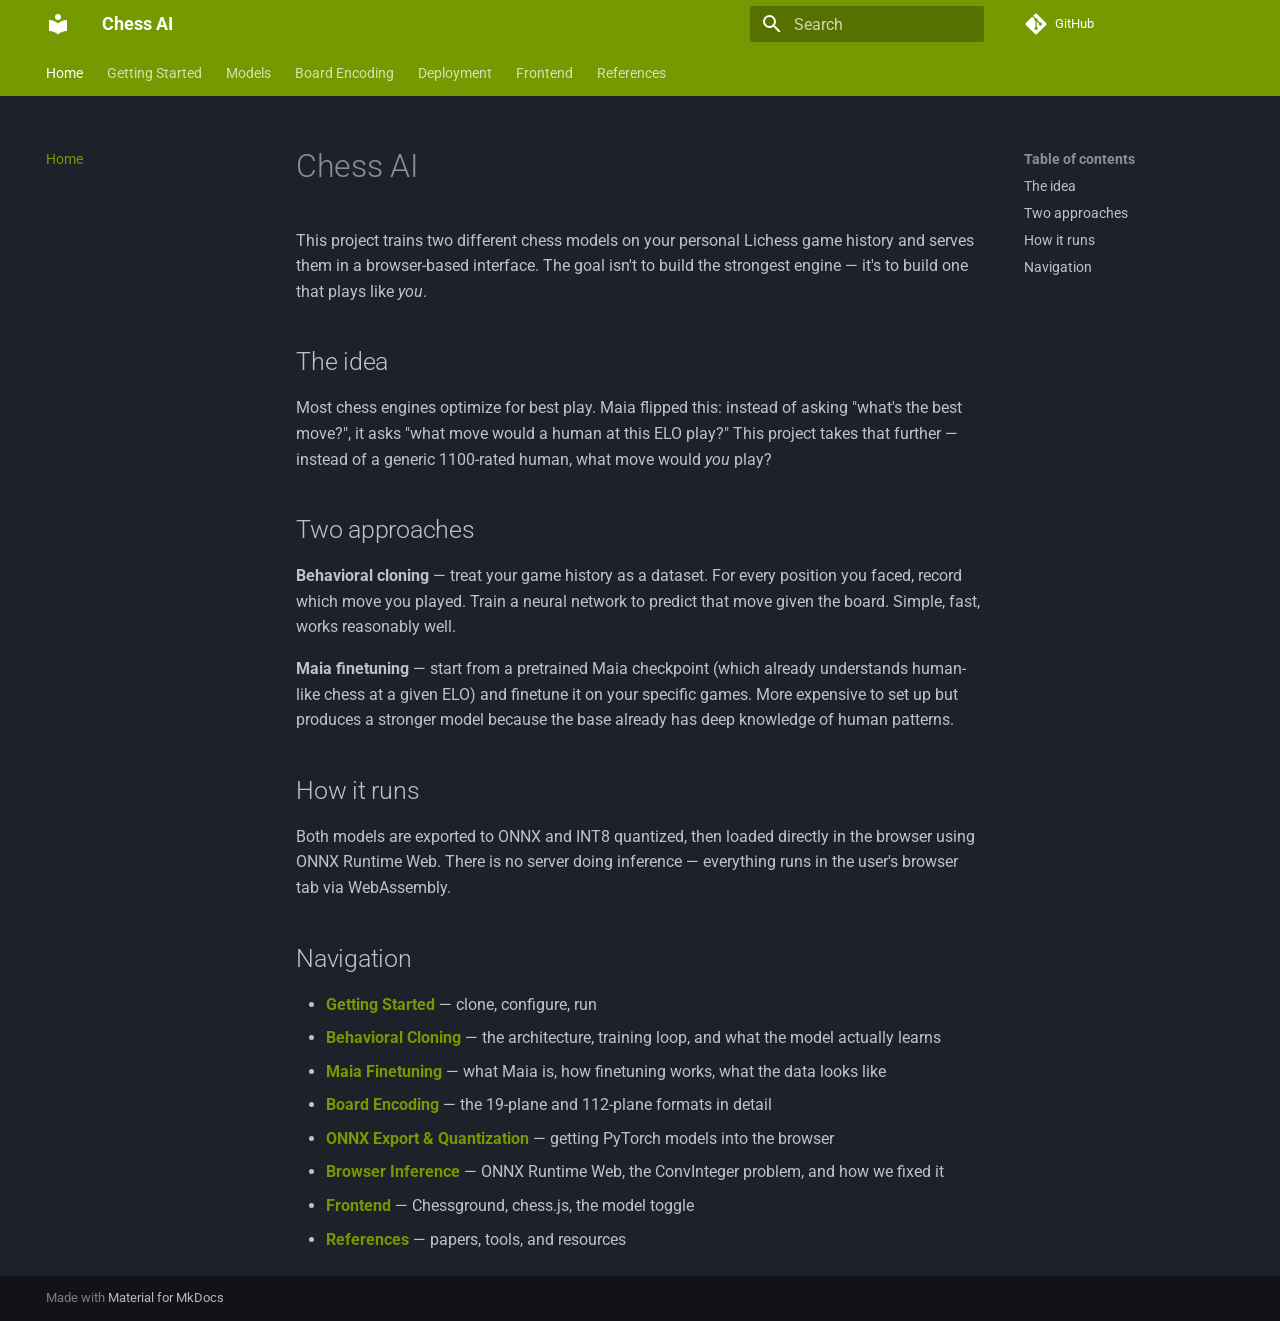
<file: index.html>
<!doctype html>
<html lang="en" class="no-js">
  <head>
    
      <meta charset="utf-8">
      <meta name="viewport" content="width=device-width,initial-scale=1">
      
        <meta name="description" content="A personal chess AI trained on your own Lichess games">
      
      
      
      
      
        <link rel="next" href="setup/">
      
      
        
      
      
      <link rel="icon" href="assets/images/favicon.png">
      <meta name="generator" content="mkdocs-1.6.1, mkdocs-material-9.7.6">
    
    
      
        <title>Chess AI</title>
      
    
    
      <link rel="stylesheet" href="assets/stylesheets/main.484c7ddc.min.css">
      
        
        <link rel="stylesheet" href="assets/stylesheets/palette.ab4e12ef.min.css">
      
      


    
    
      
    
    
      
        
        
        <link rel="preconnect" href="https://fonts.gstatic.com" crossorigin>
        <link rel="stylesheet" href="https://fonts.googleapis.com/css?family=Roboto:300,300i,400,400i,700,700i%7CRoboto+Mono:400,400i,700,700i&display=fallback">
        <style>:root{--md-text-font:"Roboto";--md-code-font:"Roboto Mono"}</style>
      
    
    
      <link rel="stylesheet" href="stylesheets/extra.css">
    
    <script>__md_scope=new URL(".",location),__md_hash=e=>[...e].reduce(((e,_)=>(e<<5)-e+_.charCodeAt(0)),0),__md_get=(e,_=localStorage,t=__md_scope)=>JSON.parse(_.getItem(t.pathname+"."+e)),__md_set=(e,_,t=localStorage,a=__md_scope)=>{try{t.setItem(a.pathname+"."+e,JSON.stringify(_))}catch(e){}}</script>
    
      

    
    
  </head>
  
  
    
    
      
    
    
    
    
    <body dir="ltr" data-md-color-scheme="slate" data-md-color-primary="custom" data-md-color-accent="custom">
  
    
    <input class="md-toggle" data-md-toggle="drawer" type="checkbox" id="__drawer" autocomplete="off">
    <input class="md-toggle" data-md-toggle="search" type="checkbox" id="__search" autocomplete="off">
    <label class="md-overlay" for="__drawer"></label>
    <div data-md-component="skip">
      
        
        <a href="#chess-ai" class="md-skip">
          Skip to content
        </a>
      
    </div>
    <div data-md-component="announce">
      
    </div>
    
    
      

<header class="md-header" data-md-component="header">
  <nav class="md-header__inner md-grid" aria-label="Header">
    <a href="." title="Chess AI" class="md-header__button md-logo" aria-label="Chess AI" data-md-component="logo">
      
  
  <svg xmlns="http://www.w3.org/2000/svg" viewBox="0 0 24 24"><path d="M12 8a3 3 0 0 0 3-3 3 3 0 0 0-3-3 3 3 0 0 0-3 3 3 3 0 0 0 3 3m0 3.54C9.64 9.35 6.5 8 3 8v11c3.5 0 6.64 1.35 9 3.54 2.36-2.19 5.5-3.54 9-3.54V8c-3.5 0-6.64 1.35-9 3.54"/></svg>

    </a>
    <label class="md-header__button md-icon" for="__drawer">
      
      <svg xmlns="http://www.w3.org/2000/svg" viewBox="0 0 24 24"><path d="M3 6h18v2H3zm0 5h18v2H3zm0 5h18v2H3z"/></svg>
    </label>
    <div class="md-header__title" data-md-component="header-title">
      <div class="md-header__ellipsis">
        <div class="md-header__topic">
          <span class="md-ellipsis">
            Chess AI
          </span>
        </div>
        <div class="md-header__topic" data-md-component="header-topic">
          <span class="md-ellipsis">
            
              Home
            
          </span>
        </div>
      </div>
    </div>
    
      
        <form class="md-header__option" data-md-component="palette">
  
    
    
    
    <input class="md-option" data-md-color-media="" data-md-color-scheme="slate" data-md-color-primary="custom" data-md-color-accent="custom"  aria-hidden="true"  type="radio" name="__palette" id="__palette_0">
    
  
</form>
      
    
    
      <script>var palette=__md_get("__palette");if(palette&&palette.color){if("(prefers-color-scheme)"===palette.color.media){var media=matchMedia("(prefers-color-scheme: light)"),input=document.querySelector(media.matches?"[data-md-color-media='(prefers-color-scheme: light)']":"[data-md-color-media='(prefers-color-scheme: dark)']");palette.color.media=input.getAttribute("data-md-color-media"),palette.color.scheme=input.getAttribute("data-md-color-scheme"),palette.color.primary=input.getAttribute("data-md-color-primary"),palette.color.accent=input.getAttribute("data-md-color-accent")}for(var[key,value]of Object.entries(palette.color))document.body.setAttribute("data-md-color-"+key,value)}</script>
    
    
    
      
      
        <label class="md-header__button md-icon" for="__search">
          
          <svg xmlns="http://www.w3.org/2000/svg" viewBox="0 0 24 24"><path d="M9.5 3A6.5 6.5 0 0 1 16 9.5c0 1.61-.59 3.09-1.56 4.23l.27.27h.79l5 5-1.5 1.5-5-5v-.79l-.27-.27A6.52 6.52 0 0 1 9.5 16 6.5 6.5 0 0 1 3 9.5 6.5 6.5 0 0 1 9.5 3m0 2C7 5 5 7 5 9.5S7 14 9.5 14 14 12 14 9.5 12 5 9.5 5"/></svg>
        </label>
        <div class="md-search" data-md-component="search" role="dialog">
  <label class="md-search__overlay" for="__search"></label>
  <div class="md-search__inner" role="search">
    <form class="md-search__form" name="search">
      <input type="text" class="md-search__input" name="query" aria-label="Search" placeholder="Search" autocapitalize="off" autocorrect="off" autocomplete="off" spellcheck="false" data-md-component="search-query" required>
      <label class="md-search__icon md-icon" for="__search">
        
        <svg xmlns="http://www.w3.org/2000/svg" viewBox="0 0 24 24"><path d="M9.5 3A6.5 6.5 0 0 1 16 9.5c0 1.61-.59 3.09-1.56 4.23l.27.27h.79l5 5-1.5 1.5-5-5v-.79l-.27-.27A6.52 6.52 0 0 1 9.5 16 6.5 6.5 0 0 1 3 9.5 6.5 6.5 0 0 1 9.5 3m0 2C7 5 5 7 5 9.5S7 14 9.5 14 14 12 14 9.5 12 5 9.5 5"/></svg>
        
        <svg xmlns="http://www.w3.org/2000/svg" viewBox="0 0 24 24"><path d="M20 11v2H8l5.5 5.5-1.42 1.42L4.16 12l7.92-7.92L13.5 5.5 8 11z"/></svg>
      </label>
      <nav class="md-search__options" aria-label="Search">
        
        <button type="reset" class="md-search__icon md-icon" title="Clear" aria-label="Clear" tabindex="-1">
          
          <svg xmlns="http://www.w3.org/2000/svg" viewBox="0 0 24 24"><path d="M19 6.41 17.59 5 12 10.59 6.41 5 5 6.41 10.59 12 5 17.59 6.41 19 12 13.41 17.59 19 19 17.59 13.41 12z"/></svg>
        </button>
      </nav>
      
    </form>
    <div class="md-search__output">
      <div class="md-search__scrollwrap" tabindex="0" data-md-scrollfix>
        <div class="md-search-result" data-md-component="search-result">
          <div class="md-search-result__meta">
            Initializing search
          </div>
          <ol class="md-search-result__list" role="presentation"></ol>
        </div>
      </div>
    </div>
  </div>
</div>
      
    
    
      <div class="md-header__source">
        <a href="https://github.com/your-username/chess-ai" title="Go to repository" class="md-source" data-md-component="source">
  <div class="md-source__icon md-icon">
    
    <svg xmlns="http://www.w3.org/2000/svg" viewBox="0 0 448 512"><!--! Font Awesome Free 7.1.0 by @fontawesome - https://fontawesome.com License - https://fontawesome.com/license/free (Icons: CC BY 4.0, Fonts: SIL OFL 1.1, Code: MIT License) Copyright 2025 Fonticons, Inc.--><path d="M439.6 236.1 244 40.5c-5.4-5.5-12.8-8.5-20.4-8.5s-15 3-20.4 8.4L162.5 81l51.5 51.5c27.1-9.1 52.7 16.8 43.4 43.7l49.7 49.7c34.2-11.8 61.2 31 35.5 56.7-26.5 26.5-70.2-2.9-56-37.3L240.3 199v121.9c25.3 12.5 22.3 41.8 9.1 55-6.4 6.4-15.2 10.1-24.3 10.1s-17.8-3.6-24.3-10.1c-17.6-17.6-11.1-46.9 11.2-56v-123c-20.8-8.5-24.6-30.7-18.6-45L142.6 101 8.5 235.1C3 240.6 0 247.9 0 255.5s3 15 8.5 20.4l195.6 195.7c5.4 5.4 12.7 8.4 20.4 8.4s15-3 20.4-8.4l194.7-194.7c5.4-5.4 8.4-12.8 8.4-20.4s-3-15-8.4-20.4"/></svg>
  </div>
  <div class="md-source__repository">
    GitHub
  </div>
</a>
      </div>
    
  </nav>
  
</header>
    
    <div class="md-container" data-md-component="container">
      
      
        
          
            
<nav class="md-tabs" aria-label="Tabs" data-md-component="tabs">
  <div class="md-grid">
    <ul class="md-tabs__list">
      
        
  
  
  
    
  
  
    <li class="md-tabs__item md-tabs__item--active">
      <a href="." class="md-tabs__link">
        
  
  
    
  
  Home

      </a>
    </li>
  

      
        
  
  
  
  
    <li class="md-tabs__item">
      <a href="setup/" class="md-tabs__link">
        
  
  
    
  
  Getting Started

      </a>
    </li>
  

      
        
  
  
  
  
    
    
      <li class="md-tabs__item">
        <a href="behavioral/" class="md-tabs__link">
          
  
  
  Models

        </a>
      </li>
    
  

      
        
  
  
  
  
    <li class="md-tabs__item">
      <a href="encoding/" class="md-tabs__link">
        
  
  
    
  
  Board Encoding

      </a>
    </li>
  

      
        
  
  
  
  
    
    
      <li class="md-tabs__item">
        <a href="deployment/" class="md-tabs__link">
          
  
  
  Deployment

        </a>
      </li>
    
  

      
        
  
  
  
  
    <li class="md-tabs__item">
      <a href="frontend/" class="md-tabs__link">
        
  
  
    
  
  Frontend

      </a>
    </li>
  

      
        
  
  
  
  
    <li class="md-tabs__item">
      <a href="references/" class="md-tabs__link">
        
  
  
    
  
  References

      </a>
    </li>
  

      
    </ul>
  </div>
</nav>
          
        
      
      <main class="md-main" data-md-component="main">
        <div class="md-main__inner md-grid">
          
            
              
              <div class="md-sidebar md-sidebar--primary" data-md-component="sidebar" data-md-type="navigation" >
                <div class="md-sidebar__scrollwrap">
                  <div class="md-sidebar__inner">
                    


  


<nav class="md-nav md-nav--primary md-nav--lifted" aria-label="Navigation" data-md-level="0">
  <label class="md-nav__title" for="__drawer">
    <a href="." title="Chess AI" class="md-nav__button md-logo" aria-label="Chess AI" data-md-component="logo">
      
  
  <svg xmlns="http://www.w3.org/2000/svg" viewBox="0 0 24 24"><path d="M12 8a3 3 0 0 0 3-3 3 3 0 0 0-3-3 3 3 0 0 0-3 3 3 3 0 0 0 3 3m0 3.54C9.64 9.35 6.5 8 3 8v11c3.5 0 6.64 1.35 9 3.54 2.36-2.19 5.5-3.54 9-3.54V8c-3.5 0-6.64 1.35-9 3.54"/></svg>

    </a>
    Chess AI
  </label>
  
    <div class="md-nav__source">
      <a href="https://github.com/your-username/chess-ai" title="Go to repository" class="md-source" data-md-component="source">
  <div class="md-source__icon md-icon">
    
    <svg xmlns="http://www.w3.org/2000/svg" viewBox="0 0 448 512"><!--! Font Awesome Free 7.1.0 by @fontawesome - https://fontawesome.com License - https://fontawesome.com/license/free (Icons: CC BY 4.0, Fonts: SIL OFL 1.1, Code: MIT License) Copyright 2025 Fonticons, Inc.--><path d="M439.6 236.1 244 40.5c-5.4-5.5-12.8-8.5-20.4-8.5s-15 3-20.4 8.4L162.5 81l51.5 51.5c27.1-9.1 52.7 16.8 43.4 43.7l49.7 49.7c34.2-11.8 61.2 31 35.5 56.7-26.5 26.5-70.2-2.9-56-37.3L240.3 199v121.9c25.3 12.5 22.3 41.8 9.1 55-6.4 6.4-15.2 10.1-24.3 10.1s-17.8-3.6-24.3-10.1c-17.6-17.6-11.1-46.9 11.2-56v-123c-20.8-8.5-24.6-30.7-18.6-45L142.6 101 8.5 235.1C3 240.6 0 247.9 0 255.5s3 15 8.5 20.4l195.6 195.7c5.4 5.4 12.7 8.4 20.4 8.4s15-3 20.4-8.4l194.7-194.7c5.4-5.4 8.4-12.8 8.4-20.4s-3-15-8.4-20.4"/></svg>
  </div>
  <div class="md-source__repository">
    GitHub
  </div>
</a>
    </div>
  
  <ul class="md-nav__list" data-md-scrollfix>
    
      
      
  
  
    
  
  
  
    <li class="md-nav__item md-nav__item--active">
      
      <input class="md-nav__toggle md-toggle" type="checkbox" id="__toc">
      
      
        
      
      
        <label class="md-nav__link md-nav__link--active" for="__toc">
          
  
  
  <span class="md-ellipsis">
    
  
    Home
  

    
  </span>
  
  

          <span class="md-nav__icon md-icon"></span>
        </label>
      
      <a href="." class="md-nav__link md-nav__link--active">
        
  
  
  <span class="md-ellipsis">
    
  
    Home
  

    
  </span>
  
  

      </a>
      
        

<nav class="md-nav md-nav--secondary" aria-label="Table of contents">
  
  
  
    
  
  
    <label class="md-nav__title" for="__toc">
      <span class="md-nav__icon md-icon"></span>
      Table of contents
    </label>
    <ul class="md-nav__list" data-md-component="toc" data-md-scrollfix>
      
        <li class="md-nav__item">
  <a href="#the-idea" class="md-nav__link">
    <span class="md-ellipsis">
      
        The idea
      
    </span>
  </a>
  
</li>
      
        <li class="md-nav__item">
  <a href="#two-approaches" class="md-nav__link">
    <span class="md-ellipsis">
      
        Two approaches
      
    </span>
  </a>
  
</li>
      
        <li class="md-nav__item">
  <a href="#how-it-runs" class="md-nav__link">
    <span class="md-ellipsis">
      
        How it runs
      
    </span>
  </a>
  
</li>
      
        <li class="md-nav__item">
  <a href="#navigation" class="md-nav__link">
    <span class="md-ellipsis">
      
        Navigation
      
    </span>
  </a>
  
</li>
      
    </ul>
  
</nav>
      
    </li>
  

    
      
      
  
  
  
  
    <li class="md-nav__item">
      <a href="setup/" class="md-nav__link">
        
  
  
  <span class="md-ellipsis">
    
  
    Getting Started
  

    
  </span>
  
  

      </a>
    </li>
  

    
      
      
  
  
  
  
    
    
    
    
      
      
        
      
    
    
    <li class="md-nav__item md-nav__item--nested">
      
        
        
        <input class="md-nav__toggle md-toggle " type="checkbox" id="__nav_3" >
        
          
          <label class="md-nav__link" for="__nav_3" id="__nav_3_label" tabindex="0">
            
  
  
  <span class="md-ellipsis">
    
  
    Models
  

    
  </span>
  
  

            <span class="md-nav__icon md-icon"></span>
          </label>
        
        <nav class="md-nav" data-md-level="1" aria-labelledby="__nav_3_label" aria-expanded="false">
          <label class="md-nav__title" for="__nav_3">
            <span class="md-nav__icon md-icon"></span>
            
  
    Models
  

          </label>
          <ul class="md-nav__list" data-md-scrollfix>
            
              
                
  
  
  
  
    <li class="md-nav__item">
      <a href="behavioral/" class="md-nav__link">
        
  
  
  <span class="md-ellipsis">
    
  
    Behavioral Cloning
  

    
  </span>
  
  

      </a>
    </li>
  

              
            
              
                
  
  
  
  
    <li class="md-nav__item">
      <a href="maia/" class="md-nav__link">
        
  
  
  <span class="md-ellipsis">
    
  
    Maia Finetuning
  

    
  </span>
  
  

      </a>
    </li>
  

              
            
          </ul>
        </nav>
      
    </li>
  

    
      
      
  
  
  
  
    <li class="md-nav__item">
      <a href="encoding/" class="md-nav__link">
        
  
  
  <span class="md-ellipsis">
    
  
    Board Encoding
  

    
  </span>
  
  

      </a>
    </li>
  

    
      
      
  
  
  
  
    
    
    
    
      
      
        
      
    
    
    <li class="md-nav__item md-nav__item--nested">
      
        
        
        <input class="md-nav__toggle md-toggle " type="checkbox" id="__nav_5" >
        
          
          <label class="md-nav__link" for="__nav_5" id="__nav_5_label" tabindex="0">
            
  
  
  <span class="md-ellipsis">
    
  
    Deployment
  

    
  </span>
  
  

            <span class="md-nav__icon md-icon"></span>
          </label>
        
        <nav class="md-nav" data-md-level="1" aria-labelledby="__nav_5_label" aria-expanded="false">
          <label class="md-nav__title" for="__nav_5">
            <span class="md-nav__icon md-icon"></span>
            
  
    Deployment
  

          </label>
          <ul class="md-nav__list" data-md-scrollfix>
            
              
                
  
  
  
  
    <li class="md-nav__item">
      <a href="deployment/" class="md-nav__link">
        
  
  
  <span class="md-ellipsis">
    
  
    ONNX Export & Quantization
  

    
  </span>
  
  

      </a>
    </li>
  

              
            
              
                
  
  
  
  
    <li class="md-nav__item">
      <a href="browser/" class="md-nav__link">
        
  
  
  <span class="md-ellipsis">
    
  
    Browser Inference
  

    
  </span>
  
  

      </a>
    </li>
  

              
            
          </ul>
        </nav>
      
    </li>
  

    
      
      
  
  
  
  
    <li class="md-nav__item">
      <a href="frontend/" class="md-nav__link">
        
  
  
  <span class="md-ellipsis">
    
  
    Frontend
  

    
  </span>
  
  

      </a>
    </li>
  

    
      
      
  
  
  
  
    <li class="md-nav__item">
      <a href="references/" class="md-nav__link">
        
  
  
  <span class="md-ellipsis">
    
  
    References
  

    
  </span>
  
  

      </a>
    </li>
  

    
  </ul>
</nav>
                  </div>
                </div>
              </div>
            
            
              
              <div class="md-sidebar md-sidebar--secondary" data-md-component="sidebar" data-md-type="toc" >
                <div class="md-sidebar__scrollwrap">
                  <div class="md-sidebar__inner">
                    

<nav class="md-nav md-nav--secondary" aria-label="Table of contents">
  
  
  
    
  
  
    <label class="md-nav__title" for="__toc">
      <span class="md-nav__icon md-icon"></span>
      Table of contents
    </label>
    <ul class="md-nav__list" data-md-component="toc" data-md-scrollfix>
      
        <li class="md-nav__item">
  <a href="#the-idea" class="md-nav__link">
    <span class="md-ellipsis">
      
        The idea
      
    </span>
  </a>
  
</li>
      
        <li class="md-nav__item">
  <a href="#two-approaches" class="md-nav__link">
    <span class="md-ellipsis">
      
        Two approaches
      
    </span>
  </a>
  
</li>
      
        <li class="md-nav__item">
  <a href="#how-it-runs" class="md-nav__link">
    <span class="md-ellipsis">
      
        How it runs
      
    </span>
  </a>
  
</li>
      
        <li class="md-nav__item">
  <a href="#navigation" class="md-nav__link">
    <span class="md-ellipsis">
      
        Navigation
      
    </span>
  </a>
  
</li>
      
    </ul>
  
</nav>
                  </div>
                </div>
              </div>
            
          
          
            <div class="md-content" data-md-component="content">
              
              <article class="md-content__inner md-typeset">
                
                  


  
  


<h1 id="chess-ai">Chess AI</h1>
<p>This project trains two different chess models on your personal Lichess game history and serves them in a browser-based interface. The goal isn't to build the strongest engine — it's to build one that plays like <em>you</em>.</p>
<h2 id="the-idea">The idea</h2>
<p>Most chess engines optimize for best play. Maia flipped this: instead of asking "what's the best move?", it asks "what move would a human at this ELO play?" This project takes that further — instead of a generic 1100-rated human, what move would <em>you</em> play?</p>
<h2 id="two-approaches">Two approaches</h2>
<p><strong>Behavioral cloning</strong> — treat your game history as a dataset. For every position you faced, record which move you played. Train a neural network to predict that move given the board. Simple, fast, works reasonably well.</p>
<p><strong>Maia finetuning</strong> — start from a pretrained Maia checkpoint (which already understands human-like chess at a given ELO) and finetune it on your specific games. More expensive to set up but produces a stronger model because the base already has deep knowledge of human patterns.</p>
<h2 id="how-it-runs">How it runs</h2>
<p>Both models are exported to ONNX and INT8 quantized, then loaded directly in the browser using ONNX Runtime Web. There is no server doing inference — everything runs in the user's browser tab via WebAssembly.</p>
<h2 id="navigation">Navigation</h2>
<ul>
<li><strong><a href="setup/">Getting Started</a></strong> — clone, configure, run</li>
<li><strong><a href="behavioral/">Behavioral Cloning</a></strong> — the architecture, training loop, and what the model actually learns</li>
<li><strong><a href="maia/">Maia Finetuning</a></strong> — what Maia is, how finetuning works, what the data looks like</li>
<li><strong><a href="encoding/">Board Encoding</a></strong> — the 19-plane and 112-plane formats in detail</li>
<li><strong><a href="deployment/">ONNX Export &amp; Quantization</a></strong> — getting PyTorch models into the browser</li>
<li><strong><a href="browser/">Browser Inference</a></strong> — ONNX Runtime Web, the ConvInteger problem, and how we fixed it</li>
<li><strong><a href="frontend/">Frontend</a></strong> — Chessground, chess.js, the model toggle</li>
<li><strong><a href="references/">References</a></strong> — papers, tools, and resources</li>
</ul>












                
              </article>
            </div>
          
          
<script>var target=document.getElementById(location.hash.slice(1));target&&target.name&&(target.checked=target.name.startsWith("__tabbed_"))</script>
        </div>
        
          <button type="button" class="md-top md-icon" data-md-component="top" hidden>
  
  <svg xmlns="http://www.w3.org/2000/svg" viewBox="0 0 24 24"><path d="M13 20h-2V8l-5.5 5.5-1.42-1.42L12 4.16l7.92 7.92-1.42 1.42L13 8z"/></svg>
  Back to top
</button>
        
      </main>
      
        <footer class="md-footer">
  
  <div class="md-footer-meta md-typeset">
    <div class="md-footer-meta__inner md-grid">
      <div class="md-copyright">
  
  
    Made with
    <a href="https://squidfunk.github.io/mkdocs-material/" target="_blank" rel="noopener">
      Material for MkDocs
    </a>
  
</div>
      
    </div>
  </div>
</footer>
      
    </div>
    <div class="md-dialog" data-md-component="dialog">
      <div class="md-dialog__inner md-typeset"></div>
    </div>
    
    
    
      
      
      <script id="__config" type="application/json">{"annotate": null, "base": ".", "features": ["navigation.tabs", "navigation.sections", "navigation.top", "content.code.copy"], "search": "assets/javascripts/workers/search.2c215733.min.js", "tags": null, "translations": {"clipboard.copied": "Copied to clipboard", "clipboard.copy": "Copy to clipboard", "search.result.more.one": "1 more on this page", "search.result.more.other": "# more on this page", "search.result.none": "No matching documents", "search.result.one": "1 matching document", "search.result.other": "# matching documents", "search.result.placeholder": "Type to start searching", "search.result.term.missing": "Missing", "select.version": "Select version"}, "version": null}</script>
    
    
      <script src="assets/javascripts/bundle.79ae519e.min.js"></script>
      
    
  </body>
</html>
</file>
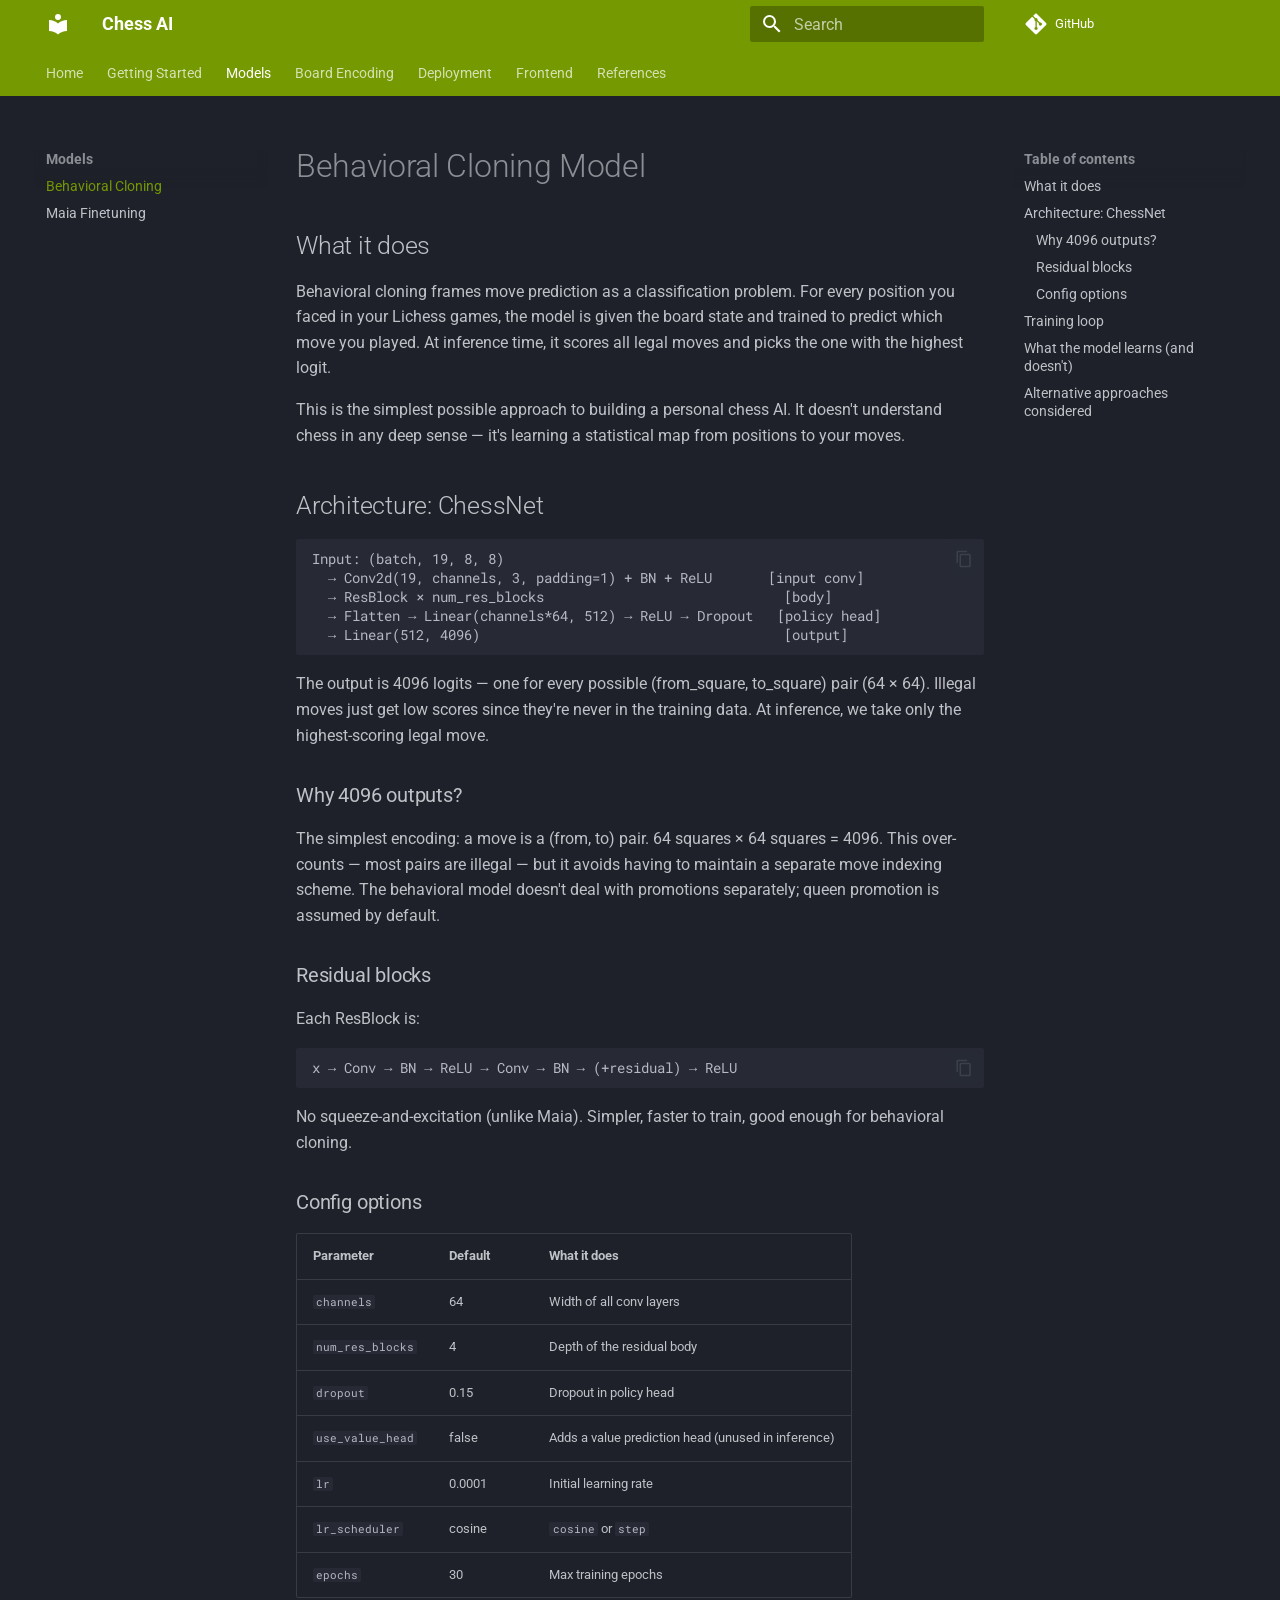
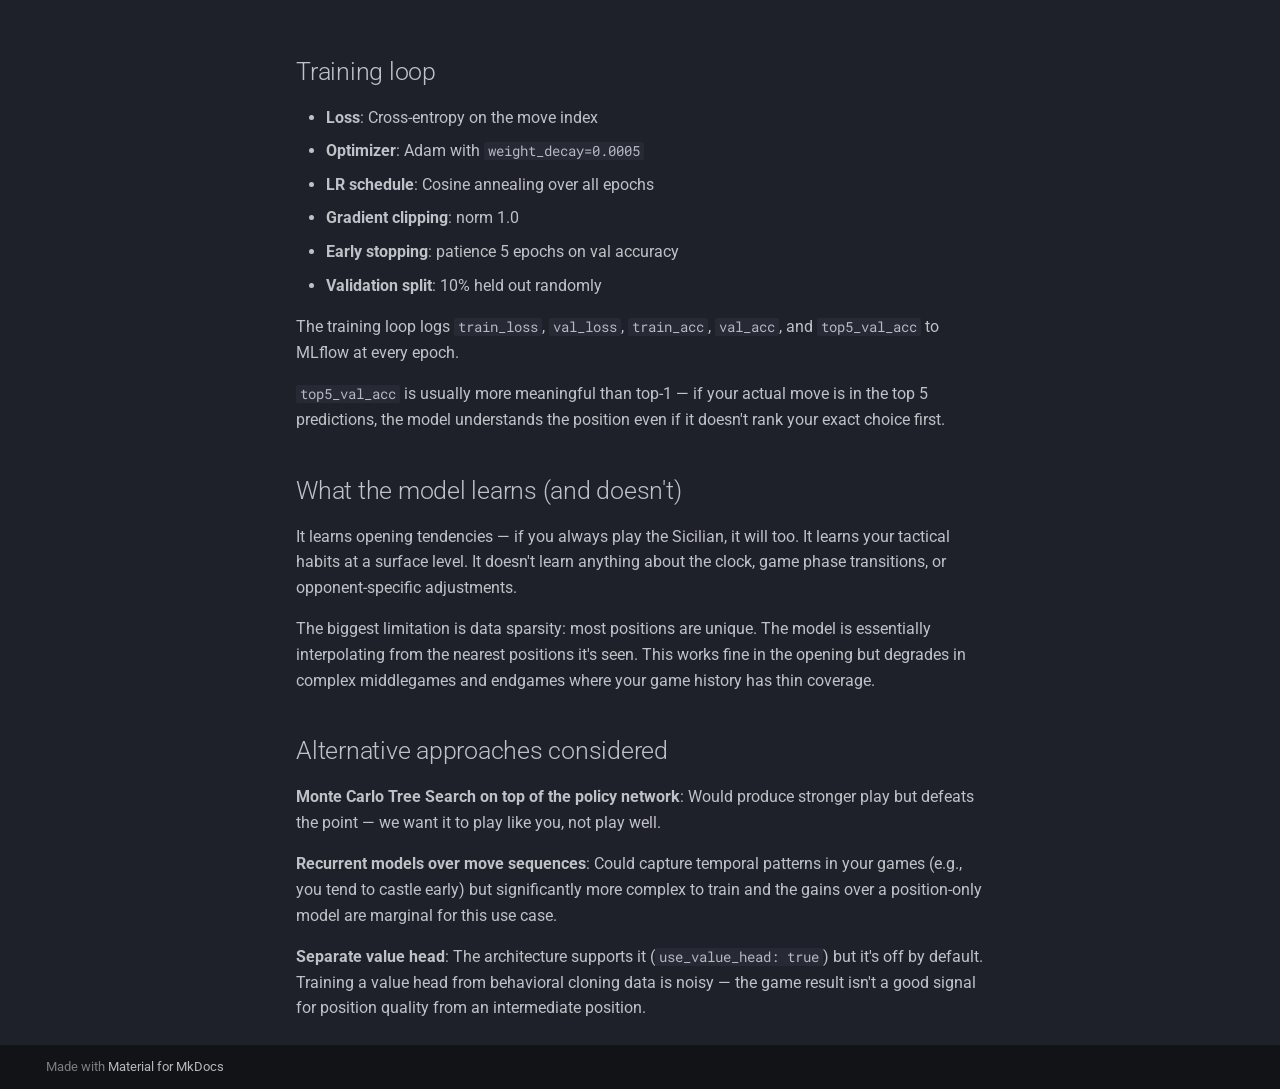
<file: behavioral/index.html>
<!doctype html>
<html lang="en" class="no-js">
  <head>
    
      <meta charset="utf-8">
      <meta name="viewport" content="width=device-width,initial-scale=1">
      
        <meta name="description" content="A personal chess AI trained on your own Lichess games">
      
      
      
      
        <link rel="prev" href="../setup/">
      
      
        <link rel="next" href="../maia/">
      
      
        
      
      
      <link rel="icon" href="../assets/images/favicon.png">
      <meta name="generator" content="mkdocs-1.6.1, mkdocs-material-9.7.6">
    
    
      
        <title>Behavioral Cloning - Chess AI</title>
      
    
    
      <link rel="stylesheet" href="../assets/stylesheets/main.484c7ddc.min.css">
      
        
        <link rel="stylesheet" href="../assets/stylesheets/palette.ab4e12ef.min.css">
      
      


    
    
      
    
    
      
        
        
        <link rel="preconnect" href="https://fonts.gstatic.com" crossorigin>
        <link rel="stylesheet" href="https://fonts.googleapis.com/css?family=Roboto:300,300i,400,400i,700,700i%7CRoboto+Mono:400,400i,700,700i&display=fallback">
        <style>:root{--md-text-font:"Roboto";--md-code-font:"Roboto Mono"}</style>
      
    
    
      <link rel="stylesheet" href="../stylesheets/extra.css">
    
    <script>__md_scope=new URL("..",location),__md_hash=e=>[...e].reduce(((e,_)=>(e<<5)-e+_.charCodeAt(0)),0),__md_get=(e,_=localStorage,t=__md_scope)=>JSON.parse(_.getItem(t.pathname+"."+e)),__md_set=(e,_,t=localStorage,a=__md_scope)=>{try{t.setItem(a.pathname+"."+e,JSON.stringify(_))}catch(e){}}</script>
    
      

    
    
  </head>
  
  
    
    
      
    
    
    
    
    <body dir="ltr" data-md-color-scheme="slate" data-md-color-primary="custom" data-md-color-accent="custom">
  
    
    <input class="md-toggle" data-md-toggle="drawer" type="checkbox" id="__drawer" autocomplete="off">
    <input class="md-toggle" data-md-toggle="search" type="checkbox" id="__search" autocomplete="off">
    <label class="md-overlay" for="__drawer"></label>
    <div data-md-component="skip">
      
        
        <a href="#behavioral-cloning-model" class="md-skip">
          Skip to content
        </a>
      
    </div>
    <div data-md-component="announce">
      
    </div>
    
    
      

<header class="md-header" data-md-component="header">
  <nav class="md-header__inner md-grid" aria-label="Header">
    <a href=".." title="Chess AI" class="md-header__button md-logo" aria-label="Chess AI" data-md-component="logo">
      
  
  <svg xmlns="http://www.w3.org/2000/svg" viewBox="0 0 24 24"><path d="M12 8a3 3 0 0 0 3-3 3 3 0 0 0-3-3 3 3 0 0 0-3 3 3 3 0 0 0 3 3m0 3.54C9.64 9.35 6.5 8 3 8v11c3.5 0 6.64 1.35 9 3.54 2.36-2.19 5.5-3.54 9-3.54V8c-3.5 0-6.64 1.35-9 3.54"/></svg>

    </a>
    <label class="md-header__button md-icon" for="__drawer">
      
      <svg xmlns="http://www.w3.org/2000/svg" viewBox="0 0 24 24"><path d="M3 6h18v2H3zm0 5h18v2H3zm0 5h18v2H3z"/></svg>
    </label>
    <div class="md-header__title" data-md-component="header-title">
      <div class="md-header__ellipsis">
        <div class="md-header__topic">
          <span class="md-ellipsis">
            Chess AI
          </span>
        </div>
        <div class="md-header__topic" data-md-component="header-topic">
          <span class="md-ellipsis">
            
              Behavioral Cloning
            
          </span>
        </div>
      </div>
    </div>
    
      
        <form class="md-header__option" data-md-component="palette">
  
    
    
    
    <input class="md-option" data-md-color-media="" data-md-color-scheme="slate" data-md-color-primary="custom" data-md-color-accent="custom"  aria-hidden="true"  type="radio" name="__palette" id="__palette_0">
    
  
</form>
      
    
    
      <script>var palette=__md_get("__palette");if(palette&&palette.color){if("(prefers-color-scheme)"===palette.color.media){var media=matchMedia("(prefers-color-scheme: light)"),input=document.querySelector(media.matches?"[data-md-color-media='(prefers-color-scheme: light)']":"[data-md-color-media='(prefers-color-scheme: dark)']");palette.color.media=input.getAttribute("data-md-color-media"),palette.color.scheme=input.getAttribute("data-md-color-scheme"),palette.color.primary=input.getAttribute("data-md-color-primary"),palette.color.accent=input.getAttribute("data-md-color-accent")}for(var[key,value]of Object.entries(palette.color))document.body.setAttribute("data-md-color-"+key,value)}</script>
    
    
    
      
      
        <label class="md-header__button md-icon" for="__search">
          
          <svg xmlns="http://www.w3.org/2000/svg" viewBox="0 0 24 24"><path d="M9.5 3A6.5 6.5 0 0 1 16 9.5c0 1.61-.59 3.09-1.56 4.23l.27.27h.79l5 5-1.5 1.5-5-5v-.79l-.27-.27A6.52 6.52 0 0 1 9.5 16 6.5 6.5 0 0 1 3 9.5 6.5 6.5 0 0 1 9.5 3m0 2C7 5 5 7 5 9.5S7 14 9.5 14 14 12 14 9.5 12 5 9.5 5"/></svg>
        </label>
        <div class="md-search" data-md-component="search" role="dialog">
  <label class="md-search__overlay" for="__search"></label>
  <div class="md-search__inner" role="search">
    <form class="md-search__form" name="search">
      <input type="text" class="md-search__input" name="query" aria-label="Search" placeholder="Search" autocapitalize="off" autocorrect="off" autocomplete="off" spellcheck="false" data-md-component="search-query" required>
      <label class="md-search__icon md-icon" for="__search">
        
        <svg xmlns="http://www.w3.org/2000/svg" viewBox="0 0 24 24"><path d="M9.5 3A6.5 6.5 0 0 1 16 9.5c0 1.61-.59 3.09-1.56 4.23l.27.27h.79l5 5-1.5 1.5-5-5v-.79l-.27-.27A6.52 6.52 0 0 1 9.5 16 6.5 6.5 0 0 1 3 9.5 6.5 6.5 0 0 1 9.5 3m0 2C7 5 5 7 5 9.5S7 14 9.5 14 14 12 14 9.5 12 5 9.5 5"/></svg>
        
        <svg xmlns="http://www.w3.org/2000/svg" viewBox="0 0 24 24"><path d="M20 11v2H8l5.5 5.5-1.42 1.42L4.16 12l7.92-7.92L13.5 5.5 8 11z"/></svg>
      </label>
      <nav class="md-search__options" aria-label="Search">
        
        <button type="reset" class="md-search__icon md-icon" title="Clear" aria-label="Clear" tabindex="-1">
          
          <svg xmlns="http://www.w3.org/2000/svg" viewBox="0 0 24 24"><path d="M19 6.41 17.59 5 12 10.59 6.41 5 5 6.41 10.59 12 5 17.59 6.41 19 12 13.41 17.59 19 19 17.59 13.41 12z"/></svg>
        </button>
      </nav>
      
    </form>
    <div class="md-search__output">
      <div class="md-search__scrollwrap" tabindex="0" data-md-scrollfix>
        <div class="md-search-result" data-md-component="search-result">
          <div class="md-search-result__meta">
            Initializing search
          </div>
          <ol class="md-search-result__list" role="presentation"></ol>
        </div>
      </div>
    </div>
  </div>
</div>
      
    
    
      <div class="md-header__source">
        <a href="https://github.com/your-username/chess-ai" title="Go to repository" class="md-source" data-md-component="source">
  <div class="md-source__icon md-icon">
    
    <svg xmlns="http://www.w3.org/2000/svg" viewBox="0 0 448 512"><!--! Font Awesome Free 7.1.0 by @fontawesome - https://fontawesome.com License - https://fontawesome.com/license/free (Icons: CC BY 4.0, Fonts: SIL OFL 1.1, Code: MIT License) Copyright 2025 Fonticons, Inc.--><path d="M439.6 236.1 244 40.5c-5.4-5.5-12.8-8.5-20.4-8.5s-15 3-20.4 8.4L162.5 81l51.5 51.5c27.1-9.1 52.7 16.8 43.4 43.7l49.7 49.7c34.2-11.8 61.2 31 35.5 56.7-26.5 26.5-70.2-2.9-56-37.3L240.3 199v121.9c25.3 12.5 22.3 41.8 9.1 55-6.4 6.4-15.2 10.1-24.3 10.1s-17.8-3.6-24.3-10.1c-17.6-17.6-11.1-46.9 11.2-56v-123c-20.8-8.5-24.6-30.7-18.6-45L142.6 101 8.5 235.1C3 240.6 0 247.9 0 255.5s3 15 8.5 20.4l195.6 195.7c5.4 5.4 12.7 8.4 20.4 8.4s15-3 20.4-8.4l194.7-194.7c5.4-5.4 8.4-12.8 8.4-20.4s-3-15-8.4-20.4"/></svg>
  </div>
  <div class="md-source__repository">
    GitHub
  </div>
</a>
      </div>
    
  </nav>
  
</header>
    
    <div class="md-container" data-md-component="container">
      
      
        
          
            
<nav class="md-tabs" aria-label="Tabs" data-md-component="tabs">
  <div class="md-grid">
    <ul class="md-tabs__list">
      
        
  
  
  
  
    <li class="md-tabs__item">
      <a href=".." class="md-tabs__link">
        
  
  
    
  
  Home

      </a>
    </li>
  

      
        
  
  
  
  
    <li class="md-tabs__item">
      <a href="../setup/" class="md-tabs__link">
        
  
  
    
  
  Getting Started

      </a>
    </li>
  

      
        
  
  
  
    
  
  
    
    
      <li class="md-tabs__item md-tabs__item--active">
        <a href="./" class="md-tabs__link">
          
  
  
  Models

        </a>
      </li>
    
  

      
        
  
  
  
  
    <li class="md-tabs__item">
      <a href="../encoding/" class="md-tabs__link">
        
  
  
    
  
  Board Encoding

      </a>
    </li>
  

      
        
  
  
  
  
    
    
      <li class="md-tabs__item">
        <a href="../deployment/" class="md-tabs__link">
          
  
  
  Deployment

        </a>
      </li>
    
  

      
        
  
  
  
  
    <li class="md-tabs__item">
      <a href="../frontend/" class="md-tabs__link">
        
  
  
    
  
  Frontend

      </a>
    </li>
  

      
        
  
  
  
  
    <li class="md-tabs__item">
      <a href="../references/" class="md-tabs__link">
        
  
  
    
  
  References

      </a>
    </li>
  

      
    </ul>
  </div>
</nav>
          
        
      
      <main class="md-main" data-md-component="main">
        <div class="md-main__inner md-grid">
          
            
              
              <div class="md-sidebar md-sidebar--primary" data-md-component="sidebar" data-md-type="navigation" >
                <div class="md-sidebar__scrollwrap">
                  <div class="md-sidebar__inner">
                    


  


<nav class="md-nav md-nav--primary md-nav--lifted" aria-label="Navigation" data-md-level="0">
  <label class="md-nav__title" for="__drawer">
    <a href=".." title="Chess AI" class="md-nav__button md-logo" aria-label="Chess AI" data-md-component="logo">
      
  
  <svg xmlns="http://www.w3.org/2000/svg" viewBox="0 0 24 24"><path d="M12 8a3 3 0 0 0 3-3 3 3 0 0 0-3-3 3 3 0 0 0-3 3 3 3 0 0 0 3 3m0 3.54C9.64 9.35 6.5 8 3 8v11c3.5 0 6.64 1.35 9 3.54 2.36-2.19 5.5-3.54 9-3.54V8c-3.5 0-6.64 1.35-9 3.54"/></svg>

    </a>
    Chess AI
  </label>
  
    <div class="md-nav__source">
      <a href="https://github.com/your-username/chess-ai" title="Go to repository" class="md-source" data-md-component="source">
  <div class="md-source__icon md-icon">
    
    <svg xmlns="http://www.w3.org/2000/svg" viewBox="0 0 448 512"><!--! Font Awesome Free 7.1.0 by @fontawesome - https://fontawesome.com License - https://fontawesome.com/license/free (Icons: CC BY 4.0, Fonts: SIL OFL 1.1, Code: MIT License) Copyright 2025 Fonticons, Inc.--><path d="M439.6 236.1 244 40.5c-5.4-5.5-12.8-8.5-20.4-8.5s-15 3-20.4 8.4L162.5 81l51.5 51.5c27.1-9.1 52.7 16.8 43.4 43.7l49.7 49.7c34.2-11.8 61.2 31 35.5 56.7-26.5 26.5-70.2-2.9-56-37.3L240.3 199v121.9c25.3 12.5 22.3 41.8 9.1 55-6.4 6.4-15.2 10.1-24.3 10.1s-17.8-3.6-24.3-10.1c-17.6-17.6-11.1-46.9 11.2-56v-123c-20.8-8.5-24.6-30.7-18.6-45L142.6 101 8.5 235.1C3 240.6 0 247.9 0 255.5s3 15 8.5 20.4l195.6 195.7c5.4 5.4 12.7 8.4 20.4 8.4s15-3 20.4-8.4l194.7-194.7c5.4-5.4 8.4-12.8 8.4-20.4s-3-15-8.4-20.4"/></svg>
  </div>
  <div class="md-source__repository">
    GitHub
  </div>
</a>
    </div>
  
  <ul class="md-nav__list" data-md-scrollfix>
    
      
      
  
  
  
  
    <li class="md-nav__item">
      <a href=".." class="md-nav__link">
        
  
  
  <span class="md-ellipsis">
    
  
    Home
  

    
  </span>
  
  

      </a>
    </li>
  

    
      
      
  
  
  
  
    <li class="md-nav__item">
      <a href="../setup/" class="md-nav__link">
        
  
  
  <span class="md-ellipsis">
    
  
    Getting Started
  

    
  </span>
  
  

      </a>
    </li>
  

    
      
      
  
  
    
  
  
  
    
    
    
    
      
        
        
      
      
        
      
    
    
    <li class="md-nav__item md-nav__item--active md-nav__item--section md-nav__item--nested">
      
        
        
        <input class="md-nav__toggle md-toggle " type="checkbox" id="__nav_3" checked>
        
          
          <label class="md-nav__link" for="__nav_3" id="__nav_3_label" tabindex="">
            
  
  
  <span class="md-ellipsis">
    
  
    Models
  

    
  </span>
  
  

            <span class="md-nav__icon md-icon"></span>
          </label>
        
        <nav class="md-nav" data-md-level="1" aria-labelledby="__nav_3_label" aria-expanded="true">
          <label class="md-nav__title" for="__nav_3">
            <span class="md-nav__icon md-icon"></span>
            
  
    Models
  

          </label>
          <ul class="md-nav__list" data-md-scrollfix>
            
              
                
  
  
    
  
  
  
    <li class="md-nav__item md-nav__item--active">
      
      <input class="md-nav__toggle md-toggle" type="checkbox" id="__toc">
      
      
        
      
      
        <label class="md-nav__link md-nav__link--active" for="__toc">
          
  
  
  <span class="md-ellipsis">
    
  
    Behavioral Cloning
  

    
  </span>
  
  

          <span class="md-nav__icon md-icon"></span>
        </label>
      
      <a href="./" class="md-nav__link md-nav__link--active">
        
  
  
  <span class="md-ellipsis">
    
  
    Behavioral Cloning
  

    
  </span>
  
  

      </a>
      
        

<nav class="md-nav md-nav--secondary" aria-label="Table of contents">
  
  
  
    
  
  
    <label class="md-nav__title" for="__toc">
      <span class="md-nav__icon md-icon"></span>
      Table of contents
    </label>
    <ul class="md-nav__list" data-md-component="toc" data-md-scrollfix>
      
        <li class="md-nav__item">
  <a href="#what-it-does" class="md-nav__link">
    <span class="md-ellipsis">
      
        What it does
      
    </span>
  </a>
  
</li>
      
        <li class="md-nav__item">
  <a href="#architecture-chessnet" class="md-nav__link">
    <span class="md-ellipsis">
      
        Architecture: ChessNet
      
    </span>
  </a>
  
    <nav class="md-nav" aria-label="Architecture: ChessNet">
      <ul class="md-nav__list">
        
          <li class="md-nav__item">
  <a href="#why-4096-outputs" class="md-nav__link">
    <span class="md-ellipsis">
      
        Why 4096 outputs?
      
    </span>
  </a>
  
</li>
        
          <li class="md-nav__item">
  <a href="#residual-blocks" class="md-nav__link">
    <span class="md-ellipsis">
      
        Residual blocks
      
    </span>
  </a>
  
</li>
        
          <li class="md-nav__item">
  <a href="#config-options" class="md-nav__link">
    <span class="md-ellipsis">
      
        Config options
      
    </span>
  </a>
  
</li>
        
      </ul>
    </nav>
  
</li>
      
        <li class="md-nav__item">
  <a href="#training-loop" class="md-nav__link">
    <span class="md-ellipsis">
      
        Training loop
      
    </span>
  </a>
  
</li>
      
        <li class="md-nav__item">
  <a href="#what-the-model-learns-and-doesnt" class="md-nav__link">
    <span class="md-ellipsis">
      
        What the model learns (and doesn't)
      
    </span>
  </a>
  
</li>
      
        <li class="md-nav__item">
  <a href="#alternative-approaches-considered" class="md-nav__link">
    <span class="md-ellipsis">
      
        Alternative approaches considered
      
    </span>
  </a>
  
</li>
      
    </ul>
  
</nav>
      
    </li>
  

              
            
              
                
  
  
  
  
    <li class="md-nav__item">
      <a href="../maia/" class="md-nav__link">
        
  
  
  <span class="md-ellipsis">
    
  
    Maia Finetuning
  

    
  </span>
  
  

      </a>
    </li>
  

              
            
          </ul>
        </nav>
      
    </li>
  

    
      
      
  
  
  
  
    <li class="md-nav__item">
      <a href="../encoding/" class="md-nav__link">
        
  
  
  <span class="md-ellipsis">
    
  
    Board Encoding
  

    
  </span>
  
  

      </a>
    </li>
  

    
      
      
  
  
  
  
    
    
    
    
      
      
        
      
    
    
    <li class="md-nav__item md-nav__item--nested">
      
        
        
        <input class="md-nav__toggle md-toggle " type="checkbox" id="__nav_5" >
        
          
          <label class="md-nav__link" for="__nav_5" id="__nav_5_label" tabindex="0">
            
  
  
  <span class="md-ellipsis">
    
  
    Deployment
  

    
  </span>
  
  

            <span class="md-nav__icon md-icon"></span>
          </label>
        
        <nav class="md-nav" data-md-level="1" aria-labelledby="__nav_5_label" aria-expanded="false">
          <label class="md-nav__title" for="__nav_5">
            <span class="md-nav__icon md-icon"></span>
            
  
    Deployment
  

          </label>
          <ul class="md-nav__list" data-md-scrollfix>
            
              
                
  
  
  
  
    <li class="md-nav__item">
      <a href="../deployment/" class="md-nav__link">
        
  
  
  <span class="md-ellipsis">
    
  
    ONNX Export & Quantization
  

    
  </span>
  
  

      </a>
    </li>
  

              
            
              
                
  
  
  
  
    <li class="md-nav__item">
      <a href="../browser/" class="md-nav__link">
        
  
  
  <span class="md-ellipsis">
    
  
    Browser Inference
  

    
  </span>
  
  

      </a>
    </li>
  

              
            
          </ul>
        </nav>
      
    </li>
  

    
      
      
  
  
  
  
    <li class="md-nav__item">
      <a href="../frontend/" class="md-nav__link">
        
  
  
  <span class="md-ellipsis">
    
  
    Frontend
  

    
  </span>
  
  

      </a>
    </li>
  

    
      
      
  
  
  
  
    <li class="md-nav__item">
      <a href="../references/" class="md-nav__link">
        
  
  
  <span class="md-ellipsis">
    
  
    References
  

    
  </span>
  
  

      </a>
    </li>
  

    
  </ul>
</nav>
                  </div>
                </div>
              </div>
            
            
              
              <div class="md-sidebar md-sidebar--secondary" data-md-component="sidebar" data-md-type="toc" >
                <div class="md-sidebar__scrollwrap">
                  <div class="md-sidebar__inner">
                    

<nav class="md-nav md-nav--secondary" aria-label="Table of contents">
  
  
  
    
  
  
    <label class="md-nav__title" for="__toc">
      <span class="md-nav__icon md-icon"></span>
      Table of contents
    </label>
    <ul class="md-nav__list" data-md-component="toc" data-md-scrollfix>
      
        <li class="md-nav__item">
  <a href="#what-it-does" class="md-nav__link">
    <span class="md-ellipsis">
      
        What it does
      
    </span>
  </a>
  
</li>
      
        <li class="md-nav__item">
  <a href="#architecture-chessnet" class="md-nav__link">
    <span class="md-ellipsis">
      
        Architecture: ChessNet
      
    </span>
  </a>
  
    <nav class="md-nav" aria-label="Architecture: ChessNet">
      <ul class="md-nav__list">
        
          <li class="md-nav__item">
  <a href="#why-4096-outputs" class="md-nav__link">
    <span class="md-ellipsis">
      
        Why 4096 outputs?
      
    </span>
  </a>
  
</li>
        
          <li class="md-nav__item">
  <a href="#residual-blocks" class="md-nav__link">
    <span class="md-ellipsis">
      
        Residual blocks
      
    </span>
  </a>
  
</li>
        
          <li class="md-nav__item">
  <a href="#config-options" class="md-nav__link">
    <span class="md-ellipsis">
      
        Config options
      
    </span>
  </a>
  
</li>
        
      </ul>
    </nav>
  
</li>
      
        <li class="md-nav__item">
  <a href="#training-loop" class="md-nav__link">
    <span class="md-ellipsis">
      
        Training loop
      
    </span>
  </a>
  
</li>
      
        <li class="md-nav__item">
  <a href="#what-the-model-learns-and-doesnt" class="md-nav__link">
    <span class="md-ellipsis">
      
        What the model learns (and doesn't)
      
    </span>
  </a>
  
</li>
      
        <li class="md-nav__item">
  <a href="#alternative-approaches-considered" class="md-nav__link">
    <span class="md-ellipsis">
      
        Alternative approaches considered
      
    </span>
  </a>
  
</li>
      
    </ul>
  
</nav>
                  </div>
                </div>
              </div>
            
          
          
            <div class="md-content" data-md-component="content">
              
              <article class="md-content__inner md-typeset">
                
                  


  
  


<h1 id="behavioral-cloning-model">Behavioral Cloning Model</h1>
<h2 id="what-it-does">What it does</h2>
<p>Behavioral cloning frames move prediction as a classification problem. For every position you faced in your Lichess games, the model is given the board state and trained to predict which move you played. At inference time, it scores all legal moves and picks the one with the highest logit.</p>
<p>This is the simplest possible approach to building a personal chess AI. It doesn't understand chess in any deep sense — it's learning a statistical map from positions to your moves.</p>
<h2 id="architecture-chessnet">Architecture: ChessNet</h2>
<div class="highlight"><pre><span></span><code><a id="__codelineno-0-1" name="__codelineno-0-1" href="#__codelineno-0-1"></a>Input: (batch, 19, 8, 8)
<a id="__codelineno-0-2" name="__codelineno-0-2" href="#__codelineno-0-2"></a>  → Conv2d(19, channels, 3, padding=1) + BN + ReLU       [input conv]
<a id="__codelineno-0-3" name="__codelineno-0-3" href="#__codelineno-0-3"></a>  → ResBlock × num_res_blocks                              [body]
<a id="__codelineno-0-4" name="__codelineno-0-4" href="#__codelineno-0-4"></a>  → Flatten → Linear(channels*64, 512) → ReLU → Dropout   [policy head]
<a id="__codelineno-0-5" name="__codelineno-0-5" href="#__codelineno-0-5"></a>  → Linear(512, 4096)                                      [output]
</code></pre></div>
<p>The output is 4096 logits — one for every possible (from_square, to_square) pair (64 × 64). Illegal moves just get low scores since they're never in the training data. At inference, we take only the highest-scoring legal move.</p>
<h3 id="why-4096-outputs">Why 4096 outputs?</h3>
<p>The simplest encoding: a move is a (from, to) pair. 64 squares × 64 squares = 4096. This over-counts — most pairs are illegal — but it avoids having to maintain a separate move indexing scheme. The behavioral model doesn't deal with promotions separately; queen promotion is assumed by default.</p>
<h3 id="residual-blocks">Residual blocks</h3>
<p>Each ResBlock is:
<div class="highlight"><pre><span></span><code><a id="__codelineno-1-1" name="__codelineno-1-1" href="#__codelineno-1-1"></a>x → Conv → BN → ReLU → Conv → BN → (+residual) → ReLU
</code></pre></div></p>
<p>No squeeze-and-excitation (unlike Maia). Simpler, faster to train, good enough for behavioral cloning.</p>
<h3 id="config-options">Config options</h3>
<table>
<thead>
<tr>
<th>Parameter</th>
<th>Default</th>
<th>What it does</th>
</tr>
</thead>
<tbody>
<tr>
<td><code>channels</code></td>
<td>64</td>
<td>Width of all conv layers</td>
</tr>
<tr>
<td><code>num_res_blocks</code></td>
<td>4</td>
<td>Depth of the residual body</td>
</tr>
<tr>
<td><code>dropout</code></td>
<td>0.15</td>
<td>Dropout in policy head</td>
</tr>
<tr>
<td><code>use_value_head</code></td>
<td>false</td>
<td>Adds a value prediction head (unused in inference)</td>
</tr>
<tr>
<td><code>lr</code></td>
<td>0.0001</td>
<td>Initial learning rate</td>
</tr>
<tr>
<td><code>lr_scheduler</code></td>
<td>cosine</td>
<td><code>cosine</code> or <code>step</code></td>
</tr>
<tr>
<td><code>epochs</code></td>
<td>30</td>
<td>Max training epochs</td>
</tr>
</tbody>
</table>
<h2 id="training-loop">Training loop</h2>
<ul>
<li><strong>Loss</strong>: Cross-entropy on the move index</li>
<li><strong>Optimizer</strong>: Adam with <code>weight_decay=0.0005</code></li>
<li><strong>LR schedule</strong>: Cosine annealing over all epochs</li>
<li><strong>Gradient clipping</strong>: norm 1.0</li>
<li><strong>Early stopping</strong>: patience 5 epochs on val accuracy</li>
<li><strong>Validation split</strong>: 10% held out randomly</li>
</ul>
<p>The training loop logs <code>train_loss</code>, <code>val_loss</code>, <code>train_acc</code>, <code>val_acc</code>, and <code>top5_val_acc</code> to MLflow at every epoch.</p>
<p><code>top5_val_acc</code> is usually more meaningful than top-1 — if your actual move is in the top 5 predictions, the model understands the position even if it doesn't rank your exact choice first.</p>
<h2 id="what-the-model-learns-and-doesnt">What the model learns (and doesn't)</h2>
<p>It learns opening tendencies — if you always play the Sicilian, it will too. It learns your tactical habits at a surface level. It doesn't learn anything about the clock, game phase transitions, or opponent-specific adjustments.</p>
<p>The biggest limitation is data sparsity: most positions are unique. The model is essentially interpolating from the nearest positions it's seen. This works fine in the opening but degrades in complex middlegames and endgames where your game history has thin coverage.</p>
<h2 id="alternative-approaches-considered">Alternative approaches considered</h2>
<p><strong>Monte Carlo Tree Search on top of the policy network</strong>: Would produce stronger play but defeats the point — we want it to play like you, not play well.</p>
<p><strong>Recurrent models over move sequences</strong>: Could capture temporal patterns in your games (e.g., you tend to castle early) but significantly more complex to train and the gains over a position-only model are marginal for this use case.</p>
<p><strong>Separate value head</strong>: The architecture supports it (<code>use_value_head: true</code>) but it's off by default. Training a value head from behavioral cloning data is noisy — the game result isn't a good signal for position quality from an intermediate position.</p>












                
              </article>
            </div>
          
          
<script>var target=document.getElementById(location.hash.slice(1));target&&target.name&&(target.checked=target.name.startsWith("__tabbed_"))</script>
        </div>
        
          <button type="button" class="md-top md-icon" data-md-component="top" hidden>
  
  <svg xmlns="http://www.w3.org/2000/svg" viewBox="0 0 24 24"><path d="M13 20h-2V8l-5.5 5.5-1.42-1.42L12 4.16l7.92 7.92-1.42 1.42L13 8z"/></svg>
  Back to top
</button>
        
      </main>
      
        <footer class="md-footer">
  
  <div class="md-footer-meta md-typeset">
    <div class="md-footer-meta__inner md-grid">
      <div class="md-copyright">
  
  
    Made with
    <a href="https://squidfunk.github.io/mkdocs-material/" target="_blank" rel="noopener">
      Material for MkDocs
    </a>
  
</div>
      
    </div>
  </div>
</footer>
      
    </div>
    <div class="md-dialog" data-md-component="dialog">
      <div class="md-dialog__inner md-typeset"></div>
    </div>
    
    
    
      
      
      <script id="__config" type="application/json">{"annotate": null, "base": "..", "features": ["navigation.tabs", "navigation.sections", "navigation.top", "content.code.copy"], "search": "../assets/javascripts/workers/search.2c215733.min.js", "tags": null, "translations": {"clipboard.copied": "Copied to clipboard", "clipboard.copy": "Copy to clipboard", "search.result.more.one": "1 more on this page", "search.result.more.other": "# more on this page", "search.result.none": "No matching documents", "search.result.one": "1 matching document", "search.result.other": "# matching documents", "search.result.placeholder": "Type to start searching", "search.result.term.missing": "Missing", "select.version": "Select version"}, "version": null}</script>
    
    
      <script src="../assets/javascripts/bundle.79ae519e.min.js"></script>
      
    
  </body>
</html>
</file>
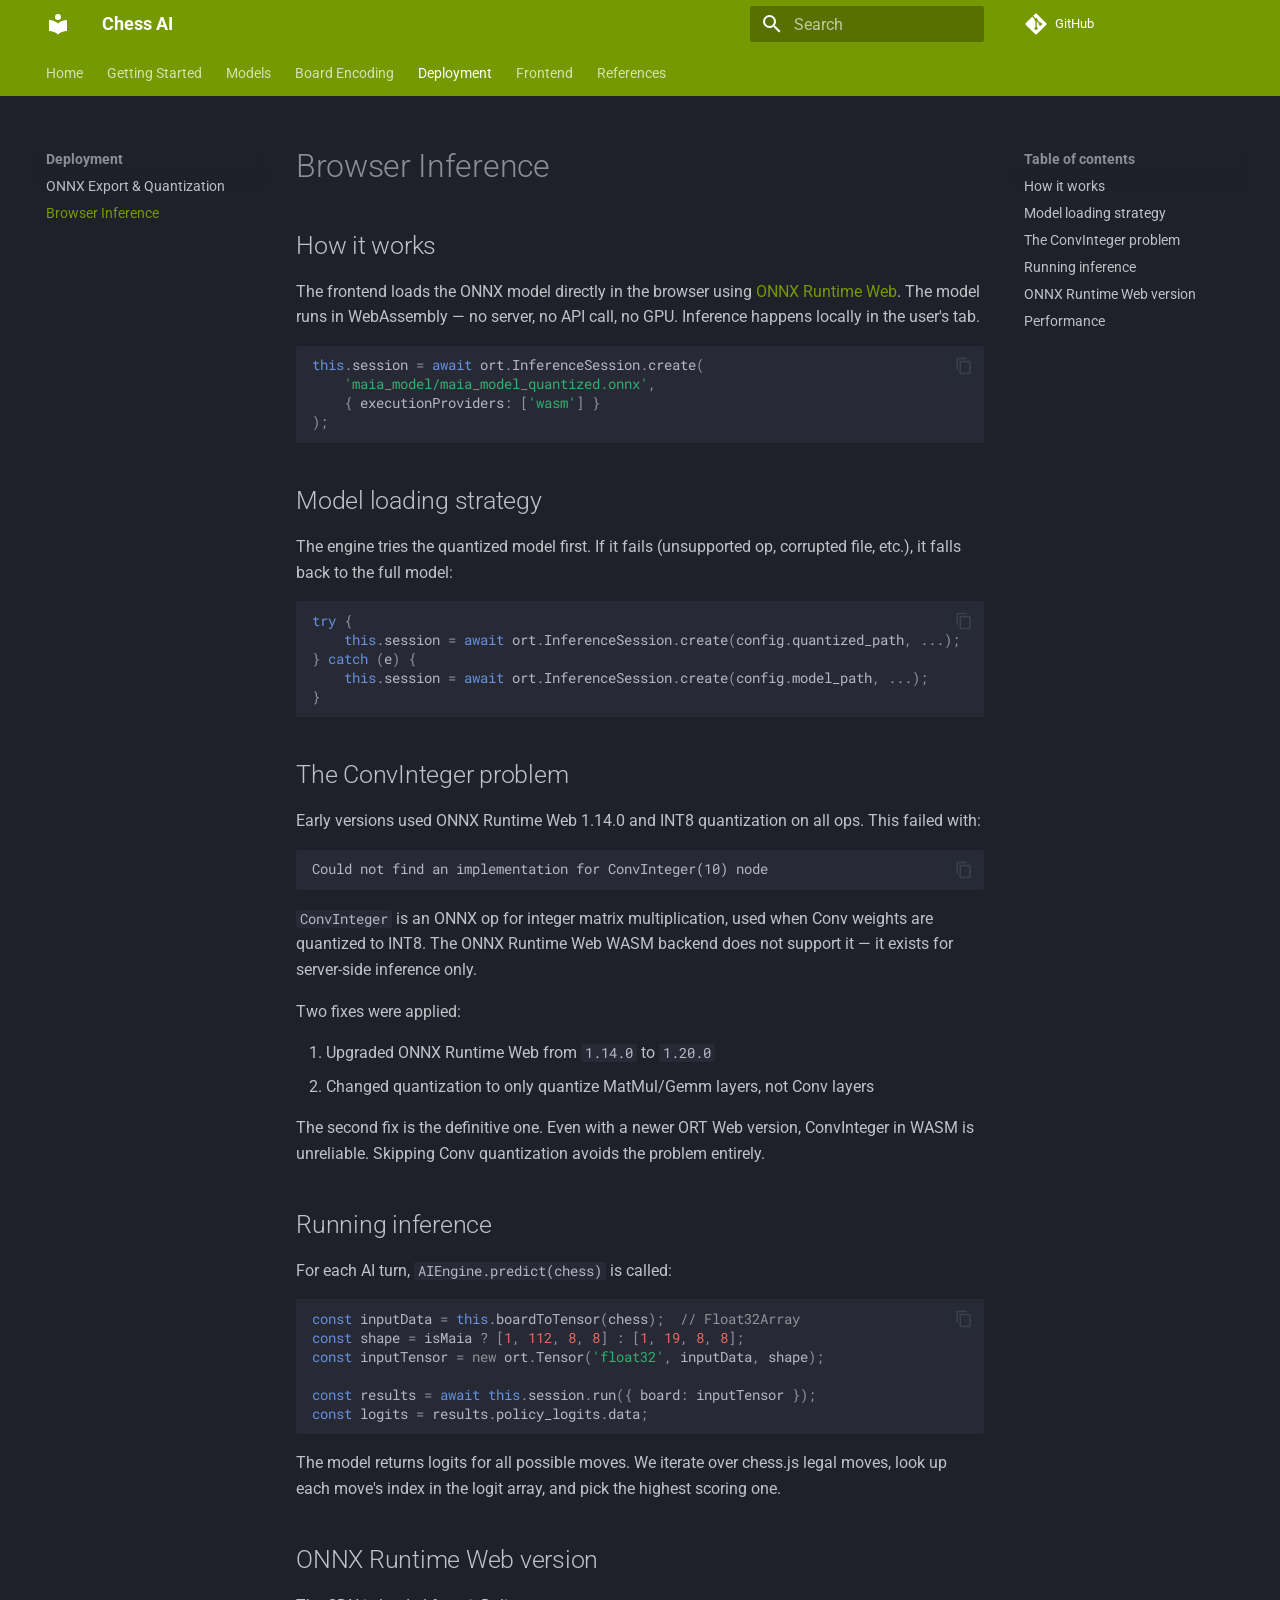
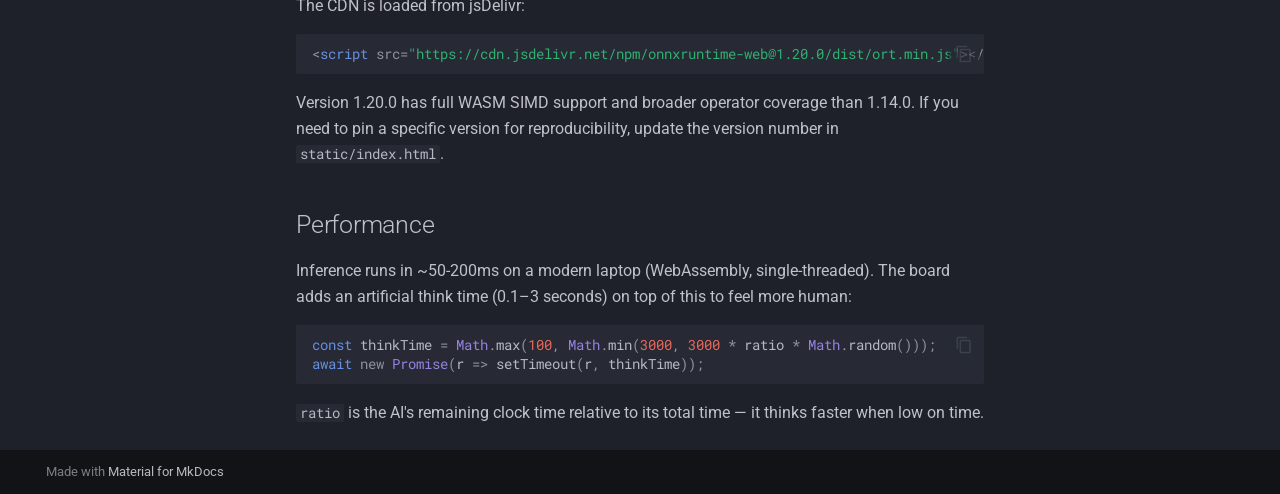
<file: browser/index.html>
<!doctype html>
<html lang="en" class="no-js">
  <head>
    
      <meta charset="utf-8">
      <meta name="viewport" content="width=device-width,initial-scale=1">
      
        <meta name="description" content="A personal chess AI trained on your own Lichess games">
      
      
      
      
        <link rel="prev" href="../deployment/">
      
      
        <link rel="next" href="../frontend/">
      
      
        
      
      
      <link rel="icon" href="../assets/images/favicon.png">
      <meta name="generator" content="mkdocs-1.6.1, mkdocs-material-9.7.6">
    
    
      
        <title>Browser Inference - Chess AI</title>
      
    
    
      <link rel="stylesheet" href="../assets/stylesheets/main.484c7ddc.min.css">
      
        
        <link rel="stylesheet" href="../assets/stylesheets/palette.ab4e12ef.min.css">
      
      


    
    
      
    
    
      
        
        
        <link rel="preconnect" href="https://fonts.gstatic.com" crossorigin>
        <link rel="stylesheet" href="https://fonts.googleapis.com/css?family=Roboto:300,300i,400,400i,700,700i%7CRoboto+Mono:400,400i,700,700i&display=fallback">
        <style>:root{--md-text-font:"Roboto";--md-code-font:"Roboto Mono"}</style>
      
    
    
      <link rel="stylesheet" href="../stylesheets/extra.css">
    
    <script>__md_scope=new URL("..",location),__md_hash=e=>[...e].reduce(((e,_)=>(e<<5)-e+_.charCodeAt(0)),0),__md_get=(e,_=localStorage,t=__md_scope)=>JSON.parse(_.getItem(t.pathname+"."+e)),__md_set=(e,_,t=localStorage,a=__md_scope)=>{try{t.setItem(a.pathname+"."+e,JSON.stringify(_))}catch(e){}}</script>
    
      

    
    
  </head>
  
  
    
    
      
    
    
    
    
    <body dir="ltr" data-md-color-scheme="slate" data-md-color-primary="custom" data-md-color-accent="custom">
  
    
    <input class="md-toggle" data-md-toggle="drawer" type="checkbox" id="__drawer" autocomplete="off">
    <input class="md-toggle" data-md-toggle="search" type="checkbox" id="__search" autocomplete="off">
    <label class="md-overlay" for="__drawer"></label>
    <div data-md-component="skip">
      
        
        <a href="#browser-inference" class="md-skip">
          Skip to content
        </a>
      
    </div>
    <div data-md-component="announce">
      
    </div>
    
    
      

<header class="md-header" data-md-component="header">
  <nav class="md-header__inner md-grid" aria-label="Header">
    <a href=".." title="Chess AI" class="md-header__button md-logo" aria-label="Chess AI" data-md-component="logo">
      
  
  <svg xmlns="http://www.w3.org/2000/svg" viewBox="0 0 24 24"><path d="M12 8a3 3 0 0 0 3-3 3 3 0 0 0-3-3 3 3 0 0 0-3 3 3 3 0 0 0 3 3m0 3.54C9.64 9.35 6.5 8 3 8v11c3.5 0 6.64 1.35 9 3.54 2.36-2.19 5.5-3.54 9-3.54V8c-3.5 0-6.64 1.35-9 3.54"/></svg>

    </a>
    <label class="md-header__button md-icon" for="__drawer">
      
      <svg xmlns="http://www.w3.org/2000/svg" viewBox="0 0 24 24"><path d="M3 6h18v2H3zm0 5h18v2H3zm0 5h18v2H3z"/></svg>
    </label>
    <div class="md-header__title" data-md-component="header-title">
      <div class="md-header__ellipsis">
        <div class="md-header__topic">
          <span class="md-ellipsis">
            Chess AI
          </span>
        </div>
        <div class="md-header__topic" data-md-component="header-topic">
          <span class="md-ellipsis">
            
              Browser Inference
            
          </span>
        </div>
      </div>
    </div>
    
      
        <form class="md-header__option" data-md-component="palette">
  
    
    
    
    <input class="md-option" data-md-color-media="" data-md-color-scheme="slate" data-md-color-primary="custom" data-md-color-accent="custom"  aria-hidden="true"  type="radio" name="__palette" id="__palette_0">
    
  
</form>
      
    
    
      <script>var palette=__md_get("__palette");if(palette&&palette.color){if("(prefers-color-scheme)"===palette.color.media){var media=matchMedia("(prefers-color-scheme: light)"),input=document.querySelector(media.matches?"[data-md-color-media='(prefers-color-scheme: light)']":"[data-md-color-media='(prefers-color-scheme: dark)']");palette.color.media=input.getAttribute("data-md-color-media"),palette.color.scheme=input.getAttribute("data-md-color-scheme"),palette.color.primary=input.getAttribute("data-md-color-primary"),palette.color.accent=input.getAttribute("data-md-color-accent")}for(var[key,value]of Object.entries(palette.color))document.body.setAttribute("data-md-color-"+key,value)}</script>
    
    
    
      
      
        <label class="md-header__button md-icon" for="__search">
          
          <svg xmlns="http://www.w3.org/2000/svg" viewBox="0 0 24 24"><path d="M9.5 3A6.5 6.5 0 0 1 16 9.5c0 1.61-.59 3.09-1.56 4.23l.27.27h.79l5 5-1.5 1.5-5-5v-.79l-.27-.27A6.52 6.52 0 0 1 9.5 16 6.5 6.5 0 0 1 3 9.5 6.5 6.5 0 0 1 9.5 3m0 2C7 5 5 7 5 9.5S7 14 9.5 14 14 12 14 9.5 12 5 9.5 5"/></svg>
        </label>
        <div class="md-search" data-md-component="search" role="dialog">
  <label class="md-search__overlay" for="__search"></label>
  <div class="md-search__inner" role="search">
    <form class="md-search__form" name="search">
      <input type="text" class="md-search__input" name="query" aria-label="Search" placeholder="Search" autocapitalize="off" autocorrect="off" autocomplete="off" spellcheck="false" data-md-component="search-query" required>
      <label class="md-search__icon md-icon" for="__search">
        
        <svg xmlns="http://www.w3.org/2000/svg" viewBox="0 0 24 24"><path d="M9.5 3A6.5 6.5 0 0 1 16 9.5c0 1.61-.59 3.09-1.56 4.23l.27.27h.79l5 5-1.5 1.5-5-5v-.79l-.27-.27A6.52 6.52 0 0 1 9.5 16 6.5 6.5 0 0 1 3 9.5 6.5 6.5 0 0 1 9.5 3m0 2C7 5 5 7 5 9.5S7 14 9.5 14 14 12 14 9.5 12 5 9.5 5"/></svg>
        
        <svg xmlns="http://www.w3.org/2000/svg" viewBox="0 0 24 24"><path d="M20 11v2H8l5.5 5.5-1.42 1.42L4.16 12l7.92-7.92L13.5 5.5 8 11z"/></svg>
      </label>
      <nav class="md-search__options" aria-label="Search">
        
        <button type="reset" class="md-search__icon md-icon" title="Clear" aria-label="Clear" tabindex="-1">
          
          <svg xmlns="http://www.w3.org/2000/svg" viewBox="0 0 24 24"><path d="M19 6.41 17.59 5 12 10.59 6.41 5 5 6.41 10.59 12 5 17.59 6.41 19 12 13.41 17.59 19 19 17.59 13.41 12z"/></svg>
        </button>
      </nav>
      
    </form>
    <div class="md-search__output">
      <div class="md-search__scrollwrap" tabindex="0" data-md-scrollfix>
        <div class="md-search-result" data-md-component="search-result">
          <div class="md-search-result__meta">
            Initializing search
          </div>
          <ol class="md-search-result__list" role="presentation"></ol>
        </div>
      </div>
    </div>
  </div>
</div>
      
    
    
      <div class="md-header__source">
        <a href="https://github.com/your-username/chess-ai" title="Go to repository" class="md-source" data-md-component="source">
  <div class="md-source__icon md-icon">
    
    <svg xmlns="http://www.w3.org/2000/svg" viewBox="0 0 448 512"><!--! Font Awesome Free 7.1.0 by @fontawesome - https://fontawesome.com License - https://fontawesome.com/license/free (Icons: CC BY 4.0, Fonts: SIL OFL 1.1, Code: MIT License) Copyright 2025 Fonticons, Inc.--><path d="M439.6 236.1 244 40.5c-5.4-5.5-12.8-8.5-20.4-8.5s-15 3-20.4 8.4L162.5 81l51.5 51.5c27.1-9.1 52.7 16.8 43.4 43.7l49.7 49.7c34.2-11.8 61.2 31 35.5 56.7-26.5 26.5-70.2-2.9-56-37.3L240.3 199v121.9c25.3 12.5 22.3 41.8 9.1 55-6.4 6.4-15.2 10.1-24.3 10.1s-17.8-3.6-24.3-10.1c-17.6-17.6-11.1-46.9 11.2-56v-123c-20.8-8.5-24.6-30.7-18.6-45L142.6 101 8.5 235.1C3 240.6 0 247.9 0 255.5s3 15 8.5 20.4l195.6 195.7c5.4 5.4 12.7 8.4 20.4 8.4s15-3 20.4-8.4l194.7-194.7c5.4-5.4 8.4-12.8 8.4-20.4s-3-15-8.4-20.4"/></svg>
  </div>
  <div class="md-source__repository">
    GitHub
  </div>
</a>
      </div>
    
  </nav>
  
</header>
    
    <div class="md-container" data-md-component="container">
      
      
        
          
            
<nav class="md-tabs" aria-label="Tabs" data-md-component="tabs">
  <div class="md-grid">
    <ul class="md-tabs__list">
      
        
  
  
  
  
    <li class="md-tabs__item">
      <a href=".." class="md-tabs__link">
        
  
  
    
  
  Home

      </a>
    </li>
  

      
        
  
  
  
  
    <li class="md-tabs__item">
      <a href="../setup/" class="md-tabs__link">
        
  
  
    
  
  Getting Started

      </a>
    </li>
  

      
        
  
  
  
  
    
    
      <li class="md-tabs__item">
        <a href="../behavioral/" class="md-tabs__link">
          
  
  
  Models

        </a>
      </li>
    
  

      
        
  
  
  
  
    <li class="md-tabs__item">
      <a href="../encoding/" class="md-tabs__link">
        
  
  
    
  
  Board Encoding

      </a>
    </li>
  

      
        
  
  
  
    
  
  
    
    
      <li class="md-tabs__item md-tabs__item--active">
        <a href="../deployment/" class="md-tabs__link">
          
  
  
  Deployment

        </a>
      </li>
    
  

      
        
  
  
  
  
    <li class="md-tabs__item">
      <a href="../frontend/" class="md-tabs__link">
        
  
  
    
  
  Frontend

      </a>
    </li>
  

      
        
  
  
  
  
    <li class="md-tabs__item">
      <a href="../references/" class="md-tabs__link">
        
  
  
    
  
  References

      </a>
    </li>
  

      
    </ul>
  </div>
</nav>
          
        
      
      <main class="md-main" data-md-component="main">
        <div class="md-main__inner md-grid">
          
            
              
              <div class="md-sidebar md-sidebar--primary" data-md-component="sidebar" data-md-type="navigation" >
                <div class="md-sidebar__scrollwrap">
                  <div class="md-sidebar__inner">
                    


  


<nav class="md-nav md-nav--primary md-nav--lifted" aria-label="Navigation" data-md-level="0">
  <label class="md-nav__title" for="__drawer">
    <a href=".." title="Chess AI" class="md-nav__button md-logo" aria-label="Chess AI" data-md-component="logo">
      
  
  <svg xmlns="http://www.w3.org/2000/svg" viewBox="0 0 24 24"><path d="M12 8a3 3 0 0 0 3-3 3 3 0 0 0-3-3 3 3 0 0 0-3 3 3 3 0 0 0 3 3m0 3.54C9.64 9.35 6.5 8 3 8v11c3.5 0 6.64 1.35 9 3.54 2.36-2.19 5.5-3.54 9-3.54V8c-3.5 0-6.64 1.35-9 3.54"/></svg>

    </a>
    Chess AI
  </label>
  
    <div class="md-nav__source">
      <a href="https://github.com/your-username/chess-ai" title="Go to repository" class="md-source" data-md-component="source">
  <div class="md-source__icon md-icon">
    
    <svg xmlns="http://www.w3.org/2000/svg" viewBox="0 0 448 512"><!--! Font Awesome Free 7.1.0 by @fontawesome - https://fontawesome.com License - https://fontawesome.com/license/free (Icons: CC BY 4.0, Fonts: SIL OFL 1.1, Code: MIT License) Copyright 2025 Fonticons, Inc.--><path d="M439.6 236.1 244 40.5c-5.4-5.5-12.8-8.5-20.4-8.5s-15 3-20.4 8.4L162.5 81l51.5 51.5c27.1-9.1 52.7 16.8 43.4 43.7l49.7 49.7c34.2-11.8 61.2 31 35.5 56.7-26.5 26.5-70.2-2.9-56-37.3L240.3 199v121.9c25.3 12.5 22.3 41.8 9.1 55-6.4 6.4-15.2 10.1-24.3 10.1s-17.8-3.6-24.3-10.1c-17.6-17.6-11.1-46.9 11.2-56v-123c-20.8-8.5-24.6-30.7-18.6-45L142.6 101 8.5 235.1C3 240.6 0 247.9 0 255.5s3 15 8.5 20.4l195.6 195.7c5.4 5.4 12.7 8.4 20.4 8.4s15-3 20.4-8.4l194.7-194.7c5.4-5.4 8.4-12.8 8.4-20.4s-3-15-8.4-20.4"/></svg>
  </div>
  <div class="md-source__repository">
    GitHub
  </div>
</a>
    </div>
  
  <ul class="md-nav__list" data-md-scrollfix>
    
      
      
  
  
  
  
    <li class="md-nav__item">
      <a href=".." class="md-nav__link">
        
  
  
  <span class="md-ellipsis">
    
  
    Home
  

    
  </span>
  
  

      </a>
    </li>
  

    
      
      
  
  
  
  
    <li class="md-nav__item">
      <a href="../setup/" class="md-nav__link">
        
  
  
  <span class="md-ellipsis">
    
  
    Getting Started
  

    
  </span>
  
  

      </a>
    </li>
  

    
      
      
  
  
  
  
    
    
    
    
      
      
        
      
    
    
    <li class="md-nav__item md-nav__item--nested">
      
        
        
        <input class="md-nav__toggle md-toggle " type="checkbox" id="__nav_3" >
        
          
          <label class="md-nav__link" for="__nav_3" id="__nav_3_label" tabindex="0">
            
  
  
  <span class="md-ellipsis">
    
  
    Models
  

    
  </span>
  
  

            <span class="md-nav__icon md-icon"></span>
          </label>
        
        <nav class="md-nav" data-md-level="1" aria-labelledby="__nav_3_label" aria-expanded="false">
          <label class="md-nav__title" for="__nav_3">
            <span class="md-nav__icon md-icon"></span>
            
  
    Models
  

          </label>
          <ul class="md-nav__list" data-md-scrollfix>
            
              
                
  
  
  
  
    <li class="md-nav__item">
      <a href="../behavioral/" class="md-nav__link">
        
  
  
  <span class="md-ellipsis">
    
  
    Behavioral Cloning
  

    
  </span>
  
  

      </a>
    </li>
  

              
            
              
                
  
  
  
  
    <li class="md-nav__item">
      <a href="../maia/" class="md-nav__link">
        
  
  
  <span class="md-ellipsis">
    
  
    Maia Finetuning
  

    
  </span>
  
  

      </a>
    </li>
  

              
            
          </ul>
        </nav>
      
    </li>
  

    
      
      
  
  
  
  
    <li class="md-nav__item">
      <a href="../encoding/" class="md-nav__link">
        
  
  
  <span class="md-ellipsis">
    
  
    Board Encoding
  

    
  </span>
  
  

      </a>
    </li>
  

    
      
      
  
  
    
  
  
  
    
    
    
    
      
        
        
      
      
        
      
    
    
    <li class="md-nav__item md-nav__item--active md-nav__item--section md-nav__item--nested">
      
        
        
        <input class="md-nav__toggle md-toggle " type="checkbox" id="__nav_5" checked>
        
          
          <label class="md-nav__link" for="__nav_5" id="__nav_5_label" tabindex="">
            
  
  
  <span class="md-ellipsis">
    
  
    Deployment
  

    
  </span>
  
  

            <span class="md-nav__icon md-icon"></span>
          </label>
        
        <nav class="md-nav" data-md-level="1" aria-labelledby="__nav_5_label" aria-expanded="true">
          <label class="md-nav__title" for="__nav_5">
            <span class="md-nav__icon md-icon"></span>
            
  
    Deployment
  

          </label>
          <ul class="md-nav__list" data-md-scrollfix>
            
              
                
  
  
  
  
    <li class="md-nav__item">
      <a href="../deployment/" class="md-nav__link">
        
  
  
  <span class="md-ellipsis">
    
  
    ONNX Export & Quantization
  

    
  </span>
  
  

      </a>
    </li>
  

              
            
              
                
  
  
    
  
  
  
    <li class="md-nav__item md-nav__item--active">
      
      <input class="md-nav__toggle md-toggle" type="checkbox" id="__toc">
      
      
        
      
      
        <label class="md-nav__link md-nav__link--active" for="__toc">
          
  
  
  <span class="md-ellipsis">
    
  
    Browser Inference
  

    
  </span>
  
  

          <span class="md-nav__icon md-icon"></span>
        </label>
      
      <a href="./" class="md-nav__link md-nav__link--active">
        
  
  
  <span class="md-ellipsis">
    
  
    Browser Inference
  

    
  </span>
  
  

      </a>
      
        

<nav class="md-nav md-nav--secondary" aria-label="Table of contents">
  
  
  
    
  
  
    <label class="md-nav__title" for="__toc">
      <span class="md-nav__icon md-icon"></span>
      Table of contents
    </label>
    <ul class="md-nav__list" data-md-component="toc" data-md-scrollfix>
      
        <li class="md-nav__item">
  <a href="#how-it-works" class="md-nav__link">
    <span class="md-ellipsis">
      
        How it works
      
    </span>
  </a>
  
</li>
      
        <li class="md-nav__item">
  <a href="#model-loading-strategy" class="md-nav__link">
    <span class="md-ellipsis">
      
        Model loading strategy
      
    </span>
  </a>
  
</li>
      
        <li class="md-nav__item">
  <a href="#the-convinteger-problem" class="md-nav__link">
    <span class="md-ellipsis">
      
        The ConvInteger problem
      
    </span>
  </a>
  
</li>
      
        <li class="md-nav__item">
  <a href="#running-inference" class="md-nav__link">
    <span class="md-ellipsis">
      
        Running inference
      
    </span>
  </a>
  
</li>
      
        <li class="md-nav__item">
  <a href="#onnx-runtime-web-version" class="md-nav__link">
    <span class="md-ellipsis">
      
        ONNX Runtime Web version
      
    </span>
  </a>
  
</li>
      
        <li class="md-nav__item">
  <a href="#performance" class="md-nav__link">
    <span class="md-ellipsis">
      
        Performance
      
    </span>
  </a>
  
</li>
      
    </ul>
  
</nav>
      
    </li>
  

              
            
          </ul>
        </nav>
      
    </li>
  

    
      
      
  
  
  
  
    <li class="md-nav__item">
      <a href="../frontend/" class="md-nav__link">
        
  
  
  <span class="md-ellipsis">
    
  
    Frontend
  

    
  </span>
  
  

      </a>
    </li>
  

    
      
      
  
  
  
  
    <li class="md-nav__item">
      <a href="../references/" class="md-nav__link">
        
  
  
  <span class="md-ellipsis">
    
  
    References
  

    
  </span>
  
  

      </a>
    </li>
  

    
  </ul>
</nav>
                  </div>
                </div>
              </div>
            
            
              
              <div class="md-sidebar md-sidebar--secondary" data-md-component="sidebar" data-md-type="toc" >
                <div class="md-sidebar__scrollwrap">
                  <div class="md-sidebar__inner">
                    

<nav class="md-nav md-nav--secondary" aria-label="Table of contents">
  
  
  
    
  
  
    <label class="md-nav__title" for="__toc">
      <span class="md-nav__icon md-icon"></span>
      Table of contents
    </label>
    <ul class="md-nav__list" data-md-component="toc" data-md-scrollfix>
      
        <li class="md-nav__item">
  <a href="#how-it-works" class="md-nav__link">
    <span class="md-ellipsis">
      
        How it works
      
    </span>
  </a>
  
</li>
      
        <li class="md-nav__item">
  <a href="#model-loading-strategy" class="md-nav__link">
    <span class="md-ellipsis">
      
        Model loading strategy
      
    </span>
  </a>
  
</li>
      
        <li class="md-nav__item">
  <a href="#the-convinteger-problem" class="md-nav__link">
    <span class="md-ellipsis">
      
        The ConvInteger problem
      
    </span>
  </a>
  
</li>
      
        <li class="md-nav__item">
  <a href="#running-inference" class="md-nav__link">
    <span class="md-ellipsis">
      
        Running inference
      
    </span>
  </a>
  
</li>
      
        <li class="md-nav__item">
  <a href="#onnx-runtime-web-version" class="md-nav__link">
    <span class="md-ellipsis">
      
        ONNX Runtime Web version
      
    </span>
  </a>
  
</li>
      
        <li class="md-nav__item">
  <a href="#performance" class="md-nav__link">
    <span class="md-ellipsis">
      
        Performance
      
    </span>
  </a>
  
</li>
      
    </ul>
  
</nav>
                  </div>
                </div>
              </div>
            
          
          
            <div class="md-content" data-md-component="content">
              
              <article class="md-content__inner md-typeset">
                
                  


  
  


<h1 id="browser-inference">Browser Inference</h1>
<h2 id="how-it-works">How it works</h2>
<p>The frontend loads the ONNX model directly in the browser using <a href="https://onnxruntime.ai/docs/tutorials/web/">ONNX Runtime Web</a>. The model runs in WebAssembly — no server, no API call, no GPU. Inference happens locally in the user's tab.</p>
<div class="highlight"><pre><span></span><code><a id="__codelineno-0-1" name="__codelineno-0-1" href="#__codelineno-0-1"></a><span class="k">this</span><span class="p">.</span><span class="nx">session</span><span class="w"> </span><span class="o">=</span><span class="w"> </span><span class="k">await</span><span class="w"> </span><span class="nx">ort</span><span class="p">.</span><span class="nx">InferenceSession</span><span class="p">.</span><span class="nx">create</span><span class="p">(</span>
<a id="__codelineno-0-2" name="__codelineno-0-2" href="#__codelineno-0-2"></a><span class="w">    </span><span class="s1">&#39;maia_model/maia_model_quantized.onnx&#39;</span><span class="p">,</span>
<a id="__codelineno-0-3" name="__codelineno-0-3" href="#__codelineno-0-3"></a><span class="w">    </span><span class="p">{</span><span class="w"> </span><span class="nx">executionProviders</span><span class="o">:</span><span class="w"> </span><span class="p">[</span><span class="s1">&#39;wasm&#39;</span><span class="p">]</span><span class="w"> </span><span class="p">}</span>
<a id="__codelineno-0-4" name="__codelineno-0-4" href="#__codelineno-0-4"></a><span class="p">);</span>
</code></pre></div>
<h2 id="model-loading-strategy">Model loading strategy</h2>
<p>The engine tries the quantized model first. If it fails (unsupported op, corrupted file, etc.), it falls back to the full model:</p>
<div class="highlight"><pre><span></span><code><a id="__codelineno-1-1" name="__codelineno-1-1" href="#__codelineno-1-1"></a><span class="k">try</span><span class="w"> </span><span class="p">{</span>
<a id="__codelineno-1-2" name="__codelineno-1-2" href="#__codelineno-1-2"></a><span class="w">    </span><span class="k">this</span><span class="p">.</span><span class="nx">session</span><span class="w"> </span><span class="o">=</span><span class="w"> </span><span class="k">await</span><span class="w"> </span><span class="nx">ort</span><span class="p">.</span><span class="nx">InferenceSession</span><span class="p">.</span><span class="nx">create</span><span class="p">(</span><span class="nx">config</span><span class="p">.</span><span class="nx">quantized_path</span><span class="p">,</span><span class="w"> </span><span class="p">...);</span>
<a id="__codelineno-1-3" name="__codelineno-1-3" href="#__codelineno-1-3"></a><span class="p">}</span><span class="w"> </span><span class="k">catch</span><span class="w"> </span><span class="p">(</span><span class="nx">e</span><span class="p">)</span><span class="w"> </span><span class="p">{</span>
<a id="__codelineno-1-4" name="__codelineno-1-4" href="#__codelineno-1-4"></a><span class="w">    </span><span class="k">this</span><span class="p">.</span><span class="nx">session</span><span class="w"> </span><span class="o">=</span><span class="w"> </span><span class="k">await</span><span class="w"> </span><span class="nx">ort</span><span class="p">.</span><span class="nx">InferenceSession</span><span class="p">.</span><span class="nx">create</span><span class="p">(</span><span class="nx">config</span><span class="p">.</span><span class="nx">model_path</span><span class="p">,</span><span class="w"> </span><span class="p">...);</span>
<a id="__codelineno-1-5" name="__codelineno-1-5" href="#__codelineno-1-5"></a><span class="p">}</span>
</code></pre></div>
<h2 id="the-convinteger-problem">The ConvInteger problem</h2>
<p>Early versions used ONNX Runtime Web 1.14.0 and INT8 quantization on all ops. This failed with:</p>
<div class="highlight"><pre><span></span><code><a id="__codelineno-2-1" name="__codelineno-2-1" href="#__codelineno-2-1"></a>Could not find an implementation for ConvInteger(10) node
</code></pre></div>
<p><code>ConvInteger</code> is an ONNX op for integer matrix multiplication, used when Conv weights are quantized to INT8. The ONNX Runtime Web WASM backend does not support it — it exists for server-side inference only.</p>
<p>Two fixes were applied:</p>
<ol>
<li>Upgraded ONNX Runtime Web from <code>1.14.0</code> to <code>1.20.0</code></li>
<li>Changed quantization to only quantize MatMul/Gemm layers, not Conv layers</li>
</ol>
<p>The second fix is the definitive one. Even with a newer ORT Web version, ConvInteger in WASM is unreliable. Skipping Conv quantization avoids the problem entirely.</p>
<h2 id="running-inference">Running inference</h2>
<p>For each AI turn, <code>AIEngine.predict(chess)</code> is called:</p>
<div class="highlight"><pre><span></span><code><a id="__codelineno-3-1" name="__codelineno-3-1" href="#__codelineno-3-1"></a><span class="kd">const</span><span class="w"> </span><span class="nx">inputData</span><span class="w"> </span><span class="o">=</span><span class="w"> </span><span class="k">this</span><span class="p">.</span><span class="nx">boardToTensor</span><span class="p">(</span><span class="nx">chess</span><span class="p">);</span><span class="w">  </span><span class="c1">// Float32Array</span>
<a id="__codelineno-3-2" name="__codelineno-3-2" href="#__codelineno-3-2"></a><span class="kd">const</span><span class="w"> </span><span class="nx">shape</span><span class="w"> </span><span class="o">=</span><span class="w"> </span><span class="nx">isMaia</span><span class="w"> </span><span class="o">?</span><span class="w"> </span><span class="p">[</span><span class="mf">1</span><span class="p">,</span><span class="w"> </span><span class="mf">112</span><span class="p">,</span><span class="w"> </span><span class="mf">8</span><span class="p">,</span><span class="w"> </span><span class="mf">8</span><span class="p">]</span><span class="w"> </span><span class="o">:</span><span class="w"> </span><span class="p">[</span><span class="mf">1</span><span class="p">,</span><span class="w"> </span><span class="mf">19</span><span class="p">,</span><span class="w"> </span><span class="mf">8</span><span class="p">,</span><span class="w"> </span><span class="mf">8</span><span class="p">];</span>
<a id="__codelineno-3-3" name="__codelineno-3-3" href="#__codelineno-3-3"></a><span class="kd">const</span><span class="w"> </span><span class="nx">inputTensor</span><span class="w"> </span><span class="o">=</span><span class="w"> </span><span class="ow">new</span><span class="w"> </span><span class="nx">ort</span><span class="p">.</span><span class="nx">Tensor</span><span class="p">(</span><span class="s1">&#39;float32&#39;</span><span class="p">,</span><span class="w"> </span><span class="nx">inputData</span><span class="p">,</span><span class="w"> </span><span class="nx">shape</span><span class="p">);</span>
<a id="__codelineno-3-4" name="__codelineno-3-4" href="#__codelineno-3-4"></a>
<a id="__codelineno-3-5" name="__codelineno-3-5" href="#__codelineno-3-5"></a><span class="kd">const</span><span class="w"> </span><span class="nx">results</span><span class="w"> </span><span class="o">=</span><span class="w"> </span><span class="k">await</span><span class="w"> </span><span class="k">this</span><span class="p">.</span><span class="nx">session</span><span class="p">.</span><span class="nx">run</span><span class="p">({</span><span class="w"> </span><span class="nx">board</span><span class="o">:</span><span class="w"> </span><span class="nx">inputTensor</span><span class="w"> </span><span class="p">});</span>
<a id="__codelineno-3-6" name="__codelineno-3-6" href="#__codelineno-3-6"></a><span class="kd">const</span><span class="w"> </span><span class="nx">logits</span><span class="w"> </span><span class="o">=</span><span class="w"> </span><span class="nx">results</span><span class="p">.</span><span class="nx">policy_logits</span><span class="p">.</span><span class="nx">data</span><span class="p">;</span>
</code></pre></div>
<p>The model returns logits for all possible moves. We iterate over chess.js legal moves, look up each move's index in the logit array, and pick the highest scoring one.</p>
<h2 id="onnx-runtime-web-version">ONNX Runtime Web version</h2>
<p>The CDN is loaded from jsDelivr:</p>
<div class="highlight"><pre><span></span><code><a id="__codelineno-4-1" name="__codelineno-4-1" href="#__codelineno-4-1"></a><span class="p">&lt;</span><span class="nt">script</span> <span class="na">src</span><span class="o">=</span><span class="s">&quot;https://cdn.jsdelivr.net/npm/onnxruntime-web@1.20.0/dist/ort.min.js&quot;</span><span class="p">&gt;&lt;/</span><span class="nt">script</span><span class="p">&gt;</span>
</code></pre></div>
<p>Version 1.20.0 has full WASM SIMD support and broader operator coverage than 1.14.0. If you need to pin a specific version for reproducibility, update the version number in <code>static/index.html</code>.</p>
<h2 id="performance">Performance</h2>
<p>Inference runs in ~50-200ms on a modern laptop (WebAssembly, single-threaded). The board adds an artificial think time (0.1–3 seconds) on top of this to feel more human:</p>
<div class="highlight"><pre><span></span><code><a id="__codelineno-5-1" name="__codelineno-5-1" href="#__codelineno-5-1"></a><span class="kd">const</span><span class="w"> </span><span class="nx">thinkTime</span><span class="w"> </span><span class="o">=</span><span class="w"> </span><span class="nb">Math</span><span class="p">.</span><span class="nx">max</span><span class="p">(</span><span class="mf">100</span><span class="p">,</span><span class="w"> </span><span class="nb">Math</span><span class="p">.</span><span class="nx">min</span><span class="p">(</span><span class="mf">3000</span><span class="p">,</span><span class="w"> </span><span class="mf">3000</span><span class="w"> </span><span class="o">*</span><span class="w"> </span><span class="nx">ratio</span><span class="w"> </span><span class="o">*</span><span class="w"> </span><span class="nb">Math</span><span class="p">.</span><span class="nx">random</span><span class="p">()));</span>
<a id="__codelineno-5-2" name="__codelineno-5-2" href="#__codelineno-5-2"></a><span class="k">await</span><span class="w"> </span><span class="ow">new</span><span class="w"> </span><span class="nb">Promise</span><span class="p">(</span><span class="nx">r</span><span class="w"> </span><span class="p">=&gt;</span><span class="w"> </span><span class="nx">setTimeout</span><span class="p">(</span><span class="nx">r</span><span class="p">,</span><span class="w"> </span><span class="nx">thinkTime</span><span class="p">));</span>
</code></pre></div>
<p><code>ratio</code> is the AI's remaining clock time relative to its total time — it thinks faster when low on time.</p>












                
              </article>
            </div>
          
          
<script>var target=document.getElementById(location.hash.slice(1));target&&target.name&&(target.checked=target.name.startsWith("__tabbed_"))</script>
        </div>
        
          <button type="button" class="md-top md-icon" data-md-component="top" hidden>
  
  <svg xmlns="http://www.w3.org/2000/svg" viewBox="0 0 24 24"><path d="M13 20h-2V8l-5.5 5.5-1.42-1.42L12 4.16l7.92 7.92-1.42 1.42L13 8z"/></svg>
  Back to top
</button>
        
      </main>
      
        <footer class="md-footer">
  
  <div class="md-footer-meta md-typeset">
    <div class="md-footer-meta__inner md-grid">
      <div class="md-copyright">
  
  
    Made with
    <a href="https://squidfunk.github.io/mkdocs-material/" target="_blank" rel="noopener">
      Material for MkDocs
    </a>
  
</div>
      
    </div>
  </div>
</footer>
      
    </div>
    <div class="md-dialog" data-md-component="dialog">
      <div class="md-dialog__inner md-typeset"></div>
    </div>
    
    
    
      
      
      <script id="__config" type="application/json">{"annotate": null, "base": "..", "features": ["navigation.tabs", "navigation.sections", "navigation.top", "content.code.copy"], "search": "../assets/javascripts/workers/search.2c215733.min.js", "tags": null, "translations": {"clipboard.copied": "Copied to clipboard", "clipboard.copy": "Copy to clipboard", "search.result.more.one": "1 more on this page", "search.result.more.other": "# more on this page", "search.result.none": "No matching documents", "search.result.one": "1 matching document", "search.result.other": "# matching documents", "search.result.placeholder": "Type to start searching", "search.result.term.missing": "Missing", "select.version": "Select version"}, "version": null}</script>
    
    
      <script src="../assets/javascripts/bundle.79ae519e.min.js"></script>
      
    
  </body>
</html>
</file>
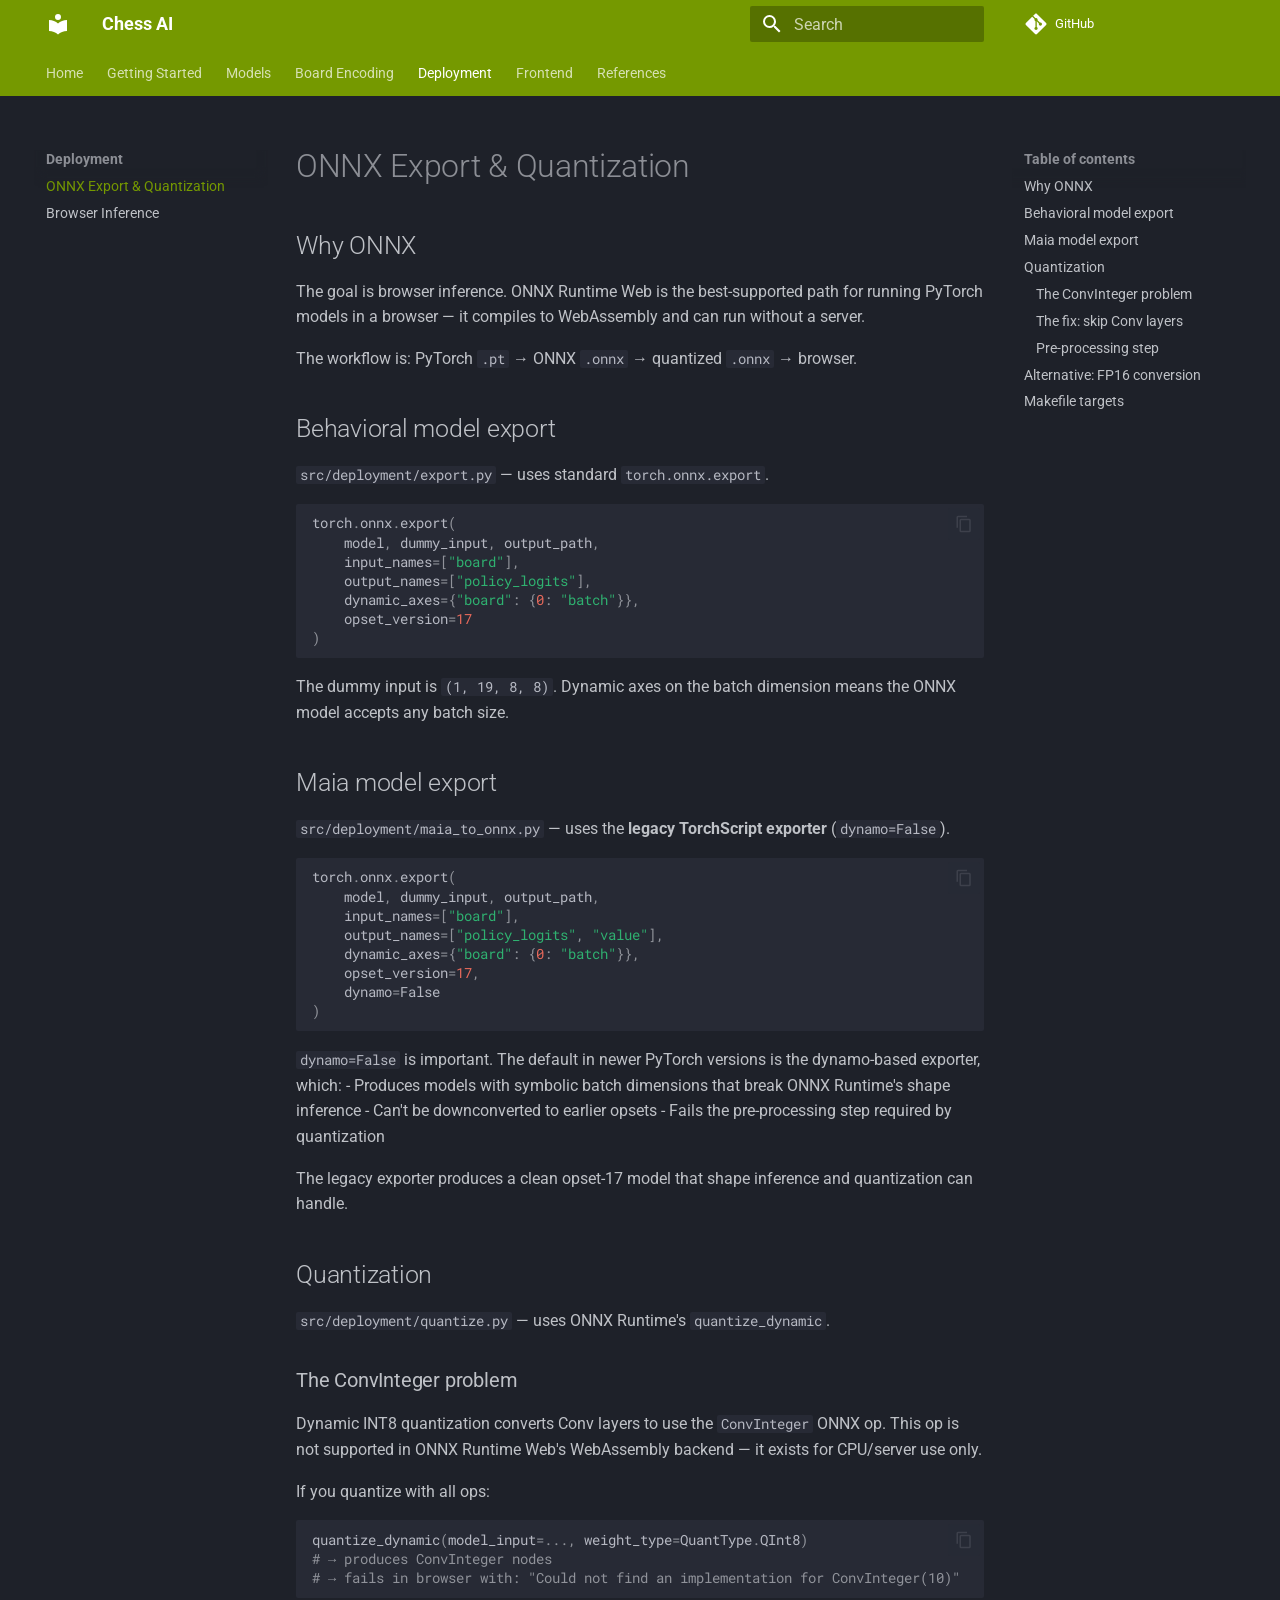
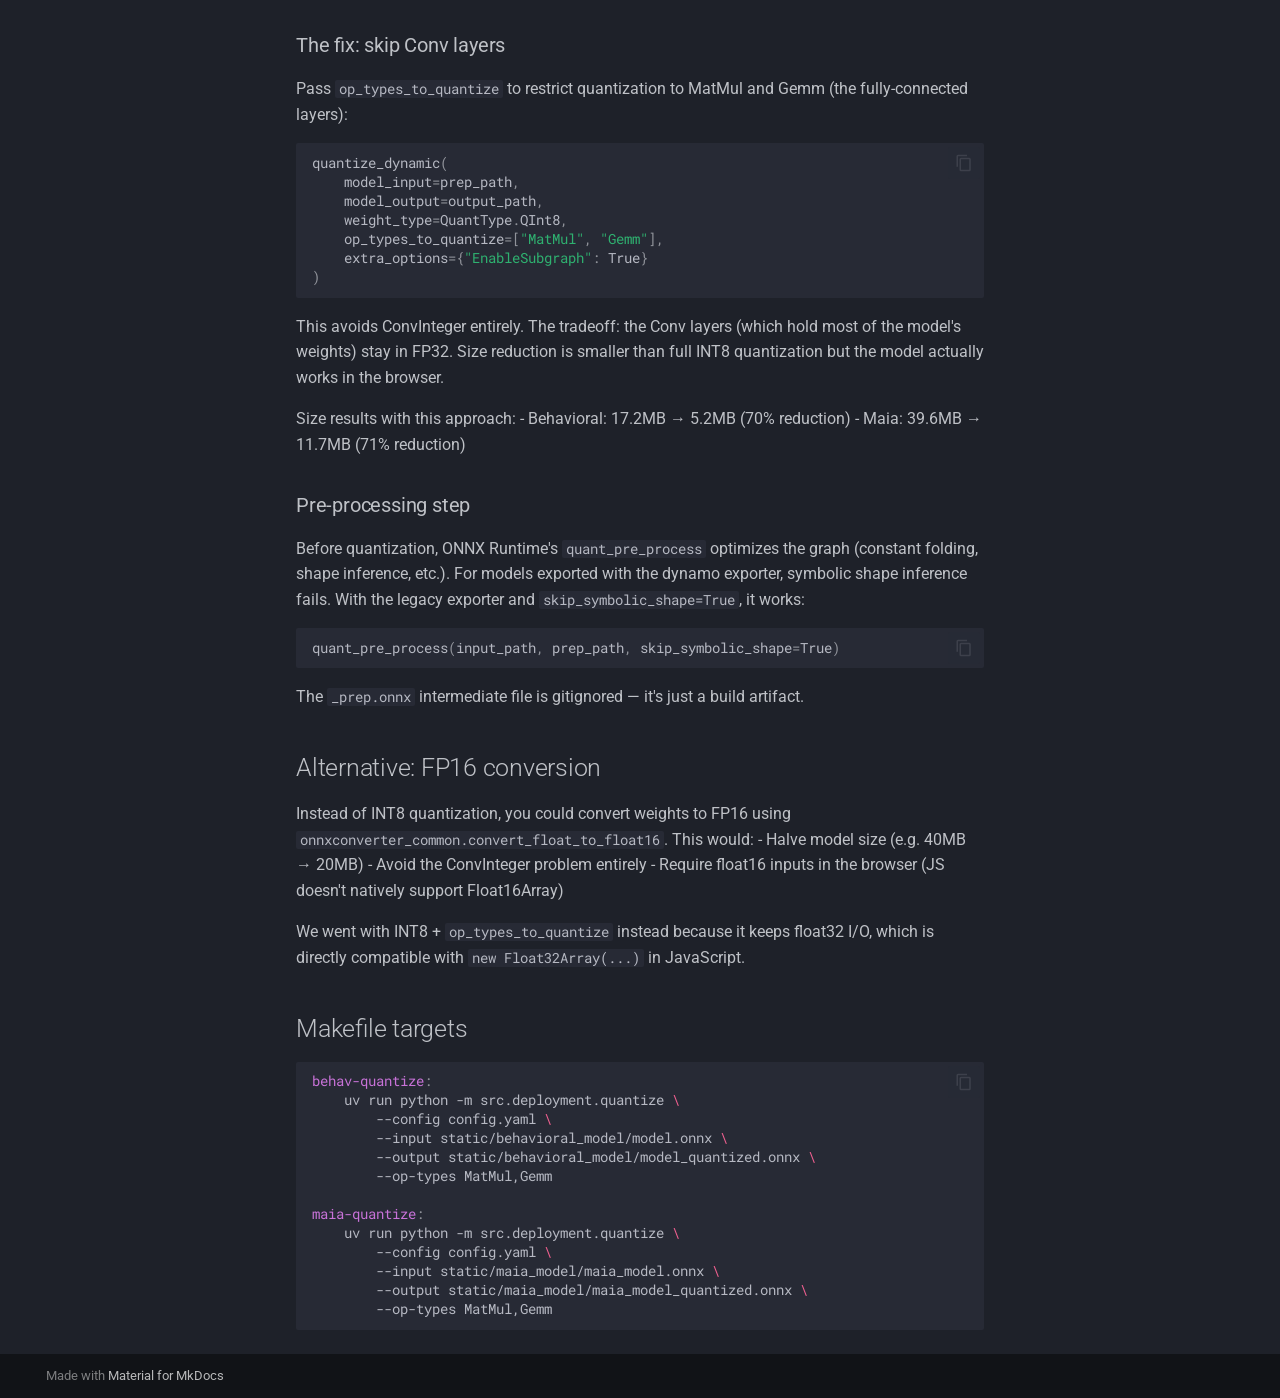
<file: deployment/index.html>
<!doctype html>
<html lang="en" class="no-js">
  <head>
    
      <meta charset="utf-8">
      <meta name="viewport" content="width=device-width,initial-scale=1">
      
        <meta name="description" content="A personal chess AI trained on your own Lichess games">
      
      
      
      
        <link rel="prev" href="../encoding/">
      
      
        <link rel="next" href="../browser/">
      
      
        
      
      
      <link rel="icon" href="../assets/images/favicon.png">
      <meta name="generator" content="mkdocs-1.6.1, mkdocs-material-9.7.6">
    
    
      
        <title>ONNX Export & Quantization - Chess AI</title>
      
    
    
      <link rel="stylesheet" href="../assets/stylesheets/main.484c7ddc.min.css">
      
        
        <link rel="stylesheet" href="../assets/stylesheets/palette.ab4e12ef.min.css">
      
      


    
    
      
    
    
      
        
        
        <link rel="preconnect" href="https://fonts.gstatic.com" crossorigin>
        <link rel="stylesheet" href="https://fonts.googleapis.com/css?family=Roboto:300,300i,400,400i,700,700i%7CRoboto+Mono:400,400i,700,700i&display=fallback">
        <style>:root{--md-text-font:"Roboto";--md-code-font:"Roboto Mono"}</style>
      
    
    
      <link rel="stylesheet" href="../stylesheets/extra.css">
    
    <script>__md_scope=new URL("..",location),__md_hash=e=>[...e].reduce(((e,_)=>(e<<5)-e+_.charCodeAt(0)),0),__md_get=(e,_=localStorage,t=__md_scope)=>JSON.parse(_.getItem(t.pathname+"."+e)),__md_set=(e,_,t=localStorage,a=__md_scope)=>{try{t.setItem(a.pathname+"."+e,JSON.stringify(_))}catch(e){}}</script>
    
      

    
    
  </head>
  
  
    
    
      
    
    
    
    
    <body dir="ltr" data-md-color-scheme="slate" data-md-color-primary="custom" data-md-color-accent="custom">
  
    
    <input class="md-toggle" data-md-toggle="drawer" type="checkbox" id="__drawer" autocomplete="off">
    <input class="md-toggle" data-md-toggle="search" type="checkbox" id="__search" autocomplete="off">
    <label class="md-overlay" for="__drawer"></label>
    <div data-md-component="skip">
      
        
        <a href="#onnx-export-quantization" class="md-skip">
          Skip to content
        </a>
      
    </div>
    <div data-md-component="announce">
      
    </div>
    
    
      

<header class="md-header" data-md-component="header">
  <nav class="md-header__inner md-grid" aria-label="Header">
    <a href=".." title="Chess AI" class="md-header__button md-logo" aria-label="Chess AI" data-md-component="logo">
      
  
  <svg xmlns="http://www.w3.org/2000/svg" viewBox="0 0 24 24"><path d="M12 8a3 3 0 0 0 3-3 3 3 0 0 0-3-3 3 3 0 0 0-3 3 3 3 0 0 0 3 3m0 3.54C9.64 9.35 6.5 8 3 8v11c3.5 0 6.64 1.35 9 3.54 2.36-2.19 5.5-3.54 9-3.54V8c-3.5 0-6.64 1.35-9 3.54"/></svg>

    </a>
    <label class="md-header__button md-icon" for="__drawer">
      
      <svg xmlns="http://www.w3.org/2000/svg" viewBox="0 0 24 24"><path d="M3 6h18v2H3zm0 5h18v2H3zm0 5h18v2H3z"/></svg>
    </label>
    <div class="md-header__title" data-md-component="header-title">
      <div class="md-header__ellipsis">
        <div class="md-header__topic">
          <span class="md-ellipsis">
            Chess AI
          </span>
        </div>
        <div class="md-header__topic" data-md-component="header-topic">
          <span class="md-ellipsis">
            
              ONNX Export & Quantization
            
          </span>
        </div>
      </div>
    </div>
    
      
        <form class="md-header__option" data-md-component="palette">
  
    
    
    
    <input class="md-option" data-md-color-media="" data-md-color-scheme="slate" data-md-color-primary="custom" data-md-color-accent="custom"  aria-hidden="true"  type="radio" name="__palette" id="__palette_0">
    
  
</form>
      
    
    
      <script>var palette=__md_get("__palette");if(palette&&palette.color){if("(prefers-color-scheme)"===palette.color.media){var media=matchMedia("(prefers-color-scheme: light)"),input=document.querySelector(media.matches?"[data-md-color-media='(prefers-color-scheme: light)']":"[data-md-color-media='(prefers-color-scheme: dark)']");palette.color.media=input.getAttribute("data-md-color-media"),palette.color.scheme=input.getAttribute("data-md-color-scheme"),palette.color.primary=input.getAttribute("data-md-color-primary"),palette.color.accent=input.getAttribute("data-md-color-accent")}for(var[key,value]of Object.entries(palette.color))document.body.setAttribute("data-md-color-"+key,value)}</script>
    
    
    
      
      
        <label class="md-header__button md-icon" for="__search">
          
          <svg xmlns="http://www.w3.org/2000/svg" viewBox="0 0 24 24"><path d="M9.5 3A6.5 6.5 0 0 1 16 9.5c0 1.61-.59 3.09-1.56 4.23l.27.27h.79l5 5-1.5 1.5-5-5v-.79l-.27-.27A6.52 6.52 0 0 1 9.5 16 6.5 6.5 0 0 1 3 9.5 6.5 6.5 0 0 1 9.5 3m0 2C7 5 5 7 5 9.5S7 14 9.5 14 14 12 14 9.5 12 5 9.5 5"/></svg>
        </label>
        <div class="md-search" data-md-component="search" role="dialog">
  <label class="md-search__overlay" for="__search"></label>
  <div class="md-search__inner" role="search">
    <form class="md-search__form" name="search">
      <input type="text" class="md-search__input" name="query" aria-label="Search" placeholder="Search" autocapitalize="off" autocorrect="off" autocomplete="off" spellcheck="false" data-md-component="search-query" required>
      <label class="md-search__icon md-icon" for="__search">
        
        <svg xmlns="http://www.w3.org/2000/svg" viewBox="0 0 24 24"><path d="M9.5 3A6.5 6.5 0 0 1 16 9.5c0 1.61-.59 3.09-1.56 4.23l.27.27h.79l5 5-1.5 1.5-5-5v-.79l-.27-.27A6.52 6.52 0 0 1 9.5 16 6.5 6.5 0 0 1 3 9.5 6.5 6.5 0 0 1 9.5 3m0 2C7 5 5 7 5 9.5S7 14 9.5 14 14 12 14 9.5 12 5 9.5 5"/></svg>
        
        <svg xmlns="http://www.w3.org/2000/svg" viewBox="0 0 24 24"><path d="M20 11v2H8l5.5 5.5-1.42 1.42L4.16 12l7.92-7.92L13.5 5.5 8 11z"/></svg>
      </label>
      <nav class="md-search__options" aria-label="Search">
        
        <button type="reset" class="md-search__icon md-icon" title="Clear" aria-label="Clear" tabindex="-1">
          
          <svg xmlns="http://www.w3.org/2000/svg" viewBox="0 0 24 24"><path d="M19 6.41 17.59 5 12 10.59 6.41 5 5 6.41 10.59 12 5 17.59 6.41 19 12 13.41 17.59 19 19 17.59 13.41 12z"/></svg>
        </button>
      </nav>
      
    </form>
    <div class="md-search__output">
      <div class="md-search__scrollwrap" tabindex="0" data-md-scrollfix>
        <div class="md-search-result" data-md-component="search-result">
          <div class="md-search-result__meta">
            Initializing search
          </div>
          <ol class="md-search-result__list" role="presentation"></ol>
        </div>
      </div>
    </div>
  </div>
</div>
      
    
    
      <div class="md-header__source">
        <a href="https://github.com/your-username/chess-ai" title="Go to repository" class="md-source" data-md-component="source">
  <div class="md-source__icon md-icon">
    
    <svg xmlns="http://www.w3.org/2000/svg" viewBox="0 0 448 512"><!--! Font Awesome Free 7.1.0 by @fontawesome - https://fontawesome.com License - https://fontawesome.com/license/free (Icons: CC BY 4.0, Fonts: SIL OFL 1.1, Code: MIT License) Copyright 2025 Fonticons, Inc.--><path d="M439.6 236.1 244 40.5c-5.4-5.5-12.8-8.5-20.4-8.5s-15 3-20.4 8.4L162.5 81l51.5 51.5c27.1-9.1 52.7 16.8 43.4 43.7l49.7 49.7c34.2-11.8 61.2 31 35.5 56.7-26.5 26.5-70.2-2.9-56-37.3L240.3 199v121.9c25.3 12.5 22.3 41.8 9.1 55-6.4 6.4-15.2 10.1-24.3 10.1s-17.8-3.6-24.3-10.1c-17.6-17.6-11.1-46.9 11.2-56v-123c-20.8-8.5-24.6-30.7-18.6-45L142.6 101 8.5 235.1C3 240.6 0 247.9 0 255.5s3 15 8.5 20.4l195.6 195.7c5.4 5.4 12.7 8.4 20.4 8.4s15-3 20.4-8.4l194.7-194.7c5.4-5.4 8.4-12.8 8.4-20.4s-3-15-8.4-20.4"/></svg>
  </div>
  <div class="md-source__repository">
    GitHub
  </div>
</a>
      </div>
    
  </nav>
  
</header>
    
    <div class="md-container" data-md-component="container">
      
      
        
          
            
<nav class="md-tabs" aria-label="Tabs" data-md-component="tabs">
  <div class="md-grid">
    <ul class="md-tabs__list">
      
        
  
  
  
  
    <li class="md-tabs__item">
      <a href=".." class="md-tabs__link">
        
  
  
    
  
  Home

      </a>
    </li>
  

      
        
  
  
  
  
    <li class="md-tabs__item">
      <a href="../setup/" class="md-tabs__link">
        
  
  
    
  
  Getting Started

      </a>
    </li>
  

      
        
  
  
  
  
    
    
      <li class="md-tabs__item">
        <a href="../behavioral/" class="md-tabs__link">
          
  
  
  Models

        </a>
      </li>
    
  

      
        
  
  
  
  
    <li class="md-tabs__item">
      <a href="../encoding/" class="md-tabs__link">
        
  
  
    
  
  Board Encoding

      </a>
    </li>
  

      
        
  
  
  
    
  
  
    
    
      <li class="md-tabs__item md-tabs__item--active">
        <a href="./" class="md-tabs__link">
          
  
  
  Deployment

        </a>
      </li>
    
  

      
        
  
  
  
  
    <li class="md-tabs__item">
      <a href="../frontend/" class="md-tabs__link">
        
  
  
    
  
  Frontend

      </a>
    </li>
  

      
        
  
  
  
  
    <li class="md-tabs__item">
      <a href="../references/" class="md-tabs__link">
        
  
  
    
  
  References

      </a>
    </li>
  

      
    </ul>
  </div>
</nav>
          
        
      
      <main class="md-main" data-md-component="main">
        <div class="md-main__inner md-grid">
          
            
              
              <div class="md-sidebar md-sidebar--primary" data-md-component="sidebar" data-md-type="navigation" >
                <div class="md-sidebar__scrollwrap">
                  <div class="md-sidebar__inner">
                    


  


<nav class="md-nav md-nav--primary md-nav--lifted" aria-label="Navigation" data-md-level="0">
  <label class="md-nav__title" for="__drawer">
    <a href=".." title="Chess AI" class="md-nav__button md-logo" aria-label="Chess AI" data-md-component="logo">
      
  
  <svg xmlns="http://www.w3.org/2000/svg" viewBox="0 0 24 24"><path d="M12 8a3 3 0 0 0 3-3 3 3 0 0 0-3-3 3 3 0 0 0-3 3 3 3 0 0 0 3 3m0 3.54C9.64 9.35 6.5 8 3 8v11c3.5 0 6.64 1.35 9 3.54 2.36-2.19 5.5-3.54 9-3.54V8c-3.5 0-6.64 1.35-9 3.54"/></svg>

    </a>
    Chess AI
  </label>
  
    <div class="md-nav__source">
      <a href="https://github.com/your-username/chess-ai" title="Go to repository" class="md-source" data-md-component="source">
  <div class="md-source__icon md-icon">
    
    <svg xmlns="http://www.w3.org/2000/svg" viewBox="0 0 448 512"><!--! Font Awesome Free 7.1.0 by @fontawesome - https://fontawesome.com License - https://fontawesome.com/license/free (Icons: CC BY 4.0, Fonts: SIL OFL 1.1, Code: MIT License) Copyright 2025 Fonticons, Inc.--><path d="M439.6 236.1 244 40.5c-5.4-5.5-12.8-8.5-20.4-8.5s-15 3-20.4 8.4L162.5 81l51.5 51.5c27.1-9.1 52.7 16.8 43.4 43.7l49.7 49.7c34.2-11.8 61.2 31 35.5 56.7-26.5 26.5-70.2-2.9-56-37.3L240.3 199v121.9c25.3 12.5 22.3 41.8 9.1 55-6.4 6.4-15.2 10.1-24.3 10.1s-17.8-3.6-24.3-10.1c-17.6-17.6-11.1-46.9 11.2-56v-123c-20.8-8.5-24.6-30.7-18.6-45L142.6 101 8.5 235.1C3 240.6 0 247.9 0 255.5s3 15 8.5 20.4l195.6 195.7c5.4 5.4 12.7 8.4 20.4 8.4s15-3 20.4-8.4l194.7-194.7c5.4-5.4 8.4-12.8 8.4-20.4s-3-15-8.4-20.4"/></svg>
  </div>
  <div class="md-source__repository">
    GitHub
  </div>
</a>
    </div>
  
  <ul class="md-nav__list" data-md-scrollfix>
    
      
      
  
  
  
  
    <li class="md-nav__item">
      <a href=".." class="md-nav__link">
        
  
  
  <span class="md-ellipsis">
    
  
    Home
  

    
  </span>
  
  

      </a>
    </li>
  

    
      
      
  
  
  
  
    <li class="md-nav__item">
      <a href="../setup/" class="md-nav__link">
        
  
  
  <span class="md-ellipsis">
    
  
    Getting Started
  

    
  </span>
  
  

      </a>
    </li>
  

    
      
      
  
  
  
  
    
    
    
    
      
      
        
      
    
    
    <li class="md-nav__item md-nav__item--nested">
      
        
        
        <input class="md-nav__toggle md-toggle " type="checkbox" id="__nav_3" >
        
          
          <label class="md-nav__link" for="__nav_3" id="__nav_3_label" tabindex="0">
            
  
  
  <span class="md-ellipsis">
    
  
    Models
  

    
  </span>
  
  

            <span class="md-nav__icon md-icon"></span>
          </label>
        
        <nav class="md-nav" data-md-level="1" aria-labelledby="__nav_3_label" aria-expanded="false">
          <label class="md-nav__title" for="__nav_3">
            <span class="md-nav__icon md-icon"></span>
            
  
    Models
  

          </label>
          <ul class="md-nav__list" data-md-scrollfix>
            
              
                
  
  
  
  
    <li class="md-nav__item">
      <a href="../behavioral/" class="md-nav__link">
        
  
  
  <span class="md-ellipsis">
    
  
    Behavioral Cloning
  

    
  </span>
  
  

      </a>
    </li>
  

              
            
              
                
  
  
  
  
    <li class="md-nav__item">
      <a href="../maia/" class="md-nav__link">
        
  
  
  <span class="md-ellipsis">
    
  
    Maia Finetuning
  

    
  </span>
  
  

      </a>
    </li>
  

              
            
          </ul>
        </nav>
      
    </li>
  

    
      
      
  
  
  
  
    <li class="md-nav__item">
      <a href="../encoding/" class="md-nav__link">
        
  
  
  <span class="md-ellipsis">
    
  
    Board Encoding
  

    
  </span>
  
  

      </a>
    </li>
  

    
      
      
  
  
    
  
  
  
    
    
    
    
      
        
        
      
      
        
      
    
    
    <li class="md-nav__item md-nav__item--active md-nav__item--section md-nav__item--nested">
      
        
        
        <input class="md-nav__toggle md-toggle " type="checkbox" id="__nav_5" checked>
        
          
          <label class="md-nav__link" for="__nav_5" id="__nav_5_label" tabindex="">
            
  
  
  <span class="md-ellipsis">
    
  
    Deployment
  

    
  </span>
  
  

            <span class="md-nav__icon md-icon"></span>
          </label>
        
        <nav class="md-nav" data-md-level="1" aria-labelledby="__nav_5_label" aria-expanded="true">
          <label class="md-nav__title" for="__nav_5">
            <span class="md-nav__icon md-icon"></span>
            
  
    Deployment
  

          </label>
          <ul class="md-nav__list" data-md-scrollfix>
            
              
                
  
  
    
  
  
  
    <li class="md-nav__item md-nav__item--active">
      
      <input class="md-nav__toggle md-toggle" type="checkbox" id="__toc">
      
      
        
      
      
        <label class="md-nav__link md-nav__link--active" for="__toc">
          
  
  
  <span class="md-ellipsis">
    
  
    ONNX Export & Quantization
  

    
  </span>
  
  

          <span class="md-nav__icon md-icon"></span>
        </label>
      
      <a href="./" class="md-nav__link md-nav__link--active">
        
  
  
  <span class="md-ellipsis">
    
  
    ONNX Export & Quantization
  

    
  </span>
  
  

      </a>
      
        

<nav class="md-nav md-nav--secondary" aria-label="Table of contents">
  
  
  
    
  
  
    <label class="md-nav__title" for="__toc">
      <span class="md-nav__icon md-icon"></span>
      Table of contents
    </label>
    <ul class="md-nav__list" data-md-component="toc" data-md-scrollfix>
      
        <li class="md-nav__item">
  <a href="#why-onnx" class="md-nav__link">
    <span class="md-ellipsis">
      
        Why ONNX
      
    </span>
  </a>
  
</li>
      
        <li class="md-nav__item">
  <a href="#behavioral-model-export" class="md-nav__link">
    <span class="md-ellipsis">
      
        Behavioral model export
      
    </span>
  </a>
  
</li>
      
        <li class="md-nav__item">
  <a href="#maia-model-export" class="md-nav__link">
    <span class="md-ellipsis">
      
        Maia model export
      
    </span>
  </a>
  
</li>
      
        <li class="md-nav__item">
  <a href="#quantization" class="md-nav__link">
    <span class="md-ellipsis">
      
        Quantization
      
    </span>
  </a>
  
    <nav class="md-nav" aria-label="Quantization">
      <ul class="md-nav__list">
        
          <li class="md-nav__item">
  <a href="#the-convinteger-problem" class="md-nav__link">
    <span class="md-ellipsis">
      
        The ConvInteger problem
      
    </span>
  </a>
  
</li>
        
          <li class="md-nav__item">
  <a href="#the-fix-skip-conv-layers" class="md-nav__link">
    <span class="md-ellipsis">
      
        The fix: skip Conv layers
      
    </span>
  </a>
  
</li>
        
          <li class="md-nav__item">
  <a href="#pre-processing-step" class="md-nav__link">
    <span class="md-ellipsis">
      
        Pre-processing step
      
    </span>
  </a>
  
</li>
        
      </ul>
    </nav>
  
</li>
      
        <li class="md-nav__item">
  <a href="#alternative-fp16-conversion" class="md-nav__link">
    <span class="md-ellipsis">
      
        Alternative: FP16 conversion
      
    </span>
  </a>
  
</li>
      
        <li class="md-nav__item">
  <a href="#makefile-targets" class="md-nav__link">
    <span class="md-ellipsis">
      
        Makefile targets
      
    </span>
  </a>
  
</li>
      
    </ul>
  
</nav>
      
    </li>
  

              
            
              
                
  
  
  
  
    <li class="md-nav__item">
      <a href="../browser/" class="md-nav__link">
        
  
  
  <span class="md-ellipsis">
    
  
    Browser Inference
  

    
  </span>
  
  

      </a>
    </li>
  

              
            
          </ul>
        </nav>
      
    </li>
  

    
      
      
  
  
  
  
    <li class="md-nav__item">
      <a href="../frontend/" class="md-nav__link">
        
  
  
  <span class="md-ellipsis">
    
  
    Frontend
  

    
  </span>
  
  

      </a>
    </li>
  

    
      
      
  
  
  
  
    <li class="md-nav__item">
      <a href="../references/" class="md-nav__link">
        
  
  
  <span class="md-ellipsis">
    
  
    References
  

    
  </span>
  
  

      </a>
    </li>
  

    
  </ul>
</nav>
                  </div>
                </div>
              </div>
            
            
              
              <div class="md-sidebar md-sidebar--secondary" data-md-component="sidebar" data-md-type="toc" >
                <div class="md-sidebar__scrollwrap">
                  <div class="md-sidebar__inner">
                    

<nav class="md-nav md-nav--secondary" aria-label="Table of contents">
  
  
  
    
  
  
    <label class="md-nav__title" for="__toc">
      <span class="md-nav__icon md-icon"></span>
      Table of contents
    </label>
    <ul class="md-nav__list" data-md-component="toc" data-md-scrollfix>
      
        <li class="md-nav__item">
  <a href="#why-onnx" class="md-nav__link">
    <span class="md-ellipsis">
      
        Why ONNX
      
    </span>
  </a>
  
</li>
      
        <li class="md-nav__item">
  <a href="#behavioral-model-export" class="md-nav__link">
    <span class="md-ellipsis">
      
        Behavioral model export
      
    </span>
  </a>
  
</li>
      
        <li class="md-nav__item">
  <a href="#maia-model-export" class="md-nav__link">
    <span class="md-ellipsis">
      
        Maia model export
      
    </span>
  </a>
  
</li>
      
        <li class="md-nav__item">
  <a href="#quantization" class="md-nav__link">
    <span class="md-ellipsis">
      
        Quantization
      
    </span>
  </a>
  
    <nav class="md-nav" aria-label="Quantization">
      <ul class="md-nav__list">
        
          <li class="md-nav__item">
  <a href="#the-convinteger-problem" class="md-nav__link">
    <span class="md-ellipsis">
      
        The ConvInteger problem
      
    </span>
  </a>
  
</li>
        
          <li class="md-nav__item">
  <a href="#the-fix-skip-conv-layers" class="md-nav__link">
    <span class="md-ellipsis">
      
        The fix: skip Conv layers
      
    </span>
  </a>
  
</li>
        
          <li class="md-nav__item">
  <a href="#pre-processing-step" class="md-nav__link">
    <span class="md-ellipsis">
      
        Pre-processing step
      
    </span>
  </a>
  
</li>
        
      </ul>
    </nav>
  
</li>
      
        <li class="md-nav__item">
  <a href="#alternative-fp16-conversion" class="md-nav__link">
    <span class="md-ellipsis">
      
        Alternative: FP16 conversion
      
    </span>
  </a>
  
</li>
      
        <li class="md-nav__item">
  <a href="#makefile-targets" class="md-nav__link">
    <span class="md-ellipsis">
      
        Makefile targets
      
    </span>
  </a>
  
</li>
      
    </ul>
  
</nav>
                  </div>
                </div>
              </div>
            
          
          
            <div class="md-content" data-md-component="content">
              
              <article class="md-content__inner md-typeset">
                
                  


  
  


<h1 id="onnx-export-quantization">ONNX Export &amp; Quantization</h1>
<h2 id="why-onnx">Why ONNX</h2>
<p>The goal is browser inference. ONNX Runtime Web is the best-supported path for running PyTorch models in a browser — it compiles to WebAssembly and can run without a server.</p>
<p>The workflow is: PyTorch <code>.pt</code> → ONNX <code>.onnx</code> → quantized <code>.onnx</code> → browser.</p>
<h2 id="behavioral-model-export">Behavioral model export</h2>
<p><code>src/deployment/export.py</code> — uses standard <code>torch.onnx.export</code>.</p>
<div class="highlight"><pre><span></span><code><a id="__codelineno-0-1" name="__codelineno-0-1" href="#__codelineno-0-1"></a><span class="n">torch</span><span class="o">.</span><span class="n">onnx</span><span class="o">.</span><span class="n">export</span><span class="p">(</span>
<a id="__codelineno-0-2" name="__codelineno-0-2" href="#__codelineno-0-2"></a>    <span class="n">model</span><span class="p">,</span> <span class="n">dummy_input</span><span class="p">,</span> <span class="n">output_path</span><span class="p">,</span>
<a id="__codelineno-0-3" name="__codelineno-0-3" href="#__codelineno-0-3"></a>    <span class="n">input_names</span><span class="o">=</span><span class="p">[</span><span class="s2">&quot;board&quot;</span><span class="p">],</span>
<a id="__codelineno-0-4" name="__codelineno-0-4" href="#__codelineno-0-4"></a>    <span class="n">output_names</span><span class="o">=</span><span class="p">[</span><span class="s2">&quot;policy_logits&quot;</span><span class="p">],</span>
<a id="__codelineno-0-5" name="__codelineno-0-5" href="#__codelineno-0-5"></a>    <span class="n">dynamic_axes</span><span class="o">=</span><span class="p">{</span><span class="s2">&quot;board&quot;</span><span class="p">:</span> <span class="p">{</span><span class="mi">0</span><span class="p">:</span> <span class="s2">&quot;batch&quot;</span><span class="p">}},</span>
<a id="__codelineno-0-6" name="__codelineno-0-6" href="#__codelineno-0-6"></a>    <span class="n">opset_version</span><span class="o">=</span><span class="mi">17</span>
<a id="__codelineno-0-7" name="__codelineno-0-7" href="#__codelineno-0-7"></a><span class="p">)</span>
</code></pre></div>
<p>The dummy input is <code>(1, 19, 8, 8)</code>. Dynamic axes on the batch dimension means the ONNX model accepts any batch size.</p>
<h2 id="maia-model-export">Maia model export</h2>
<p><code>src/deployment/maia_to_onnx.py</code> — uses the <strong>legacy TorchScript exporter</strong> (<code>dynamo=False</code>).</p>
<div class="highlight"><pre><span></span><code><a id="__codelineno-1-1" name="__codelineno-1-1" href="#__codelineno-1-1"></a><span class="n">torch</span><span class="o">.</span><span class="n">onnx</span><span class="o">.</span><span class="n">export</span><span class="p">(</span>
<a id="__codelineno-1-2" name="__codelineno-1-2" href="#__codelineno-1-2"></a>    <span class="n">model</span><span class="p">,</span> <span class="n">dummy_input</span><span class="p">,</span> <span class="n">output_path</span><span class="p">,</span>
<a id="__codelineno-1-3" name="__codelineno-1-3" href="#__codelineno-1-3"></a>    <span class="n">input_names</span><span class="o">=</span><span class="p">[</span><span class="s2">&quot;board&quot;</span><span class="p">],</span>
<a id="__codelineno-1-4" name="__codelineno-1-4" href="#__codelineno-1-4"></a>    <span class="n">output_names</span><span class="o">=</span><span class="p">[</span><span class="s2">&quot;policy_logits&quot;</span><span class="p">,</span> <span class="s2">&quot;value&quot;</span><span class="p">],</span>
<a id="__codelineno-1-5" name="__codelineno-1-5" href="#__codelineno-1-5"></a>    <span class="n">dynamic_axes</span><span class="o">=</span><span class="p">{</span><span class="s2">&quot;board&quot;</span><span class="p">:</span> <span class="p">{</span><span class="mi">0</span><span class="p">:</span> <span class="s2">&quot;batch&quot;</span><span class="p">}},</span>
<a id="__codelineno-1-6" name="__codelineno-1-6" href="#__codelineno-1-6"></a>    <span class="n">opset_version</span><span class="o">=</span><span class="mi">17</span><span class="p">,</span>
<a id="__codelineno-1-7" name="__codelineno-1-7" href="#__codelineno-1-7"></a>    <span class="n">dynamo</span><span class="o">=</span><span class="kc">False</span>
<a id="__codelineno-1-8" name="__codelineno-1-8" href="#__codelineno-1-8"></a><span class="p">)</span>
</code></pre></div>
<p><code>dynamo=False</code> is important. The default in newer PyTorch versions is the dynamo-based exporter, which:
- Produces models with symbolic batch dimensions that break ONNX Runtime's shape inference
- Can't be downconverted to earlier opsets
- Fails the pre-processing step required by quantization</p>
<p>The legacy exporter produces a clean opset-17 model that shape inference and quantization can handle.</p>
<h2 id="quantization">Quantization</h2>
<p><code>src/deployment/quantize.py</code> — uses ONNX Runtime's <code>quantize_dynamic</code>.</p>
<h3 id="the-convinteger-problem">The ConvInteger problem</h3>
<p>Dynamic INT8 quantization converts Conv layers to use the <code>ConvInteger</code> ONNX op. This op is not supported in ONNX Runtime Web's WebAssembly backend — it exists for CPU/server use only.</p>
<p>If you quantize with all ops:</p>
<div class="highlight"><pre><span></span><code><a id="__codelineno-2-1" name="__codelineno-2-1" href="#__codelineno-2-1"></a><span class="n">quantize_dynamic</span><span class="p">(</span><span class="n">model_input</span><span class="o">=...</span><span class="p">,</span> <span class="n">weight_type</span><span class="o">=</span><span class="n">QuantType</span><span class="o">.</span><span class="n">QInt8</span><span class="p">)</span>
<a id="__codelineno-2-2" name="__codelineno-2-2" href="#__codelineno-2-2"></a><span class="c1"># → produces ConvInteger nodes</span>
<a id="__codelineno-2-3" name="__codelineno-2-3" href="#__codelineno-2-3"></a><span class="c1"># → fails in browser with: &quot;Could not find an implementation for ConvInteger(10)&quot;</span>
</code></pre></div>
<h3 id="the-fix-skip-conv-layers">The fix: skip Conv layers</h3>
<p>Pass <code>op_types_to_quantize</code> to restrict quantization to MatMul and Gemm (the fully-connected layers):</p>
<div class="highlight"><pre><span></span><code><a id="__codelineno-3-1" name="__codelineno-3-1" href="#__codelineno-3-1"></a><span class="n">quantize_dynamic</span><span class="p">(</span>
<a id="__codelineno-3-2" name="__codelineno-3-2" href="#__codelineno-3-2"></a>    <span class="n">model_input</span><span class="o">=</span><span class="n">prep_path</span><span class="p">,</span>
<a id="__codelineno-3-3" name="__codelineno-3-3" href="#__codelineno-3-3"></a>    <span class="n">model_output</span><span class="o">=</span><span class="n">output_path</span><span class="p">,</span>
<a id="__codelineno-3-4" name="__codelineno-3-4" href="#__codelineno-3-4"></a>    <span class="n">weight_type</span><span class="o">=</span><span class="n">QuantType</span><span class="o">.</span><span class="n">QInt8</span><span class="p">,</span>
<a id="__codelineno-3-5" name="__codelineno-3-5" href="#__codelineno-3-5"></a>    <span class="n">op_types_to_quantize</span><span class="o">=</span><span class="p">[</span><span class="s2">&quot;MatMul&quot;</span><span class="p">,</span> <span class="s2">&quot;Gemm&quot;</span><span class="p">],</span>
<a id="__codelineno-3-6" name="__codelineno-3-6" href="#__codelineno-3-6"></a>    <span class="n">extra_options</span><span class="o">=</span><span class="p">{</span><span class="s2">&quot;EnableSubgraph&quot;</span><span class="p">:</span> <span class="kc">True</span><span class="p">}</span>
<a id="__codelineno-3-7" name="__codelineno-3-7" href="#__codelineno-3-7"></a><span class="p">)</span>
</code></pre></div>
<p>This avoids ConvInteger entirely. The tradeoff: the Conv layers (which hold most of the model's weights) stay in FP32. Size reduction is smaller than full INT8 quantization but the model actually works in the browser.</p>
<p>Size results with this approach:
- Behavioral: 17.2MB → 5.2MB (70% reduction)
- Maia: 39.6MB → 11.7MB (71% reduction)</p>
<h3 id="pre-processing-step">Pre-processing step</h3>
<p>Before quantization, ONNX Runtime's <code>quant_pre_process</code> optimizes the graph (constant folding, shape inference, etc.). For models exported with the dynamo exporter, symbolic shape inference fails. With the legacy exporter and <code>skip_symbolic_shape=True</code>, it works:</p>
<div class="highlight"><pre><span></span><code><a id="__codelineno-4-1" name="__codelineno-4-1" href="#__codelineno-4-1"></a><span class="n">quant_pre_process</span><span class="p">(</span><span class="n">input_path</span><span class="p">,</span> <span class="n">prep_path</span><span class="p">,</span> <span class="n">skip_symbolic_shape</span><span class="o">=</span><span class="kc">True</span><span class="p">)</span>
</code></pre></div>
<p>The <code>_prep.onnx</code> intermediate file is gitignored — it's just a build artifact.</p>
<h2 id="alternative-fp16-conversion">Alternative: FP16 conversion</h2>
<p>Instead of INT8 quantization, you could convert weights to FP16 using <code>onnxconverter_common.convert_float_to_float16</code>. This would:
- Halve model size (e.g. 40MB → 20MB)
- Avoid the ConvInteger problem entirely
- Require float16 inputs in the browser (JS doesn't natively support Float16Array)</p>
<p>We went with INT8 + <code>op_types_to_quantize</code> instead because it keeps float32 I/O, which is directly compatible with <code>new Float32Array(...)</code> in JavaScript.</p>
<h2 id="makefile-targets">Makefile targets</h2>
<div class="highlight"><pre><span></span><code><a id="__codelineno-5-1" name="__codelineno-5-1" href="#__codelineno-5-1"></a><span class="nf">behav-quantize</span><span class="o">:</span>
<a id="__codelineno-5-2" name="__codelineno-5-2" href="#__codelineno-5-2"></a><span class="w">    </span>uv<span class="w"> </span>run<span class="w"> </span>python<span class="w"> </span>-m<span class="w"> </span>src.deployment.quantize<span class="w"> </span><span class="se">\</span>
<a id="__codelineno-5-3" name="__codelineno-5-3" href="#__codelineno-5-3"></a><span class="w">        </span>--config<span class="w"> </span>config.yaml<span class="w"> </span><span class="se">\</span>
<a id="__codelineno-5-4" name="__codelineno-5-4" href="#__codelineno-5-4"></a><span class="w">        </span>--input<span class="w"> </span>static/behavioral_model/model.onnx<span class="w"> </span><span class="se">\</span>
<a id="__codelineno-5-5" name="__codelineno-5-5" href="#__codelineno-5-5"></a><span class="w">        </span>--output<span class="w"> </span>static/behavioral_model/model_quantized.onnx<span class="w"> </span><span class="se">\</span>
<a id="__codelineno-5-6" name="__codelineno-5-6" href="#__codelineno-5-6"></a><span class="w">        </span>--op-types<span class="w"> </span>MatMul,Gemm
<a id="__codelineno-5-7" name="__codelineno-5-7" href="#__codelineno-5-7"></a>
<a id="__codelineno-5-8" name="__codelineno-5-8" href="#__codelineno-5-8"></a><span class="nf">maia-quantize</span><span class="o">:</span>
<a id="__codelineno-5-9" name="__codelineno-5-9" href="#__codelineno-5-9"></a><span class="w">    </span>uv<span class="w"> </span>run<span class="w"> </span>python<span class="w"> </span>-m<span class="w"> </span>src.deployment.quantize<span class="w"> </span><span class="se">\</span>
<a id="__codelineno-5-10" name="__codelineno-5-10" href="#__codelineno-5-10"></a><span class="w">        </span>--config<span class="w"> </span>config.yaml<span class="w"> </span><span class="se">\</span>
<a id="__codelineno-5-11" name="__codelineno-5-11" href="#__codelineno-5-11"></a><span class="w">        </span>--input<span class="w"> </span>static/maia_model/maia_model.onnx<span class="w"> </span><span class="se">\</span>
<a id="__codelineno-5-12" name="__codelineno-5-12" href="#__codelineno-5-12"></a><span class="w">        </span>--output<span class="w"> </span>static/maia_model/maia_model_quantized.onnx<span class="w"> </span><span class="se">\</span>
<a id="__codelineno-5-13" name="__codelineno-5-13" href="#__codelineno-5-13"></a><span class="w">        </span>--op-types<span class="w"> </span>MatMul,Gemm
</code></pre></div>












                
              </article>
            </div>
          
          
<script>var target=document.getElementById(location.hash.slice(1));target&&target.name&&(target.checked=target.name.startsWith("__tabbed_"))</script>
        </div>
        
          <button type="button" class="md-top md-icon" data-md-component="top" hidden>
  
  <svg xmlns="http://www.w3.org/2000/svg" viewBox="0 0 24 24"><path d="M13 20h-2V8l-5.5 5.5-1.42-1.42L12 4.16l7.92 7.92-1.42 1.42L13 8z"/></svg>
  Back to top
</button>
        
      </main>
      
        <footer class="md-footer">
  
  <div class="md-footer-meta md-typeset">
    <div class="md-footer-meta__inner md-grid">
      <div class="md-copyright">
  
  
    Made with
    <a href="https://squidfunk.github.io/mkdocs-material/" target="_blank" rel="noopener">
      Material for MkDocs
    </a>
  
</div>
      
    </div>
  </div>
</footer>
      
    </div>
    <div class="md-dialog" data-md-component="dialog">
      <div class="md-dialog__inner md-typeset"></div>
    </div>
    
    
    
      
      
      <script id="__config" type="application/json">{"annotate": null, "base": "..", "features": ["navigation.tabs", "navigation.sections", "navigation.top", "content.code.copy"], "search": "../assets/javascripts/workers/search.2c215733.min.js", "tags": null, "translations": {"clipboard.copied": "Copied to clipboard", "clipboard.copy": "Copy to clipboard", "search.result.more.one": "1 more on this page", "search.result.more.other": "# more on this page", "search.result.none": "No matching documents", "search.result.one": "1 matching document", "search.result.other": "# matching documents", "search.result.placeholder": "Type to start searching", "search.result.term.missing": "Missing", "select.version": "Select version"}, "version": null}</script>
    
    
      <script src="../assets/javascripts/bundle.79ae519e.min.js"></script>
      
    
  </body>
</html>
</file>
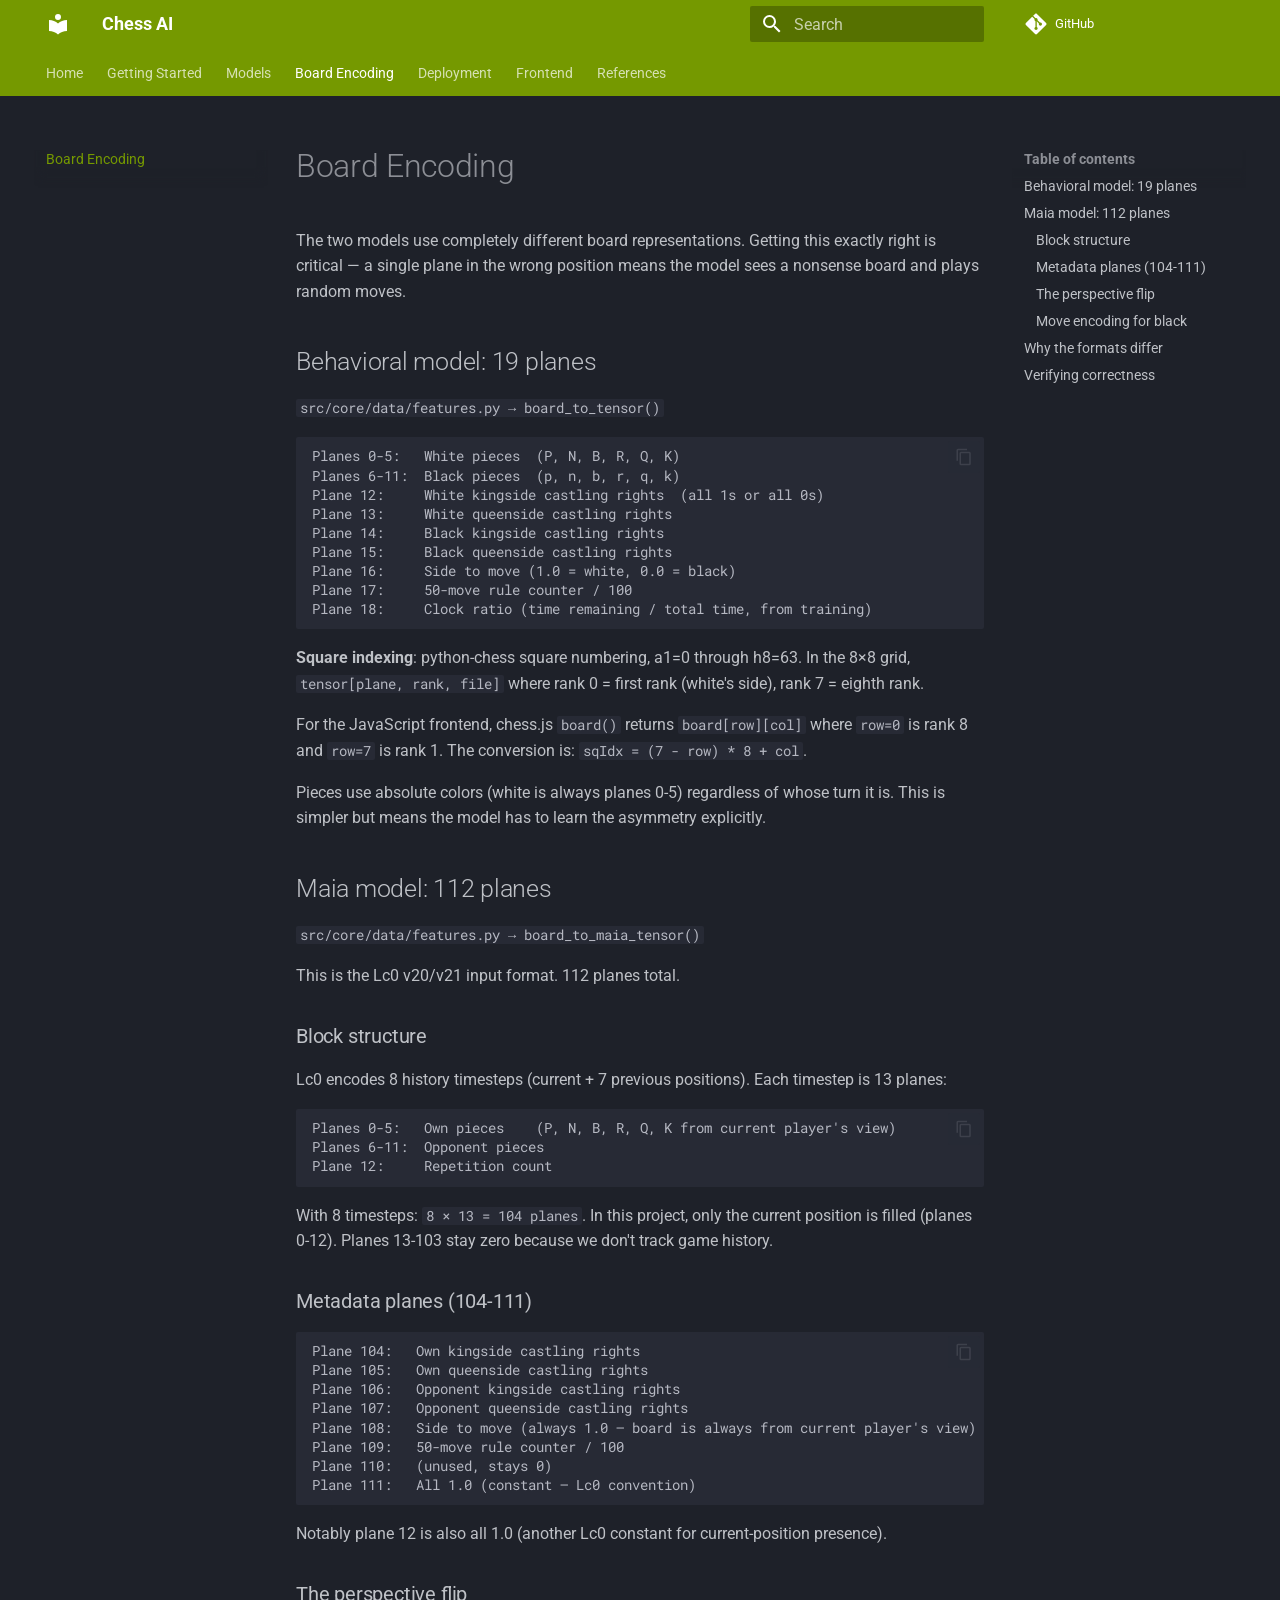
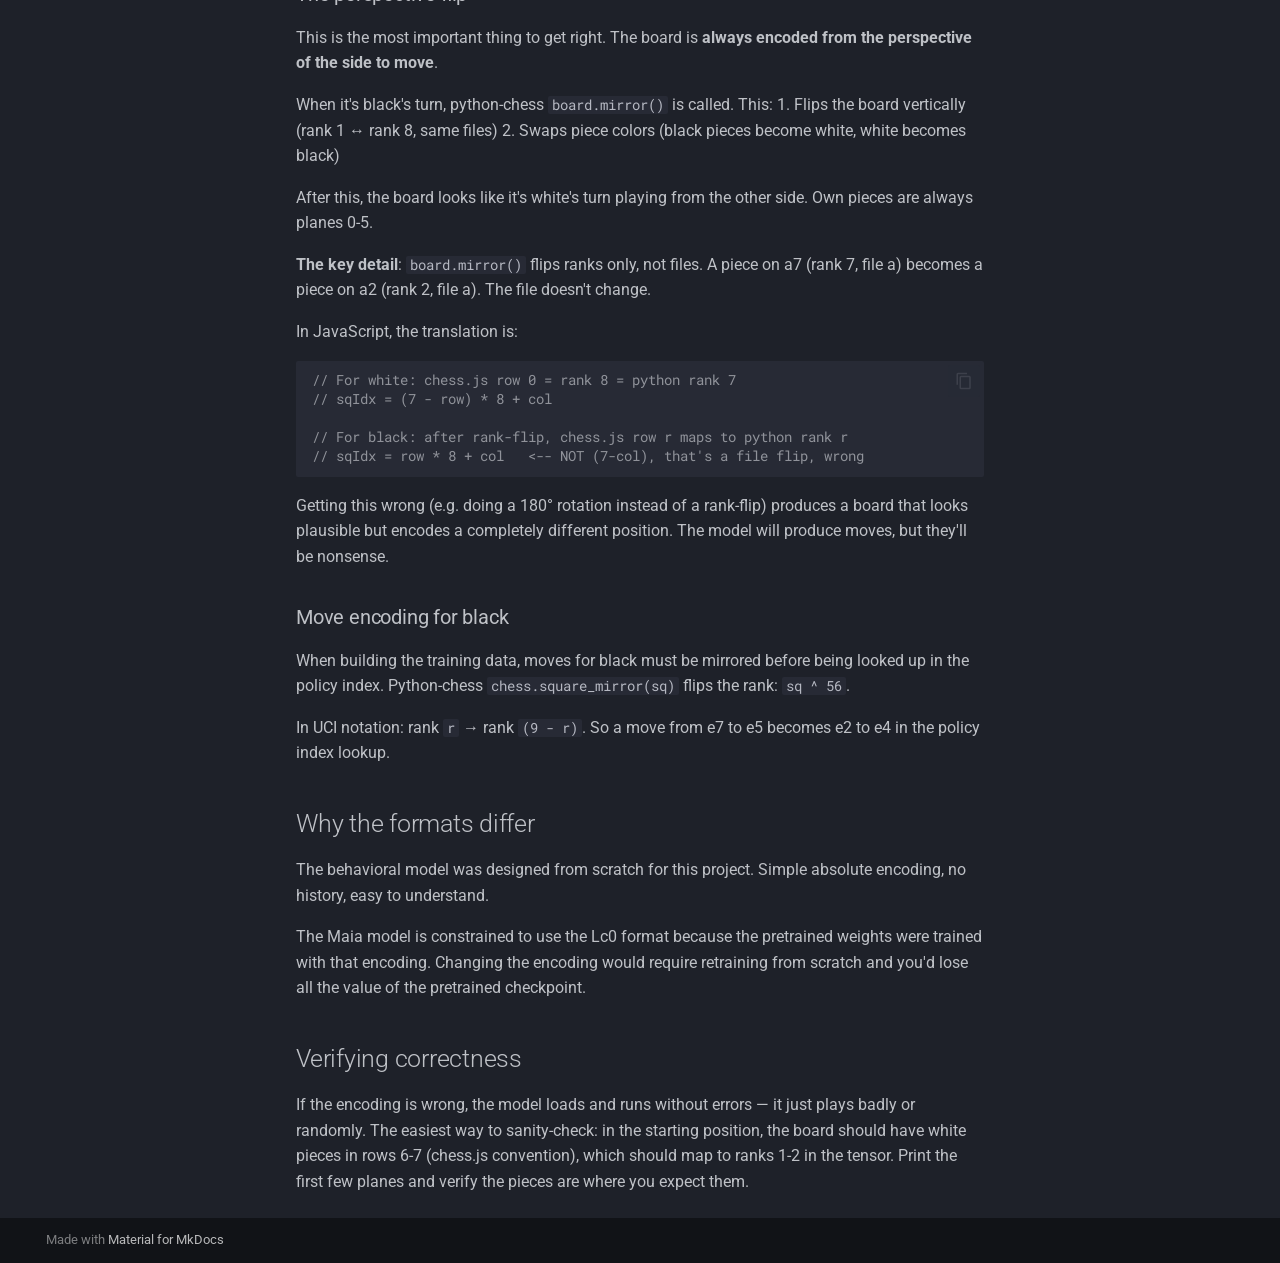
<file: encoding/index.html>
<!doctype html>
<html lang="en" class="no-js">
  <head>
    
      <meta charset="utf-8">
      <meta name="viewport" content="width=device-width,initial-scale=1">
      
        <meta name="description" content="A personal chess AI trained on your own Lichess games">
      
      
      
      
        <link rel="prev" href="../maia/">
      
      
        <link rel="next" href="../deployment/">
      
      
        
      
      
      <link rel="icon" href="../assets/images/favicon.png">
      <meta name="generator" content="mkdocs-1.6.1, mkdocs-material-9.7.6">
    
    
      
        <title>Board Encoding - Chess AI</title>
      
    
    
      <link rel="stylesheet" href="../assets/stylesheets/main.484c7ddc.min.css">
      
        
        <link rel="stylesheet" href="../assets/stylesheets/palette.ab4e12ef.min.css">
      
      


    
    
      
    
    
      
        
        
        <link rel="preconnect" href="https://fonts.gstatic.com" crossorigin>
        <link rel="stylesheet" href="https://fonts.googleapis.com/css?family=Roboto:300,300i,400,400i,700,700i%7CRoboto+Mono:400,400i,700,700i&display=fallback">
        <style>:root{--md-text-font:"Roboto";--md-code-font:"Roboto Mono"}</style>
      
    
    
      <link rel="stylesheet" href="../stylesheets/extra.css">
    
    <script>__md_scope=new URL("..",location),__md_hash=e=>[...e].reduce(((e,_)=>(e<<5)-e+_.charCodeAt(0)),0),__md_get=(e,_=localStorage,t=__md_scope)=>JSON.parse(_.getItem(t.pathname+"."+e)),__md_set=(e,_,t=localStorage,a=__md_scope)=>{try{t.setItem(a.pathname+"."+e,JSON.stringify(_))}catch(e){}}</script>
    
      

    
    
  </head>
  
  
    
    
      
    
    
    
    
    <body dir="ltr" data-md-color-scheme="slate" data-md-color-primary="custom" data-md-color-accent="custom">
  
    
    <input class="md-toggle" data-md-toggle="drawer" type="checkbox" id="__drawer" autocomplete="off">
    <input class="md-toggle" data-md-toggle="search" type="checkbox" id="__search" autocomplete="off">
    <label class="md-overlay" for="__drawer"></label>
    <div data-md-component="skip">
      
        
        <a href="#board-encoding" class="md-skip">
          Skip to content
        </a>
      
    </div>
    <div data-md-component="announce">
      
    </div>
    
    
      

<header class="md-header" data-md-component="header">
  <nav class="md-header__inner md-grid" aria-label="Header">
    <a href=".." title="Chess AI" class="md-header__button md-logo" aria-label="Chess AI" data-md-component="logo">
      
  
  <svg xmlns="http://www.w3.org/2000/svg" viewBox="0 0 24 24"><path d="M12 8a3 3 0 0 0 3-3 3 3 0 0 0-3-3 3 3 0 0 0-3 3 3 3 0 0 0 3 3m0 3.54C9.64 9.35 6.5 8 3 8v11c3.5 0 6.64 1.35 9 3.54 2.36-2.19 5.5-3.54 9-3.54V8c-3.5 0-6.64 1.35-9 3.54"/></svg>

    </a>
    <label class="md-header__button md-icon" for="__drawer">
      
      <svg xmlns="http://www.w3.org/2000/svg" viewBox="0 0 24 24"><path d="M3 6h18v2H3zm0 5h18v2H3zm0 5h18v2H3z"/></svg>
    </label>
    <div class="md-header__title" data-md-component="header-title">
      <div class="md-header__ellipsis">
        <div class="md-header__topic">
          <span class="md-ellipsis">
            Chess AI
          </span>
        </div>
        <div class="md-header__topic" data-md-component="header-topic">
          <span class="md-ellipsis">
            
              Board Encoding
            
          </span>
        </div>
      </div>
    </div>
    
      
        <form class="md-header__option" data-md-component="palette">
  
    
    
    
    <input class="md-option" data-md-color-media="" data-md-color-scheme="slate" data-md-color-primary="custom" data-md-color-accent="custom"  aria-hidden="true"  type="radio" name="__palette" id="__palette_0">
    
  
</form>
      
    
    
      <script>var palette=__md_get("__palette");if(palette&&palette.color){if("(prefers-color-scheme)"===palette.color.media){var media=matchMedia("(prefers-color-scheme: light)"),input=document.querySelector(media.matches?"[data-md-color-media='(prefers-color-scheme: light)']":"[data-md-color-media='(prefers-color-scheme: dark)']");palette.color.media=input.getAttribute("data-md-color-media"),palette.color.scheme=input.getAttribute("data-md-color-scheme"),palette.color.primary=input.getAttribute("data-md-color-primary"),palette.color.accent=input.getAttribute("data-md-color-accent")}for(var[key,value]of Object.entries(palette.color))document.body.setAttribute("data-md-color-"+key,value)}</script>
    
    
    
      
      
        <label class="md-header__button md-icon" for="__search">
          
          <svg xmlns="http://www.w3.org/2000/svg" viewBox="0 0 24 24"><path d="M9.5 3A6.5 6.5 0 0 1 16 9.5c0 1.61-.59 3.09-1.56 4.23l.27.27h.79l5 5-1.5 1.5-5-5v-.79l-.27-.27A6.52 6.52 0 0 1 9.5 16 6.5 6.5 0 0 1 3 9.5 6.5 6.5 0 0 1 9.5 3m0 2C7 5 5 7 5 9.5S7 14 9.5 14 14 12 14 9.5 12 5 9.5 5"/></svg>
        </label>
        <div class="md-search" data-md-component="search" role="dialog">
  <label class="md-search__overlay" for="__search"></label>
  <div class="md-search__inner" role="search">
    <form class="md-search__form" name="search">
      <input type="text" class="md-search__input" name="query" aria-label="Search" placeholder="Search" autocapitalize="off" autocorrect="off" autocomplete="off" spellcheck="false" data-md-component="search-query" required>
      <label class="md-search__icon md-icon" for="__search">
        
        <svg xmlns="http://www.w3.org/2000/svg" viewBox="0 0 24 24"><path d="M9.5 3A6.5 6.5 0 0 1 16 9.5c0 1.61-.59 3.09-1.56 4.23l.27.27h.79l5 5-1.5 1.5-5-5v-.79l-.27-.27A6.52 6.52 0 0 1 9.5 16 6.5 6.5 0 0 1 3 9.5 6.5 6.5 0 0 1 9.5 3m0 2C7 5 5 7 5 9.5S7 14 9.5 14 14 12 14 9.5 12 5 9.5 5"/></svg>
        
        <svg xmlns="http://www.w3.org/2000/svg" viewBox="0 0 24 24"><path d="M20 11v2H8l5.5 5.5-1.42 1.42L4.16 12l7.92-7.92L13.5 5.5 8 11z"/></svg>
      </label>
      <nav class="md-search__options" aria-label="Search">
        
        <button type="reset" class="md-search__icon md-icon" title="Clear" aria-label="Clear" tabindex="-1">
          
          <svg xmlns="http://www.w3.org/2000/svg" viewBox="0 0 24 24"><path d="M19 6.41 17.59 5 12 10.59 6.41 5 5 6.41 10.59 12 5 17.59 6.41 19 12 13.41 17.59 19 19 17.59 13.41 12z"/></svg>
        </button>
      </nav>
      
    </form>
    <div class="md-search__output">
      <div class="md-search__scrollwrap" tabindex="0" data-md-scrollfix>
        <div class="md-search-result" data-md-component="search-result">
          <div class="md-search-result__meta">
            Initializing search
          </div>
          <ol class="md-search-result__list" role="presentation"></ol>
        </div>
      </div>
    </div>
  </div>
</div>
      
    
    
      <div class="md-header__source">
        <a href="https://github.com/your-username/chess-ai" title="Go to repository" class="md-source" data-md-component="source">
  <div class="md-source__icon md-icon">
    
    <svg xmlns="http://www.w3.org/2000/svg" viewBox="0 0 448 512"><!--! Font Awesome Free 7.1.0 by @fontawesome - https://fontawesome.com License - https://fontawesome.com/license/free (Icons: CC BY 4.0, Fonts: SIL OFL 1.1, Code: MIT License) Copyright 2025 Fonticons, Inc.--><path d="M439.6 236.1 244 40.5c-5.4-5.5-12.8-8.5-20.4-8.5s-15 3-20.4 8.4L162.5 81l51.5 51.5c27.1-9.1 52.7 16.8 43.4 43.7l49.7 49.7c34.2-11.8 61.2 31 35.5 56.7-26.5 26.5-70.2-2.9-56-37.3L240.3 199v121.9c25.3 12.5 22.3 41.8 9.1 55-6.4 6.4-15.2 10.1-24.3 10.1s-17.8-3.6-24.3-10.1c-17.6-17.6-11.1-46.9 11.2-56v-123c-20.8-8.5-24.6-30.7-18.6-45L142.6 101 8.5 235.1C3 240.6 0 247.9 0 255.5s3 15 8.5 20.4l195.6 195.7c5.4 5.4 12.7 8.4 20.4 8.4s15-3 20.4-8.4l194.7-194.7c5.4-5.4 8.4-12.8 8.4-20.4s-3-15-8.4-20.4"/></svg>
  </div>
  <div class="md-source__repository">
    GitHub
  </div>
</a>
      </div>
    
  </nav>
  
</header>
    
    <div class="md-container" data-md-component="container">
      
      
        
          
            
<nav class="md-tabs" aria-label="Tabs" data-md-component="tabs">
  <div class="md-grid">
    <ul class="md-tabs__list">
      
        
  
  
  
  
    <li class="md-tabs__item">
      <a href=".." class="md-tabs__link">
        
  
  
    
  
  Home

      </a>
    </li>
  

      
        
  
  
  
  
    <li class="md-tabs__item">
      <a href="../setup/" class="md-tabs__link">
        
  
  
    
  
  Getting Started

      </a>
    </li>
  

      
        
  
  
  
  
    
    
      <li class="md-tabs__item">
        <a href="../behavioral/" class="md-tabs__link">
          
  
  
  Models

        </a>
      </li>
    
  

      
        
  
  
  
    
  
  
    <li class="md-tabs__item md-tabs__item--active">
      <a href="./" class="md-tabs__link">
        
  
  
    
  
  Board Encoding

      </a>
    </li>
  

      
        
  
  
  
  
    
    
      <li class="md-tabs__item">
        <a href="../deployment/" class="md-tabs__link">
          
  
  
  Deployment

        </a>
      </li>
    
  

      
        
  
  
  
  
    <li class="md-tabs__item">
      <a href="../frontend/" class="md-tabs__link">
        
  
  
    
  
  Frontend

      </a>
    </li>
  

      
        
  
  
  
  
    <li class="md-tabs__item">
      <a href="../references/" class="md-tabs__link">
        
  
  
    
  
  References

      </a>
    </li>
  

      
    </ul>
  </div>
</nav>
          
        
      
      <main class="md-main" data-md-component="main">
        <div class="md-main__inner md-grid">
          
            
              
              <div class="md-sidebar md-sidebar--primary" data-md-component="sidebar" data-md-type="navigation" >
                <div class="md-sidebar__scrollwrap">
                  <div class="md-sidebar__inner">
                    


  


<nav class="md-nav md-nav--primary md-nav--lifted" aria-label="Navigation" data-md-level="0">
  <label class="md-nav__title" for="__drawer">
    <a href=".." title="Chess AI" class="md-nav__button md-logo" aria-label="Chess AI" data-md-component="logo">
      
  
  <svg xmlns="http://www.w3.org/2000/svg" viewBox="0 0 24 24"><path d="M12 8a3 3 0 0 0 3-3 3 3 0 0 0-3-3 3 3 0 0 0-3 3 3 3 0 0 0 3 3m0 3.54C9.64 9.35 6.5 8 3 8v11c3.5 0 6.64 1.35 9 3.54 2.36-2.19 5.5-3.54 9-3.54V8c-3.5 0-6.64 1.35-9 3.54"/></svg>

    </a>
    Chess AI
  </label>
  
    <div class="md-nav__source">
      <a href="https://github.com/your-username/chess-ai" title="Go to repository" class="md-source" data-md-component="source">
  <div class="md-source__icon md-icon">
    
    <svg xmlns="http://www.w3.org/2000/svg" viewBox="0 0 448 512"><!--! Font Awesome Free 7.1.0 by @fontawesome - https://fontawesome.com License - https://fontawesome.com/license/free (Icons: CC BY 4.0, Fonts: SIL OFL 1.1, Code: MIT License) Copyright 2025 Fonticons, Inc.--><path d="M439.6 236.1 244 40.5c-5.4-5.5-12.8-8.5-20.4-8.5s-15 3-20.4 8.4L162.5 81l51.5 51.5c27.1-9.1 52.7 16.8 43.4 43.7l49.7 49.7c34.2-11.8 61.2 31 35.5 56.7-26.5 26.5-70.2-2.9-56-37.3L240.3 199v121.9c25.3 12.5 22.3 41.8 9.1 55-6.4 6.4-15.2 10.1-24.3 10.1s-17.8-3.6-24.3-10.1c-17.6-17.6-11.1-46.9 11.2-56v-123c-20.8-8.5-24.6-30.7-18.6-45L142.6 101 8.5 235.1C3 240.6 0 247.9 0 255.5s3 15 8.5 20.4l195.6 195.7c5.4 5.4 12.7 8.4 20.4 8.4s15-3 20.4-8.4l194.7-194.7c5.4-5.4 8.4-12.8 8.4-20.4s-3-15-8.4-20.4"/></svg>
  </div>
  <div class="md-source__repository">
    GitHub
  </div>
</a>
    </div>
  
  <ul class="md-nav__list" data-md-scrollfix>
    
      
      
  
  
  
  
    <li class="md-nav__item">
      <a href=".." class="md-nav__link">
        
  
  
  <span class="md-ellipsis">
    
  
    Home
  

    
  </span>
  
  

      </a>
    </li>
  

    
      
      
  
  
  
  
    <li class="md-nav__item">
      <a href="../setup/" class="md-nav__link">
        
  
  
  <span class="md-ellipsis">
    
  
    Getting Started
  

    
  </span>
  
  

      </a>
    </li>
  

    
      
      
  
  
  
  
    
    
    
    
      
      
        
      
    
    
    <li class="md-nav__item md-nav__item--nested">
      
        
        
        <input class="md-nav__toggle md-toggle " type="checkbox" id="__nav_3" >
        
          
          <label class="md-nav__link" for="__nav_3" id="__nav_3_label" tabindex="0">
            
  
  
  <span class="md-ellipsis">
    
  
    Models
  

    
  </span>
  
  

            <span class="md-nav__icon md-icon"></span>
          </label>
        
        <nav class="md-nav" data-md-level="1" aria-labelledby="__nav_3_label" aria-expanded="false">
          <label class="md-nav__title" for="__nav_3">
            <span class="md-nav__icon md-icon"></span>
            
  
    Models
  

          </label>
          <ul class="md-nav__list" data-md-scrollfix>
            
              
                
  
  
  
  
    <li class="md-nav__item">
      <a href="../behavioral/" class="md-nav__link">
        
  
  
  <span class="md-ellipsis">
    
  
    Behavioral Cloning
  

    
  </span>
  
  

      </a>
    </li>
  

              
            
              
                
  
  
  
  
    <li class="md-nav__item">
      <a href="../maia/" class="md-nav__link">
        
  
  
  <span class="md-ellipsis">
    
  
    Maia Finetuning
  

    
  </span>
  
  

      </a>
    </li>
  

              
            
          </ul>
        </nav>
      
    </li>
  

    
      
      
  
  
    
  
  
  
    <li class="md-nav__item md-nav__item--active">
      
      <input class="md-nav__toggle md-toggle" type="checkbox" id="__toc">
      
      
        
      
      
        <label class="md-nav__link md-nav__link--active" for="__toc">
          
  
  
  <span class="md-ellipsis">
    
  
    Board Encoding
  

    
  </span>
  
  

          <span class="md-nav__icon md-icon"></span>
        </label>
      
      <a href="./" class="md-nav__link md-nav__link--active">
        
  
  
  <span class="md-ellipsis">
    
  
    Board Encoding
  

    
  </span>
  
  

      </a>
      
        

<nav class="md-nav md-nav--secondary" aria-label="Table of contents">
  
  
  
    
  
  
    <label class="md-nav__title" for="__toc">
      <span class="md-nav__icon md-icon"></span>
      Table of contents
    </label>
    <ul class="md-nav__list" data-md-component="toc" data-md-scrollfix>
      
        <li class="md-nav__item">
  <a href="#behavioral-model-19-planes" class="md-nav__link">
    <span class="md-ellipsis">
      
        Behavioral model: 19 planes
      
    </span>
  </a>
  
</li>
      
        <li class="md-nav__item">
  <a href="#maia-model-112-planes" class="md-nav__link">
    <span class="md-ellipsis">
      
        Maia model: 112 planes
      
    </span>
  </a>
  
    <nav class="md-nav" aria-label="Maia model: 112 planes">
      <ul class="md-nav__list">
        
          <li class="md-nav__item">
  <a href="#block-structure" class="md-nav__link">
    <span class="md-ellipsis">
      
        Block structure
      
    </span>
  </a>
  
</li>
        
          <li class="md-nav__item">
  <a href="#metadata-planes-104-111" class="md-nav__link">
    <span class="md-ellipsis">
      
        Metadata planes (104-111)
      
    </span>
  </a>
  
</li>
        
          <li class="md-nav__item">
  <a href="#the-perspective-flip" class="md-nav__link">
    <span class="md-ellipsis">
      
        The perspective flip
      
    </span>
  </a>
  
</li>
        
          <li class="md-nav__item">
  <a href="#move-encoding-for-black" class="md-nav__link">
    <span class="md-ellipsis">
      
        Move encoding for black
      
    </span>
  </a>
  
</li>
        
      </ul>
    </nav>
  
</li>
      
        <li class="md-nav__item">
  <a href="#why-the-formats-differ" class="md-nav__link">
    <span class="md-ellipsis">
      
        Why the formats differ
      
    </span>
  </a>
  
</li>
      
        <li class="md-nav__item">
  <a href="#verifying-correctness" class="md-nav__link">
    <span class="md-ellipsis">
      
        Verifying correctness
      
    </span>
  </a>
  
</li>
      
    </ul>
  
</nav>
      
    </li>
  

    
      
      
  
  
  
  
    
    
    
    
      
      
        
      
    
    
    <li class="md-nav__item md-nav__item--nested">
      
        
        
        <input class="md-nav__toggle md-toggle " type="checkbox" id="__nav_5" >
        
          
          <label class="md-nav__link" for="__nav_5" id="__nav_5_label" tabindex="0">
            
  
  
  <span class="md-ellipsis">
    
  
    Deployment
  

    
  </span>
  
  

            <span class="md-nav__icon md-icon"></span>
          </label>
        
        <nav class="md-nav" data-md-level="1" aria-labelledby="__nav_5_label" aria-expanded="false">
          <label class="md-nav__title" for="__nav_5">
            <span class="md-nav__icon md-icon"></span>
            
  
    Deployment
  

          </label>
          <ul class="md-nav__list" data-md-scrollfix>
            
              
                
  
  
  
  
    <li class="md-nav__item">
      <a href="../deployment/" class="md-nav__link">
        
  
  
  <span class="md-ellipsis">
    
  
    ONNX Export & Quantization
  

    
  </span>
  
  

      </a>
    </li>
  

              
            
              
                
  
  
  
  
    <li class="md-nav__item">
      <a href="../browser/" class="md-nav__link">
        
  
  
  <span class="md-ellipsis">
    
  
    Browser Inference
  

    
  </span>
  
  

      </a>
    </li>
  

              
            
          </ul>
        </nav>
      
    </li>
  

    
      
      
  
  
  
  
    <li class="md-nav__item">
      <a href="../frontend/" class="md-nav__link">
        
  
  
  <span class="md-ellipsis">
    
  
    Frontend
  

    
  </span>
  
  

      </a>
    </li>
  

    
      
      
  
  
  
  
    <li class="md-nav__item">
      <a href="../references/" class="md-nav__link">
        
  
  
  <span class="md-ellipsis">
    
  
    References
  

    
  </span>
  
  

      </a>
    </li>
  

    
  </ul>
</nav>
                  </div>
                </div>
              </div>
            
            
              
              <div class="md-sidebar md-sidebar--secondary" data-md-component="sidebar" data-md-type="toc" >
                <div class="md-sidebar__scrollwrap">
                  <div class="md-sidebar__inner">
                    

<nav class="md-nav md-nav--secondary" aria-label="Table of contents">
  
  
  
    
  
  
    <label class="md-nav__title" for="__toc">
      <span class="md-nav__icon md-icon"></span>
      Table of contents
    </label>
    <ul class="md-nav__list" data-md-component="toc" data-md-scrollfix>
      
        <li class="md-nav__item">
  <a href="#behavioral-model-19-planes" class="md-nav__link">
    <span class="md-ellipsis">
      
        Behavioral model: 19 planes
      
    </span>
  </a>
  
</li>
      
        <li class="md-nav__item">
  <a href="#maia-model-112-planes" class="md-nav__link">
    <span class="md-ellipsis">
      
        Maia model: 112 planes
      
    </span>
  </a>
  
    <nav class="md-nav" aria-label="Maia model: 112 planes">
      <ul class="md-nav__list">
        
          <li class="md-nav__item">
  <a href="#block-structure" class="md-nav__link">
    <span class="md-ellipsis">
      
        Block structure
      
    </span>
  </a>
  
</li>
        
          <li class="md-nav__item">
  <a href="#metadata-planes-104-111" class="md-nav__link">
    <span class="md-ellipsis">
      
        Metadata planes (104-111)
      
    </span>
  </a>
  
</li>
        
          <li class="md-nav__item">
  <a href="#the-perspective-flip" class="md-nav__link">
    <span class="md-ellipsis">
      
        The perspective flip
      
    </span>
  </a>
  
</li>
        
          <li class="md-nav__item">
  <a href="#move-encoding-for-black" class="md-nav__link">
    <span class="md-ellipsis">
      
        Move encoding for black
      
    </span>
  </a>
  
</li>
        
      </ul>
    </nav>
  
</li>
      
        <li class="md-nav__item">
  <a href="#why-the-formats-differ" class="md-nav__link">
    <span class="md-ellipsis">
      
        Why the formats differ
      
    </span>
  </a>
  
</li>
      
        <li class="md-nav__item">
  <a href="#verifying-correctness" class="md-nav__link">
    <span class="md-ellipsis">
      
        Verifying correctness
      
    </span>
  </a>
  
</li>
      
    </ul>
  
</nav>
                  </div>
                </div>
              </div>
            
          
          
            <div class="md-content" data-md-component="content">
              
              <article class="md-content__inner md-typeset">
                
                  


  
  


<h1 id="board-encoding">Board Encoding</h1>
<p>The two models use completely different board representations. Getting this exactly right is critical — a single plane in the wrong position means the model sees a nonsense board and plays random moves.</p>
<h2 id="behavioral-model-19-planes">Behavioral model: 19 planes</h2>
<p><code>src/core/data/features.py → board_to_tensor()</code></p>
<div class="highlight"><pre><span></span><code><a id="__codelineno-0-1" name="__codelineno-0-1" href="#__codelineno-0-1"></a>Planes 0-5:   White pieces  (P, N, B, R, Q, K)
<a id="__codelineno-0-2" name="__codelineno-0-2" href="#__codelineno-0-2"></a>Planes 6-11:  Black pieces  (p, n, b, r, q, k)
<a id="__codelineno-0-3" name="__codelineno-0-3" href="#__codelineno-0-3"></a>Plane 12:     White kingside castling rights  (all 1s or all 0s)
<a id="__codelineno-0-4" name="__codelineno-0-4" href="#__codelineno-0-4"></a>Plane 13:     White queenside castling rights
<a id="__codelineno-0-5" name="__codelineno-0-5" href="#__codelineno-0-5"></a>Plane 14:     Black kingside castling rights
<a id="__codelineno-0-6" name="__codelineno-0-6" href="#__codelineno-0-6"></a>Plane 15:     Black queenside castling rights
<a id="__codelineno-0-7" name="__codelineno-0-7" href="#__codelineno-0-7"></a>Plane 16:     Side to move (1.0 = white, 0.0 = black)
<a id="__codelineno-0-8" name="__codelineno-0-8" href="#__codelineno-0-8"></a>Plane 17:     50-move rule counter / 100
<a id="__codelineno-0-9" name="__codelineno-0-9" href="#__codelineno-0-9"></a>Plane 18:     Clock ratio (time remaining / total time, from training)
</code></pre></div>
<p><strong>Square indexing</strong>: python-chess square numbering, a1=0 through h8=63. In the 8×8 grid, <code>tensor[plane, rank, file]</code> where rank 0 = first rank (white's side), rank 7 = eighth rank.</p>
<p>For the JavaScript frontend, chess.js <code>board()</code> returns <code>board[row][col]</code> where <code>row=0</code> is rank 8 and <code>row=7</code> is rank 1. The conversion is: <code>sqIdx = (7 - row) * 8 + col</code>.</p>
<p>Pieces use absolute colors (white is always planes 0-5) regardless of whose turn it is. This is simpler but means the model has to learn the asymmetry explicitly.</p>
<h2 id="maia-model-112-planes">Maia model: 112 planes</h2>
<p><code>src/core/data/features.py → board_to_maia_tensor()</code></p>
<p>This is the Lc0 v20/v21 input format. 112 planes total.</p>
<h3 id="block-structure">Block structure</h3>
<p>Lc0 encodes 8 history timesteps (current + 7 previous positions). Each timestep is 13 planes:</p>
<div class="highlight"><pre><span></span><code><a id="__codelineno-1-1" name="__codelineno-1-1" href="#__codelineno-1-1"></a>Planes 0-5:   Own pieces    (P, N, B, R, Q, K from current player&#39;s view)
<a id="__codelineno-1-2" name="__codelineno-1-2" href="#__codelineno-1-2"></a>Planes 6-11:  Opponent pieces
<a id="__codelineno-1-3" name="__codelineno-1-3" href="#__codelineno-1-3"></a>Plane 12:     Repetition count
</code></pre></div>
<p>With 8 timesteps: <code>8 × 13 = 104 planes</code>. In this project, only the current position is filled (planes 0-12). Planes 13-103 stay zero because we don't track game history.</p>
<h3 id="metadata-planes-104-111">Metadata planes (104-111)</h3>
<div class="highlight"><pre><span></span><code><a id="__codelineno-2-1" name="__codelineno-2-1" href="#__codelineno-2-1"></a>Plane 104:   Own kingside castling rights
<a id="__codelineno-2-2" name="__codelineno-2-2" href="#__codelineno-2-2"></a>Plane 105:   Own queenside castling rights
<a id="__codelineno-2-3" name="__codelineno-2-3" href="#__codelineno-2-3"></a>Plane 106:   Opponent kingside castling rights
<a id="__codelineno-2-4" name="__codelineno-2-4" href="#__codelineno-2-4"></a>Plane 107:   Opponent queenside castling rights
<a id="__codelineno-2-5" name="__codelineno-2-5" href="#__codelineno-2-5"></a>Plane 108:   Side to move (always 1.0 — board is always from current player&#39;s view)
<a id="__codelineno-2-6" name="__codelineno-2-6" href="#__codelineno-2-6"></a>Plane 109:   50-move rule counter / 100
<a id="__codelineno-2-7" name="__codelineno-2-7" href="#__codelineno-2-7"></a>Plane 110:   (unused, stays 0)
<a id="__codelineno-2-8" name="__codelineno-2-8" href="#__codelineno-2-8"></a>Plane 111:   All 1.0 (constant — Lc0 convention)
</code></pre></div>
<p>Notably plane 12 is also all 1.0 (another Lc0 constant for current-position presence).</p>
<h3 id="the-perspective-flip">The perspective flip</h3>
<p>This is the most important thing to get right. The board is <strong>always encoded from the perspective of the side to move</strong>.</p>
<p>When it's black's turn, python-chess <code>board.mirror()</code> is called. This:
1. Flips the board vertically (rank 1 ↔ rank 8, same files)
2. Swaps piece colors (black pieces become white, white becomes black)</p>
<p>After this, the board looks like it's white's turn playing from the other side. Own pieces are always planes 0-5.</p>
<p><strong>The key detail</strong>: <code>board.mirror()</code> flips ranks only, not files. A piece on a7 (rank 7, file a) becomes a piece on a2 (rank 2, file a). The file doesn't change.</p>
<p>In JavaScript, the translation is:</p>
<div class="highlight"><pre><span></span><code><a id="__codelineno-3-1" name="__codelineno-3-1" href="#__codelineno-3-1"></a><span class="c1">// For white: chess.js row 0 = rank 8 = python rank 7</span>
<a id="__codelineno-3-2" name="__codelineno-3-2" href="#__codelineno-3-2"></a><span class="c1">// sqIdx = (7 - row) * 8 + col</span>
<a id="__codelineno-3-3" name="__codelineno-3-3" href="#__codelineno-3-3"></a>
<a id="__codelineno-3-4" name="__codelineno-3-4" href="#__codelineno-3-4"></a><span class="c1">// For black: after rank-flip, chess.js row r maps to python rank r</span>
<a id="__codelineno-3-5" name="__codelineno-3-5" href="#__codelineno-3-5"></a><span class="c1">// sqIdx = row * 8 + col   &lt;-- NOT (7-col), that&#39;s a file flip, wrong</span>
</code></pre></div>
<p>Getting this wrong (e.g. doing a 180° rotation instead of a rank-flip) produces a board that looks plausible but encodes a completely different position. The model will produce moves, but they'll be nonsense.</p>
<h3 id="move-encoding-for-black">Move encoding for black</h3>
<p>When building the training data, moves for black must be mirrored before being looked up in the policy index. Python-chess <code>chess.square_mirror(sq)</code> flips the rank: <code>sq ^ 56</code>.</p>
<p>In UCI notation: rank <code>r</code> → rank <code>(9 - r)</code>. So a move from e7 to e5 becomes e2 to e4 in the policy index lookup.</p>
<h2 id="why-the-formats-differ">Why the formats differ</h2>
<p>The behavioral model was designed from scratch for this project. Simple absolute encoding, no history, easy to understand.</p>
<p>The Maia model is constrained to use the Lc0 format because the pretrained weights were trained with that encoding. Changing the encoding would require retraining from scratch and you'd lose all the value of the pretrained checkpoint.</p>
<h2 id="verifying-correctness">Verifying correctness</h2>
<p>If the encoding is wrong, the model loads and runs without errors — it just plays badly or randomly. The easiest way to sanity-check: in the starting position, the board should have white pieces in rows 6-7 (chess.js convention), which should map to ranks 1-2 in the tensor. Print the first few planes and verify the pieces are where you expect them.</p>












                
              </article>
            </div>
          
          
<script>var target=document.getElementById(location.hash.slice(1));target&&target.name&&(target.checked=target.name.startsWith("__tabbed_"))</script>
        </div>
        
          <button type="button" class="md-top md-icon" data-md-component="top" hidden>
  
  <svg xmlns="http://www.w3.org/2000/svg" viewBox="0 0 24 24"><path d="M13 20h-2V8l-5.5 5.5-1.42-1.42L12 4.16l7.92 7.92-1.42 1.42L13 8z"/></svg>
  Back to top
</button>
        
      </main>
      
        <footer class="md-footer">
  
  <div class="md-footer-meta md-typeset">
    <div class="md-footer-meta__inner md-grid">
      <div class="md-copyright">
  
  
    Made with
    <a href="https://squidfunk.github.io/mkdocs-material/" target="_blank" rel="noopener">
      Material for MkDocs
    </a>
  
</div>
      
    </div>
  </div>
</footer>
      
    </div>
    <div class="md-dialog" data-md-component="dialog">
      <div class="md-dialog__inner md-typeset"></div>
    </div>
    
    
    
      
      
      <script id="__config" type="application/json">{"annotate": null, "base": "..", "features": ["navigation.tabs", "navigation.sections", "navigation.top", "content.code.copy"], "search": "../assets/javascripts/workers/search.2c215733.min.js", "tags": null, "translations": {"clipboard.copied": "Copied to clipboard", "clipboard.copy": "Copy to clipboard", "search.result.more.one": "1 more on this page", "search.result.more.other": "# more on this page", "search.result.none": "No matching documents", "search.result.one": "1 matching document", "search.result.other": "# matching documents", "search.result.placeholder": "Type to start searching", "search.result.term.missing": "Missing", "select.version": "Select version"}, "version": null}</script>
    
    
      <script src="../assets/javascripts/bundle.79ae519e.min.js"></script>
      
    
  </body>
</html>
</file>
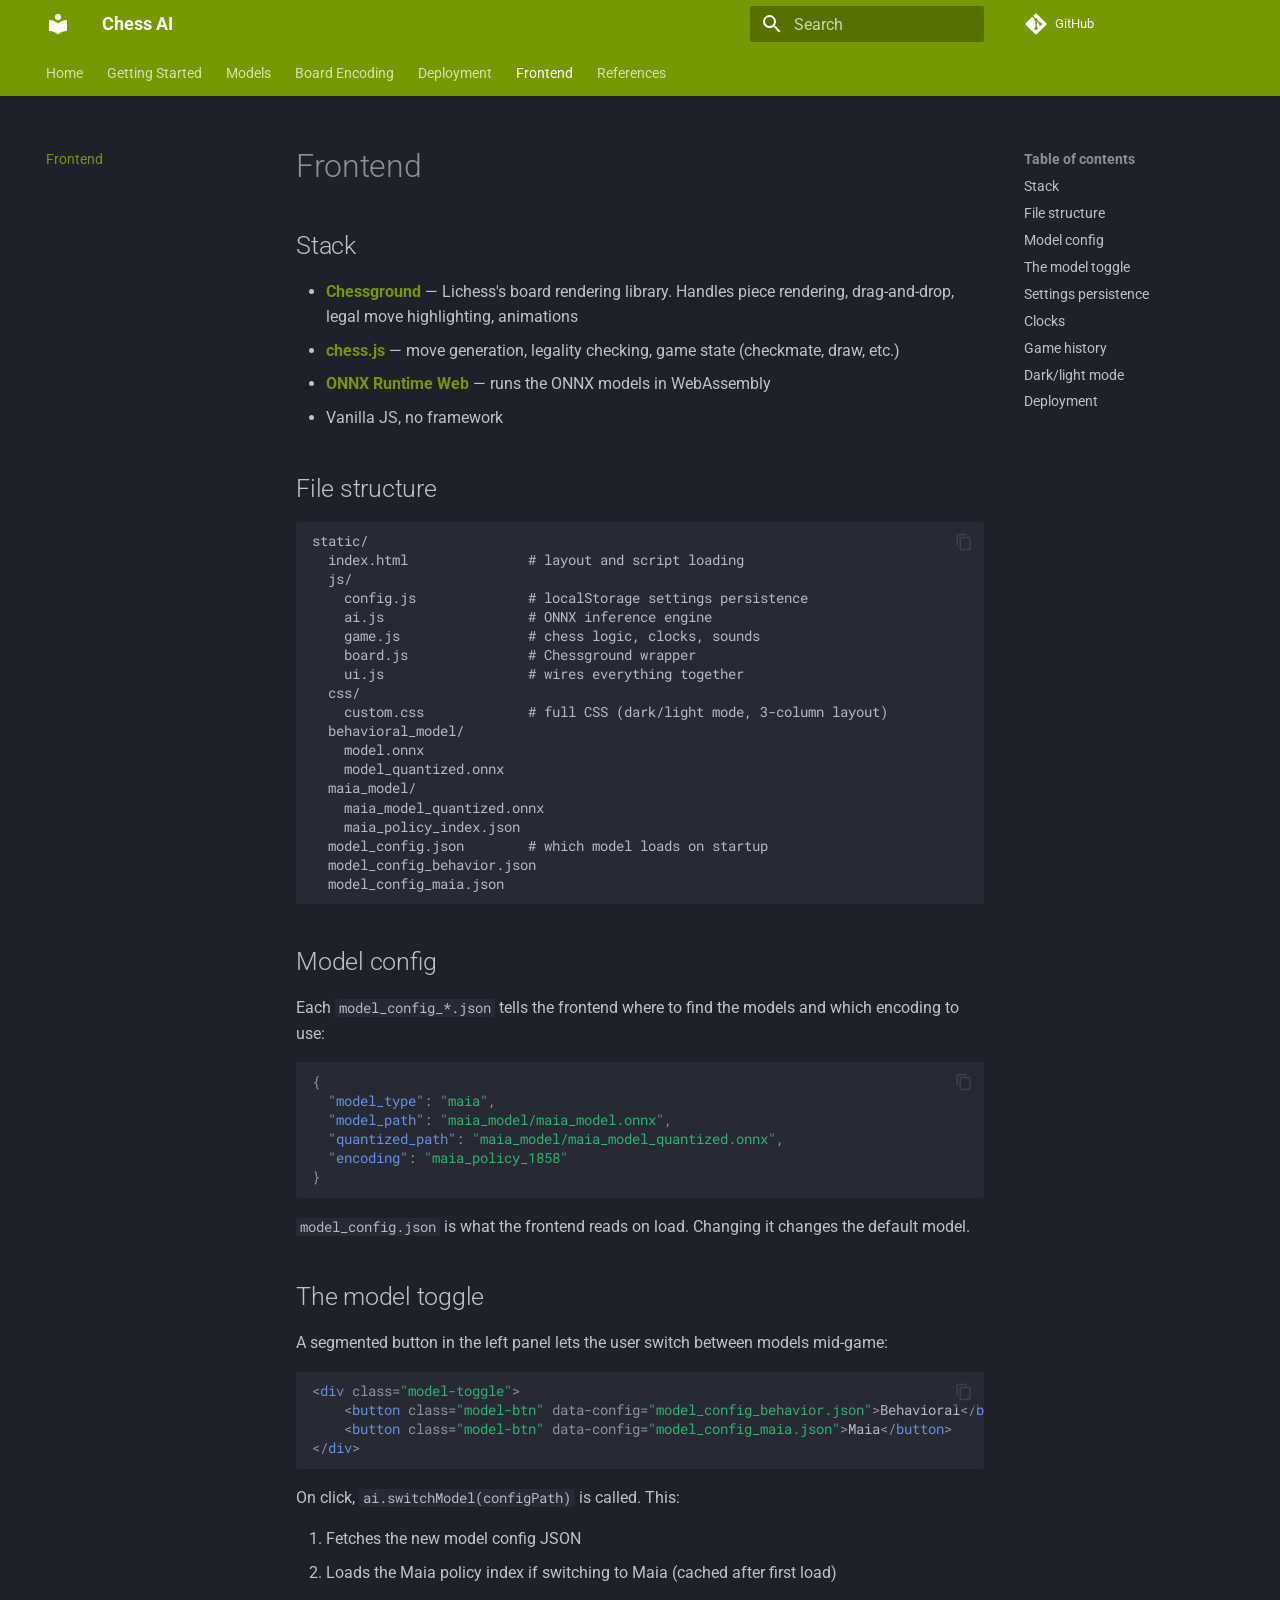
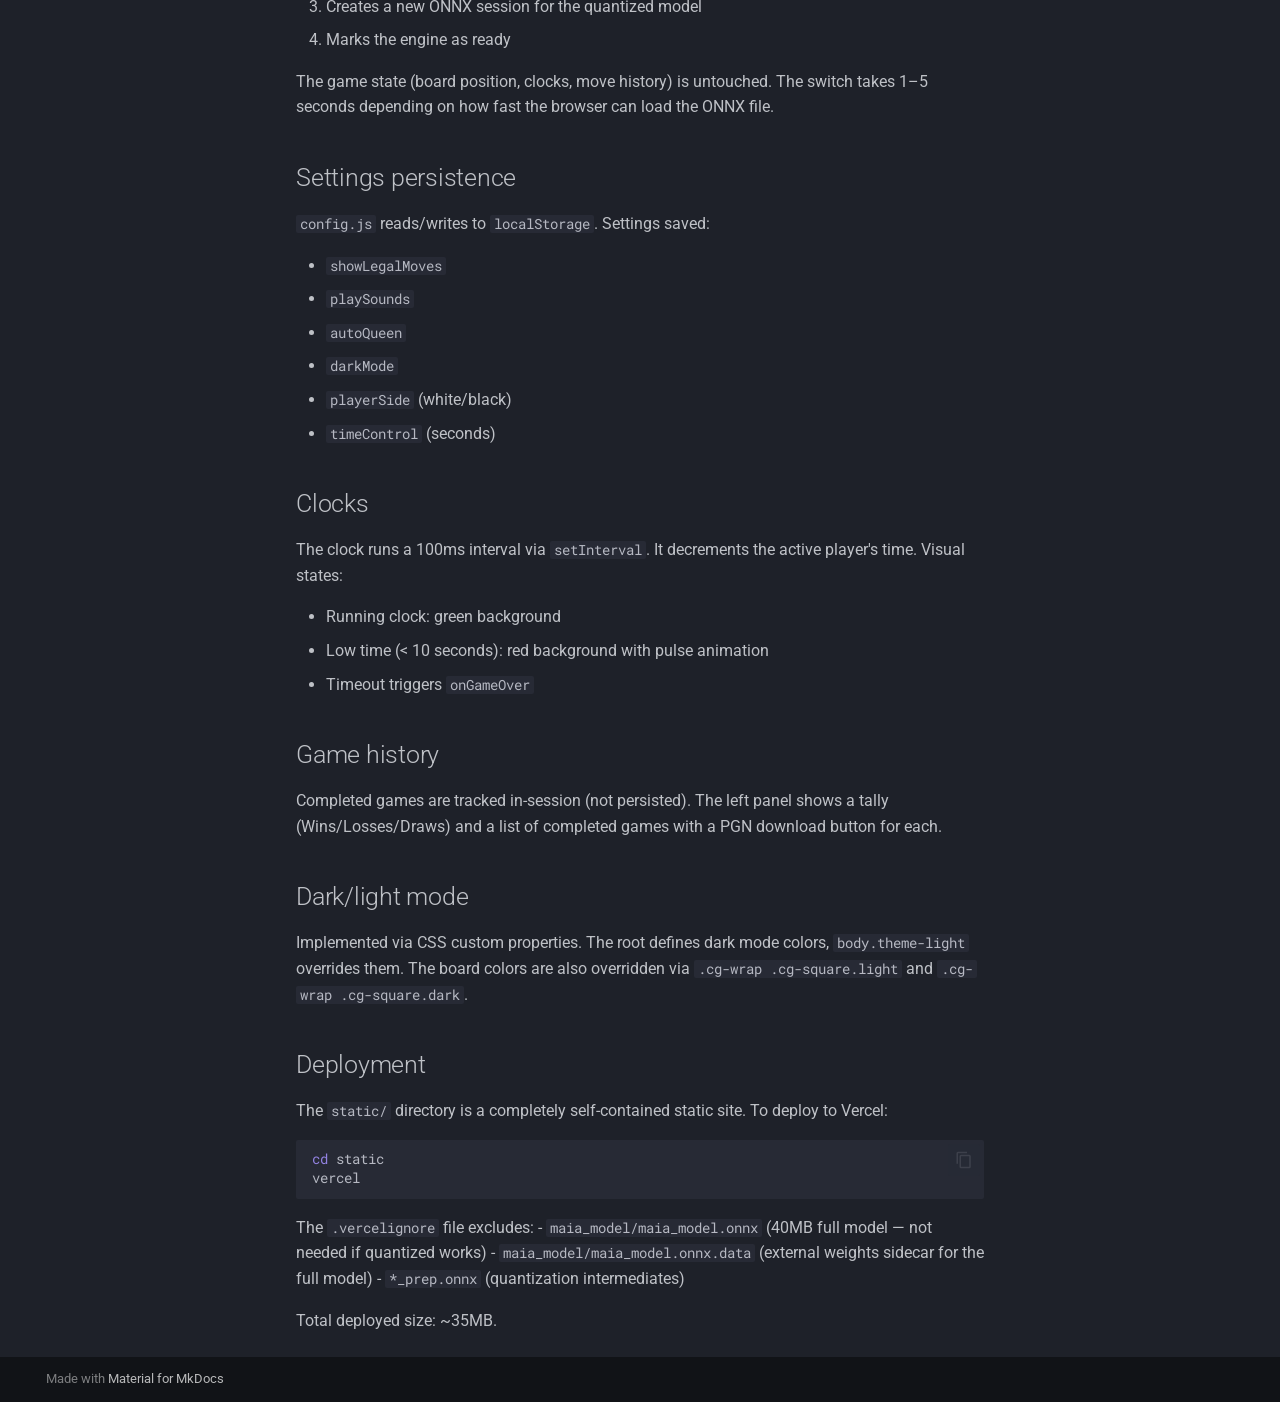
<file: frontend/index.html>
<!doctype html>
<html lang="en" class="no-js">
  <head>
    
      <meta charset="utf-8">
      <meta name="viewport" content="width=device-width,initial-scale=1">
      
        <meta name="description" content="A personal chess AI trained on your own Lichess games">
      
      
      
      
        <link rel="prev" href="../browser/">
      
      
        <link rel="next" href="../references/">
      
      
        
      
      
      <link rel="icon" href="../assets/images/favicon.png">
      <meta name="generator" content="mkdocs-1.6.1, mkdocs-material-9.7.6">
    
    
      
        <title>Frontend - Chess AI</title>
      
    
    
      <link rel="stylesheet" href="../assets/stylesheets/main.484c7ddc.min.css">
      
        
        <link rel="stylesheet" href="../assets/stylesheets/palette.ab4e12ef.min.css">
      
      


    
    
      
    
    
      
        
        
        <link rel="preconnect" href="https://fonts.gstatic.com" crossorigin>
        <link rel="stylesheet" href="https://fonts.googleapis.com/css?family=Roboto:300,300i,400,400i,700,700i%7CRoboto+Mono:400,400i,700,700i&display=fallback">
        <style>:root{--md-text-font:"Roboto";--md-code-font:"Roboto Mono"}</style>
      
    
    
      <link rel="stylesheet" href="../stylesheets/extra.css">
    
    <script>__md_scope=new URL("..",location),__md_hash=e=>[...e].reduce(((e,_)=>(e<<5)-e+_.charCodeAt(0)),0),__md_get=(e,_=localStorage,t=__md_scope)=>JSON.parse(_.getItem(t.pathname+"."+e)),__md_set=(e,_,t=localStorage,a=__md_scope)=>{try{t.setItem(a.pathname+"."+e,JSON.stringify(_))}catch(e){}}</script>
    
      

    
    
  </head>
  
  
    
    
      
    
    
    
    
    <body dir="ltr" data-md-color-scheme="slate" data-md-color-primary="custom" data-md-color-accent="custom">
  
    
    <input class="md-toggle" data-md-toggle="drawer" type="checkbox" id="__drawer" autocomplete="off">
    <input class="md-toggle" data-md-toggle="search" type="checkbox" id="__search" autocomplete="off">
    <label class="md-overlay" for="__drawer"></label>
    <div data-md-component="skip">
      
        
        <a href="#frontend" class="md-skip">
          Skip to content
        </a>
      
    </div>
    <div data-md-component="announce">
      
    </div>
    
    
      

<header class="md-header" data-md-component="header">
  <nav class="md-header__inner md-grid" aria-label="Header">
    <a href=".." title="Chess AI" class="md-header__button md-logo" aria-label="Chess AI" data-md-component="logo">
      
  
  <svg xmlns="http://www.w3.org/2000/svg" viewBox="0 0 24 24"><path d="M12 8a3 3 0 0 0 3-3 3 3 0 0 0-3-3 3 3 0 0 0-3 3 3 3 0 0 0 3 3m0 3.54C9.64 9.35 6.5 8 3 8v11c3.5 0 6.64 1.35 9 3.54 2.36-2.19 5.5-3.54 9-3.54V8c-3.5 0-6.64 1.35-9 3.54"/></svg>

    </a>
    <label class="md-header__button md-icon" for="__drawer">
      
      <svg xmlns="http://www.w3.org/2000/svg" viewBox="0 0 24 24"><path d="M3 6h18v2H3zm0 5h18v2H3zm0 5h18v2H3z"/></svg>
    </label>
    <div class="md-header__title" data-md-component="header-title">
      <div class="md-header__ellipsis">
        <div class="md-header__topic">
          <span class="md-ellipsis">
            Chess AI
          </span>
        </div>
        <div class="md-header__topic" data-md-component="header-topic">
          <span class="md-ellipsis">
            
              Frontend
            
          </span>
        </div>
      </div>
    </div>
    
      
        <form class="md-header__option" data-md-component="palette">
  
    
    
    
    <input class="md-option" data-md-color-media="" data-md-color-scheme="slate" data-md-color-primary="custom" data-md-color-accent="custom"  aria-hidden="true"  type="radio" name="__palette" id="__palette_0">
    
  
</form>
      
    
    
      <script>var palette=__md_get("__palette");if(palette&&palette.color){if("(prefers-color-scheme)"===palette.color.media){var media=matchMedia("(prefers-color-scheme: light)"),input=document.querySelector(media.matches?"[data-md-color-media='(prefers-color-scheme: light)']":"[data-md-color-media='(prefers-color-scheme: dark)']");palette.color.media=input.getAttribute("data-md-color-media"),palette.color.scheme=input.getAttribute("data-md-color-scheme"),palette.color.primary=input.getAttribute("data-md-color-primary"),palette.color.accent=input.getAttribute("data-md-color-accent")}for(var[key,value]of Object.entries(palette.color))document.body.setAttribute("data-md-color-"+key,value)}</script>
    
    
    
      
      
        <label class="md-header__button md-icon" for="__search">
          
          <svg xmlns="http://www.w3.org/2000/svg" viewBox="0 0 24 24"><path d="M9.5 3A6.5 6.5 0 0 1 16 9.5c0 1.61-.59 3.09-1.56 4.23l.27.27h.79l5 5-1.5 1.5-5-5v-.79l-.27-.27A6.52 6.52 0 0 1 9.5 16 6.5 6.5 0 0 1 3 9.5 6.5 6.5 0 0 1 9.5 3m0 2C7 5 5 7 5 9.5S7 14 9.5 14 14 12 14 9.5 12 5 9.5 5"/></svg>
        </label>
        <div class="md-search" data-md-component="search" role="dialog">
  <label class="md-search__overlay" for="__search"></label>
  <div class="md-search__inner" role="search">
    <form class="md-search__form" name="search">
      <input type="text" class="md-search__input" name="query" aria-label="Search" placeholder="Search" autocapitalize="off" autocorrect="off" autocomplete="off" spellcheck="false" data-md-component="search-query" required>
      <label class="md-search__icon md-icon" for="__search">
        
        <svg xmlns="http://www.w3.org/2000/svg" viewBox="0 0 24 24"><path d="M9.5 3A6.5 6.5 0 0 1 16 9.5c0 1.61-.59 3.09-1.56 4.23l.27.27h.79l5 5-1.5 1.5-5-5v-.79l-.27-.27A6.52 6.52 0 0 1 9.5 16 6.5 6.5 0 0 1 3 9.5 6.5 6.5 0 0 1 9.5 3m0 2C7 5 5 7 5 9.5S7 14 9.5 14 14 12 14 9.5 12 5 9.5 5"/></svg>
        
        <svg xmlns="http://www.w3.org/2000/svg" viewBox="0 0 24 24"><path d="M20 11v2H8l5.5 5.5-1.42 1.42L4.16 12l7.92-7.92L13.5 5.5 8 11z"/></svg>
      </label>
      <nav class="md-search__options" aria-label="Search">
        
        <button type="reset" class="md-search__icon md-icon" title="Clear" aria-label="Clear" tabindex="-1">
          
          <svg xmlns="http://www.w3.org/2000/svg" viewBox="0 0 24 24"><path d="M19 6.41 17.59 5 12 10.59 6.41 5 5 6.41 10.59 12 5 17.59 6.41 19 12 13.41 17.59 19 19 17.59 13.41 12z"/></svg>
        </button>
      </nav>
      
    </form>
    <div class="md-search__output">
      <div class="md-search__scrollwrap" tabindex="0" data-md-scrollfix>
        <div class="md-search-result" data-md-component="search-result">
          <div class="md-search-result__meta">
            Initializing search
          </div>
          <ol class="md-search-result__list" role="presentation"></ol>
        </div>
      </div>
    </div>
  </div>
</div>
      
    
    
      <div class="md-header__source">
        <a href="https://github.com/your-username/chess-ai" title="Go to repository" class="md-source" data-md-component="source">
  <div class="md-source__icon md-icon">
    
    <svg xmlns="http://www.w3.org/2000/svg" viewBox="0 0 448 512"><!--! Font Awesome Free 7.1.0 by @fontawesome - https://fontawesome.com License - https://fontawesome.com/license/free (Icons: CC BY 4.0, Fonts: SIL OFL 1.1, Code: MIT License) Copyright 2025 Fonticons, Inc.--><path d="M439.6 236.1 244 40.5c-5.4-5.5-12.8-8.5-20.4-8.5s-15 3-20.4 8.4L162.5 81l51.5 51.5c27.1-9.1 52.7 16.8 43.4 43.7l49.7 49.7c34.2-11.8 61.2 31 35.5 56.7-26.5 26.5-70.2-2.9-56-37.3L240.3 199v121.9c25.3 12.5 22.3 41.8 9.1 55-6.4 6.4-15.2 10.1-24.3 10.1s-17.8-3.6-24.3-10.1c-17.6-17.6-11.1-46.9 11.2-56v-123c-20.8-8.5-24.6-30.7-18.6-45L142.6 101 8.5 235.1C3 240.6 0 247.9 0 255.5s3 15 8.5 20.4l195.6 195.7c5.4 5.4 12.7 8.4 20.4 8.4s15-3 20.4-8.4l194.7-194.7c5.4-5.4 8.4-12.8 8.4-20.4s-3-15-8.4-20.4"/></svg>
  </div>
  <div class="md-source__repository">
    GitHub
  </div>
</a>
      </div>
    
  </nav>
  
</header>
    
    <div class="md-container" data-md-component="container">
      
      
        
          
            
<nav class="md-tabs" aria-label="Tabs" data-md-component="tabs">
  <div class="md-grid">
    <ul class="md-tabs__list">
      
        
  
  
  
  
    <li class="md-tabs__item">
      <a href=".." class="md-tabs__link">
        
  
  
    
  
  Home

      </a>
    </li>
  

      
        
  
  
  
  
    <li class="md-tabs__item">
      <a href="../setup/" class="md-tabs__link">
        
  
  
    
  
  Getting Started

      </a>
    </li>
  

      
        
  
  
  
  
    
    
      <li class="md-tabs__item">
        <a href="../behavioral/" class="md-tabs__link">
          
  
  
  Models

        </a>
      </li>
    
  

      
        
  
  
  
  
    <li class="md-tabs__item">
      <a href="../encoding/" class="md-tabs__link">
        
  
  
    
  
  Board Encoding

      </a>
    </li>
  

      
        
  
  
  
  
    
    
      <li class="md-tabs__item">
        <a href="../deployment/" class="md-tabs__link">
          
  
  
  Deployment

        </a>
      </li>
    
  

      
        
  
  
  
    
  
  
    <li class="md-tabs__item md-tabs__item--active">
      <a href="./" class="md-tabs__link">
        
  
  
    
  
  Frontend

      </a>
    </li>
  

      
        
  
  
  
  
    <li class="md-tabs__item">
      <a href="../references/" class="md-tabs__link">
        
  
  
    
  
  References

      </a>
    </li>
  

      
    </ul>
  </div>
</nav>
          
        
      
      <main class="md-main" data-md-component="main">
        <div class="md-main__inner md-grid">
          
            
              
              <div class="md-sidebar md-sidebar--primary" data-md-component="sidebar" data-md-type="navigation" >
                <div class="md-sidebar__scrollwrap">
                  <div class="md-sidebar__inner">
                    


  


<nav class="md-nav md-nav--primary md-nav--lifted" aria-label="Navigation" data-md-level="0">
  <label class="md-nav__title" for="__drawer">
    <a href=".." title="Chess AI" class="md-nav__button md-logo" aria-label="Chess AI" data-md-component="logo">
      
  
  <svg xmlns="http://www.w3.org/2000/svg" viewBox="0 0 24 24"><path d="M12 8a3 3 0 0 0 3-3 3 3 0 0 0-3-3 3 3 0 0 0-3 3 3 3 0 0 0 3 3m0 3.54C9.64 9.35 6.5 8 3 8v11c3.5 0 6.64 1.35 9 3.54 2.36-2.19 5.5-3.54 9-3.54V8c-3.5 0-6.64 1.35-9 3.54"/></svg>

    </a>
    Chess AI
  </label>
  
    <div class="md-nav__source">
      <a href="https://github.com/your-username/chess-ai" title="Go to repository" class="md-source" data-md-component="source">
  <div class="md-source__icon md-icon">
    
    <svg xmlns="http://www.w3.org/2000/svg" viewBox="0 0 448 512"><!--! Font Awesome Free 7.1.0 by @fontawesome - https://fontawesome.com License - https://fontawesome.com/license/free (Icons: CC BY 4.0, Fonts: SIL OFL 1.1, Code: MIT License) Copyright 2025 Fonticons, Inc.--><path d="M439.6 236.1 244 40.5c-5.4-5.5-12.8-8.5-20.4-8.5s-15 3-20.4 8.4L162.5 81l51.5 51.5c27.1-9.1 52.7 16.8 43.4 43.7l49.7 49.7c34.2-11.8 61.2 31 35.5 56.7-26.5 26.5-70.2-2.9-56-37.3L240.3 199v121.9c25.3 12.5 22.3 41.8 9.1 55-6.4 6.4-15.2 10.1-24.3 10.1s-17.8-3.6-24.3-10.1c-17.6-17.6-11.1-46.9 11.2-56v-123c-20.8-8.5-24.6-30.7-18.6-45L142.6 101 8.5 235.1C3 240.6 0 247.9 0 255.5s3 15 8.5 20.4l195.6 195.7c5.4 5.4 12.7 8.4 20.4 8.4s15-3 20.4-8.4l194.7-194.7c5.4-5.4 8.4-12.8 8.4-20.4s-3-15-8.4-20.4"/></svg>
  </div>
  <div class="md-source__repository">
    GitHub
  </div>
</a>
    </div>
  
  <ul class="md-nav__list" data-md-scrollfix>
    
      
      
  
  
  
  
    <li class="md-nav__item">
      <a href=".." class="md-nav__link">
        
  
  
  <span class="md-ellipsis">
    
  
    Home
  

    
  </span>
  
  

      </a>
    </li>
  

    
      
      
  
  
  
  
    <li class="md-nav__item">
      <a href="../setup/" class="md-nav__link">
        
  
  
  <span class="md-ellipsis">
    
  
    Getting Started
  

    
  </span>
  
  

      </a>
    </li>
  

    
      
      
  
  
  
  
    
    
    
    
      
      
        
      
    
    
    <li class="md-nav__item md-nav__item--nested">
      
        
        
        <input class="md-nav__toggle md-toggle " type="checkbox" id="__nav_3" >
        
          
          <label class="md-nav__link" for="__nav_3" id="__nav_3_label" tabindex="0">
            
  
  
  <span class="md-ellipsis">
    
  
    Models
  

    
  </span>
  
  

            <span class="md-nav__icon md-icon"></span>
          </label>
        
        <nav class="md-nav" data-md-level="1" aria-labelledby="__nav_3_label" aria-expanded="false">
          <label class="md-nav__title" for="__nav_3">
            <span class="md-nav__icon md-icon"></span>
            
  
    Models
  

          </label>
          <ul class="md-nav__list" data-md-scrollfix>
            
              
                
  
  
  
  
    <li class="md-nav__item">
      <a href="../behavioral/" class="md-nav__link">
        
  
  
  <span class="md-ellipsis">
    
  
    Behavioral Cloning
  

    
  </span>
  
  

      </a>
    </li>
  

              
            
              
                
  
  
  
  
    <li class="md-nav__item">
      <a href="../maia/" class="md-nav__link">
        
  
  
  <span class="md-ellipsis">
    
  
    Maia Finetuning
  

    
  </span>
  
  

      </a>
    </li>
  

              
            
          </ul>
        </nav>
      
    </li>
  

    
      
      
  
  
  
  
    <li class="md-nav__item">
      <a href="../encoding/" class="md-nav__link">
        
  
  
  <span class="md-ellipsis">
    
  
    Board Encoding
  

    
  </span>
  
  

      </a>
    </li>
  

    
      
      
  
  
  
  
    
    
    
    
      
      
        
      
    
    
    <li class="md-nav__item md-nav__item--nested">
      
        
        
        <input class="md-nav__toggle md-toggle " type="checkbox" id="__nav_5" >
        
          
          <label class="md-nav__link" for="__nav_5" id="__nav_5_label" tabindex="0">
            
  
  
  <span class="md-ellipsis">
    
  
    Deployment
  

    
  </span>
  
  

            <span class="md-nav__icon md-icon"></span>
          </label>
        
        <nav class="md-nav" data-md-level="1" aria-labelledby="__nav_5_label" aria-expanded="false">
          <label class="md-nav__title" for="__nav_5">
            <span class="md-nav__icon md-icon"></span>
            
  
    Deployment
  

          </label>
          <ul class="md-nav__list" data-md-scrollfix>
            
              
                
  
  
  
  
    <li class="md-nav__item">
      <a href="../deployment/" class="md-nav__link">
        
  
  
  <span class="md-ellipsis">
    
  
    ONNX Export & Quantization
  

    
  </span>
  
  

      </a>
    </li>
  

              
            
              
                
  
  
  
  
    <li class="md-nav__item">
      <a href="../browser/" class="md-nav__link">
        
  
  
  <span class="md-ellipsis">
    
  
    Browser Inference
  

    
  </span>
  
  

      </a>
    </li>
  

              
            
          </ul>
        </nav>
      
    </li>
  

    
      
      
  
  
    
  
  
  
    <li class="md-nav__item md-nav__item--active">
      
      <input class="md-nav__toggle md-toggle" type="checkbox" id="__toc">
      
      
        
      
      
        <label class="md-nav__link md-nav__link--active" for="__toc">
          
  
  
  <span class="md-ellipsis">
    
  
    Frontend
  

    
  </span>
  
  

          <span class="md-nav__icon md-icon"></span>
        </label>
      
      <a href="./" class="md-nav__link md-nav__link--active">
        
  
  
  <span class="md-ellipsis">
    
  
    Frontend
  

    
  </span>
  
  

      </a>
      
        

<nav class="md-nav md-nav--secondary" aria-label="Table of contents">
  
  
  
    
  
  
    <label class="md-nav__title" for="__toc">
      <span class="md-nav__icon md-icon"></span>
      Table of contents
    </label>
    <ul class="md-nav__list" data-md-component="toc" data-md-scrollfix>
      
        <li class="md-nav__item">
  <a href="#stack" class="md-nav__link">
    <span class="md-ellipsis">
      
        Stack
      
    </span>
  </a>
  
</li>
      
        <li class="md-nav__item">
  <a href="#file-structure" class="md-nav__link">
    <span class="md-ellipsis">
      
        File structure
      
    </span>
  </a>
  
</li>
      
        <li class="md-nav__item">
  <a href="#model-config" class="md-nav__link">
    <span class="md-ellipsis">
      
        Model config
      
    </span>
  </a>
  
</li>
      
        <li class="md-nav__item">
  <a href="#the-model-toggle" class="md-nav__link">
    <span class="md-ellipsis">
      
        The model toggle
      
    </span>
  </a>
  
</li>
      
        <li class="md-nav__item">
  <a href="#settings-persistence" class="md-nav__link">
    <span class="md-ellipsis">
      
        Settings persistence
      
    </span>
  </a>
  
</li>
      
        <li class="md-nav__item">
  <a href="#clocks" class="md-nav__link">
    <span class="md-ellipsis">
      
        Clocks
      
    </span>
  </a>
  
</li>
      
        <li class="md-nav__item">
  <a href="#game-history" class="md-nav__link">
    <span class="md-ellipsis">
      
        Game history
      
    </span>
  </a>
  
</li>
      
        <li class="md-nav__item">
  <a href="#darklight-mode" class="md-nav__link">
    <span class="md-ellipsis">
      
        Dark/light mode
      
    </span>
  </a>
  
</li>
      
        <li class="md-nav__item">
  <a href="#deployment" class="md-nav__link">
    <span class="md-ellipsis">
      
        Deployment
      
    </span>
  </a>
  
</li>
      
    </ul>
  
</nav>
      
    </li>
  

    
      
      
  
  
  
  
    <li class="md-nav__item">
      <a href="../references/" class="md-nav__link">
        
  
  
  <span class="md-ellipsis">
    
  
    References
  

    
  </span>
  
  

      </a>
    </li>
  

    
  </ul>
</nav>
                  </div>
                </div>
              </div>
            
            
              
              <div class="md-sidebar md-sidebar--secondary" data-md-component="sidebar" data-md-type="toc" >
                <div class="md-sidebar__scrollwrap">
                  <div class="md-sidebar__inner">
                    

<nav class="md-nav md-nav--secondary" aria-label="Table of contents">
  
  
  
    
  
  
    <label class="md-nav__title" for="__toc">
      <span class="md-nav__icon md-icon"></span>
      Table of contents
    </label>
    <ul class="md-nav__list" data-md-component="toc" data-md-scrollfix>
      
        <li class="md-nav__item">
  <a href="#stack" class="md-nav__link">
    <span class="md-ellipsis">
      
        Stack
      
    </span>
  </a>
  
</li>
      
        <li class="md-nav__item">
  <a href="#file-structure" class="md-nav__link">
    <span class="md-ellipsis">
      
        File structure
      
    </span>
  </a>
  
</li>
      
        <li class="md-nav__item">
  <a href="#model-config" class="md-nav__link">
    <span class="md-ellipsis">
      
        Model config
      
    </span>
  </a>
  
</li>
      
        <li class="md-nav__item">
  <a href="#the-model-toggle" class="md-nav__link">
    <span class="md-ellipsis">
      
        The model toggle
      
    </span>
  </a>
  
</li>
      
        <li class="md-nav__item">
  <a href="#settings-persistence" class="md-nav__link">
    <span class="md-ellipsis">
      
        Settings persistence
      
    </span>
  </a>
  
</li>
      
        <li class="md-nav__item">
  <a href="#clocks" class="md-nav__link">
    <span class="md-ellipsis">
      
        Clocks
      
    </span>
  </a>
  
</li>
      
        <li class="md-nav__item">
  <a href="#game-history" class="md-nav__link">
    <span class="md-ellipsis">
      
        Game history
      
    </span>
  </a>
  
</li>
      
        <li class="md-nav__item">
  <a href="#darklight-mode" class="md-nav__link">
    <span class="md-ellipsis">
      
        Dark/light mode
      
    </span>
  </a>
  
</li>
      
        <li class="md-nav__item">
  <a href="#deployment" class="md-nav__link">
    <span class="md-ellipsis">
      
        Deployment
      
    </span>
  </a>
  
</li>
      
    </ul>
  
</nav>
                  </div>
                </div>
              </div>
            
          
          
            <div class="md-content" data-md-component="content">
              
              <article class="md-content__inner md-typeset">
                
                  


  
  


<h1 id="frontend">Frontend</h1>
<h2 id="stack">Stack</h2>
<ul>
<li><strong><a href="https://github.com/lichess-org/chessground">Chessground</a></strong> — Lichess's board rendering library. Handles piece rendering, drag-and-drop, legal move highlighting, animations</li>
<li><strong><a href="https://github.com/jhlywa/chess.js">chess.js</a></strong> — move generation, legality checking, game state (checkmate, draw, etc.)</li>
<li><strong><a href="https://onnxruntime.ai/docs/tutorials/web/">ONNX Runtime Web</a></strong> — runs the ONNX models in WebAssembly</li>
<li>Vanilla JS, no framework</li>
</ul>
<h2 id="file-structure">File structure</h2>
<div class="highlight"><pre><span></span><code><a id="__codelineno-0-1" name="__codelineno-0-1" href="#__codelineno-0-1"></a>static/
<a id="__codelineno-0-2" name="__codelineno-0-2" href="#__codelineno-0-2"></a>  index.html               # layout and script loading
<a id="__codelineno-0-3" name="__codelineno-0-3" href="#__codelineno-0-3"></a>  js/
<a id="__codelineno-0-4" name="__codelineno-0-4" href="#__codelineno-0-4"></a>    config.js              # localStorage settings persistence
<a id="__codelineno-0-5" name="__codelineno-0-5" href="#__codelineno-0-5"></a>    ai.js                  # ONNX inference engine
<a id="__codelineno-0-6" name="__codelineno-0-6" href="#__codelineno-0-6"></a>    game.js                # chess logic, clocks, sounds
<a id="__codelineno-0-7" name="__codelineno-0-7" href="#__codelineno-0-7"></a>    board.js               # Chessground wrapper
<a id="__codelineno-0-8" name="__codelineno-0-8" href="#__codelineno-0-8"></a>    ui.js                  # wires everything together
<a id="__codelineno-0-9" name="__codelineno-0-9" href="#__codelineno-0-9"></a>  css/
<a id="__codelineno-0-10" name="__codelineno-0-10" href="#__codelineno-0-10"></a>    custom.css             # full CSS (dark/light mode, 3-column layout)
<a id="__codelineno-0-11" name="__codelineno-0-11" href="#__codelineno-0-11"></a>  behavioral_model/
<a id="__codelineno-0-12" name="__codelineno-0-12" href="#__codelineno-0-12"></a>    model.onnx
<a id="__codelineno-0-13" name="__codelineno-0-13" href="#__codelineno-0-13"></a>    model_quantized.onnx
<a id="__codelineno-0-14" name="__codelineno-0-14" href="#__codelineno-0-14"></a>  maia_model/
<a id="__codelineno-0-15" name="__codelineno-0-15" href="#__codelineno-0-15"></a>    maia_model_quantized.onnx
<a id="__codelineno-0-16" name="__codelineno-0-16" href="#__codelineno-0-16"></a>    maia_policy_index.json
<a id="__codelineno-0-17" name="__codelineno-0-17" href="#__codelineno-0-17"></a>  model_config.json        # which model loads on startup
<a id="__codelineno-0-18" name="__codelineno-0-18" href="#__codelineno-0-18"></a>  model_config_behavior.json
<a id="__codelineno-0-19" name="__codelineno-0-19" href="#__codelineno-0-19"></a>  model_config_maia.json
</code></pre></div>
<h2 id="model-config">Model config</h2>
<p>Each <code>model_config_*.json</code> tells the frontend where to find the models and which encoding to use:</p>
<div class="highlight"><pre><span></span><code><a id="__codelineno-1-1" name="__codelineno-1-1" href="#__codelineno-1-1"></a><span class="p">{</span>
<a id="__codelineno-1-2" name="__codelineno-1-2" href="#__codelineno-1-2"></a><span class="w">  </span><span class="nt">&quot;model_type&quot;</span><span class="p">:</span><span class="w"> </span><span class="s2">&quot;maia&quot;</span><span class="p">,</span>
<a id="__codelineno-1-3" name="__codelineno-1-3" href="#__codelineno-1-3"></a><span class="w">  </span><span class="nt">&quot;model_path&quot;</span><span class="p">:</span><span class="w"> </span><span class="s2">&quot;maia_model/maia_model.onnx&quot;</span><span class="p">,</span>
<a id="__codelineno-1-4" name="__codelineno-1-4" href="#__codelineno-1-4"></a><span class="w">  </span><span class="nt">&quot;quantized_path&quot;</span><span class="p">:</span><span class="w"> </span><span class="s2">&quot;maia_model/maia_model_quantized.onnx&quot;</span><span class="p">,</span>
<a id="__codelineno-1-5" name="__codelineno-1-5" href="#__codelineno-1-5"></a><span class="w">  </span><span class="nt">&quot;encoding&quot;</span><span class="p">:</span><span class="w"> </span><span class="s2">&quot;maia_policy_1858&quot;</span>
<a id="__codelineno-1-6" name="__codelineno-1-6" href="#__codelineno-1-6"></a><span class="p">}</span>
</code></pre></div>
<p><code>model_config.json</code> is what the frontend reads on load. Changing it changes the default model.</p>
<h2 id="the-model-toggle">The model toggle</h2>
<p>A segmented button in the left panel lets the user switch between models mid-game:</p>
<div class="highlight"><pre><span></span><code><a id="__codelineno-2-1" name="__codelineno-2-1" href="#__codelineno-2-1"></a><span class="p">&lt;</span><span class="nt">div</span> <span class="na">class</span><span class="o">=</span><span class="s">&quot;model-toggle&quot;</span><span class="p">&gt;</span>
<a id="__codelineno-2-2" name="__codelineno-2-2" href="#__codelineno-2-2"></a>    <span class="p">&lt;</span><span class="nt">button</span> <span class="na">class</span><span class="o">=</span><span class="s">&quot;model-btn&quot;</span> <span class="na">data-config</span><span class="o">=</span><span class="s">&quot;model_config_behavior.json&quot;</span><span class="p">&gt;</span>Behavioral<span class="p">&lt;/</span><span class="nt">button</span><span class="p">&gt;</span>
<a id="__codelineno-2-3" name="__codelineno-2-3" href="#__codelineno-2-3"></a>    <span class="p">&lt;</span><span class="nt">button</span> <span class="na">class</span><span class="o">=</span><span class="s">&quot;model-btn&quot;</span> <span class="na">data-config</span><span class="o">=</span><span class="s">&quot;model_config_maia.json&quot;</span><span class="p">&gt;</span>Maia<span class="p">&lt;/</span><span class="nt">button</span><span class="p">&gt;</span>
<a id="__codelineno-2-4" name="__codelineno-2-4" href="#__codelineno-2-4"></a><span class="p">&lt;/</span><span class="nt">div</span><span class="p">&gt;</span>
</code></pre></div>
<p>On click, <code>ai.switchModel(configPath)</code> is called. This:</p>
<ol>
<li>Fetches the new model config JSON</li>
<li>Loads the Maia policy index if switching to Maia (cached after first load)</li>
<li>Creates a new ONNX session for the quantized model</li>
<li>Marks the engine as ready</li>
</ol>
<p>The game state (board position, clocks, move history) is untouched. The switch takes 1–5 seconds depending on how fast the browser can load the ONNX file.</p>
<h2 id="settings-persistence">Settings persistence</h2>
<p><code>config.js</code> reads/writes to <code>localStorage</code>. Settings saved:</p>
<ul>
<li><code>showLegalMoves</code></li>
<li><code>playSounds</code></li>
<li><code>autoQueen</code></li>
<li><code>darkMode</code></li>
<li><code>playerSide</code> (white/black)</li>
<li><code>timeControl</code> (seconds)</li>
</ul>
<h2 id="clocks">Clocks</h2>
<p>The clock runs a 100ms interval via <code>setInterval</code>. It decrements the active player's time. Visual states:</p>
<ul>
<li>Running clock: green background</li>
<li>Low time (&lt; 10 seconds): red background with pulse animation</li>
<li>Timeout triggers <code>onGameOver</code></li>
</ul>
<h2 id="game-history">Game history</h2>
<p>Completed games are tracked in-session (not persisted). The left panel shows a tally (Wins/Losses/Draws) and a list of completed games with a PGN download button for each.</p>
<h2 id="darklight-mode">Dark/light mode</h2>
<p>Implemented via CSS custom properties. The root defines dark mode colors, <code>body.theme-light</code> overrides them. The board colors are also overridden via <code>.cg-wrap .cg-square.light</code> and <code>.cg-wrap .cg-square.dark</code>.</p>
<h2 id="deployment">Deployment</h2>
<p>The <code>static/</code> directory is a completely self-contained static site. To deploy to Vercel:</p>
<div class="highlight"><pre><span></span><code><a id="__codelineno-3-1" name="__codelineno-3-1" href="#__codelineno-3-1"></a><span class="nb">cd</span><span class="w"> </span>static
<a id="__codelineno-3-2" name="__codelineno-3-2" href="#__codelineno-3-2"></a>vercel
</code></pre></div>
<p>The <code>.vercelignore</code> file excludes:
- <code>maia_model/maia_model.onnx</code> (40MB full model — not needed if quantized works)
- <code>maia_model/maia_model.onnx.data</code> (external weights sidecar for the full model)
- <code>*_prep.onnx</code> (quantization intermediates)</p>
<p>Total deployed size: ~35MB.</p>












                
              </article>
            </div>
          
          
<script>var target=document.getElementById(location.hash.slice(1));target&&target.name&&(target.checked=target.name.startsWith("__tabbed_"))</script>
        </div>
        
          <button type="button" class="md-top md-icon" data-md-component="top" hidden>
  
  <svg xmlns="http://www.w3.org/2000/svg" viewBox="0 0 24 24"><path d="M13 20h-2V8l-5.5 5.5-1.42-1.42L12 4.16l7.92 7.92-1.42 1.42L13 8z"/></svg>
  Back to top
</button>
        
      </main>
      
        <footer class="md-footer">
  
  <div class="md-footer-meta md-typeset">
    <div class="md-footer-meta__inner md-grid">
      <div class="md-copyright">
  
  
    Made with
    <a href="https://squidfunk.github.io/mkdocs-material/" target="_blank" rel="noopener">
      Material for MkDocs
    </a>
  
</div>
      
    </div>
  </div>
</footer>
      
    </div>
    <div class="md-dialog" data-md-component="dialog">
      <div class="md-dialog__inner md-typeset"></div>
    </div>
    
    
    
      
      
      <script id="__config" type="application/json">{"annotate": null, "base": "..", "features": ["navigation.tabs", "navigation.sections", "navigation.top", "content.code.copy"], "search": "../assets/javascripts/workers/search.2c215733.min.js", "tags": null, "translations": {"clipboard.copied": "Copied to clipboard", "clipboard.copy": "Copy to clipboard", "search.result.more.one": "1 more on this page", "search.result.more.other": "# more on this page", "search.result.none": "No matching documents", "search.result.one": "1 matching document", "search.result.other": "# matching documents", "search.result.placeholder": "Type to start searching", "search.result.term.missing": "Missing", "select.version": "Select version"}, "version": null}</script>
    
    
      <script src="../assets/javascripts/bundle.79ae519e.min.js"></script>
      
    
  </body>
</html>
</file>
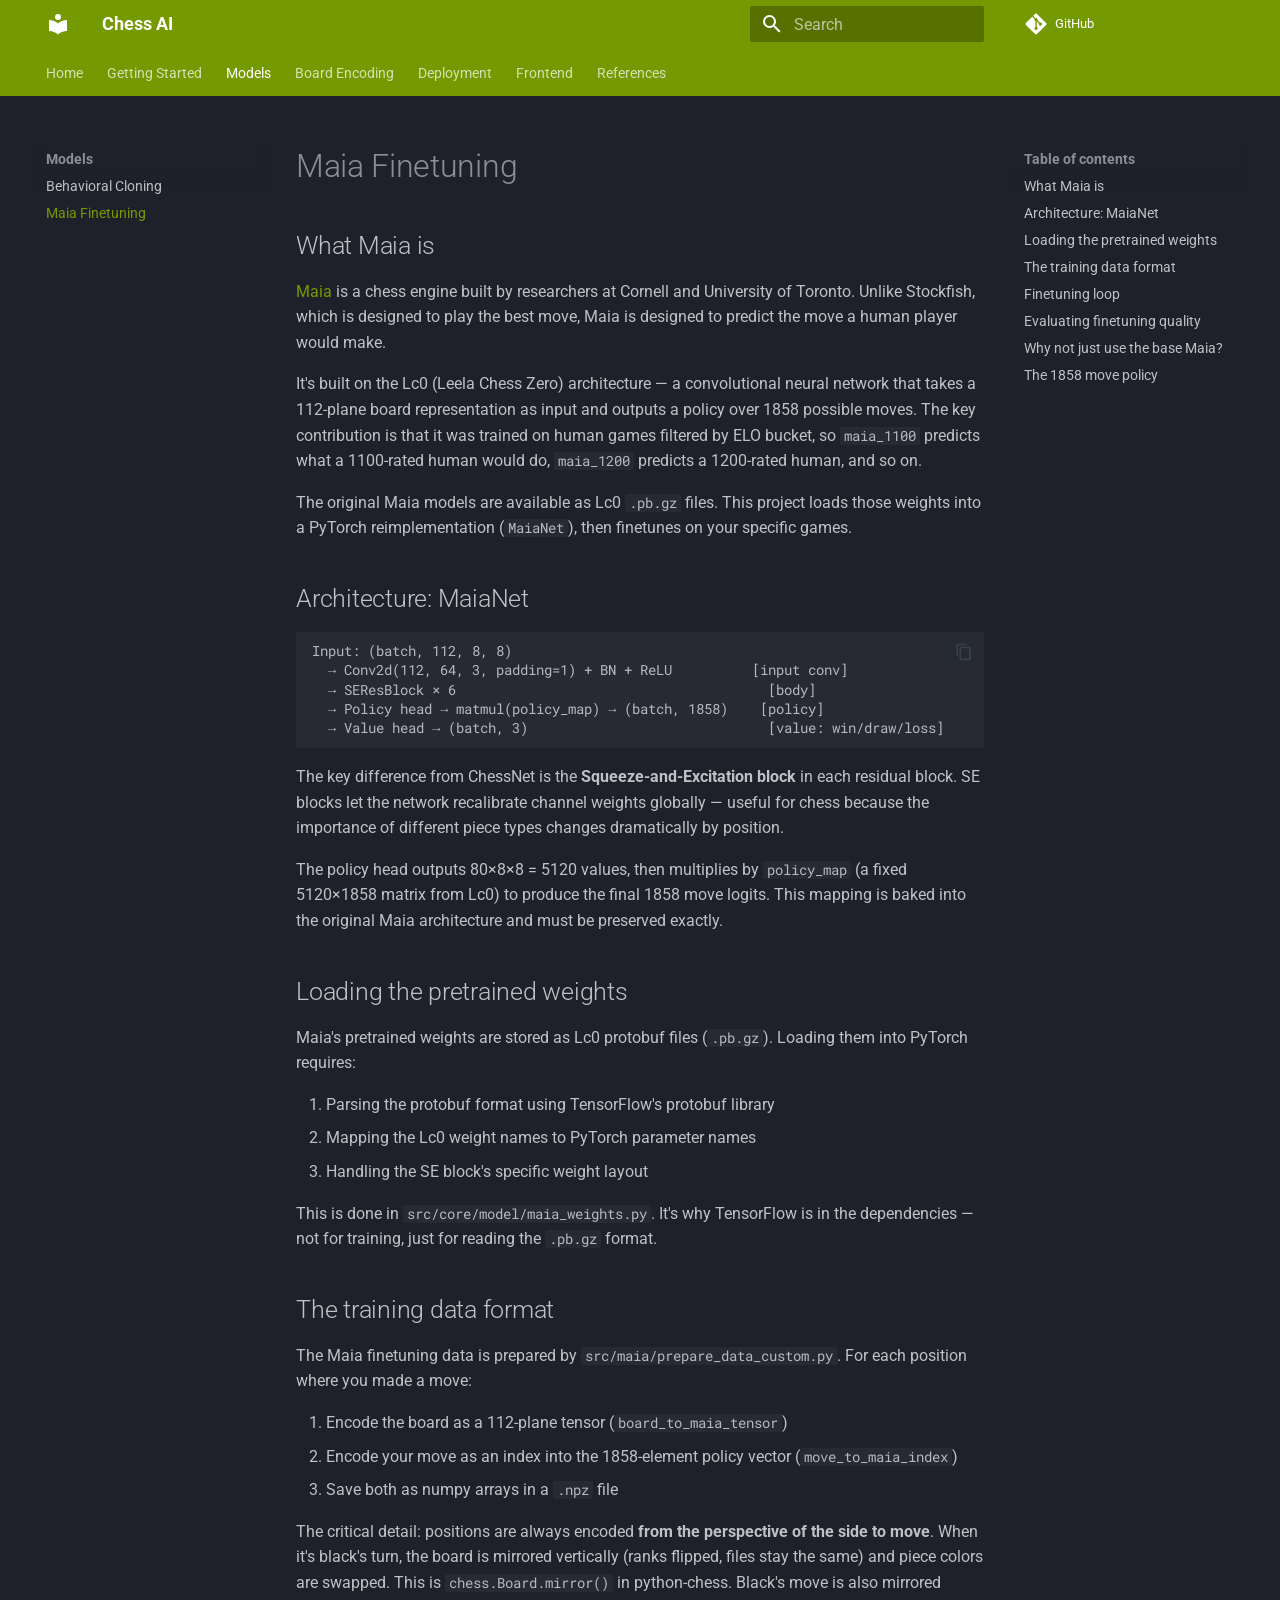
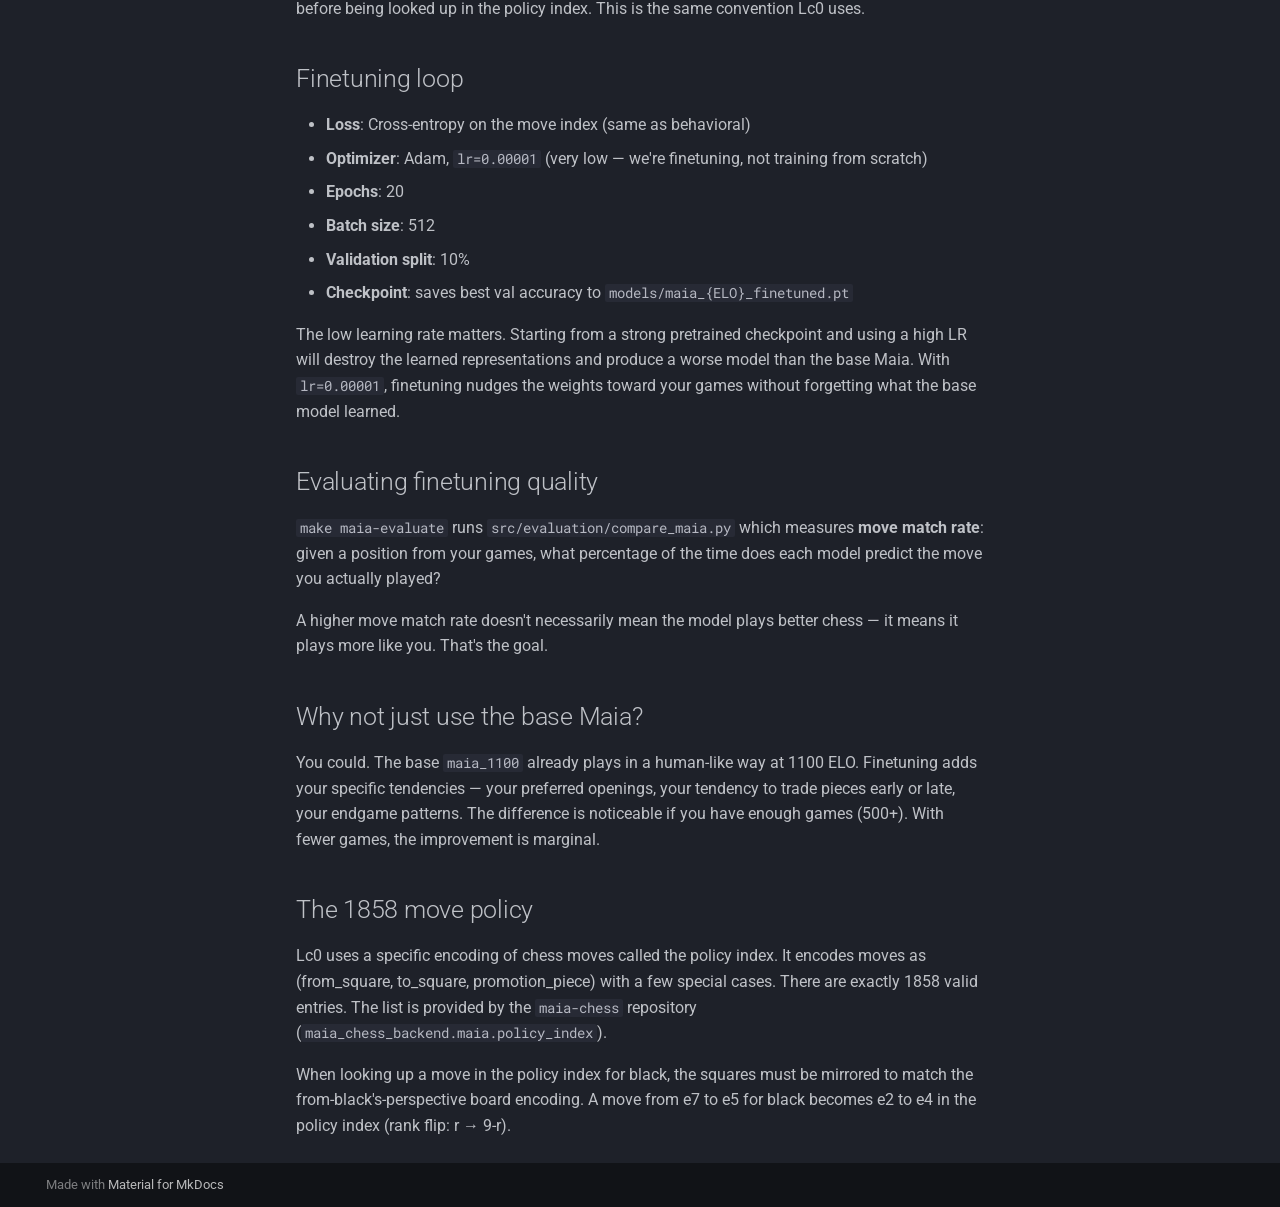
<file: maia/index.html>
<!doctype html>
<html lang="en" class="no-js">
  <head>
    
      <meta charset="utf-8">
      <meta name="viewport" content="width=device-width,initial-scale=1">
      
        <meta name="description" content="A personal chess AI trained on your own Lichess games">
      
      
      
      
        <link rel="prev" href="../behavioral/">
      
      
        <link rel="next" href="../encoding/">
      
      
        
      
      
      <link rel="icon" href="../assets/images/favicon.png">
      <meta name="generator" content="mkdocs-1.6.1, mkdocs-material-9.7.6">
    
    
      
        <title>Maia Finetuning - Chess AI</title>
      
    
    
      <link rel="stylesheet" href="../assets/stylesheets/main.484c7ddc.min.css">
      
        
        <link rel="stylesheet" href="../assets/stylesheets/palette.ab4e12ef.min.css">
      
      


    
    
      
    
    
      
        
        
        <link rel="preconnect" href="https://fonts.gstatic.com" crossorigin>
        <link rel="stylesheet" href="https://fonts.googleapis.com/css?family=Roboto:300,300i,400,400i,700,700i%7CRoboto+Mono:400,400i,700,700i&display=fallback">
        <style>:root{--md-text-font:"Roboto";--md-code-font:"Roboto Mono"}</style>
      
    
    
      <link rel="stylesheet" href="../stylesheets/extra.css">
    
    <script>__md_scope=new URL("..",location),__md_hash=e=>[...e].reduce(((e,_)=>(e<<5)-e+_.charCodeAt(0)),0),__md_get=(e,_=localStorage,t=__md_scope)=>JSON.parse(_.getItem(t.pathname+"."+e)),__md_set=(e,_,t=localStorage,a=__md_scope)=>{try{t.setItem(a.pathname+"."+e,JSON.stringify(_))}catch(e){}}</script>
    
      

    
    
  </head>
  
  
    
    
      
    
    
    
    
    <body dir="ltr" data-md-color-scheme="slate" data-md-color-primary="custom" data-md-color-accent="custom">
  
    
    <input class="md-toggle" data-md-toggle="drawer" type="checkbox" id="__drawer" autocomplete="off">
    <input class="md-toggle" data-md-toggle="search" type="checkbox" id="__search" autocomplete="off">
    <label class="md-overlay" for="__drawer"></label>
    <div data-md-component="skip">
      
        
        <a href="#maia-finetuning" class="md-skip">
          Skip to content
        </a>
      
    </div>
    <div data-md-component="announce">
      
    </div>
    
    
      

<header class="md-header" data-md-component="header">
  <nav class="md-header__inner md-grid" aria-label="Header">
    <a href=".." title="Chess AI" class="md-header__button md-logo" aria-label="Chess AI" data-md-component="logo">
      
  
  <svg xmlns="http://www.w3.org/2000/svg" viewBox="0 0 24 24"><path d="M12 8a3 3 0 0 0 3-3 3 3 0 0 0-3-3 3 3 0 0 0-3 3 3 3 0 0 0 3 3m0 3.54C9.64 9.35 6.5 8 3 8v11c3.5 0 6.64 1.35 9 3.54 2.36-2.19 5.5-3.54 9-3.54V8c-3.5 0-6.64 1.35-9 3.54"/></svg>

    </a>
    <label class="md-header__button md-icon" for="__drawer">
      
      <svg xmlns="http://www.w3.org/2000/svg" viewBox="0 0 24 24"><path d="M3 6h18v2H3zm0 5h18v2H3zm0 5h18v2H3z"/></svg>
    </label>
    <div class="md-header__title" data-md-component="header-title">
      <div class="md-header__ellipsis">
        <div class="md-header__topic">
          <span class="md-ellipsis">
            Chess AI
          </span>
        </div>
        <div class="md-header__topic" data-md-component="header-topic">
          <span class="md-ellipsis">
            
              Maia Finetuning
            
          </span>
        </div>
      </div>
    </div>
    
      
        <form class="md-header__option" data-md-component="palette">
  
    
    
    
    <input class="md-option" data-md-color-media="" data-md-color-scheme="slate" data-md-color-primary="custom" data-md-color-accent="custom"  aria-hidden="true"  type="radio" name="__palette" id="__palette_0">
    
  
</form>
      
    
    
      <script>var palette=__md_get("__palette");if(palette&&palette.color){if("(prefers-color-scheme)"===palette.color.media){var media=matchMedia("(prefers-color-scheme: light)"),input=document.querySelector(media.matches?"[data-md-color-media='(prefers-color-scheme: light)']":"[data-md-color-media='(prefers-color-scheme: dark)']");palette.color.media=input.getAttribute("data-md-color-media"),palette.color.scheme=input.getAttribute("data-md-color-scheme"),palette.color.primary=input.getAttribute("data-md-color-primary"),palette.color.accent=input.getAttribute("data-md-color-accent")}for(var[key,value]of Object.entries(palette.color))document.body.setAttribute("data-md-color-"+key,value)}</script>
    
    
    
      
      
        <label class="md-header__button md-icon" for="__search">
          
          <svg xmlns="http://www.w3.org/2000/svg" viewBox="0 0 24 24"><path d="M9.5 3A6.5 6.5 0 0 1 16 9.5c0 1.61-.59 3.09-1.56 4.23l.27.27h.79l5 5-1.5 1.5-5-5v-.79l-.27-.27A6.52 6.52 0 0 1 9.5 16 6.5 6.5 0 0 1 3 9.5 6.5 6.5 0 0 1 9.5 3m0 2C7 5 5 7 5 9.5S7 14 9.5 14 14 12 14 9.5 12 5 9.5 5"/></svg>
        </label>
        <div class="md-search" data-md-component="search" role="dialog">
  <label class="md-search__overlay" for="__search"></label>
  <div class="md-search__inner" role="search">
    <form class="md-search__form" name="search">
      <input type="text" class="md-search__input" name="query" aria-label="Search" placeholder="Search" autocapitalize="off" autocorrect="off" autocomplete="off" spellcheck="false" data-md-component="search-query" required>
      <label class="md-search__icon md-icon" for="__search">
        
        <svg xmlns="http://www.w3.org/2000/svg" viewBox="0 0 24 24"><path d="M9.5 3A6.5 6.5 0 0 1 16 9.5c0 1.61-.59 3.09-1.56 4.23l.27.27h.79l5 5-1.5 1.5-5-5v-.79l-.27-.27A6.52 6.52 0 0 1 9.5 16 6.5 6.5 0 0 1 3 9.5 6.5 6.5 0 0 1 9.5 3m0 2C7 5 5 7 5 9.5S7 14 9.5 14 14 12 14 9.5 12 5 9.5 5"/></svg>
        
        <svg xmlns="http://www.w3.org/2000/svg" viewBox="0 0 24 24"><path d="M20 11v2H8l5.5 5.5-1.42 1.42L4.16 12l7.92-7.92L13.5 5.5 8 11z"/></svg>
      </label>
      <nav class="md-search__options" aria-label="Search">
        
        <button type="reset" class="md-search__icon md-icon" title="Clear" aria-label="Clear" tabindex="-1">
          
          <svg xmlns="http://www.w3.org/2000/svg" viewBox="0 0 24 24"><path d="M19 6.41 17.59 5 12 10.59 6.41 5 5 6.41 10.59 12 5 17.59 6.41 19 12 13.41 17.59 19 19 17.59 13.41 12z"/></svg>
        </button>
      </nav>
      
    </form>
    <div class="md-search__output">
      <div class="md-search__scrollwrap" tabindex="0" data-md-scrollfix>
        <div class="md-search-result" data-md-component="search-result">
          <div class="md-search-result__meta">
            Initializing search
          </div>
          <ol class="md-search-result__list" role="presentation"></ol>
        </div>
      </div>
    </div>
  </div>
</div>
      
    
    
      <div class="md-header__source">
        <a href="https://github.com/your-username/chess-ai" title="Go to repository" class="md-source" data-md-component="source">
  <div class="md-source__icon md-icon">
    
    <svg xmlns="http://www.w3.org/2000/svg" viewBox="0 0 448 512"><!--! Font Awesome Free 7.1.0 by @fontawesome - https://fontawesome.com License - https://fontawesome.com/license/free (Icons: CC BY 4.0, Fonts: SIL OFL 1.1, Code: MIT License) Copyright 2025 Fonticons, Inc.--><path d="M439.6 236.1 244 40.5c-5.4-5.5-12.8-8.5-20.4-8.5s-15 3-20.4 8.4L162.5 81l51.5 51.5c27.1-9.1 52.7 16.8 43.4 43.7l49.7 49.7c34.2-11.8 61.2 31 35.5 56.7-26.5 26.5-70.2-2.9-56-37.3L240.3 199v121.9c25.3 12.5 22.3 41.8 9.1 55-6.4 6.4-15.2 10.1-24.3 10.1s-17.8-3.6-24.3-10.1c-17.6-17.6-11.1-46.9 11.2-56v-123c-20.8-8.5-24.6-30.7-18.6-45L142.6 101 8.5 235.1C3 240.6 0 247.9 0 255.5s3 15 8.5 20.4l195.6 195.7c5.4 5.4 12.7 8.4 20.4 8.4s15-3 20.4-8.4l194.7-194.7c5.4-5.4 8.4-12.8 8.4-20.4s-3-15-8.4-20.4"/></svg>
  </div>
  <div class="md-source__repository">
    GitHub
  </div>
</a>
      </div>
    
  </nav>
  
</header>
    
    <div class="md-container" data-md-component="container">
      
      
        
          
            
<nav class="md-tabs" aria-label="Tabs" data-md-component="tabs">
  <div class="md-grid">
    <ul class="md-tabs__list">
      
        
  
  
  
  
    <li class="md-tabs__item">
      <a href=".." class="md-tabs__link">
        
  
  
    
  
  Home

      </a>
    </li>
  

      
        
  
  
  
  
    <li class="md-tabs__item">
      <a href="../setup/" class="md-tabs__link">
        
  
  
    
  
  Getting Started

      </a>
    </li>
  

      
        
  
  
  
    
  
  
    
    
      <li class="md-tabs__item md-tabs__item--active">
        <a href="../behavioral/" class="md-tabs__link">
          
  
  
  Models

        </a>
      </li>
    
  

      
        
  
  
  
  
    <li class="md-tabs__item">
      <a href="../encoding/" class="md-tabs__link">
        
  
  
    
  
  Board Encoding

      </a>
    </li>
  

      
        
  
  
  
  
    
    
      <li class="md-tabs__item">
        <a href="../deployment/" class="md-tabs__link">
          
  
  
  Deployment

        </a>
      </li>
    
  

      
        
  
  
  
  
    <li class="md-tabs__item">
      <a href="../frontend/" class="md-tabs__link">
        
  
  
    
  
  Frontend

      </a>
    </li>
  

      
        
  
  
  
  
    <li class="md-tabs__item">
      <a href="../references/" class="md-tabs__link">
        
  
  
    
  
  References

      </a>
    </li>
  

      
    </ul>
  </div>
</nav>
          
        
      
      <main class="md-main" data-md-component="main">
        <div class="md-main__inner md-grid">
          
            
              
              <div class="md-sidebar md-sidebar--primary" data-md-component="sidebar" data-md-type="navigation" >
                <div class="md-sidebar__scrollwrap">
                  <div class="md-sidebar__inner">
                    


  


<nav class="md-nav md-nav--primary md-nav--lifted" aria-label="Navigation" data-md-level="0">
  <label class="md-nav__title" for="__drawer">
    <a href=".." title="Chess AI" class="md-nav__button md-logo" aria-label="Chess AI" data-md-component="logo">
      
  
  <svg xmlns="http://www.w3.org/2000/svg" viewBox="0 0 24 24"><path d="M12 8a3 3 0 0 0 3-3 3 3 0 0 0-3-3 3 3 0 0 0-3 3 3 3 0 0 0 3 3m0 3.54C9.64 9.35 6.5 8 3 8v11c3.5 0 6.64 1.35 9 3.54 2.36-2.19 5.5-3.54 9-3.54V8c-3.5 0-6.64 1.35-9 3.54"/></svg>

    </a>
    Chess AI
  </label>
  
    <div class="md-nav__source">
      <a href="https://github.com/your-username/chess-ai" title="Go to repository" class="md-source" data-md-component="source">
  <div class="md-source__icon md-icon">
    
    <svg xmlns="http://www.w3.org/2000/svg" viewBox="0 0 448 512"><!--! Font Awesome Free 7.1.0 by @fontawesome - https://fontawesome.com License - https://fontawesome.com/license/free (Icons: CC BY 4.0, Fonts: SIL OFL 1.1, Code: MIT License) Copyright 2025 Fonticons, Inc.--><path d="M439.6 236.1 244 40.5c-5.4-5.5-12.8-8.5-20.4-8.5s-15 3-20.4 8.4L162.5 81l51.5 51.5c27.1-9.1 52.7 16.8 43.4 43.7l49.7 49.7c34.2-11.8 61.2 31 35.5 56.7-26.5 26.5-70.2-2.9-56-37.3L240.3 199v121.9c25.3 12.5 22.3 41.8 9.1 55-6.4 6.4-15.2 10.1-24.3 10.1s-17.8-3.6-24.3-10.1c-17.6-17.6-11.1-46.9 11.2-56v-123c-20.8-8.5-24.6-30.7-18.6-45L142.6 101 8.5 235.1C3 240.6 0 247.9 0 255.5s3 15 8.5 20.4l195.6 195.7c5.4 5.4 12.7 8.4 20.4 8.4s15-3 20.4-8.4l194.7-194.7c5.4-5.4 8.4-12.8 8.4-20.4s-3-15-8.4-20.4"/></svg>
  </div>
  <div class="md-source__repository">
    GitHub
  </div>
</a>
    </div>
  
  <ul class="md-nav__list" data-md-scrollfix>
    
      
      
  
  
  
  
    <li class="md-nav__item">
      <a href=".." class="md-nav__link">
        
  
  
  <span class="md-ellipsis">
    
  
    Home
  

    
  </span>
  
  

      </a>
    </li>
  

    
      
      
  
  
  
  
    <li class="md-nav__item">
      <a href="../setup/" class="md-nav__link">
        
  
  
  <span class="md-ellipsis">
    
  
    Getting Started
  

    
  </span>
  
  

      </a>
    </li>
  

    
      
      
  
  
    
  
  
  
    
    
    
    
      
        
        
      
      
        
      
    
    
    <li class="md-nav__item md-nav__item--active md-nav__item--section md-nav__item--nested">
      
        
        
        <input class="md-nav__toggle md-toggle " type="checkbox" id="__nav_3" checked>
        
          
          <label class="md-nav__link" for="__nav_3" id="__nav_3_label" tabindex="">
            
  
  
  <span class="md-ellipsis">
    
  
    Models
  

    
  </span>
  
  

            <span class="md-nav__icon md-icon"></span>
          </label>
        
        <nav class="md-nav" data-md-level="1" aria-labelledby="__nav_3_label" aria-expanded="true">
          <label class="md-nav__title" for="__nav_3">
            <span class="md-nav__icon md-icon"></span>
            
  
    Models
  

          </label>
          <ul class="md-nav__list" data-md-scrollfix>
            
              
                
  
  
  
  
    <li class="md-nav__item">
      <a href="../behavioral/" class="md-nav__link">
        
  
  
  <span class="md-ellipsis">
    
  
    Behavioral Cloning
  

    
  </span>
  
  

      </a>
    </li>
  

              
            
              
                
  
  
    
  
  
  
    <li class="md-nav__item md-nav__item--active">
      
      <input class="md-nav__toggle md-toggle" type="checkbox" id="__toc">
      
      
        
      
      
        <label class="md-nav__link md-nav__link--active" for="__toc">
          
  
  
  <span class="md-ellipsis">
    
  
    Maia Finetuning
  

    
  </span>
  
  

          <span class="md-nav__icon md-icon"></span>
        </label>
      
      <a href="./" class="md-nav__link md-nav__link--active">
        
  
  
  <span class="md-ellipsis">
    
  
    Maia Finetuning
  

    
  </span>
  
  

      </a>
      
        

<nav class="md-nav md-nav--secondary" aria-label="Table of contents">
  
  
  
    
  
  
    <label class="md-nav__title" for="__toc">
      <span class="md-nav__icon md-icon"></span>
      Table of contents
    </label>
    <ul class="md-nav__list" data-md-component="toc" data-md-scrollfix>
      
        <li class="md-nav__item">
  <a href="#what-maia-is" class="md-nav__link">
    <span class="md-ellipsis">
      
        What Maia is
      
    </span>
  </a>
  
</li>
      
        <li class="md-nav__item">
  <a href="#architecture-maianet" class="md-nav__link">
    <span class="md-ellipsis">
      
        Architecture: MaiaNet
      
    </span>
  </a>
  
</li>
      
        <li class="md-nav__item">
  <a href="#loading-the-pretrained-weights" class="md-nav__link">
    <span class="md-ellipsis">
      
        Loading the pretrained weights
      
    </span>
  </a>
  
</li>
      
        <li class="md-nav__item">
  <a href="#the-training-data-format" class="md-nav__link">
    <span class="md-ellipsis">
      
        The training data format
      
    </span>
  </a>
  
</li>
      
        <li class="md-nav__item">
  <a href="#finetuning-loop" class="md-nav__link">
    <span class="md-ellipsis">
      
        Finetuning loop
      
    </span>
  </a>
  
</li>
      
        <li class="md-nav__item">
  <a href="#evaluating-finetuning-quality" class="md-nav__link">
    <span class="md-ellipsis">
      
        Evaluating finetuning quality
      
    </span>
  </a>
  
</li>
      
        <li class="md-nav__item">
  <a href="#why-not-just-use-the-base-maia" class="md-nav__link">
    <span class="md-ellipsis">
      
        Why not just use the base Maia?
      
    </span>
  </a>
  
</li>
      
        <li class="md-nav__item">
  <a href="#the-1858-move-policy" class="md-nav__link">
    <span class="md-ellipsis">
      
        The 1858 move policy
      
    </span>
  </a>
  
</li>
      
    </ul>
  
</nav>
      
    </li>
  

              
            
          </ul>
        </nav>
      
    </li>
  

    
      
      
  
  
  
  
    <li class="md-nav__item">
      <a href="../encoding/" class="md-nav__link">
        
  
  
  <span class="md-ellipsis">
    
  
    Board Encoding
  

    
  </span>
  
  

      </a>
    </li>
  

    
      
      
  
  
  
  
    
    
    
    
      
      
        
      
    
    
    <li class="md-nav__item md-nav__item--nested">
      
        
        
        <input class="md-nav__toggle md-toggle " type="checkbox" id="__nav_5" >
        
          
          <label class="md-nav__link" for="__nav_5" id="__nav_5_label" tabindex="0">
            
  
  
  <span class="md-ellipsis">
    
  
    Deployment
  

    
  </span>
  
  

            <span class="md-nav__icon md-icon"></span>
          </label>
        
        <nav class="md-nav" data-md-level="1" aria-labelledby="__nav_5_label" aria-expanded="false">
          <label class="md-nav__title" for="__nav_5">
            <span class="md-nav__icon md-icon"></span>
            
  
    Deployment
  

          </label>
          <ul class="md-nav__list" data-md-scrollfix>
            
              
                
  
  
  
  
    <li class="md-nav__item">
      <a href="../deployment/" class="md-nav__link">
        
  
  
  <span class="md-ellipsis">
    
  
    ONNX Export & Quantization
  

    
  </span>
  
  

      </a>
    </li>
  

              
            
              
                
  
  
  
  
    <li class="md-nav__item">
      <a href="../browser/" class="md-nav__link">
        
  
  
  <span class="md-ellipsis">
    
  
    Browser Inference
  

    
  </span>
  
  

      </a>
    </li>
  

              
            
          </ul>
        </nav>
      
    </li>
  

    
      
      
  
  
  
  
    <li class="md-nav__item">
      <a href="../frontend/" class="md-nav__link">
        
  
  
  <span class="md-ellipsis">
    
  
    Frontend
  

    
  </span>
  
  

      </a>
    </li>
  

    
      
      
  
  
  
  
    <li class="md-nav__item">
      <a href="../references/" class="md-nav__link">
        
  
  
  <span class="md-ellipsis">
    
  
    References
  

    
  </span>
  
  

      </a>
    </li>
  

    
  </ul>
</nav>
                  </div>
                </div>
              </div>
            
            
              
              <div class="md-sidebar md-sidebar--secondary" data-md-component="sidebar" data-md-type="toc" >
                <div class="md-sidebar__scrollwrap">
                  <div class="md-sidebar__inner">
                    

<nav class="md-nav md-nav--secondary" aria-label="Table of contents">
  
  
  
    
  
  
    <label class="md-nav__title" for="__toc">
      <span class="md-nav__icon md-icon"></span>
      Table of contents
    </label>
    <ul class="md-nav__list" data-md-component="toc" data-md-scrollfix>
      
        <li class="md-nav__item">
  <a href="#what-maia-is" class="md-nav__link">
    <span class="md-ellipsis">
      
        What Maia is
      
    </span>
  </a>
  
</li>
      
        <li class="md-nav__item">
  <a href="#architecture-maianet" class="md-nav__link">
    <span class="md-ellipsis">
      
        Architecture: MaiaNet
      
    </span>
  </a>
  
</li>
      
        <li class="md-nav__item">
  <a href="#loading-the-pretrained-weights" class="md-nav__link">
    <span class="md-ellipsis">
      
        Loading the pretrained weights
      
    </span>
  </a>
  
</li>
      
        <li class="md-nav__item">
  <a href="#the-training-data-format" class="md-nav__link">
    <span class="md-ellipsis">
      
        The training data format
      
    </span>
  </a>
  
</li>
      
        <li class="md-nav__item">
  <a href="#finetuning-loop" class="md-nav__link">
    <span class="md-ellipsis">
      
        Finetuning loop
      
    </span>
  </a>
  
</li>
      
        <li class="md-nav__item">
  <a href="#evaluating-finetuning-quality" class="md-nav__link">
    <span class="md-ellipsis">
      
        Evaluating finetuning quality
      
    </span>
  </a>
  
</li>
      
        <li class="md-nav__item">
  <a href="#why-not-just-use-the-base-maia" class="md-nav__link">
    <span class="md-ellipsis">
      
        Why not just use the base Maia?
      
    </span>
  </a>
  
</li>
      
        <li class="md-nav__item">
  <a href="#the-1858-move-policy" class="md-nav__link">
    <span class="md-ellipsis">
      
        The 1858 move policy
      
    </span>
  </a>
  
</li>
      
    </ul>
  
</nav>
                  </div>
                </div>
              </div>
            
          
          
            <div class="md-content" data-md-component="content">
              
              <article class="md-content__inner md-typeset">
                
                  


  
  


<h1 id="maia-finetuning">Maia Finetuning</h1>
<h2 id="what-maia-is">What Maia is</h2>
<p><a href="https://maiachess.com/">Maia</a> is a chess engine built by researchers at Cornell and University of Toronto. Unlike Stockfish, which is designed to play the best move, Maia is designed to predict the move a human player would make.</p>
<p>It's built on the Lc0 (Leela Chess Zero) architecture — a convolutional neural network that takes a 112-plane board representation as input and outputs a policy over 1858 possible moves. The key contribution is that it was trained on human games filtered by ELO bucket, so <code>maia_1100</code> predicts what a 1100-rated human would do, <code>maia_1200</code> predicts a 1200-rated human, and so on.</p>
<p>The original Maia models are available as Lc0 <code>.pb.gz</code> files. This project loads those weights into a PyTorch reimplementation (<code>MaiaNet</code>), then finetunes on your specific games.</p>
<h2 id="architecture-maianet">Architecture: MaiaNet</h2>
<div class="highlight"><pre><span></span><code><a id="__codelineno-0-1" name="__codelineno-0-1" href="#__codelineno-0-1"></a>Input: (batch, 112, 8, 8)
<a id="__codelineno-0-2" name="__codelineno-0-2" href="#__codelineno-0-2"></a>  → Conv2d(112, 64, 3, padding=1) + BN + ReLU          [input conv]
<a id="__codelineno-0-3" name="__codelineno-0-3" href="#__codelineno-0-3"></a>  → SEResBlock × 6                                       [body]
<a id="__codelineno-0-4" name="__codelineno-0-4" href="#__codelineno-0-4"></a>  → Policy head → matmul(policy_map) → (batch, 1858)    [policy]
<a id="__codelineno-0-5" name="__codelineno-0-5" href="#__codelineno-0-5"></a>  → Value head → (batch, 3)                              [value: win/draw/loss]
</code></pre></div>
<p>The key difference from ChessNet is the <strong>Squeeze-and-Excitation block</strong> in each residual block. SE blocks let the network recalibrate channel weights globally — useful for chess because the importance of different piece types changes dramatically by position.</p>
<p>The policy head outputs 80×8×8 = 5120 values, then multiplies by <code>policy_map</code> (a fixed 5120×1858 matrix from Lc0) to produce the final 1858 move logits. This mapping is baked into the original Maia architecture and must be preserved exactly.</p>
<h2 id="loading-the-pretrained-weights">Loading the pretrained weights</h2>
<p>Maia's pretrained weights are stored as Lc0 protobuf files (<code>.pb.gz</code>). Loading them into PyTorch requires:</p>
<ol>
<li>Parsing the protobuf format using TensorFlow's protobuf library</li>
<li>Mapping the Lc0 weight names to PyTorch parameter names</li>
<li>Handling the SE block's specific weight layout</li>
</ol>
<p>This is done in <code>src/core/model/maia_weights.py</code>. It's why TensorFlow is in the dependencies — not for training, just for reading the <code>.pb.gz</code> format.</p>
<h2 id="the-training-data-format">The training data format</h2>
<p>The Maia finetuning data is prepared by <code>src/maia/prepare_data_custom.py</code>. For each position where you made a move:</p>
<ol>
<li>Encode the board as a 112-plane tensor (<code>board_to_maia_tensor</code>)</li>
<li>Encode your move as an index into the 1858-element policy vector (<code>move_to_maia_index</code>)</li>
<li>Save both as numpy arrays in a <code>.npz</code> file</li>
</ol>
<p>The critical detail: positions are always encoded <strong>from the perspective of the side to move</strong>. When it's black's turn, the board is mirrored vertically (ranks flipped, files stay the same) and piece colors are swapped. This is <code>chess.Board.mirror()</code> in python-chess. Black's move is also mirrored before being looked up in the policy index. This is the same convention Lc0 uses.</p>
<h2 id="finetuning-loop">Finetuning loop</h2>
<ul>
<li><strong>Loss</strong>: Cross-entropy on the move index (same as behavioral)</li>
<li><strong>Optimizer</strong>: Adam, <code>lr=0.00001</code> (very low — we're finetuning, not training from scratch)</li>
<li><strong>Epochs</strong>: 20</li>
<li><strong>Batch size</strong>: 512</li>
<li><strong>Validation split</strong>: 10%</li>
<li><strong>Checkpoint</strong>: saves best val accuracy to <code>models/maia_{ELO}_finetuned.pt</code></li>
</ul>
<p>The low learning rate matters. Starting from a strong pretrained checkpoint and using a high LR will destroy the learned representations and produce a worse model than the base Maia. With <code>lr=0.00001</code>, finetuning nudges the weights toward your games without forgetting what the base model learned.</p>
<h2 id="evaluating-finetuning-quality">Evaluating finetuning quality</h2>
<p><code>make maia-evaluate</code> runs <code>src/evaluation/compare_maia.py</code> which measures <strong>move match rate</strong>: given a position from your games, what percentage of the time does each model predict the move you actually played?</p>
<p>A higher move match rate doesn't necessarily mean the model plays better chess — it means it plays more like you. That's the goal.</p>
<h2 id="why-not-just-use-the-base-maia">Why not just use the base Maia?</h2>
<p>You could. The base <code>maia_1100</code> already plays in a human-like way at 1100 ELO. Finetuning adds your specific tendencies — your preferred openings, your tendency to trade pieces early or late, your endgame patterns. The difference is noticeable if you have enough games (500+). With fewer games, the improvement is marginal.</p>
<h2 id="the-1858-move-policy">The 1858 move policy</h2>
<p>Lc0 uses a specific encoding of chess moves called the policy index. It encodes moves as (from_square, to_square, promotion_piece) with a few special cases. There are exactly 1858 valid entries. The list is provided by the <code>maia-chess</code> repository (<code>maia_chess_backend.maia.policy_index</code>).</p>
<p>When looking up a move in the policy index for black, the squares must be mirrored to match the from-black's-perspective board encoding. A move from e7 to e5 for black becomes e2 to e4 in the policy index (rank flip: r → 9-r).</p>












                
              </article>
            </div>
          
          
<script>var target=document.getElementById(location.hash.slice(1));target&&target.name&&(target.checked=target.name.startsWith("__tabbed_"))</script>
        </div>
        
          <button type="button" class="md-top md-icon" data-md-component="top" hidden>
  
  <svg xmlns="http://www.w3.org/2000/svg" viewBox="0 0 24 24"><path d="M13 20h-2V8l-5.5 5.5-1.42-1.42L12 4.16l7.92 7.92-1.42 1.42L13 8z"/></svg>
  Back to top
</button>
        
      </main>
      
        <footer class="md-footer">
  
  <div class="md-footer-meta md-typeset">
    <div class="md-footer-meta__inner md-grid">
      <div class="md-copyright">
  
  
    Made with
    <a href="https://squidfunk.github.io/mkdocs-material/" target="_blank" rel="noopener">
      Material for MkDocs
    </a>
  
</div>
      
    </div>
  </div>
</footer>
      
    </div>
    <div class="md-dialog" data-md-component="dialog">
      <div class="md-dialog__inner md-typeset"></div>
    </div>
    
    
    
      
      
      <script id="__config" type="application/json">{"annotate": null, "base": "..", "features": ["navigation.tabs", "navigation.sections", "navigation.top", "content.code.copy"], "search": "../assets/javascripts/workers/search.2c215733.min.js", "tags": null, "translations": {"clipboard.copied": "Copied to clipboard", "clipboard.copy": "Copy to clipboard", "search.result.more.one": "1 more on this page", "search.result.more.other": "# more on this page", "search.result.none": "No matching documents", "search.result.one": "1 matching document", "search.result.other": "# matching documents", "search.result.placeholder": "Type to start searching", "search.result.term.missing": "Missing", "select.version": "Select version"}, "version": null}</script>
    
    
      <script src="../assets/javascripts/bundle.79ae519e.min.js"></script>
      
    
  </body>
</html>
</file>
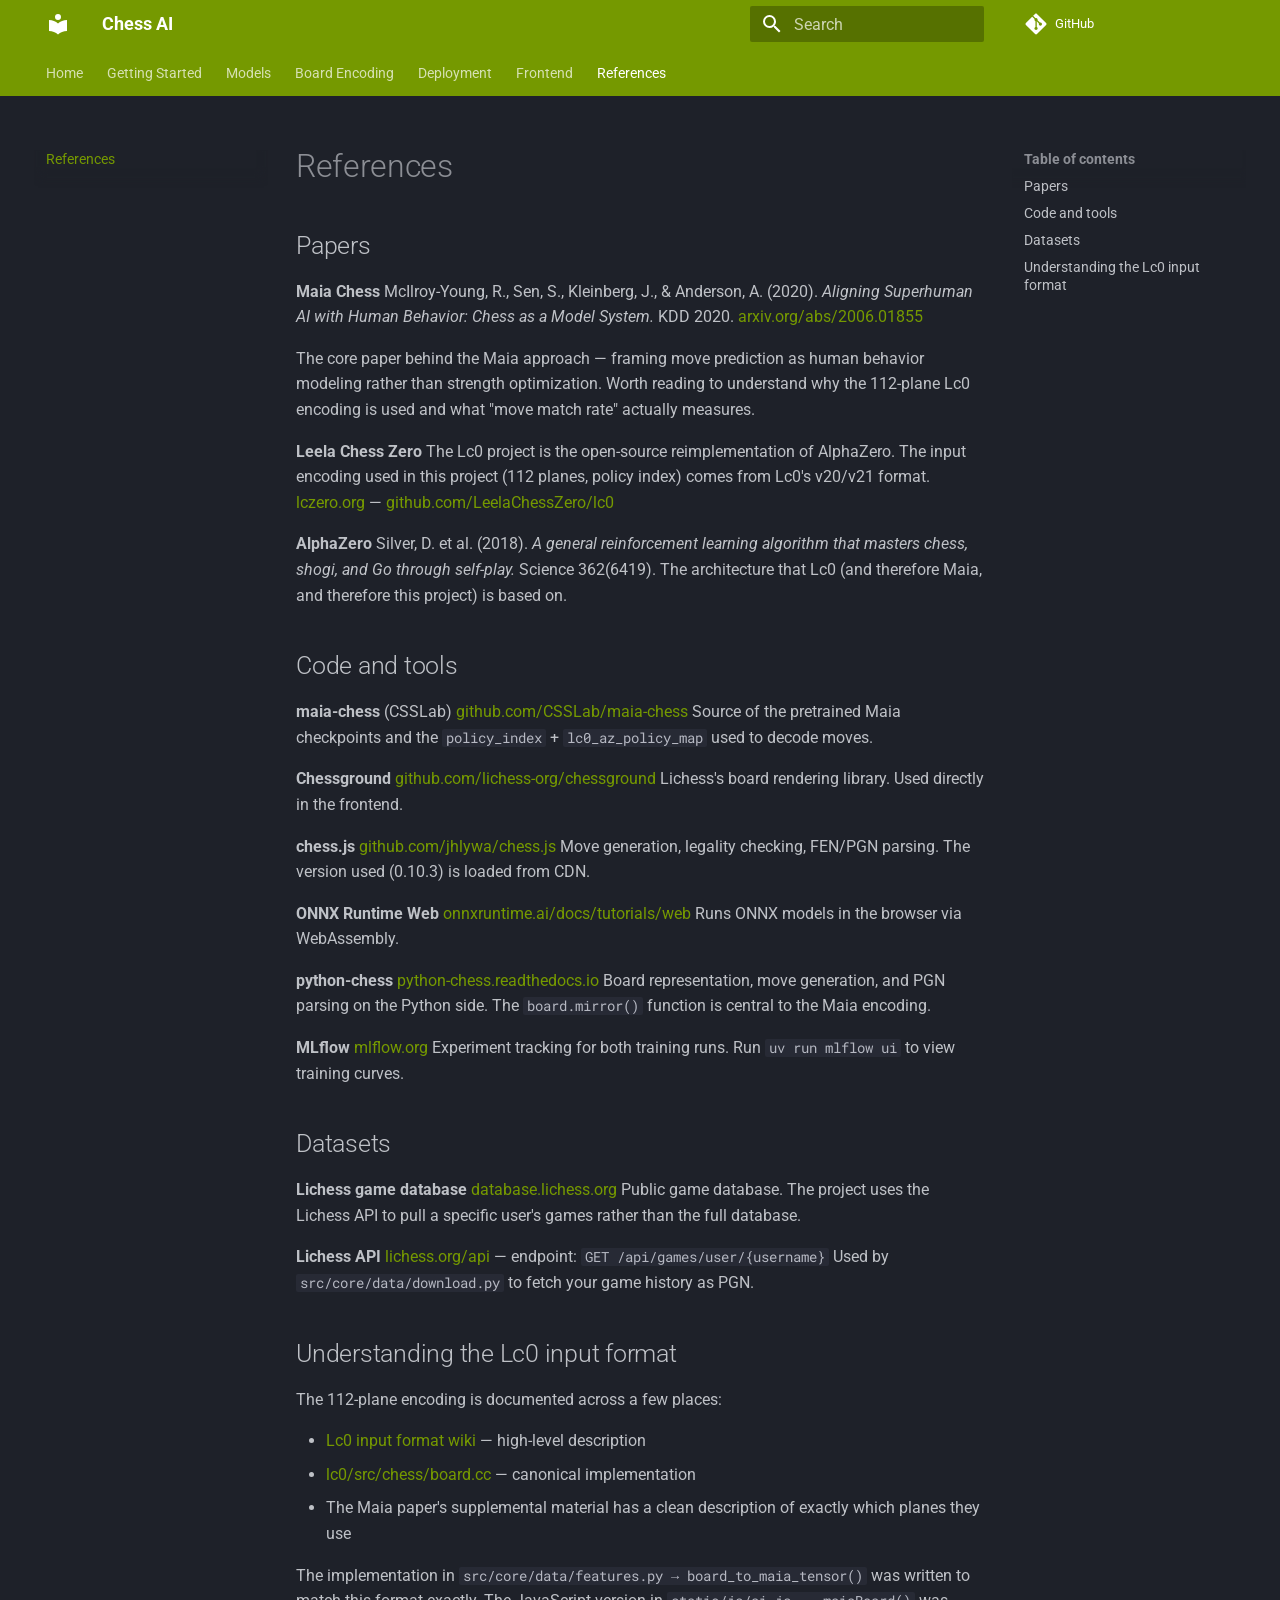
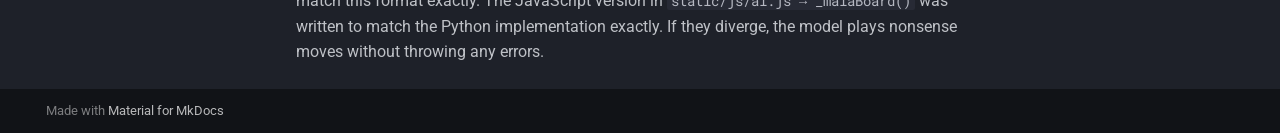
<file: references/index.html>
<!doctype html>
<html lang="en" class="no-js">
  <head>
    
      <meta charset="utf-8">
      <meta name="viewport" content="width=device-width,initial-scale=1">
      
        <meta name="description" content="A personal chess AI trained on your own Lichess games">
      
      
      
      
        <link rel="prev" href="../frontend/">
      
      
      
        
      
      
      <link rel="icon" href="../assets/images/favicon.png">
      <meta name="generator" content="mkdocs-1.6.1, mkdocs-material-9.7.6">
    
    
      
        <title>References - Chess AI</title>
      
    
    
      <link rel="stylesheet" href="../assets/stylesheets/main.484c7ddc.min.css">
      
        
        <link rel="stylesheet" href="../assets/stylesheets/palette.ab4e12ef.min.css">
      
      


    
    
      
    
    
      
        
        
        <link rel="preconnect" href="https://fonts.gstatic.com" crossorigin>
        <link rel="stylesheet" href="https://fonts.googleapis.com/css?family=Roboto:300,300i,400,400i,700,700i%7CRoboto+Mono:400,400i,700,700i&display=fallback">
        <style>:root{--md-text-font:"Roboto";--md-code-font:"Roboto Mono"}</style>
      
    
    
      <link rel="stylesheet" href="../stylesheets/extra.css">
    
    <script>__md_scope=new URL("..",location),__md_hash=e=>[...e].reduce(((e,_)=>(e<<5)-e+_.charCodeAt(0)),0),__md_get=(e,_=localStorage,t=__md_scope)=>JSON.parse(_.getItem(t.pathname+"."+e)),__md_set=(e,_,t=localStorage,a=__md_scope)=>{try{t.setItem(a.pathname+"."+e,JSON.stringify(_))}catch(e){}}</script>
    
      

    
    
  </head>
  
  
    
    
      
    
    
    
    
    <body dir="ltr" data-md-color-scheme="slate" data-md-color-primary="custom" data-md-color-accent="custom">
  
    
    <input class="md-toggle" data-md-toggle="drawer" type="checkbox" id="__drawer" autocomplete="off">
    <input class="md-toggle" data-md-toggle="search" type="checkbox" id="__search" autocomplete="off">
    <label class="md-overlay" for="__drawer"></label>
    <div data-md-component="skip">
      
        
        <a href="#references" class="md-skip">
          Skip to content
        </a>
      
    </div>
    <div data-md-component="announce">
      
    </div>
    
    
      

<header class="md-header" data-md-component="header">
  <nav class="md-header__inner md-grid" aria-label="Header">
    <a href=".." title="Chess AI" class="md-header__button md-logo" aria-label="Chess AI" data-md-component="logo">
      
  
  <svg xmlns="http://www.w3.org/2000/svg" viewBox="0 0 24 24"><path d="M12 8a3 3 0 0 0 3-3 3 3 0 0 0-3-3 3 3 0 0 0-3 3 3 3 0 0 0 3 3m0 3.54C9.64 9.35 6.5 8 3 8v11c3.5 0 6.64 1.35 9 3.54 2.36-2.19 5.5-3.54 9-3.54V8c-3.5 0-6.64 1.35-9 3.54"/></svg>

    </a>
    <label class="md-header__button md-icon" for="__drawer">
      
      <svg xmlns="http://www.w3.org/2000/svg" viewBox="0 0 24 24"><path d="M3 6h18v2H3zm0 5h18v2H3zm0 5h18v2H3z"/></svg>
    </label>
    <div class="md-header__title" data-md-component="header-title">
      <div class="md-header__ellipsis">
        <div class="md-header__topic">
          <span class="md-ellipsis">
            Chess AI
          </span>
        </div>
        <div class="md-header__topic" data-md-component="header-topic">
          <span class="md-ellipsis">
            
              References
            
          </span>
        </div>
      </div>
    </div>
    
      
        <form class="md-header__option" data-md-component="palette">
  
    
    
    
    <input class="md-option" data-md-color-media="" data-md-color-scheme="slate" data-md-color-primary="custom" data-md-color-accent="custom"  aria-hidden="true"  type="radio" name="__palette" id="__palette_0">
    
  
</form>
      
    
    
      <script>var palette=__md_get("__palette");if(palette&&palette.color){if("(prefers-color-scheme)"===palette.color.media){var media=matchMedia("(prefers-color-scheme: light)"),input=document.querySelector(media.matches?"[data-md-color-media='(prefers-color-scheme: light)']":"[data-md-color-media='(prefers-color-scheme: dark)']");palette.color.media=input.getAttribute("data-md-color-media"),palette.color.scheme=input.getAttribute("data-md-color-scheme"),palette.color.primary=input.getAttribute("data-md-color-primary"),palette.color.accent=input.getAttribute("data-md-color-accent")}for(var[key,value]of Object.entries(palette.color))document.body.setAttribute("data-md-color-"+key,value)}</script>
    
    
    
      
      
        <label class="md-header__button md-icon" for="__search">
          
          <svg xmlns="http://www.w3.org/2000/svg" viewBox="0 0 24 24"><path d="M9.5 3A6.5 6.5 0 0 1 16 9.5c0 1.61-.59 3.09-1.56 4.23l.27.27h.79l5 5-1.5 1.5-5-5v-.79l-.27-.27A6.52 6.52 0 0 1 9.5 16 6.5 6.5 0 0 1 3 9.5 6.5 6.5 0 0 1 9.5 3m0 2C7 5 5 7 5 9.5S7 14 9.5 14 14 12 14 9.5 12 5 9.5 5"/></svg>
        </label>
        <div class="md-search" data-md-component="search" role="dialog">
  <label class="md-search__overlay" for="__search"></label>
  <div class="md-search__inner" role="search">
    <form class="md-search__form" name="search">
      <input type="text" class="md-search__input" name="query" aria-label="Search" placeholder="Search" autocapitalize="off" autocorrect="off" autocomplete="off" spellcheck="false" data-md-component="search-query" required>
      <label class="md-search__icon md-icon" for="__search">
        
        <svg xmlns="http://www.w3.org/2000/svg" viewBox="0 0 24 24"><path d="M9.5 3A6.5 6.5 0 0 1 16 9.5c0 1.61-.59 3.09-1.56 4.23l.27.27h.79l5 5-1.5 1.5-5-5v-.79l-.27-.27A6.52 6.52 0 0 1 9.5 16 6.5 6.5 0 0 1 3 9.5 6.5 6.5 0 0 1 9.5 3m0 2C7 5 5 7 5 9.5S7 14 9.5 14 14 12 14 9.5 12 5 9.5 5"/></svg>
        
        <svg xmlns="http://www.w3.org/2000/svg" viewBox="0 0 24 24"><path d="M20 11v2H8l5.5 5.5-1.42 1.42L4.16 12l7.92-7.92L13.5 5.5 8 11z"/></svg>
      </label>
      <nav class="md-search__options" aria-label="Search">
        
        <button type="reset" class="md-search__icon md-icon" title="Clear" aria-label="Clear" tabindex="-1">
          
          <svg xmlns="http://www.w3.org/2000/svg" viewBox="0 0 24 24"><path d="M19 6.41 17.59 5 12 10.59 6.41 5 5 6.41 10.59 12 5 17.59 6.41 19 12 13.41 17.59 19 19 17.59 13.41 12z"/></svg>
        </button>
      </nav>
      
    </form>
    <div class="md-search__output">
      <div class="md-search__scrollwrap" tabindex="0" data-md-scrollfix>
        <div class="md-search-result" data-md-component="search-result">
          <div class="md-search-result__meta">
            Initializing search
          </div>
          <ol class="md-search-result__list" role="presentation"></ol>
        </div>
      </div>
    </div>
  </div>
</div>
      
    
    
      <div class="md-header__source">
        <a href="https://github.com/your-username/chess-ai" title="Go to repository" class="md-source" data-md-component="source">
  <div class="md-source__icon md-icon">
    
    <svg xmlns="http://www.w3.org/2000/svg" viewBox="0 0 448 512"><!--! Font Awesome Free 7.1.0 by @fontawesome - https://fontawesome.com License - https://fontawesome.com/license/free (Icons: CC BY 4.0, Fonts: SIL OFL 1.1, Code: MIT License) Copyright 2025 Fonticons, Inc.--><path d="M439.6 236.1 244 40.5c-5.4-5.5-12.8-8.5-20.4-8.5s-15 3-20.4 8.4L162.5 81l51.5 51.5c27.1-9.1 52.7 16.8 43.4 43.7l49.7 49.7c34.2-11.8 61.2 31 35.5 56.7-26.5 26.5-70.2-2.9-56-37.3L240.3 199v121.9c25.3 12.5 22.3 41.8 9.1 55-6.4 6.4-15.2 10.1-24.3 10.1s-17.8-3.6-24.3-10.1c-17.6-17.6-11.1-46.9 11.2-56v-123c-20.8-8.5-24.6-30.7-18.6-45L142.6 101 8.5 235.1C3 240.6 0 247.9 0 255.5s3 15 8.5 20.4l195.6 195.7c5.4 5.4 12.7 8.4 20.4 8.4s15-3 20.4-8.4l194.7-194.7c5.4-5.4 8.4-12.8 8.4-20.4s-3-15-8.4-20.4"/></svg>
  </div>
  <div class="md-source__repository">
    GitHub
  </div>
</a>
      </div>
    
  </nav>
  
</header>
    
    <div class="md-container" data-md-component="container">
      
      
        
          
            
<nav class="md-tabs" aria-label="Tabs" data-md-component="tabs">
  <div class="md-grid">
    <ul class="md-tabs__list">
      
        
  
  
  
  
    <li class="md-tabs__item">
      <a href=".." class="md-tabs__link">
        
  
  
    
  
  Home

      </a>
    </li>
  

      
        
  
  
  
  
    <li class="md-tabs__item">
      <a href="../setup/" class="md-tabs__link">
        
  
  
    
  
  Getting Started

      </a>
    </li>
  

      
        
  
  
  
  
    
    
      <li class="md-tabs__item">
        <a href="../behavioral/" class="md-tabs__link">
          
  
  
  Models

        </a>
      </li>
    
  

      
        
  
  
  
  
    <li class="md-tabs__item">
      <a href="../encoding/" class="md-tabs__link">
        
  
  
    
  
  Board Encoding

      </a>
    </li>
  

      
        
  
  
  
  
    
    
      <li class="md-tabs__item">
        <a href="../deployment/" class="md-tabs__link">
          
  
  
  Deployment

        </a>
      </li>
    
  

      
        
  
  
  
  
    <li class="md-tabs__item">
      <a href="../frontend/" class="md-tabs__link">
        
  
  
    
  
  Frontend

      </a>
    </li>
  

      
        
  
  
  
    
  
  
    <li class="md-tabs__item md-tabs__item--active">
      <a href="./" class="md-tabs__link">
        
  
  
    
  
  References

      </a>
    </li>
  

      
    </ul>
  </div>
</nav>
          
        
      
      <main class="md-main" data-md-component="main">
        <div class="md-main__inner md-grid">
          
            
              
              <div class="md-sidebar md-sidebar--primary" data-md-component="sidebar" data-md-type="navigation" >
                <div class="md-sidebar__scrollwrap">
                  <div class="md-sidebar__inner">
                    


  


<nav class="md-nav md-nav--primary md-nav--lifted" aria-label="Navigation" data-md-level="0">
  <label class="md-nav__title" for="__drawer">
    <a href=".." title="Chess AI" class="md-nav__button md-logo" aria-label="Chess AI" data-md-component="logo">
      
  
  <svg xmlns="http://www.w3.org/2000/svg" viewBox="0 0 24 24"><path d="M12 8a3 3 0 0 0 3-3 3 3 0 0 0-3-3 3 3 0 0 0-3 3 3 3 0 0 0 3 3m0 3.54C9.64 9.35 6.5 8 3 8v11c3.5 0 6.64 1.35 9 3.54 2.36-2.19 5.5-3.54 9-3.54V8c-3.5 0-6.64 1.35-9 3.54"/></svg>

    </a>
    Chess AI
  </label>
  
    <div class="md-nav__source">
      <a href="https://github.com/your-username/chess-ai" title="Go to repository" class="md-source" data-md-component="source">
  <div class="md-source__icon md-icon">
    
    <svg xmlns="http://www.w3.org/2000/svg" viewBox="0 0 448 512"><!--! Font Awesome Free 7.1.0 by @fontawesome - https://fontawesome.com License - https://fontawesome.com/license/free (Icons: CC BY 4.0, Fonts: SIL OFL 1.1, Code: MIT License) Copyright 2025 Fonticons, Inc.--><path d="M439.6 236.1 244 40.5c-5.4-5.5-12.8-8.5-20.4-8.5s-15 3-20.4 8.4L162.5 81l51.5 51.5c27.1-9.1 52.7 16.8 43.4 43.7l49.7 49.7c34.2-11.8 61.2 31 35.5 56.7-26.5 26.5-70.2-2.9-56-37.3L240.3 199v121.9c25.3 12.5 22.3 41.8 9.1 55-6.4 6.4-15.2 10.1-24.3 10.1s-17.8-3.6-24.3-10.1c-17.6-17.6-11.1-46.9 11.2-56v-123c-20.8-8.5-24.6-30.7-18.6-45L142.6 101 8.5 235.1C3 240.6 0 247.9 0 255.5s3 15 8.5 20.4l195.6 195.7c5.4 5.4 12.7 8.4 20.4 8.4s15-3 20.4-8.4l194.7-194.7c5.4-5.4 8.4-12.8 8.4-20.4s-3-15-8.4-20.4"/></svg>
  </div>
  <div class="md-source__repository">
    GitHub
  </div>
</a>
    </div>
  
  <ul class="md-nav__list" data-md-scrollfix>
    
      
      
  
  
  
  
    <li class="md-nav__item">
      <a href=".." class="md-nav__link">
        
  
  
  <span class="md-ellipsis">
    
  
    Home
  

    
  </span>
  
  

      </a>
    </li>
  

    
      
      
  
  
  
  
    <li class="md-nav__item">
      <a href="../setup/" class="md-nav__link">
        
  
  
  <span class="md-ellipsis">
    
  
    Getting Started
  

    
  </span>
  
  

      </a>
    </li>
  

    
      
      
  
  
  
  
    
    
    
    
      
      
        
      
    
    
    <li class="md-nav__item md-nav__item--nested">
      
        
        
        <input class="md-nav__toggle md-toggle " type="checkbox" id="__nav_3" >
        
          
          <label class="md-nav__link" for="__nav_3" id="__nav_3_label" tabindex="0">
            
  
  
  <span class="md-ellipsis">
    
  
    Models
  

    
  </span>
  
  

            <span class="md-nav__icon md-icon"></span>
          </label>
        
        <nav class="md-nav" data-md-level="1" aria-labelledby="__nav_3_label" aria-expanded="false">
          <label class="md-nav__title" for="__nav_3">
            <span class="md-nav__icon md-icon"></span>
            
  
    Models
  

          </label>
          <ul class="md-nav__list" data-md-scrollfix>
            
              
                
  
  
  
  
    <li class="md-nav__item">
      <a href="../behavioral/" class="md-nav__link">
        
  
  
  <span class="md-ellipsis">
    
  
    Behavioral Cloning
  

    
  </span>
  
  

      </a>
    </li>
  

              
            
              
                
  
  
  
  
    <li class="md-nav__item">
      <a href="../maia/" class="md-nav__link">
        
  
  
  <span class="md-ellipsis">
    
  
    Maia Finetuning
  

    
  </span>
  
  

      </a>
    </li>
  

              
            
          </ul>
        </nav>
      
    </li>
  

    
      
      
  
  
  
  
    <li class="md-nav__item">
      <a href="../encoding/" class="md-nav__link">
        
  
  
  <span class="md-ellipsis">
    
  
    Board Encoding
  

    
  </span>
  
  

      </a>
    </li>
  

    
      
      
  
  
  
  
    
    
    
    
      
      
        
      
    
    
    <li class="md-nav__item md-nav__item--nested">
      
        
        
        <input class="md-nav__toggle md-toggle " type="checkbox" id="__nav_5" >
        
          
          <label class="md-nav__link" for="__nav_5" id="__nav_5_label" tabindex="0">
            
  
  
  <span class="md-ellipsis">
    
  
    Deployment
  

    
  </span>
  
  

            <span class="md-nav__icon md-icon"></span>
          </label>
        
        <nav class="md-nav" data-md-level="1" aria-labelledby="__nav_5_label" aria-expanded="false">
          <label class="md-nav__title" for="__nav_5">
            <span class="md-nav__icon md-icon"></span>
            
  
    Deployment
  

          </label>
          <ul class="md-nav__list" data-md-scrollfix>
            
              
                
  
  
  
  
    <li class="md-nav__item">
      <a href="../deployment/" class="md-nav__link">
        
  
  
  <span class="md-ellipsis">
    
  
    ONNX Export & Quantization
  

    
  </span>
  
  

      </a>
    </li>
  

              
            
              
                
  
  
  
  
    <li class="md-nav__item">
      <a href="../browser/" class="md-nav__link">
        
  
  
  <span class="md-ellipsis">
    
  
    Browser Inference
  

    
  </span>
  
  

      </a>
    </li>
  

              
            
          </ul>
        </nav>
      
    </li>
  

    
      
      
  
  
  
  
    <li class="md-nav__item">
      <a href="../frontend/" class="md-nav__link">
        
  
  
  <span class="md-ellipsis">
    
  
    Frontend
  

    
  </span>
  
  

      </a>
    </li>
  

    
      
      
  
  
    
  
  
  
    <li class="md-nav__item md-nav__item--active">
      
      <input class="md-nav__toggle md-toggle" type="checkbox" id="__toc">
      
      
        
      
      
        <label class="md-nav__link md-nav__link--active" for="__toc">
          
  
  
  <span class="md-ellipsis">
    
  
    References
  

    
  </span>
  
  

          <span class="md-nav__icon md-icon"></span>
        </label>
      
      <a href="./" class="md-nav__link md-nav__link--active">
        
  
  
  <span class="md-ellipsis">
    
  
    References
  

    
  </span>
  
  

      </a>
      
        

<nav class="md-nav md-nav--secondary" aria-label="Table of contents">
  
  
  
    
  
  
    <label class="md-nav__title" for="__toc">
      <span class="md-nav__icon md-icon"></span>
      Table of contents
    </label>
    <ul class="md-nav__list" data-md-component="toc" data-md-scrollfix>
      
        <li class="md-nav__item">
  <a href="#papers" class="md-nav__link">
    <span class="md-ellipsis">
      
        Papers
      
    </span>
  </a>
  
</li>
      
        <li class="md-nav__item">
  <a href="#code-and-tools" class="md-nav__link">
    <span class="md-ellipsis">
      
        Code and tools
      
    </span>
  </a>
  
</li>
      
        <li class="md-nav__item">
  <a href="#datasets" class="md-nav__link">
    <span class="md-ellipsis">
      
        Datasets
      
    </span>
  </a>
  
</li>
      
        <li class="md-nav__item">
  <a href="#understanding-the-lc0-input-format" class="md-nav__link">
    <span class="md-ellipsis">
      
        Understanding the Lc0 input format
      
    </span>
  </a>
  
</li>
      
    </ul>
  
</nav>
      
    </li>
  

    
  </ul>
</nav>
                  </div>
                </div>
              </div>
            
            
              
              <div class="md-sidebar md-sidebar--secondary" data-md-component="sidebar" data-md-type="toc" >
                <div class="md-sidebar__scrollwrap">
                  <div class="md-sidebar__inner">
                    

<nav class="md-nav md-nav--secondary" aria-label="Table of contents">
  
  
  
    
  
  
    <label class="md-nav__title" for="__toc">
      <span class="md-nav__icon md-icon"></span>
      Table of contents
    </label>
    <ul class="md-nav__list" data-md-component="toc" data-md-scrollfix>
      
        <li class="md-nav__item">
  <a href="#papers" class="md-nav__link">
    <span class="md-ellipsis">
      
        Papers
      
    </span>
  </a>
  
</li>
      
        <li class="md-nav__item">
  <a href="#code-and-tools" class="md-nav__link">
    <span class="md-ellipsis">
      
        Code and tools
      
    </span>
  </a>
  
</li>
      
        <li class="md-nav__item">
  <a href="#datasets" class="md-nav__link">
    <span class="md-ellipsis">
      
        Datasets
      
    </span>
  </a>
  
</li>
      
        <li class="md-nav__item">
  <a href="#understanding-the-lc0-input-format" class="md-nav__link">
    <span class="md-ellipsis">
      
        Understanding the Lc0 input format
      
    </span>
  </a>
  
</li>
      
    </ul>
  
</nav>
                  </div>
                </div>
              </div>
            
          
          
            <div class="md-content" data-md-component="content">
              
              <article class="md-content__inner md-typeset">
                
                  


  
  


<h1 id="references">References</h1>
<h2 id="papers">Papers</h2>
<p><strong>Maia Chess</strong>
McIlroy-Young, R., Sen, S., Kleinberg, J., &amp; Anderson, A. (2020).
<em>Aligning Superhuman AI with Human Behavior: Chess as a Model System.</em>
KDD 2020. <a href="https://arxiv.org/abs/2006.01855">arxiv.org/abs/2006.01855</a></p>
<p>The core paper behind the Maia approach — framing move prediction as human behavior modeling rather than strength optimization. Worth reading to understand why the 112-plane Lc0 encoding is used and what "move match rate" actually measures.</p>
<p><strong>Leela Chess Zero</strong>
The Lc0 project is the open-source reimplementation of AlphaZero. The input encoding used in this project (112 planes, policy index) comes from Lc0's v20/v21 format.
<a href="https://lczero.org">lczero.org</a> — <a href="https://github.com/LeelaChessZero/lc0">github.com/LeelaChessZero/lc0</a></p>
<p><strong>AlphaZero</strong>
Silver, D. et al. (2018). <em>A general reinforcement learning algorithm that masters chess, shogi, and Go through self-play.</em> Science 362(6419).
The architecture that Lc0 (and therefore Maia, and therefore this project) is based on.</p>
<h2 id="code-and-tools">Code and tools</h2>
<p><strong>maia-chess</strong> (CSSLab)
<a href="https://github.com/CSSLab/maia-chess">github.com/CSSLab/maia-chess</a>
Source of the pretrained Maia checkpoints and the <code>policy_index</code> + <code>lc0_az_policy_map</code> used to decode moves.</p>
<p><strong>Chessground</strong>
<a href="https://github.com/lichess-org/chessground">github.com/lichess-org/chessground</a>
Lichess's board rendering library. Used directly in the frontend.</p>
<p><strong>chess.js</strong>
<a href="https://github.com/jhlywa/chess.js">github.com/jhlywa/chess.js</a>
Move generation, legality checking, FEN/PGN parsing. The version used (0.10.3) is loaded from CDN.</p>
<p><strong>ONNX Runtime Web</strong>
<a href="https://onnxruntime.ai/docs/tutorials/web/">onnxruntime.ai/docs/tutorials/web</a>
Runs ONNX models in the browser via WebAssembly.</p>
<p><strong>python-chess</strong>
<a href="https://python-chess.readthedocs.io/">python-chess.readthedocs.io</a>
Board representation, move generation, and PGN parsing on the Python side. The <code>board.mirror()</code> function is central to the Maia encoding.</p>
<p><strong>MLflow</strong>
<a href="https://mlflow.org">mlflow.org</a>
Experiment tracking for both training runs. Run <code>uv run mlflow ui</code> to view training curves.</p>
<h2 id="datasets">Datasets</h2>
<p><strong>Lichess game database</strong>
<a href="https://database.lichess.org">database.lichess.org</a>
Public game database. The project uses the Lichess API to pull a specific user's games rather than the full database.</p>
<p><strong>Lichess API</strong>
<a href="https://lichess.org/api">lichess.org/api</a> — endpoint: <code>GET /api/games/user/{username}</code>
Used by <code>src/core/data/download.py</code> to fetch your game history as PGN.</p>
<h2 id="understanding-the-lc0-input-format">Understanding the Lc0 input format</h2>
<p>The 112-plane encoding is documented across a few places:</p>
<ul>
<li><a href="https://github.com/LeelaChessZero/lc0/wiki/Technical-Explanation-of-Leela-Chess-Zero">Lc0 input format wiki</a> — high-level description</li>
<li><a href="https://github.com/LeelaChessZero/lc0/blob/master/src/chess/board.cc">lc0/src/chess/board.cc</a> — canonical implementation</li>
<li>The Maia paper's supplemental material has a clean description of exactly which planes they use</li>
</ul>
<p>The implementation in <code>src/core/data/features.py → board_to_maia_tensor()</code> was written to match this format exactly. The JavaScript version in <code>static/js/ai.js → _maiaBoard()</code> was written to match the Python implementation exactly. If they diverge, the model plays nonsense moves without throwing any errors.</p>












                
              </article>
            </div>
          
          
<script>var target=document.getElementById(location.hash.slice(1));target&&target.name&&(target.checked=target.name.startsWith("__tabbed_"))</script>
        </div>
        
          <button type="button" class="md-top md-icon" data-md-component="top" hidden>
  
  <svg xmlns="http://www.w3.org/2000/svg" viewBox="0 0 24 24"><path d="M13 20h-2V8l-5.5 5.5-1.42-1.42L12 4.16l7.92 7.92-1.42 1.42L13 8z"/></svg>
  Back to top
</button>
        
      </main>
      
        <footer class="md-footer">
  
  <div class="md-footer-meta md-typeset">
    <div class="md-footer-meta__inner md-grid">
      <div class="md-copyright">
  
  
    Made with
    <a href="https://squidfunk.github.io/mkdocs-material/" target="_blank" rel="noopener">
      Material for MkDocs
    </a>
  
</div>
      
    </div>
  </div>
</footer>
      
    </div>
    <div class="md-dialog" data-md-component="dialog">
      <div class="md-dialog__inner md-typeset"></div>
    </div>
    
    
    
      
      
      <script id="__config" type="application/json">{"annotate": null, "base": "..", "features": ["navigation.tabs", "navigation.sections", "navigation.top", "content.code.copy"], "search": "../assets/javascripts/workers/search.2c215733.min.js", "tags": null, "translations": {"clipboard.copied": "Copied to clipboard", "clipboard.copy": "Copy to clipboard", "search.result.more.one": "1 more on this page", "search.result.more.other": "# more on this page", "search.result.none": "No matching documents", "search.result.one": "1 matching document", "search.result.other": "# matching documents", "search.result.placeholder": "Type to start searching", "search.result.term.missing": "Missing", "select.version": "Select version"}, "version": null}</script>
    
    
      <script src="../assets/javascripts/bundle.79ae519e.min.js"></script>
      
    
  </body>
</html>
</file>
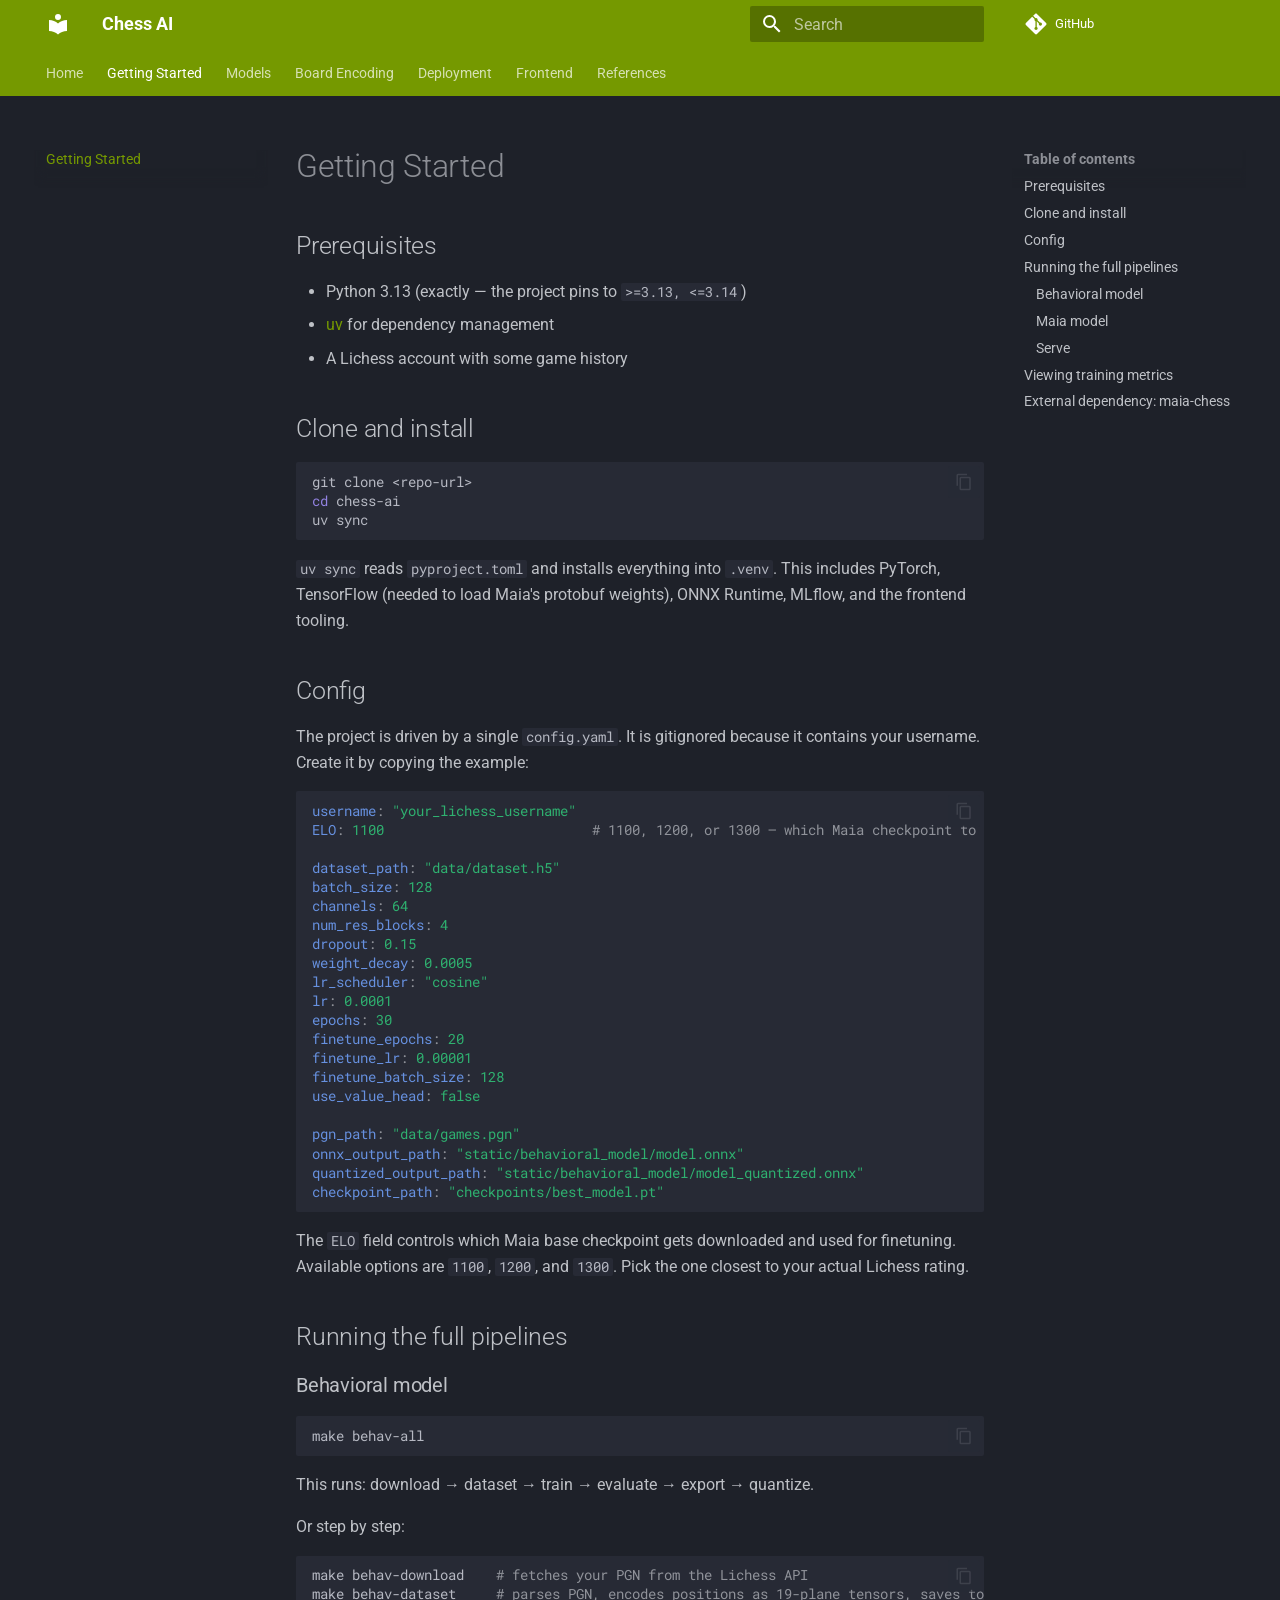
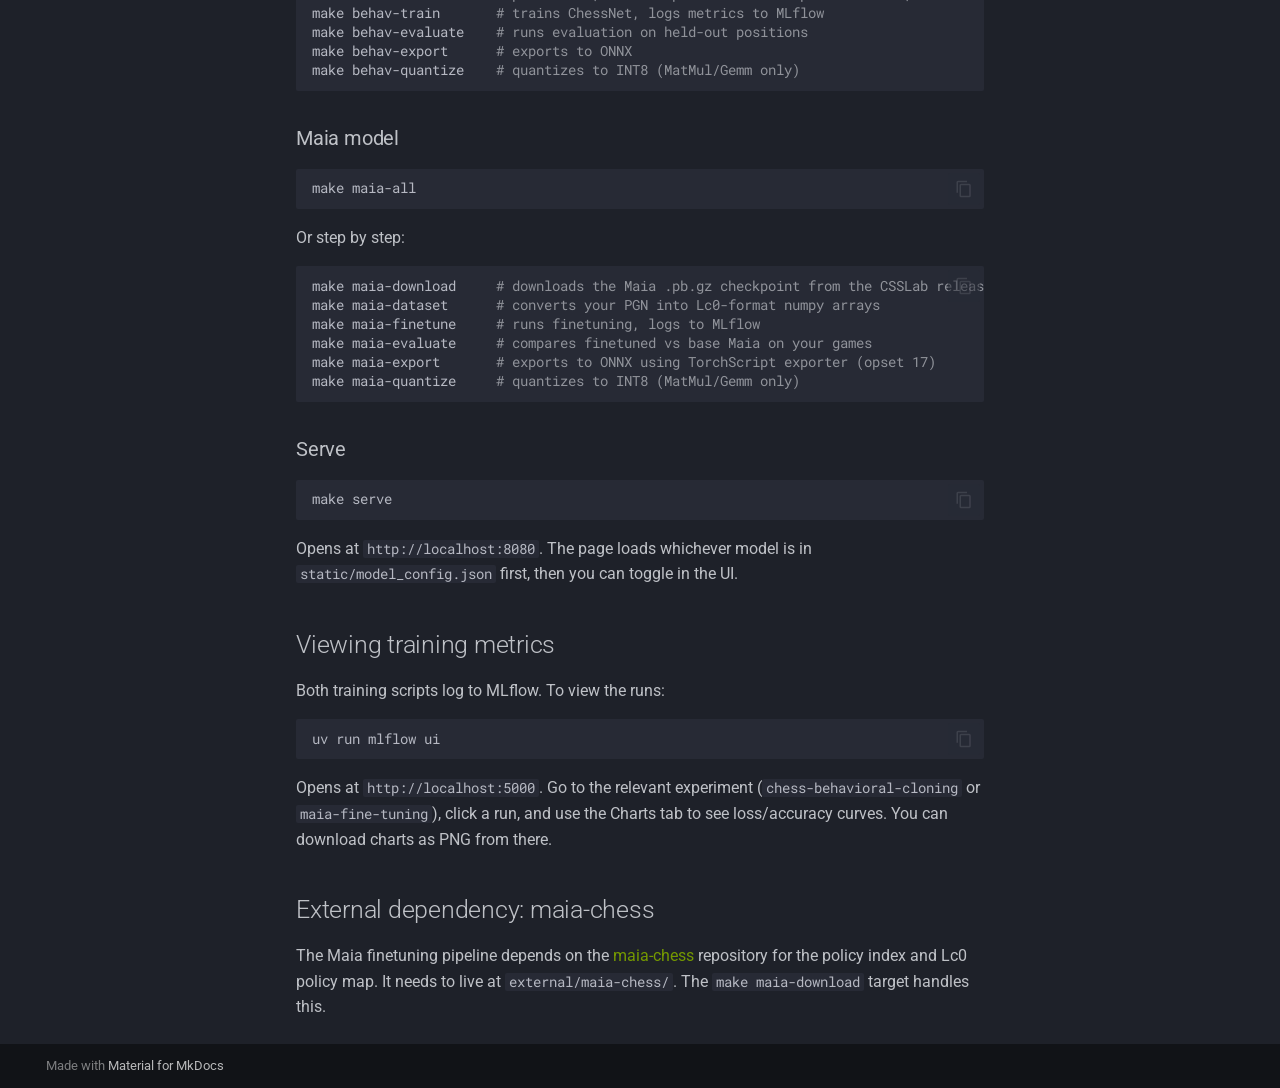
<file: setup/index.html>
<!doctype html>
<html lang="en" class="no-js">
  <head>
    
      <meta charset="utf-8">
      <meta name="viewport" content="width=device-width,initial-scale=1">
      
        <meta name="description" content="A personal chess AI trained on your own Lichess games">
      
      
      
      
        <link rel="prev" href="..">
      
      
        <link rel="next" href="../behavioral/">
      
      
        
      
      
      <link rel="icon" href="../assets/images/favicon.png">
      <meta name="generator" content="mkdocs-1.6.1, mkdocs-material-9.7.6">
    
    
      
        <title>Getting Started - Chess AI</title>
      
    
    
      <link rel="stylesheet" href="../assets/stylesheets/main.484c7ddc.min.css">
      
        
        <link rel="stylesheet" href="../assets/stylesheets/palette.ab4e12ef.min.css">
      
      


    
    
      
    
    
      
        
        
        <link rel="preconnect" href="https://fonts.gstatic.com" crossorigin>
        <link rel="stylesheet" href="https://fonts.googleapis.com/css?family=Roboto:300,300i,400,400i,700,700i%7CRoboto+Mono:400,400i,700,700i&display=fallback">
        <style>:root{--md-text-font:"Roboto";--md-code-font:"Roboto Mono"}</style>
      
    
    
      <link rel="stylesheet" href="../stylesheets/extra.css">
    
    <script>__md_scope=new URL("..",location),__md_hash=e=>[...e].reduce(((e,_)=>(e<<5)-e+_.charCodeAt(0)),0),__md_get=(e,_=localStorage,t=__md_scope)=>JSON.parse(_.getItem(t.pathname+"."+e)),__md_set=(e,_,t=localStorage,a=__md_scope)=>{try{t.setItem(a.pathname+"."+e,JSON.stringify(_))}catch(e){}}</script>
    
      

    
    
  </head>
  
  
    
    
      
    
    
    
    
    <body dir="ltr" data-md-color-scheme="slate" data-md-color-primary="custom" data-md-color-accent="custom">
  
    
    <input class="md-toggle" data-md-toggle="drawer" type="checkbox" id="__drawer" autocomplete="off">
    <input class="md-toggle" data-md-toggle="search" type="checkbox" id="__search" autocomplete="off">
    <label class="md-overlay" for="__drawer"></label>
    <div data-md-component="skip">
      
        
        <a href="#getting-started" class="md-skip">
          Skip to content
        </a>
      
    </div>
    <div data-md-component="announce">
      
    </div>
    
    
      

<header class="md-header" data-md-component="header">
  <nav class="md-header__inner md-grid" aria-label="Header">
    <a href=".." title="Chess AI" class="md-header__button md-logo" aria-label="Chess AI" data-md-component="logo">
      
  
  <svg xmlns="http://www.w3.org/2000/svg" viewBox="0 0 24 24"><path d="M12 8a3 3 0 0 0 3-3 3 3 0 0 0-3-3 3 3 0 0 0-3 3 3 3 0 0 0 3 3m0 3.54C9.64 9.35 6.5 8 3 8v11c3.5 0 6.64 1.35 9 3.54 2.36-2.19 5.5-3.54 9-3.54V8c-3.5 0-6.64 1.35-9 3.54"/></svg>

    </a>
    <label class="md-header__button md-icon" for="__drawer">
      
      <svg xmlns="http://www.w3.org/2000/svg" viewBox="0 0 24 24"><path d="M3 6h18v2H3zm0 5h18v2H3zm0 5h18v2H3z"/></svg>
    </label>
    <div class="md-header__title" data-md-component="header-title">
      <div class="md-header__ellipsis">
        <div class="md-header__topic">
          <span class="md-ellipsis">
            Chess AI
          </span>
        </div>
        <div class="md-header__topic" data-md-component="header-topic">
          <span class="md-ellipsis">
            
              Getting Started
            
          </span>
        </div>
      </div>
    </div>
    
      
        <form class="md-header__option" data-md-component="palette">
  
    
    
    
    <input class="md-option" data-md-color-media="" data-md-color-scheme="slate" data-md-color-primary="custom" data-md-color-accent="custom"  aria-hidden="true"  type="radio" name="__palette" id="__palette_0">
    
  
</form>
      
    
    
      <script>var palette=__md_get("__palette");if(palette&&palette.color){if("(prefers-color-scheme)"===palette.color.media){var media=matchMedia("(prefers-color-scheme: light)"),input=document.querySelector(media.matches?"[data-md-color-media='(prefers-color-scheme: light)']":"[data-md-color-media='(prefers-color-scheme: dark)']");palette.color.media=input.getAttribute("data-md-color-media"),palette.color.scheme=input.getAttribute("data-md-color-scheme"),palette.color.primary=input.getAttribute("data-md-color-primary"),palette.color.accent=input.getAttribute("data-md-color-accent")}for(var[key,value]of Object.entries(palette.color))document.body.setAttribute("data-md-color-"+key,value)}</script>
    
    
    
      
      
        <label class="md-header__button md-icon" for="__search">
          
          <svg xmlns="http://www.w3.org/2000/svg" viewBox="0 0 24 24"><path d="M9.5 3A6.5 6.5 0 0 1 16 9.5c0 1.61-.59 3.09-1.56 4.23l.27.27h.79l5 5-1.5 1.5-5-5v-.79l-.27-.27A6.52 6.52 0 0 1 9.5 16 6.5 6.5 0 0 1 3 9.5 6.5 6.5 0 0 1 9.5 3m0 2C7 5 5 7 5 9.5S7 14 9.5 14 14 12 14 9.5 12 5 9.5 5"/></svg>
        </label>
        <div class="md-search" data-md-component="search" role="dialog">
  <label class="md-search__overlay" for="__search"></label>
  <div class="md-search__inner" role="search">
    <form class="md-search__form" name="search">
      <input type="text" class="md-search__input" name="query" aria-label="Search" placeholder="Search" autocapitalize="off" autocorrect="off" autocomplete="off" spellcheck="false" data-md-component="search-query" required>
      <label class="md-search__icon md-icon" for="__search">
        
        <svg xmlns="http://www.w3.org/2000/svg" viewBox="0 0 24 24"><path d="M9.5 3A6.5 6.5 0 0 1 16 9.5c0 1.61-.59 3.09-1.56 4.23l.27.27h.79l5 5-1.5 1.5-5-5v-.79l-.27-.27A6.52 6.52 0 0 1 9.5 16 6.5 6.5 0 0 1 3 9.5 6.5 6.5 0 0 1 9.5 3m0 2C7 5 5 7 5 9.5S7 14 9.5 14 14 12 14 9.5 12 5 9.5 5"/></svg>
        
        <svg xmlns="http://www.w3.org/2000/svg" viewBox="0 0 24 24"><path d="M20 11v2H8l5.5 5.5-1.42 1.42L4.16 12l7.92-7.92L13.5 5.5 8 11z"/></svg>
      </label>
      <nav class="md-search__options" aria-label="Search">
        
        <button type="reset" class="md-search__icon md-icon" title="Clear" aria-label="Clear" tabindex="-1">
          
          <svg xmlns="http://www.w3.org/2000/svg" viewBox="0 0 24 24"><path d="M19 6.41 17.59 5 12 10.59 6.41 5 5 6.41 10.59 12 5 17.59 6.41 19 12 13.41 17.59 19 19 17.59 13.41 12z"/></svg>
        </button>
      </nav>
      
    </form>
    <div class="md-search__output">
      <div class="md-search__scrollwrap" tabindex="0" data-md-scrollfix>
        <div class="md-search-result" data-md-component="search-result">
          <div class="md-search-result__meta">
            Initializing search
          </div>
          <ol class="md-search-result__list" role="presentation"></ol>
        </div>
      </div>
    </div>
  </div>
</div>
      
    
    
      <div class="md-header__source">
        <a href="https://github.com/your-username/chess-ai" title="Go to repository" class="md-source" data-md-component="source">
  <div class="md-source__icon md-icon">
    
    <svg xmlns="http://www.w3.org/2000/svg" viewBox="0 0 448 512"><!--! Font Awesome Free 7.1.0 by @fontawesome - https://fontawesome.com License - https://fontawesome.com/license/free (Icons: CC BY 4.0, Fonts: SIL OFL 1.1, Code: MIT License) Copyright 2025 Fonticons, Inc.--><path d="M439.6 236.1 244 40.5c-5.4-5.5-12.8-8.5-20.4-8.5s-15 3-20.4 8.4L162.5 81l51.5 51.5c27.1-9.1 52.7 16.8 43.4 43.7l49.7 49.7c34.2-11.8 61.2 31 35.5 56.7-26.5 26.5-70.2-2.9-56-37.3L240.3 199v121.9c25.3 12.5 22.3 41.8 9.1 55-6.4 6.4-15.2 10.1-24.3 10.1s-17.8-3.6-24.3-10.1c-17.6-17.6-11.1-46.9 11.2-56v-123c-20.8-8.5-24.6-30.7-18.6-45L142.6 101 8.5 235.1C3 240.6 0 247.9 0 255.5s3 15 8.5 20.4l195.6 195.7c5.4 5.4 12.7 8.4 20.4 8.4s15-3 20.4-8.4l194.7-194.7c5.4-5.4 8.4-12.8 8.4-20.4s-3-15-8.4-20.4"/></svg>
  </div>
  <div class="md-source__repository">
    GitHub
  </div>
</a>
      </div>
    
  </nav>
  
</header>
    
    <div class="md-container" data-md-component="container">
      
      
        
          
            
<nav class="md-tabs" aria-label="Tabs" data-md-component="tabs">
  <div class="md-grid">
    <ul class="md-tabs__list">
      
        
  
  
  
  
    <li class="md-tabs__item">
      <a href=".." class="md-tabs__link">
        
  
  
    
  
  Home

      </a>
    </li>
  

      
        
  
  
  
    
  
  
    <li class="md-tabs__item md-tabs__item--active">
      <a href="./" class="md-tabs__link">
        
  
  
    
  
  Getting Started

      </a>
    </li>
  

      
        
  
  
  
  
    
    
      <li class="md-tabs__item">
        <a href="../behavioral/" class="md-tabs__link">
          
  
  
  Models

        </a>
      </li>
    
  

      
        
  
  
  
  
    <li class="md-tabs__item">
      <a href="../encoding/" class="md-tabs__link">
        
  
  
    
  
  Board Encoding

      </a>
    </li>
  

      
        
  
  
  
  
    
    
      <li class="md-tabs__item">
        <a href="../deployment/" class="md-tabs__link">
          
  
  
  Deployment

        </a>
      </li>
    
  

      
        
  
  
  
  
    <li class="md-tabs__item">
      <a href="../frontend/" class="md-tabs__link">
        
  
  
    
  
  Frontend

      </a>
    </li>
  

      
        
  
  
  
  
    <li class="md-tabs__item">
      <a href="../references/" class="md-tabs__link">
        
  
  
    
  
  References

      </a>
    </li>
  

      
    </ul>
  </div>
</nav>
          
        
      
      <main class="md-main" data-md-component="main">
        <div class="md-main__inner md-grid">
          
            
              
              <div class="md-sidebar md-sidebar--primary" data-md-component="sidebar" data-md-type="navigation" >
                <div class="md-sidebar__scrollwrap">
                  <div class="md-sidebar__inner">
                    


  


<nav class="md-nav md-nav--primary md-nav--lifted" aria-label="Navigation" data-md-level="0">
  <label class="md-nav__title" for="__drawer">
    <a href=".." title="Chess AI" class="md-nav__button md-logo" aria-label="Chess AI" data-md-component="logo">
      
  
  <svg xmlns="http://www.w3.org/2000/svg" viewBox="0 0 24 24"><path d="M12 8a3 3 0 0 0 3-3 3 3 0 0 0-3-3 3 3 0 0 0-3 3 3 3 0 0 0 3 3m0 3.54C9.64 9.35 6.5 8 3 8v11c3.5 0 6.64 1.35 9 3.54 2.36-2.19 5.5-3.54 9-3.54V8c-3.5 0-6.64 1.35-9 3.54"/></svg>

    </a>
    Chess AI
  </label>
  
    <div class="md-nav__source">
      <a href="https://github.com/your-username/chess-ai" title="Go to repository" class="md-source" data-md-component="source">
  <div class="md-source__icon md-icon">
    
    <svg xmlns="http://www.w3.org/2000/svg" viewBox="0 0 448 512"><!--! Font Awesome Free 7.1.0 by @fontawesome - https://fontawesome.com License - https://fontawesome.com/license/free (Icons: CC BY 4.0, Fonts: SIL OFL 1.1, Code: MIT License) Copyright 2025 Fonticons, Inc.--><path d="M439.6 236.1 244 40.5c-5.4-5.5-12.8-8.5-20.4-8.5s-15 3-20.4 8.4L162.5 81l51.5 51.5c27.1-9.1 52.7 16.8 43.4 43.7l49.7 49.7c34.2-11.8 61.2 31 35.5 56.7-26.5 26.5-70.2-2.9-56-37.3L240.3 199v121.9c25.3 12.5 22.3 41.8 9.1 55-6.4 6.4-15.2 10.1-24.3 10.1s-17.8-3.6-24.3-10.1c-17.6-17.6-11.1-46.9 11.2-56v-123c-20.8-8.5-24.6-30.7-18.6-45L142.6 101 8.5 235.1C3 240.6 0 247.9 0 255.5s3 15 8.5 20.4l195.6 195.7c5.4 5.4 12.7 8.4 20.4 8.4s15-3 20.4-8.4l194.7-194.7c5.4-5.4 8.4-12.8 8.4-20.4s-3-15-8.4-20.4"/></svg>
  </div>
  <div class="md-source__repository">
    GitHub
  </div>
</a>
    </div>
  
  <ul class="md-nav__list" data-md-scrollfix>
    
      
      
  
  
  
  
    <li class="md-nav__item">
      <a href=".." class="md-nav__link">
        
  
  
  <span class="md-ellipsis">
    
  
    Home
  

    
  </span>
  
  

      </a>
    </li>
  

    
      
      
  
  
    
  
  
  
    <li class="md-nav__item md-nav__item--active">
      
      <input class="md-nav__toggle md-toggle" type="checkbox" id="__toc">
      
      
        
      
      
        <label class="md-nav__link md-nav__link--active" for="__toc">
          
  
  
  <span class="md-ellipsis">
    
  
    Getting Started
  

    
  </span>
  
  

          <span class="md-nav__icon md-icon"></span>
        </label>
      
      <a href="./" class="md-nav__link md-nav__link--active">
        
  
  
  <span class="md-ellipsis">
    
  
    Getting Started
  

    
  </span>
  
  

      </a>
      
        

<nav class="md-nav md-nav--secondary" aria-label="Table of contents">
  
  
  
    
  
  
    <label class="md-nav__title" for="__toc">
      <span class="md-nav__icon md-icon"></span>
      Table of contents
    </label>
    <ul class="md-nav__list" data-md-component="toc" data-md-scrollfix>
      
        <li class="md-nav__item">
  <a href="#prerequisites" class="md-nav__link">
    <span class="md-ellipsis">
      
        Prerequisites
      
    </span>
  </a>
  
</li>
      
        <li class="md-nav__item">
  <a href="#clone-and-install" class="md-nav__link">
    <span class="md-ellipsis">
      
        Clone and install
      
    </span>
  </a>
  
</li>
      
        <li class="md-nav__item">
  <a href="#config" class="md-nav__link">
    <span class="md-ellipsis">
      
        Config
      
    </span>
  </a>
  
</li>
      
        <li class="md-nav__item">
  <a href="#running-the-full-pipelines" class="md-nav__link">
    <span class="md-ellipsis">
      
        Running the full pipelines
      
    </span>
  </a>
  
    <nav class="md-nav" aria-label="Running the full pipelines">
      <ul class="md-nav__list">
        
          <li class="md-nav__item">
  <a href="#behavioral-model" class="md-nav__link">
    <span class="md-ellipsis">
      
        Behavioral model
      
    </span>
  </a>
  
</li>
        
          <li class="md-nav__item">
  <a href="#maia-model" class="md-nav__link">
    <span class="md-ellipsis">
      
        Maia model
      
    </span>
  </a>
  
</li>
        
          <li class="md-nav__item">
  <a href="#serve" class="md-nav__link">
    <span class="md-ellipsis">
      
        Serve
      
    </span>
  </a>
  
</li>
        
      </ul>
    </nav>
  
</li>
      
        <li class="md-nav__item">
  <a href="#viewing-training-metrics" class="md-nav__link">
    <span class="md-ellipsis">
      
        Viewing training metrics
      
    </span>
  </a>
  
</li>
      
        <li class="md-nav__item">
  <a href="#external-dependency-maia-chess" class="md-nav__link">
    <span class="md-ellipsis">
      
        External dependency: maia-chess
      
    </span>
  </a>
  
</li>
      
    </ul>
  
</nav>
      
    </li>
  

    
      
      
  
  
  
  
    
    
    
    
      
      
        
      
    
    
    <li class="md-nav__item md-nav__item--nested">
      
        
        
        <input class="md-nav__toggle md-toggle " type="checkbox" id="__nav_3" >
        
          
          <label class="md-nav__link" for="__nav_3" id="__nav_3_label" tabindex="0">
            
  
  
  <span class="md-ellipsis">
    
  
    Models
  

    
  </span>
  
  

            <span class="md-nav__icon md-icon"></span>
          </label>
        
        <nav class="md-nav" data-md-level="1" aria-labelledby="__nav_3_label" aria-expanded="false">
          <label class="md-nav__title" for="__nav_3">
            <span class="md-nav__icon md-icon"></span>
            
  
    Models
  

          </label>
          <ul class="md-nav__list" data-md-scrollfix>
            
              
                
  
  
  
  
    <li class="md-nav__item">
      <a href="../behavioral/" class="md-nav__link">
        
  
  
  <span class="md-ellipsis">
    
  
    Behavioral Cloning
  

    
  </span>
  
  

      </a>
    </li>
  

              
            
              
                
  
  
  
  
    <li class="md-nav__item">
      <a href="../maia/" class="md-nav__link">
        
  
  
  <span class="md-ellipsis">
    
  
    Maia Finetuning
  

    
  </span>
  
  

      </a>
    </li>
  

              
            
          </ul>
        </nav>
      
    </li>
  

    
      
      
  
  
  
  
    <li class="md-nav__item">
      <a href="../encoding/" class="md-nav__link">
        
  
  
  <span class="md-ellipsis">
    
  
    Board Encoding
  

    
  </span>
  
  

      </a>
    </li>
  

    
      
      
  
  
  
  
    
    
    
    
      
      
        
      
    
    
    <li class="md-nav__item md-nav__item--nested">
      
        
        
        <input class="md-nav__toggle md-toggle " type="checkbox" id="__nav_5" >
        
          
          <label class="md-nav__link" for="__nav_5" id="__nav_5_label" tabindex="0">
            
  
  
  <span class="md-ellipsis">
    
  
    Deployment
  

    
  </span>
  
  

            <span class="md-nav__icon md-icon"></span>
          </label>
        
        <nav class="md-nav" data-md-level="1" aria-labelledby="__nav_5_label" aria-expanded="false">
          <label class="md-nav__title" for="__nav_5">
            <span class="md-nav__icon md-icon"></span>
            
  
    Deployment
  

          </label>
          <ul class="md-nav__list" data-md-scrollfix>
            
              
                
  
  
  
  
    <li class="md-nav__item">
      <a href="../deployment/" class="md-nav__link">
        
  
  
  <span class="md-ellipsis">
    
  
    ONNX Export & Quantization
  

    
  </span>
  
  

      </a>
    </li>
  

              
            
              
                
  
  
  
  
    <li class="md-nav__item">
      <a href="../browser/" class="md-nav__link">
        
  
  
  <span class="md-ellipsis">
    
  
    Browser Inference
  

    
  </span>
  
  

      </a>
    </li>
  

              
            
          </ul>
        </nav>
      
    </li>
  

    
      
      
  
  
  
  
    <li class="md-nav__item">
      <a href="../frontend/" class="md-nav__link">
        
  
  
  <span class="md-ellipsis">
    
  
    Frontend
  

    
  </span>
  
  

      </a>
    </li>
  

    
      
      
  
  
  
  
    <li class="md-nav__item">
      <a href="../references/" class="md-nav__link">
        
  
  
  <span class="md-ellipsis">
    
  
    References
  

    
  </span>
  
  

      </a>
    </li>
  

    
  </ul>
</nav>
                  </div>
                </div>
              </div>
            
            
              
              <div class="md-sidebar md-sidebar--secondary" data-md-component="sidebar" data-md-type="toc" >
                <div class="md-sidebar__scrollwrap">
                  <div class="md-sidebar__inner">
                    

<nav class="md-nav md-nav--secondary" aria-label="Table of contents">
  
  
  
    
  
  
    <label class="md-nav__title" for="__toc">
      <span class="md-nav__icon md-icon"></span>
      Table of contents
    </label>
    <ul class="md-nav__list" data-md-component="toc" data-md-scrollfix>
      
        <li class="md-nav__item">
  <a href="#prerequisites" class="md-nav__link">
    <span class="md-ellipsis">
      
        Prerequisites
      
    </span>
  </a>
  
</li>
      
        <li class="md-nav__item">
  <a href="#clone-and-install" class="md-nav__link">
    <span class="md-ellipsis">
      
        Clone and install
      
    </span>
  </a>
  
</li>
      
        <li class="md-nav__item">
  <a href="#config" class="md-nav__link">
    <span class="md-ellipsis">
      
        Config
      
    </span>
  </a>
  
</li>
      
        <li class="md-nav__item">
  <a href="#running-the-full-pipelines" class="md-nav__link">
    <span class="md-ellipsis">
      
        Running the full pipelines
      
    </span>
  </a>
  
    <nav class="md-nav" aria-label="Running the full pipelines">
      <ul class="md-nav__list">
        
          <li class="md-nav__item">
  <a href="#behavioral-model" class="md-nav__link">
    <span class="md-ellipsis">
      
        Behavioral model
      
    </span>
  </a>
  
</li>
        
          <li class="md-nav__item">
  <a href="#maia-model" class="md-nav__link">
    <span class="md-ellipsis">
      
        Maia model
      
    </span>
  </a>
  
</li>
        
          <li class="md-nav__item">
  <a href="#serve" class="md-nav__link">
    <span class="md-ellipsis">
      
        Serve
      
    </span>
  </a>
  
</li>
        
      </ul>
    </nav>
  
</li>
      
        <li class="md-nav__item">
  <a href="#viewing-training-metrics" class="md-nav__link">
    <span class="md-ellipsis">
      
        Viewing training metrics
      
    </span>
  </a>
  
</li>
      
        <li class="md-nav__item">
  <a href="#external-dependency-maia-chess" class="md-nav__link">
    <span class="md-ellipsis">
      
        External dependency: maia-chess
      
    </span>
  </a>
  
</li>
      
    </ul>
  
</nav>
                  </div>
                </div>
              </div>
            
          
          
            <div class="md-content" data-md-component="content">
              
              <article class="md-content__inner md-typeset">
                
                  


  
  


<h1 id="getting-started">Getting Started</h1>
<h2 id="prerequisites">Prerequisites</h2>
<ul>
<li>Python 3.13 (exactly — the project pins to <code>&gt;=3.13, &lt;=3.14</code>)</li>
<li><a href="https://docs.astral.sh/uv/">uv</a> for dependency management</li>
<li>A Lichess account with some game history</li>
</ul>
<h2 id="clone-and-install">Clone and install</h2>
<div class="highlight"><pre><span></span><code><a id="__codelineno-0-1" name="__codelineno-0-1" href="#__codelineno-0-1"></a>git<span class="w"> </span>clone<span class="w"> </span>&lt;repo-url&gt;
<a id="__codelineno-0-2" name="__codelineno-0-2" href="#__codelineno-0-2"></a><span class="nb">cd</span><span class="w"> </span>chess-ai
<a id="__codelineno-0-3" name="__codelineno-0-3" href="#__codelineno-0-3"></a>uv<span class="w"> </span>sync
</code></pre></div>
<p><code>uv sync</code> reads <code>pyproject.toml</code> and installs everything into <code>.venv</code>. This includes PyTorch, TensorFlow (needed to load Maia's protobuf weights), ONNX Runtime, MLflow, and the frontend tooling.</p>
<h2 id="config">Config</h2>
<p>The project is driven by a single <code>config.yaml</code>. It is gitignored because it contains your username. Create it by copying the example:</p>
<div class="highlight"><pre><span></span><code><a id="__codelineno-1-1" name="__codelineno-1-1" href="#__codelineno-1-1"></a><span class="nt">username</span><span class="p">:</span><span class="w"> </span><span class="s">&quot;your_lichess_username&quot;</span>
<a id="__codelineno-1-2" name="__codelineno-1-2" href="#__codelineno-1-2"></a><span class="nt">ELO</span><span class="p">:</span><span class="w"> </span><span class="l l-Scalar l-Scalar-Plain">1100</span><span class="w">                          </span><span class="c1"># 1100, 1200, or 1300 — which Maia checkpoint to finetune from</span>
<a id="__codelineno-1-3" name="__codelineno-1-3" href="#__codelineno-1-3"></a>
<a id="__codelineno-1-4" name="__codelineno-1-4" href="#__codelineno-1-4"></a><span class="nt">dataset_path</span><span class="p">:</span><span class="w"> </span><span class="s">&quot;data/dataset.h5&quot;</span>
<a id="__codelineno-1-5" name="__codelineno-1-5" href="#__codelineno-1-5"></a><span class="nt">batch_size</span><span class="p">:</span><span class="w"> </span><span class="l l-Scalar l-Scalar-Plain">128</span>
<a id="__codelineno-1-6" name="__codelineno-1-6" href="#__codelineno-1-6"></a><span class="nt">channels</span><span class="p">:</span><span class="w"> </span><span class="l l-Scalar l-Scalar-Plain">64</span>
<a id="__codelineno-1-7" name="__codelineno-1-7" href="#__codelineno-1-7"></a><span class="nt">num_res_blocks</span><span class="p">:</span><span class="w"> </span><span class="l l-Scalar l-Scalar-Plain">4</span>
<a id="__codelineno-1-8" name="__codelineno-1-8" href="#__codelineno-1-8"></a><span class="nt">dropout</span><span class="p">:</span><span class="w"> </span><span class="l l-Scalar l-Scalar-Plain">0.15</span>
<a id="__codelineno-1-9" name="__codelineno-1-9" href="#__codelineno-1-9"></a><span class="nt">weight_decay</span><span class="p">:</span><span class="w"> </span><span class="l l-Scalar l-Scalar-Plain">0.0005</span>
<a id="__codelineno-1-10" name="__codelineno-1-10" href="#__codelineno-1-10"></a><span class="nt">lr_scheduler</span><span class="p">:</span><span class="w"> </span><span class="s">&quot;cosine&quot;</span>
<a id="__codelineno-1-11" name="__codelineno-1-11" href="#__codelineno-1-11"></a><span class="nt">lr</span><span class="p">:</span><span class="w"> </span><span class="l l-Scalar l-Scalar-Plain">0.0001</span>
<a id="__codelineno-1-12" name="__codelineno-1-12" href="#__codelineno-1-12"></a><span class="nt">epochs</span><span class="p">:</span><span class="w"> </span><span class="l l-Scalar l-Scalar-Plain">30</span>
<a id="__codelineno-1-13" name="__codelineno-1-13" href="#__codelineno-1-13"></a><span class="nt">finetune_epochs</span><span class="p">:</span><span class="w"> </span><span class="l l-Scalar l-Scalar-Plain">20</span>
<a id="__codelineno-1-14" name="__codelineno-1-14" href="#__codelineno-1-14"></a><span class="nt">finetune_lr</span><span class="p">:</span><span class="w"> </span><span class="l l-Scalar l-Scalar-Plain">0.00001</span>
<a id="__codelineno-1-15" name="__codelineno-1-15" href="#__codelineno-1-15"></a><span class="nt">finetune_batch_size</span><span class="p">:</span><span class="w"> </span><span class="l l-Scalar l-Scalar-Plain">128</span>
<a id="__codelineno-1-16" name="__codelineno-1-16" href="#__codelineno-1-16"></a><span class="nt">use_value_head</span><span class="p">:</span><span class="w"> </span><span class="l l-Scalar l-Scalar-Plain">false</span>
<a id="__codelineno-1-17" name="__codelineno-1-17" href="#__codelineno-1-17"></a>
<a id="__codelineno-1-18" name="__codelineno-1-18" href="#__codelineno-1-18"></a><span class="nt">pgn_path</span><span class="p">:</span><span class="w"> </span><span class="s">&quot;data/games.pgn&quot;</span>
<a id="__codelineno-1-19" name="__codelineno-1-19" href="#__codelineno-1-19"></a><span class="nt">onnx_output_path</span><span class="p">:</span><span class="w"> </span><span class="s">&quot;static/behavioral_model/model.onnx&quot;</span>
<a id="__codelineno-1-20" name="__codelineno-1-20" href="#__codelineno-1-20"></a><span class="nt">quantized_output_path</span><span class="p">:</span><span class="w"> </span><span class="s">&quot;static/behavioral_model/model_quantized.onnx&quot;</span>
<a id="__codelineno-1-21" name="__codelineno-1-21" href="#__codelineno-1-21"></a><span class="nt">checkpoint_path</span><span class="p">:</span><span class="w"> </span><span class="s">&quot;checkpoints/best_model.pt&quot;</span>
</code></pre></div>
<p>The <code>ELO</code> field controls which Maia base checkpoint gets downloaded and used for finetuning. Available options are <code>1100</code>, <code>1200</code>, and <code>1300</code>. Pick the one closest to your actual Lichess rating.</p>
<h2 id="running-the-full-pipelines">Running the full pipelines</h2>
<h3 id="behavioral-model">Behavioral model</h3>
<div class="highlight"><pre><span></span><code><a id="__codelineno-2-1" name="__codelineno-2-1" href="#__codelineno-2-1"></a>make<span class="w"> </span>behav-all
</code></pre></div>
<p>This runs: download → dataset → train → evaluate → export → quantize.</p>
<p>Or step by step:</p>
<div class="highlight"><pre><span></span><code><a id="__codelineno-3-1" name="__codelineno-3-1" href="#__codelineno-3-1"></a>make<span class="w"> </span>behav-download<span class="w">    </span><span class="c1"># fetches your PGN from the Lichess API</span>
<a id="__codelineno-3-2" name="__codelineno-3-2" href="#__codelineno-3-2"></a>make<span class="w"> </span>behav-dataset<span class="w">     </span><span class="c1"># parses PGN, encodes positions as 19-plane tensors, saves to HDF5</span>
<a id="__codelineno-3-3" name="__codelineno-3-3" href="#__codelineno-3-3"></a>make<span class="w"> </span>behav-train<span class="w">       </span><span class="c1"># trains ChessNet, logs metrics to MLflow</span>
<a id="__codelineno-3-4" name="__codelineno-3-4" href="#__codelineno-3-4"></a>make<span class="w"> </span>behav-evaluate<span class="w">    </span><span class="c1"># runs evaluation on held-out positions</span>
<a id="__codelineno-3-5" name="__codelineno-3-5" href="#__codelineno-3-5"></a>make<span class="w"> </span>behav-export<span class="w">      </span><span class="c1"># exports to ONNX</span>
<a id="__codelineno-3-6" name="__codelineno-3-6" href="#__codelineno-3-6"></a>make<span class="w"> </span>behav-quantize<span class="w">    </span><span class="c1"># quantizes to INT8 (MatMul/Gemm only)</span>
</code></pre></div>
<h3 id="maia-model">Maia model</h3>
<div class="highlight"><pre><span></span><code><a id="__codelineno-4-1" name="__codelineno-4-1" href="#__codelineno-4-1"></a>make<span class="w"> </span>maia-all
</code></pre></div>
<p>Or step by step:</p>
<div class="highlight"><pre><span></span><code><a id="__codelineno-5-1" name="__codelineno-5-1" href="#__codelineno-5-1"></a>make<span class="w"> </span>maia-download<span class="w">     </span><span class="c1"># downloads the Maia .pb.gz checkpoint from the CSSLab release</span>
<a id="__codelineno-5-2" name="__codelineno-5-2" href="#__codelineno-5-2"></a>make<span class="w"> </span>maia-dataset<span class="w">      </span><span class="c1"># converts your PGN into Lc0-format numpy arrays</span>
<a id="__codelineno-5-3" name="__codelineno-5-3" href="#__codelineno-5-3"></a>make<span class="w"> </span>maia-finetune<span class="w">     </span><span class="c1"># runs finetuning, logs to MLflow</span>
<a id="__codelineno-5-4" name="__codelineno-5-4" href="#__codelineno-5-4"></a>make<span class="w"> </span>maia-evaluate<span class="w">     </span><span class="c1"># compares finetuned vs base Maia on your games</span>
<a id="__codelineno-5-5" name="__codelineno-5-5" href="#__codelineno-5-5"></a>make<span class="w"> </span>maia-export<span class="w">       </span><span class="c1"># exports to ONNX using TorchScript exporter (opset 17)</span>
<a id="__codelineno-5-6" name="__codelineno-5-6" href="#__codelineno-5-6"></a>make<span class="w"> </span>maia-quantize<span class="w">     </span><span class="c1"># quantizes to INT8 (MatMul/Gemm only)</span>
</code></pre></div>
<h3 id="serve">Serve</h3>
<div class="highlight"><pre><span></span><code><a id="__codelineno-6-1" name="__codelineno-6-1" href="#__codelineno-6-1"></a>make<span class="w"> </span>serve
</code></pre></div>
<p>Opens at <code>http://localhost:8080</code>. The page loads whichever model is in <code>static/model_config.json</code> first, then you can toggle in the UI.</p>
<h2 id="viewing-training-metrics">Viewing training metrics</h2>
<p>Both training scripts log to MLflow. To view the runs:</p>
<div class="highlight"><pre><span></span><code><a id="__codelineno-7-1" name="__codelineno-7-1" href="#__codelineno-7-1"></a>uv<span class="w"> </span>run<span class="w"> </span>mlflow<span class="w"> </span>ui
</code></pre></div>
<p>Opens at <code>http://localhost:5000</code>. Go to the relevant experiment (<code>chess-behavioral-cloning</code> or <code>maia-fine-tuning</code>), click a run, and use the Charts tab to see loss/accuracy curves. You can download charts as PNG from there.</p>
<h2 id="external-dependency-maia-chess">External dependency: maia-chess</h2>
<p>The Maia finetuning pipeline depends on the <a href="https://github.com/CSSLab/maia-chess">maia-chess</a> repository for the policy index and Lc0 policy map. It needs to live at <code>external/maia-chess/</code>. The <code>make maia-download</code> target handles this.</p>












                
              </article>
            </div>
          
          
<script>var target=document.getElementById(location.hash.slice(1));target&&target.name&&(target.checked=target.name.startsWith("__tabbed_"))</script>
        </div>
        
          <button type="button" class="md-top md-icon" data-md-component="top" hidden>
  
  <svg xmlns="http://www.w3.org/2000/svg" viewBox="0 0 24 24"><path d="M13 20h-2V8l-5.5 5.5-1.42-1.42L12 4.16l7.92 7.92-1.42 1.42L13 8z"/></svg>
  Back to top
</button>
        
      </main>
      
        <footer class="md-footer">
  
  <div class="md-footer-meta md-typeset">
    <div class="md-footer-meta__inner md-grid">
      <div class="md-copyright">
  
  
    Made with
    <a href="https://squidfunk.github.io/mkdocs-material/" target="_blank" rel="noopener">
      Material for MkDocs
    </a>
  
</div>
      
    </div>
  </div>
</footer>
      
    </div>
    <div class="md-dialog" data-md-component="dialog">
      <div class="md-dialog__inner md-typeset"></div>
    </div>
    
    
    
      
      
      <script id="__config" type="application/json">{"annotate": null, "base": "..", "features": ["navigation.tabs", "navigation.sections", "navigation.top", "content.code.copy"], "search": "../assets/javascripts/workers/search.2c215733.min.js", "tags": null, "translations": {"clipboard.copied": "Copied to clipboard", "clipboard.copy": "Copy to clipboard", "search.result.more.one": "1 more on this page", "search.result.more.other": "# more on this page", "search.result.none": "No matching documents", "search.result.one": "1 matching document", "search.result.other": "# matching documents", "search.result.placeholder": "Type to start searching", "search.result.term.missing": "Missing", "select.version": "Select version"}, "version": null}</script>
    
    
      <script src="../assets/javascripts/bundle.79ae519e.min.js"></script>
      
    
  </body>
</html>
</file>
<file: stylesheets/extra.css>
:root {
  --md-primary-fg-color: #759900;
  --md-accent-fg-color: #759900;
}
</file>
<file: assets/stylesheets/main.484c7ddc.min.css>
@charset "UTF-8";html{-webkit-text-size-adjust:none;-moz-text-size-adjust:none;text-size-adjust:none;box-sizing:border-box}*,:after,:before{box-sizing:inherit}@media (prefers-reduced-motion){*,:after,:before{transition:none!important}}body{margin:0}a,button,input,label{-webkit-tap-highlight-color:transparent}a{color:inherit;text-decoration:none}hr{border:0;box-sizing:initial;display:block;height:.05rem;overflow:visible;padding:0}small{font-size:80%}sub,sup{line-height:1em}img{border-style:none}table{border-collapse:initial;border-spacing:0}td,th{font-weight:400;vertical-align:top}button{background:#0000;border:0;font-family:inherit;font-size:inherit;margin:0;padding:0}input{border:0;outline:none}:root{--md-primary-fg-color:#4051b5;--md-primary-fg-color--light:#5d6cc0;--md-primary-fg-color--dark:#303fa1;--md-primary-bg-color:#fff;--md-primary-bg-color--light:#ffffffb3;--md-accent-fg-color:#526cfe;--md-accent-fg-color--transparent:#526cfe1a;--md-accent-bg-color:#fff;--md-accent-bg-color--light:#ffffffb3}[data-md-color-scheme=default]{color-scheme:light}[data-md-color-scheme=default] img[src$="#gh-dark-mode-only"],[data-md-color-scheme=default] img[src$="#only-dark"]{display:none}:root,[data-md-color-scheme=default]{--md-hue:225deg;--md-default-fg-color:#000000de;--md-default-fg-color--light:#0000008a;--md-default-fg-color--lighter:#00000052;--md-default-fg-color--lightest:#00000012;--md-default-bg-color:#fff;--md-default-bg-color--light:#ffffffb3;--md-default-bg-color--lighter:#ffffff4d;--md-default-bg-color--lightest:#ffffff1f;--md-code-fg-color:#36464e;--md-code-bg-color:#f5f5f5;--md-code-bg-color--light:#f5f5f5b3;--md-code-bg-color--lighter:#f5f5f54d;--md-code-hl-color:#4287ff;--md-code-hl-color--light:#4287ff1a;--md-code-hl-number-color:#d52a2a;--md-code-hl-special-color:#db1457;--md-code-hl-function-color:#a846b9;--md-code-hl-constant-color:#6e59d9;--md-code-hl-keyword-color:#3f6ec6;--md-code-hl-string-color:#1c7d4d;--md-code-hl-name-color:var(--md-code-fg-color);--md-code-hl-operator-color:var(--md-default-fg-color--light);--md-code-hl-punctuation-color:var(--md-default-fg-color--light);--md-code-hl-comment-color:var(--md-default-fg-color--light);--md-code-hl-generic-color:var(--md-default-fg-color--light);--md-code-hl-variable-color:var(--md-default-fg-color--light);--md-typeset-color:var(--md-default-fg-color);--md-typeset-a-color:var(--md-primary-fg-color);--md-typeset-del-color:#f5503d26;--md-typeset-ins-color:#0bd57026;--md-typeset-kbd-color:#fafafa;--md-typeset-kbd-accent-color:#fff;--md-typeset-kbd-border-color:#b8b8b8;--md-typeset-mark-color:#ffff0080;--md-typeset-table-color:#0000001f;--md-typeset-table-color--light:rgba(0,0,0,.035);--md-admonition-fg-color:var(--md-default-fg-color);--md-admonition-bg-color:var(--md-default-bg-color);--md-warning-fg-color:#000000de;--md-warning-bg-color:#ff9;--md-footer-fg-color:#fff;--md-footer-fg-color--light:#ffffffb3;--md-footer-fg-color--lighter:#ffffff73;--md-footer-bg-color:#000000de;--md-footer-bg-color--dark:#00000052;--md-shadow-z1:0 0.2rem 0.5rem #0000000d,0 0 0.05rem #0000001a;--md-shadow-z2:0 0.2rem 0.5rem #0000001a,0 0 0.05rem #00000040;--md-shadow-z3:0 0.2rem 0.5rem #0003,0 0 0.05rem #00000059}.md-icon svg{fill:currentcolor;display:block;height:1.2rem;width:1.2rem}body{-webkit-font-smoothing:antialiased;-moz-osx-font-smoothing:grayscale;--md-text-font-family:var(--md-text-font,_),-apple-system,BlinkMacSystemFont,Helvetica,Arial,sans-serif;--md-code-font-family:var(--md-code-font,_),SFMono-Regular,Consolas,Menlo,monospace}aside,body,input{font-feature-settings:"kern","liga";color:var(--md-typeset-color);font-family:var(--md-text-font-family)}code,kbd,pre{font-feature-settings:"kern";font-family:var(--md-code-font-family)}:root{--md-typeset-table-sort-icon:url('data:image/svg+xml;charset=utf-8,<svg xmlns="http://www.w3.org/2000/svg" viewBox="0 0 24 24"><path d="m18 21-4-4h3V7h-3l4-4 4 4h-3v10h3M2 19v-2h10v2M2 13v-2h7v2M2 7V5h4v2z"/></svg>');--md-typeset-table-sort-icon--asc:url('data:image/svg+xml;charset=utf-8,<svg xmlns="http://www.w3.org/2000/svg" viewBox="0 0 24 24"><path d="M19 17h3l-4 4-4-4h3V3h2M2 17h10v2H2M6 5v2H2V5m0 6h7v2H2z"/></svg>');--md-typeset-table-sort-icon--desc:url('data:image/svg+xml;charset=utf-8,<svg xmlns="http://www.w3.org/2000/svg" viewBox="0 0 24 24"><path d="M19 7h3l-4-4-4 4h3v14h2M2 17h10v2H2M6 5v2H2V5m0 6h7v2H2z"/></svg>')}.md-typeset{-webkit-print-color-adjust:exact;color-adjust:exact;font-size:.8rem;line-height:1.6;overflow-wrap:break-word}@media print{.md-typeset{font-size:.68rem}}.md-typeset blockquote,.md-typeset dl,.md-typeset figure,.md-typeset ol,.md-typeset pre,.md-typeset ul{margin-bottom:1em;margin-top:1em}.md-typeset h1{color:var(--md-default-fg-color--light);font-size:2em;line-height:1.3;margin:0 0 1.25em}.md-typeset h1,.md-typeset h2{font-weight:300;letter-spacing:-.01em}.md-typeset h2{font-size:1.5625em;line-height:1.4;margin:1.6em 0 .64em}.md-typeset h3{font-size:1.25em;font-weight:400;letter-spacing:-.01em;line-height:1.5;margin:1.6em 0 .8em}.md-typeset h2+h3{margin-top:.8em}.md-typeset h4{font-weight:700;letter-spacing:-.01em;margin:1em 0}.md-typeset h5,.md-typeset h6{color:var(--md-default-fg-color--light);font-size:.8em;font-weight:700;letter-spacing:-.01em;margin:1.25em 0}.md-typeset h5{text-transform:uppercase}.md-typeset h5 code{text-transform:none}.md-typeset hr{border-bottom:.05rem solid var(--md-default-fg-color--lightest);display:flow-root;margin:1.5em 0}.md-typeset a{color:var(--md-typeset-a-color);word-break:break-word}.md-typeset a,.md-typeset a:before{transition:color 125ms}.md-typeset a:focus,.md-typeset a:hover{color:var(--md-accent-fg-color)}.md-typeset a:focus code,.md-typeset a:hover code{background-color:var(--md-accent-fg-color--transparent);color:var(--md-accent-fg-color)}.md-typeset a code{color:var(--md-typeset-a-color)}.md-typeset a.focus-visible{outline-color:var(--md-accent-fg-color);outline-offset:.2rem}.md-typeset code,.md-typeset kbd,.md-typeset pre{color:var(--md-code-fg-color);direction:ltr;font-variant-ligatures:none;transition:background-color 125ms}@media print{.md-typeset code,.md-typeset kbd,.md-typeset pre{white-space:pre-wrap}}.md-typeset code{background-color:var(--md-code-bg-color);border-radius:.1rem;-webkit-box-decoration-break:clone;box-decoration-break:clone;font-size:.85em;padding:0 .2941176471em;transition:color 125ms,background-color 125ms;word-break:break-word}.md-typeset code:not(.focus-visible){-webkit-tap-highlight-color:transparent;outline:none}.md-typeset pre{display:flow-root;line-height:1.4;position:relative}.md-typeset pre>code{-webkit-box-decoration-break:slice;box-decoration-break:slice;box-shadow:none;display:block;margin:0;outline-color:var(--md-accent-fg-color);overflow:auto;padding:.7720588235em 1.1764705882em;scrollbar-color:var(--md-default-fg-color--lighter) #0000;scrollbar-width:thin;touch-action:auto;word-break:normal}.md-typeset pre>code:hover{scrollbar-color:var(--md-accent-fg-color) #0000}.md-typeset pre>code::-webkit-scrollbar{height:.2rem;width:.2rem}.md-typeset pre>code::-webkit-scrollbar-thumb{background-color:var(--md-default-fg-color--lighter)}.md-typeset pre>code::-webkit-scrollbar-thumb:hover{background-color:var(--md-accent-fg-color)}.md-typeset kbd{background-color:var(--md-typeset-kbd-color);border-radius:.1rem;box-shadow:0 .1rem 0 .05rem var(--md-typeset-kbd-border-color),0 .1rem 0 var(--md-typeset-kbd-border-color),0 -.1rem .2rem var(--md-typeset-kbd-accent-color) inset;color:var(--md-default-fg-color);display:inline-block;font-size:.75em;padding:0 .6666666667em;vertical-align:text-top;word-break:break-word}.md-typeset mark{background-color:var(--md-typeset-mark-color);-webkit-box-decoration-break:clone;box-decoration-break:clone;color:inherit;word-break:break-word}.md-typeset abbr{cursor:help;text-decoration:none}.md-typeset [data-preview],.md-typeset abbr{border-bottom:.05rem dotted var(--md-default-fg-color--light)}.md-typeset small{opacity:.75}[dir=ltr] .md-typeset sub,[dir=ltr] .md-typeset sup{margin-left:.078125em}[dir=rtl] .md-typeset sub,[dir=rtl] .md-typeset sup{margin-right:.078125em}[dir=ltr] .md-typeset blockquote{padding-left:.6rem}[dir=rtl] .md-typeset blockquote{padding-right:.6rem}[dir=ltr] .md-typeset blockquote{border-left:.2rem solid var(--md-default-fg-color--lighter)}[dir=rtl] .md-typeset blockquote{border-right:.2rem solid var(--md-default-fg-color--lighter)}.md-typeset blockquote{color:var(--md-default-fg-color--light);margin-left:0;margin-right:0}.md-typeset ul{list-style-type:disc}.md-typeset ul[type]{list-style-type:revert-layer}[dir=ltr] .md-typeset ol,[dir=ltr] .md-typeset ul{margin-left:.625em}[dir=rtl] .md-typeset ol,[dir=rtl] .md-typeset ul{margin-right:.625em}.md-typeset ol,.md-typeset ul{padding:0}.md-typeset ol:not([hidden]),.md-typeset ul:not([hidden]){display:flow-root}.md-typeset ol ol,.md-typeset ul ol{list-style-type:lower-alpha}.md-typeset ol ol ol,.md-typeset ul ol ol{list-style-type:lower-roman}.md-typeset ol ol ol ol,.md-typeset ul ol ol ol{list-style-type:upper-alpha}.md-typeset ol ol ol ol ol,.md-typeset ul ol ol ol ol{list-style-type:upper-roman}.md-typeset ol[type],.md-typeset ul[type]{list-style-type:revert-layer}[dir=ltr] .md-typeset ol li,[dir=ltr] .md-typeset ul li{margin-left:1.25em}[dir=rtl] .md-typeset ol li,[dir=rtl] .md-typeset ul li{margin-right:1.25em}.md-typeset ol li,.md-typeset ul li{margin-bottom:.5em}.md-typeset ol li blockquote,.md-typeset ol li p,.md-typeset ul li blockquote,.md-typeset ul li p{margin:.5em 0}.md-typeset ol li:last-child,.md-typeset ul li:last-child{margin-bottom:0}[dir=ltr] .md-typeset ol li ol,[dir=ltr] .md-typeset ol li ul,[dir=ltr] .md-typeset ul li ol,[dir=ltr] .md-typeset ul li ul{margin-left:.625em}[dir=rtl] .md-typeset ol li ol,[dir=rtl] .md-typeset ol li ul,[dir=rtl] .md-typeset ul li ol,[dir=rtl] .md-typeset ul li ul{margin-right:.625em}.md-typeset ol li ol,.md-typeset ol li ul,.md-typeset ul li ol,.md-typeset ul li ul{margin-bottom:.5em;margin-top:.5em}[dir=ltr] .md-typeset dd{margin-left:1.875em}[dir=rtl] .md-typeset dd{margin-right:1.875em}.md-typeset dd{margin-bottom:1.5em;margin-top:1em}.md-typeset img,.md-typeset svg,.md-typeset video{height:auto;max-width:100%}.md-typeset img[align=left]{margin:1em 1em 1em 0}.md-typeset img[align=right]{margin:1em 0 1em 1em}.md-typeset img[align]:only-child{margin-top:0}.md-typeset figure{display:flow-root;margin:1em auto;max-width:100%;text-align:center;width:fit-content}.md-typeset figure img{display:block;margin:0 auto}.md-typeset figcaption{font-style:italic;margin:1em auto;max-width:24rem}.md-typeset iframe{max-width:100%}.md-typeset table:not([class]){background-color:var(--md-default-bg-color);border:.05rem solid var(--md-typeset-table-color);border-radius:.1rem;display:inline-block;font-size:.64rem;max-width:100%;overflow:auto;touch-action:auto}@media print{.md-typeset table:not([class]){display:table}}.md-typeset table:not([class])+*{margin-top:1.5em}.md-typeset table:not([class]) td>:first-child,.md-typeset table:not([class]) th>:first-child{margin-top:0}.md-typeset table:not([class]) td>:last-child,.md-typeset table:not([class]) th>:last-child{margin-bottom:0}.md-typeset table:not([class]) td:not([align]),.md-typeset table:not([class]) th:not([align]){text-align:left}[dir=rtl] .md-typeset table:not([class]) td:not([align]),[dir=rtl] .md-typeset table:not([class]) th:not([align]){text-align:right}.md-typeset table:not([class]) th{font-weight:700;min-width:5rem;padding:.9375em 1.25em;vertical-align:top}.md-typeset table:not([class]) td{border-top:.05rem solid var(--md-typeset-table-color);padding:.9375em 1.25em;vertical-align:top}.md-typeset table:not([class]) tbody tr{transition:background-color 125ms}.md-typeset table:not([class]) tbody tr:hover{background-color:var(--md-typeset-table-color--light);box-shadow:0 .05rem 0 var(--md-default-bg-color) inset}.md-typeset table:not([class]) a{word-break:normal}.md-typeset table th[role=columnheader]{cursor:pointer}[dir=ltr] .md-typeset table th[role=columnheader]:after{margin-left:.5em}[dir=rtl] .md-typeset table th[role=columnheader]:after{margin-right:.5em}.md-typeset table th[role=columnheader]:after{content:"";display:inline-block;height:1.2em;-webkit-mask-image:var(--md-typeset-table-sort-icon);mask-image:var(--md-typeset-table-sort-icon);-webkit-mask-repeat:no-repeat;mask-repeat:no-repeat;-webkit-mask-size:contain;mask-size:contain;transition:background-color 125ms;vertical-align:text-bottom;width:1.2em}.md-typeset table th[role=columnheader]:hover:after{background-color:var(--md-default-fg-color--lighter)}.md-typeset table th[role=columnheader][aria-sort=ascending]:after{background-color:var(--md-default-fg-color--light);-webkit-mask-image:var(--md-typeset-table-sort-icon--asc);mask-image:var(--md-typeset-table-sort-icon--asc)}.md-typeset table th[role=columnheader][aria-sort=descending]:after{background-color:var(--md-default-fg-color--light);-webkit-mask-image:var(--md-typeset-table-sort-icon--desc);mask-image:var(--md-typeset-table-sort-icon--desc)}.md-typeset__scrollwrap{margin:1em -.8rem;overflow-x:auto;touch-action:auto}.md-typeset__table{display:inline-block;margin-bottom:.5em;padding:0 .8rem}@media print{.md-typeset__table{display:block}}html .md-typeset__table table{display:table;margin:0;overflow:hidden;width:100%}@media screen and (max-width:44.984375em){.md-content__inner>pre{margin:1em -.8rem}.md-content__inner>pre code{border-radius:0}}.md-typeset .md-author{border-radius:100%;display:block;flex-shrink:0;height:1.6rem;overflow:hidden;position:relative;transition:color 125ms,transform 125ms;width:1.6rem}.md-typeset .md-author img{display:block}.md-typeset .md-author--more{background:var(--md-default-fg-color--lightest);color:var(--md-default-fg-color--lighter);font-size:.6rem;font-weight:700;line-height:1.6rem;text-align:center}.md-typeset .md-author--long{height:2.4rem;width:2.4rem}.md-typeset a.md-author{transform:scale(1)}.md-typeset a.md-author img{border-radius:100%;filter:grayscale(100%) opacity(75%);transition:filter 125ms}.md-typeset a.md-author:focus,.md-typeset a.md-author:hover{transform:scale(1.1);z-index:1}.md-typeset a.md-author:focus img,.md-typeset a.md-author:hover img{filter:grayscale(0)}.md-banner{background-color:var(--md-footer-bg-color);color:var(--md-footer-fg-color);overflow:auto}@media print{.md-banner{display:none}}.md-banner--warning{background-color:var(--md-warning-bg-color);color:var(--md-warning-fg-color)}.md-banner__inner{font-size:.7rem;margin:.6rem auto;padding:0 .8rem}[dir=ltr] .md-banner__button{float:right}[dir=rtl] .md-banner__button{float:left}.md-banner__button{color:inherit;cursor:pointer;transition:opacity .25s}.no-js .md-banner__button{display:none}.md-banner__button:hover{opacity:.7}html{font-size:125%;height:100%;overflow-x:hidden}@media screen and (min-width:100em){html{font-size:137.5%}}@media screen and (min-width:125em){html{font-size:150%}}body{background-color:var(--md-default-bg-color);display:flex;flex-direction:column;font-size:.5rem;min-height:100%;position:relative;width:100%}@media print{body{display:block}}@media screen and (max-width:59.984375em){body[data-md-scrolllock]{position:fixed}}.md-grid{margin-left:auto;margin-right:auto;max-width:61rem}.md-container{display:flex;flex-direction:column;flex-grow:1}@media print{.md-container{display:block}}.md-main{flex-grow:1}.md-main__inner{display:flex;height:100%;margin-top:1.5rem}.md-ellipsis{overflow:hidden;text-overflow:ellipsis}.md-toggle{display:none}.md-option{height:0;opacity:0;position:absolute;width:0}.md-option:checked+label:not([hidden]){display:block}.md-option.focus-visible+label{outline-color:var(--md-accent-fg-color);outline-style:auto}.md-skip{background-color:var(--md-default-fg-color);border-radius:.1rem;color:var(--md-default-bg-color);font-size:.64rem;margin:.5rem;opacity:0;outline-color:var(--md-accent-fg-color);padding:.3rem .5rem;position:fixed;transform:translateY(.4rem);z-index:-1}.md-skip:focus{opacity:1;transform:translateY(0);transition:transform .25s cubic-bezier(.4,0,.2,1),opacity 175ms 75ms;z-index:10}@page{margin:25mm}:root{--md-clipboard-icon:url('data:image/svg+xml;charset=utf-8,<svg xmlns="http://www.w3.org/2000/svg" viewBox="0 0 24 24"><path d="M19 21H8V7h11m0-2H8a2 2 0 0 0-2 2v14a2 2 0 0 0 2 2h11a2 2 0 0 0 2-2V7a2 2 0 0 0-2-2m-3-4H4a2 2 0 0 0-2 2v14h2V3h12z"/></svg>')}.md-clipboard{border-radius:.1rem;color:var(--md-default-fg-color--lightest);cursor:pointer;height:1.5em;outline-color:var(--md-accent-fg-color);outline-offset:.1rem;transition:color .25s;width:1.5em;z-index:1}@media print{.md-clipboard{display:none}}.md-clipboard:not(.focus-visible){-webkit-tap-highlight-color:transparent;outline:none}:hover>.md-clipboard{color:var(--md-default-fg-color--light)}.md-clipboard:focus,.md-clipboard:hover{color:var(--md-accent-fg-color)}.md-clipboard:after{background-color:currentcolor;content:"";display:block;height:1.125em;margin:0 auto;-webkit-mask-image:var(--md-clipboard-icon);mask-image:var(--md-clipboard-icon);-webkit-mask-position:center;mask-position:center;-webkit-mask-repeat:no-repeat;mask-repeat:no-repeat;-webkit-mask-size:contain;mask-size:contain;width:1.125em}.md-clipboard--inline{cursor:pointer}.md-clipboard--inline code{transition:color .25s,background-color .25s}.md-clipboard--inline:focus code,.md-clipboard--inline:hover code{background-color:var(--md-accent-fg-color--transparent);color:var(--md-accent-fg-color)}:root{--md-code-select-icon:url('data:image/svg+xml;charset=utf-8,<svg xmlns="http://www.w3.org/2000/svg" viewBox="0 0 24 24"><path d="M19 19h-4v2h4c1.1 0 2-.9 2-2v-4h-2m0-12h-4v2h4v4h2V5c0-1.1-.9-2-2-2M5 5h4V3H5c-1.1 0-2 .9-2 2v4h2m0 6H3v4c0 1.1.9 2 2 2h4v-2H5zm2-4h2v2H7zm4 0h2v2h-2zm4 0h2v2h-2zM7 7h2v2H7zm4 0h2v2h-2zm4 0h2v2h-2zm-8 8h2v2H7zm4 0h2v2h-2zm4 0h2v2h-2z"/></svg>');--md-code-copy-icon:url('data:image/svg+xml;charset=utf-8,<svg xmlns="http://www.w3.org/2000/svg" viewBox="0 0 24 24"><path d="M19 21H8V7h11m0-2H8a2 2 0 0 0-2 2v14a2 2 0 0 0 2 2h11a2 2 0 0 0 2-2V7a2 2 0 0 0-2-2m-3-4H4a2 2 0 0 0-2 2v14h2V3h12z"/></svg>')}.md-typeset .md-code__content{display:grid}.md-code__nav{background-color:var(--md-code-bg-color--lighter);border-radius:.1rem;display:flex;gap:.2rem;padding:.2rem;position:absolute;right:.25em;top:.25em;transition:background-color .25s;z-index:1}:hover>.md-code__nav{background-color:var(--md-code-bg-color--light)}.md-code__button{color:var(--md-default-fg-color--lightest);cursor:pointer;display:block;height:1.5em;outline-color:var(--md-accent-fg-color);outline-offset:.1rem;transition:color .25s;width:1.5em}:hover>*>.md-code__button{color:var(--md-default-fg-color--light)}.md-code__button.focus-visible,.md-code__button:hover{color:var(--md-accent-fg-color)}.md-code__button--active{color:var(--md-default-fg-color)!important}.md-code__button:after{background-color:currentcolor;content:"";display:block;height:1.125em;margin:0 auto;-webkit-mask-position:center;mask-position:center;-webkit-mask-repeat:no-repeat;mask-repeat:no-repeat;-webkit-mask-size:contain;mask-size:contain;width:1.125em}.md-code__button[data-md-type=select]:after{-webkit-mask-image:var(--md-code-select-icon);mask-image:var(--md-code-select-icon)}.md-code__button[data-md-type=copy]:after{-webkit-mask-image:var(--md-code-copy-icon);mask-image:var(--md-code-copy-icon)}@keyframes consent{0%{opacity:0;transform:translateY(100%)}to{opacity:1;transform:translateY(0)}}@keyframes overlay{0%{opacity:0}to{opacity:1}}.md-consent__overlay{animation:overlay .25s both;-webkit-backdrop-filter:blur(.1rem);backdrop-filter:blur(.1rem);background-color:#0000008a;height:100%;opacity:1;position:fixed;top:0;width:100%;z-index:5}.md-consent__inner{animation:consent .5s cubic-bezier(.1,.7,.1,1) both;background-color:var(--md-default-bg-color);border:0;border-radius:.1rem;bottom:0;box-shadow:0 0 .2rem #0000001a,0 .2rem .4rem #0003;max-height:100%;overflow:auto;padding:0;position:fixed;width:100%;z-index:5}.md-consent__form{padding:.8rem}.md-consent__settings{display:none;margin:1em 0}input:checked+.md-consent__settings{display:block}.md-consent__controls{margin-bottom:.8rem}.md-typeset .md-consent__controls .md-button{display:inline}@media screen and (max-width:44.984375em){.md-typeset .md-consent__controls .md-button{display:block;margin-top:.4rem;text-align:center;width:100%}}.md-consent label{cursor:pointer}.md-content{flex-grow:1;min-width:0}.md-content__inner{margin:0 .8rem 1.2rem;padding-top:.6rem}@media screen and (min-width:76.25em){[dir=ltr] .md-sidebar--primary:not([hidden])~.md-content>.md-content__inner{margin-left:1.2rem}[dir=ltr] .md-sidebar--secondary:not([hidden])~.md-content>.md-content__inner,[dir=rtl] .md-sidebar--primary:not([hidden])~.md-content>.md-content__inner{margin-right:1.2rem}[dir=rtl] .md-sidebar--secondary:not([hidden])~.md-content>.md-content__inner{margin-left:1.2rem}}.md-content__inner:before{content:"";display:block;height:.4rem}.md-content__inner>:last-child{margin-bottom:0}[dir=ltr] .md-content__button{float:right}[dir=rtl] .md-content__button{float:left}[dir=ltr] .md-content__button{margin-left:.4rem}[dir=rtl] .md-content__button{margin-right:.4rem}.md-content__button{margin:.4rem 0;padding:0}@media print{.md-content__button{display:none}}.md-typeset .md-content__button{color:var(--md-default-fg-color--lighter)}.md-content__button svg{display:inline;vertical-align:top}[dir=rtl] .md-content__button svg{transform:scaleX(-1)}[dir=ltr] .md-dialog{right:.8rem}[dir=rtl] .md-dialog{left:.8rem}.md-dialog{background-color:var(--md-default-fg-color);border-radius:.1rem;bottom:.8rem;box-shadow:var(--md-shadow-z3);min-width:11.1rem;opacity:0;padding:.4rem .6rem;pointer-events:none;position:fixed;transform:translateY(100%);transition:transform 0ms .4s,opacity .4s;z-index:4}@media print{.md-dialog{display:none}}.md-dialog--active{opacity:1;pointer-events:auto;transform:translateY(0);transition:transform .4s cubic-bezier(.075,.85,.175,1),opacity .4s}.md-dialog__inner{color:var(--md-default-bg-color);font-size:.7rem}.md-feedback{margin:2em 0 1em;text-align:center}.md-feedback fieldset{border:none;margin:0;padding:0}.md-feedback__title{font-weight:700;margin:1em auto}.md-feedback__inner{position:relative}.md-feedback__list{display:flex;flex-wrap:wrap;place-content:baseline center;position:relative}.md-feedback__list:hover .md-icon:not(:disabled){color:var(--md-default-fg-color--lighter)}:disabled .md-feedback__list{min-height:1.8rem}.md-feedback__icon{color:var(--md-default-fg-color--light);cursor:pointer;flex-shrink:0;margin:0 .1rem;transition:color 125ms}.md-feedback__icon:not(:disabled).md-icon:hover{color:var(--md-accent-fg-color)}.md-feedback__icon:disabled{color:var(--md-default-fg-color--lightest);pointer-events:none}.md-feedback__note{opacity:0;position:relative;transform:translateY(.4rem);transition:transform .4s cubic-bezier(.1,.7,.1,1),opacity .15s}.md-feedback__note>*{margin:0 auto;max-width:16rem}:disabled .md-feedback__note{opacity:1;transform:translateY(0)}@media print{.md-feedback{display:none}}.md-footer{background-color:var(--md-footer-bg-color);color:var(--md-footer-fg-color)}@media print{.md-footer{display:none}}.md-footer__inner{justify-content:space-between;overflow:auto;padding:.2rem}.md-footer__inner:not([hidden]){display:flex}.md-footer__link{align-items:end;display:flex;flex-grow:0.01;margin-bottom:.4rem;margin-top:1rem;max-width:100%;outline-color:var(--md-accent-fg-color);overflow:hidden;transition:opacity .25s}.md-footer__link:focus,.md-footer__link:hover{opacity:.7}[dir=rtl] .md-footer__link svg{transform:scaleX(-1)}@media screen and (max-width:44.984375em){.md-footer__link--prev{flex-shrink:0}.md-footer__link--prev .md-footer__title{display:none}}[dir=ltr] .md-footer__link--next{margin-left:auto}[dir=rtl] .md-footer__link--next{margin-right:auto}.md-footer__link--next{text-align:right}[dir=rtl] .md-footer__link--next{text-align:left}.md-footer__title{flex-grow:1;font-size:.9rem;margin-bottom:.7rem;max-width:calc(100% - 2.4rem);padding:0 1rem;white-space:nowrap}.md-footer__button{margin:.2rem;padding:.4rem}.md-footer__direction{font-size:.64rem;opacity:.7}.md-footer-meta{background-color:var(--md-footer-bg-color--dark)}.md-footer-meta__inner{display:flex;flex-wrap:wrap;justify-content:space-between;padding:.2rem}html .md-footer-meta.md-typeset a{color:var(--md-footer-fg-color--light)}html .md-footer-meta.md-typeset a:focus,html .md-footer-meta.md-typeset a:hover{color:var(--md-footer-fg-color)}.md-copyright{color:var(--md-footer-fg-color--lighter);font-size:.64rem;margin:auto .6rem;padding:.4rem 0;width:100%}@media screen and (min-width:45em){.md-copyright{width:auto}}.md-copyright__highlight{color:var(--md-footer-fg-color--light)}.md-social{display:inline-flex;gap:.2rem;margin:0 .4rem;padding:.2rem 0 .6rem}@media screen and (min-width:45em){.md-social{padding:.6rem 0}}.md-social__link{display:inline-block;height:1.6rem;text-align:center;width:1.6rem}.md-social__link:before{line-height:1.9}.md-social__link svg{fill:currentcolor;max-height:.8rem;vertical-align:-25%}.md-typeset .md-button{border:.1rem solid;border-radius:.1rem;color:var(--md-primary-fg-color);cursor:pointer;display:inline-block;font-weight:700;padding:.625em 2em;transition:color 125ms,background-color 125ms,border-color 125ms}.md-typeset .md-button--primary{background-color:var(--md-primary-fg-color);border-color:var(--md-primary-fg-color);color:var(--md-primary-bg-color)}.md-typeset .md-button:focus,.md-typeset .md-button:hover{background-color:var(--md-accent-fg-color);border-color:var(--md-accent-fg-color);color:var(--md-accent-bg-color)}[dir=ltr] .md-typeset .md-input{border-top-left-radius:.1rem}[dir=ltr] .md-typeset .md-input,[dir=rtl] .md-typeset .md-input{border-top-right-radius:.1rem}[dir=rtl] .md-typeset .md-input{border-top-left-radius:.1rem}.md-typeset .md-input{border-bottom:.1rem solid var(--md-default-fg-color--lighter);box-shadow:var(--md-shadow-z1);font-size:.8rem;height:1.8rem;padding:0 .6rem;transition:border .25s,box-shadow .25s}.md-typeset .md-input:focus,.md-typeset .md-input:hover{border-bottom-color:var(--md-accent-fg-color);box-shadow:var(--md-shadow-z2)}.md-typeset .md-input--stretch{width:100%}.md-header{background-color:var(--md-primary-fg-color);box-shadow:0 0 .2rem #0000,0 .2rem .4rem #0000;color:var(--md-primary-bg-color);display:block;left:0;position:sticky;right:0;top:0;z-index:4}@media print{.md-header{display:none}}.md-header[hidden]{transform:translateY(-100%);transition:transform .25s cubic-bezier(.8,0,.6,1),box-shadow .25s}.md-header--shadow{box-shadow:0 0 .2rem #0000001a,0 .2rem .4rem #0003;transition:transform .25s cubic-bezier(.1,.7,.1,1),box-shadow .25s}.md-header__inner{align-items:center;display:flex;padding:0 .2rem}.md-header__button{color:currentcolor;cursor:pointer;margin:.2rem;outline-color:var(--md-accent-fg-color);padding:.4rem;position:relative;transition:opacity .25s;vertical-align:middle;z-index:1}.md-header__button:hover{opacity:.7}.md-header__button:not([hidden]){display:inline-block}.md-header__button:not(.focus-visible){-webkit-tap-highlight-color:transparent;outline:none}.md-header__button.md-logo{margin:.2rem;padding:.4rem}@media screen and (max-width:76.234375em){.md-header__button.md-logo{display:none}}.md-header__button.md-logo img,.md-header__button.md-logo svg{fill:currentcolor;display:block;height:1.2rem;width:auto}@media screen and (min-width:60em){.md-header__button[for=__search]{display:none}}.no-js .md-header__button[for=__search]{display:none}[dir=rtl] .md-header__button[for=__search] svg{transform:scaleX(-1)}@media screen and (min-width:76.25em){.md-header__button[for=__drawer]{display:none}}.md-header__topic{display:flex;max-width:100%;position:absolute;transition:transform .4s cubic-bezier(.1,.7,.1,1),opacity .15s;white-space:nowrap}.md-header__topic+.md-header__topic{opacity:0;pointer-events:none;transform:translateX(1.25rem);transition:transform .4s cubic-bezier(1,.7,.1,.1),opacity .15s;z-index:-1}[dir=rtl] .md-header__topic+.md-header__topic{transform:translateX(-1.25rem)}.md-header__topic:first-child{font-weight:700}[dir=ltr] .md-header__title{margin-left:1rem;margin-right:.4rem}[dir=rtl] .md-header__title{margin-left:.4rem;margin-right:1rem}.md-header__title{flex-grow:1;font-size:.9rem;height:2.4rem;line-height:2.4rem}.md-header__title--active .md-header__topic{opacity:0;pointer-events:none;transform:translateX(-1.25rem);transition:transform .4s cubic-bezier(1,.7,.1,.1),opacity .15s;z-index:-1}[dir=rtl] .md-header__title--active .md-header__topic{transform:translateX(1.25rem)}.md-header__title--active .md-header__topic+.md-header__topic{opacity:1;pointer-events:auto;transform:translateX(0);transition:transform .4s cubic-bezier(.1,.7,.1,1),opacity .15s;z-index:0}.md-header__title>.md-header__ellipsis{height:100%;position:relative;width:100%}.md-header__option{display:flex;flex-shrink:0;max-width:100%;transition:max-width 0ms .25s,opacity .25s .25s;white-space:nowrap}[data-md-toggle=search]:checked~.md-header .md-header__option{max-width:0;opacity:0;transition:max-width 0ms,opacity 0ms}.md-header__option>input{bottom:0}.md-header__source{display:none}@media screen and (min-width:60em){[dir=ltr] .md-header__source{margin-left:1rem}[dir=rtl] .md-header__source{margin-right:1rem}.md-header__source{display:block;max-width:11.7rem;width:11.7rem}}@media screen and (min-width:76.25em){[dir=ltr] .md-header__source{margin-left:1.4rem}[dir=rtl] .md-header__source{margin-right:1.4rem}}.md-meta{color:var(--md-default-fg-color--light);font-size:.7rem;line-height:1.3}.md-meta__list{display:inline-flex;flex-wrap:wrap;list-style:none;margin:0;padding:0}.md-meta__item:not(:last-child):after{content:"·";margin-left:.2rem;margin-right:.2rem}.md-meta__link{color:var(--md-typeset-a-color)}.md-meta__link:focus,.md-meta__link:hover{color:var(--md-accent-fg-color)}.md-draft{background-color:#ff1744;border-radius:.125em;color:#fff;display:inline-block;font-weight:700;padding-left:.5714285714em;padding-right:.5714285714em}:root{--md-nav-icon--prev:url('data:image/svg+xml;charset=utf-8,<svg xmlns="http://www.w3.org/2000/svg" viewBox="0 0 24 24"><path d="M20 11v2H8l5.5 5.5-1.42 1.42L4.16 12l7.92-7.92L13.5 5.5 8 11z"/></svg>');--md-nav-icon--next:url('data:image/svg+xml;charset=utf-8,<svg xmlns="http://www.w3.org/2000/svg" viewBox="0 0 24 24"><path d="M8.59 16.58 13.17 12 8.59 7.41 10 6l6 6-6 6z"/></svg>');--md-toc-icon:url('data:image/svg+xml;charset=utf-8,<svg xmlns="http://www.w3.org/2000/svg" viewBox="0 0 24 24"><path d="M3 9h14V7H3zm0 4h14v-2H3zm0 4h14v-2H3zm16 0h2v-2h-2zm0-10v2h2V7zm0 6h2v-2h-2z"/></svg>')}.md-nav{font-size:.7rem;line-height:1.3}.md-nav__title{color:var(--md-default-fg-color--light);display:block;font-weight:700;overflow:hidden;padding:0 .6rem;text-overflow:ellipsis}.md-nav__title .md-nav__button{display:none}.md-nav__title .md-nav__button img{height:100%;width:auto}.md-nav__title .md-nav__button.md-logo img,.md-nav__title .md-nav__button.md-logo svg{fill:currentcolor;display:block;height:2.4rem;max-width:100%;object-fit:contain;width:auto}.md-nav__list{list-style:none;margin:0;padding:0}.md-nav__link{align-items:flex-start;display:flex;gap:.4rem;margin-top:.625em;scroll-snap-align:start;transition:color 125ms}.md-nav__link--passed,.md-nav__link--passed code{color:var(--md-default-fg-color--light)}.md-nav__item .md-nav__link--active,.md-nav__item .md-nav__link--active code{color:var(--md-typeset-a-color)}.md-nav__link .md-ellipsis{position:relative}.md-nav__link .md-ellipsis code{word-break:normal}[dir=ltr] .md-nav__link .md-icon:last-child{margin-left:auto}[dir=rtl] .md-nav__link .md-icon:last-child{margin-right:auto}.md-nav__link .md-typeset{font-size:.7rem;line-height:1.3}.md-nav__link svg{fill:currentcolor;flex-shrink:0;height:1.3em;position:relative}.md-nav__link[for]:focus,.md-nav__link[for]:hover,.md-nav__link[href]:focus,.md-nav__link[href]:hover{color:var(--md-accent-fg-color);cursor:pointer}.md-nav__link[for]:focus code,.md-nav__link[for]:hover code,.md-nav__link[href]:focus code,.md-nav__link[href]:hover code{background-color:var(--md-accent-fg-color--transparent);color:var(--md-accent-fg-color)}.md-nav__link.focus-visible{outline-color:var(--md-accent-fg-color);outline-offset:.2rem}.md-nav--primary .md-nav__link[for=__toc]{display:none}.md-nav--primary .md-nav__link[for=__toc] .md-icon:after{background-color:currentcolor;display:block;height:100%;-webkit-mask-image:var(--md-toc-icon);mask-image:var(--md-toc-icon);width:100%}.md-nav--primary .md-nav__link[for=__toc]~.md-nav{display:none}.md-nav__container>.md-nav__link{margin-top:0}.md-nav__container>.md-nav__link:first-child{flex-grow:1;min-width:0}.md-nav__icon{flex-shrink:0}.md-nav__source{display:none}@media screen and (max-width:76.234375em){.md-nav--primary,.md-nav--primary .md-nav{background-color:var(--md-default-bg-color);display:flex;flex-direction:column;height:100%;left:0;position:absolute;right:0;top:0;z-index:1}.md-nav--primary .md-nav__item,.md-nav--primary .md-nav__title{font-size:.8rem;line-height:1.5}.md-nav--primary .md-nav__title{background-color:var(--md-default-fg-color--lightest);color:var(--md-default-fg-color--light);cursor:pointer;height:5.6rem;line-height:2.4rem;padding:3rem .8rem .2rem;position:relative;white-space:nowrap}[dir=ltr] .md-nav--primary .md-nav__title .md-nav__icon{left:.4rem}[dir=rtl] .md-nav--primary .md-nav__title .md-nav__icon{right:.4rem}.md-nav--primary .md-nav__title .md-nav__icon{display:block;height:1.2rem;margin:.2rem;position:absolute;top:.4rem;width:1.2rem}.md-nav--primary .md-nav__title .md-nav__icon:after{background-color:currentcolor;content:"";display:block;height:100%;-webkit-mask-image:var(--md-nav-icon--prev);mask-image:var(--md-nav-icon--prev);-webkit-mask-position:center;mask-position:center;-webkit-mask-repeat:no-repeat;mask-repeat:no-repeat;-webkit-mask-size:contain;mask-size:contain;width:100%}.md-nav--primary .md-nav__title~.md-nav__list{background-color:var(--md-default-bg-color);box-shadow:0 .05rem 0 var(--md-default-fg-color--lightest) inset;overflow-y:auto;scroll-snap-type:y mandatory;touch-action:pan-y}.md-nav--primary .md-nav__title~.md-nav__list>:first-child{border-top:0}.md-nav--primary .md-nav__title[for=__drawer]{background-color:var(--md-primary-fg-color);color:var(--md-primary-bg-color);font-weight:700}.md-nav--primary .md-nav__title .md-logo{display:block;left:.2rem;margin:.2rem;padding:.4rem;position:absolute;right:.2rem;top:.2rem}.md-nav--primary .md-nav__list{flex:1}.md-nav--primary .md-nav__item{border-top:.05rem solid var(--md-default-fg-color--lightest)}.md-nav--primary .md-nav__item--active>.md-nav__link{color:var(--md-typeset-a-color)}.md-nav--primary .md-nav__item--active>.md-nav__link:focus,.md-nav--primary .md-nav__item--active>.md-nav__link:hover{color:var(--md-accent-fg-color)}.md-nav--primary .md-nav__link{margin-top:0;padding:.6rem .8rem}.md-nav--primary .md-nav__link svg{margin-top:.1em}.md-nav--primary .md-nav__link>.md-nav__link{padding:0}[dir=ltr] .md-nav--primary .md-nav__link .md-nav__icon{margin-right:-.2rem}[dir=rtl] .md-nav--primary .md-nav__link .md-nav__icon{margin-left:-.2rem}.md-nav--primary .md-nav__link .md-nav__icon{font-size:1.2rem;height:1.2rem;width:1.2rem}.md-nav--primary .md-nav__link .md-nav__icon:after{background-color:currentcolor;content:"";display:block;height:100%;-webkit-mask-image:var(--md-nav-icon--next);mask-image:var(--md-nav-icon--next);-webkit-mask-position:center;mask-position:center;-webkit-mask-repeat:no-repeat;mask-repeat:no-repeat;-webkit-mask-size:contain;mask-size:contain;width:100%}[dir=rtl] .md-nav--primary .md-nav__icon:after{transform:scale(-1)}.md-nav--primary .md-nav--secondary .md-nav{background-color:initial;position:static}[dir=ltr] .md-nav--primary .md-nav--secondary .md-nav .md-nav__link{padding-left:1.4rem}[dir=rtl] .md-nav--primary .md-nav--secondary .md-nav .md-nav__link{padding-right:1.4rem}[dir=ltr] .md-nav--primary .md-nav--secondary .md-nav .md-nav .md-nav__link{padding-left:2rem}[dir=rtl] .md-nav--primary .md-nav--secondary .md-nav .md-nav .md-nav__link{padding-right:2rem}[dir=ltr] .md-nav--primary .md-nav--secondary .md-nav .md-nav .md-nav .md-nav__link{padding-left:2.6rem}[dir=rtl] .md-nav--primary .md-nav--secondary .md-nav .md-nav .md-nav .md-nav__link{padding-right:2.6rem}[dir=ltr] .md-nav--primary .md-nav--secondary .md-nav .md-nav .md-nav .md-nav .md-nav__link{padding-left:3.2rem}[dir=rtl] .md-nav--primary .md-nav--secondary .md-nav .md-nav .md-nav .md-nav .md-nav__link{padding-right:3.2rem}.md-nav--secondary{background-color:initial}.md-nav__toggle~.md-nav{display:flex;opacity:0;transform:translateX(100%);transition:transform .25s cubic-bezier(.8,0,.6,1),opacity 125ms 50ms}[dir=rtl] .md-nav__toggle~.md-nav{transform:translateX(-100%)}.md-nav__toggle:checked~.md-nav{opacity:1;transform:translateX(0);transition:transform .25s cubic-bezier(.4,0,.2,1),opacity 125ms 125ms}.md-nav__toggle:checked~.md-nav>.md-nav__list{backface-visibility:hidden}}@media screen and (max-width:59.984375em){.md-nav--primary .md-nav__link[for=__toc]{display:flex}.md-nav--primary .md-nav__link[for=__toc] .md-icon:after{content:""}.md-nav--primary .md-nav__link[for=__toc]+.md-nav__link{display:none}.md-nav--primary .md-nav__link[for=__toc]~.md-nav{display:flex}.md-nav__source{background-color:var(--md-primary-fg-color--dark);color:var(--md-primary-bg-color);display:block;padding:0 .2rem}}@media screen and (min-width:60em) and (max-width:76.234375em){.md-nav--integrated .md-nav__link[for=__toc]{display:flex}.md-nav--integrated .md-nav__link[for=__toc] .md-icon:after{content:""}.md-nav--integrated .md-nav__link[for=__toc]+.md-nav__link{display:none}.md-nav--integrated .md-nav__link[for=__toc]~.md-nav{display:flex}}@media screen and (min-width:60em){.md-nav{margin-bottom:-.4rem}.md-nav--secondary .md-nav__title{background:var(--md-default-bg-color);box-shadow:0 0 .4rem .4rem var(--md-default-bg-color);position:sticky;top:0;z-index:1}.md-nav--secondary .md-nav__title[for=__toc]{scroll-snap-align:start}.md-nav--secondary .md-nav__title .md-nav__icon{display:none}[dir=ltr] .md-nav--secondary .md-nav__list{padding-left:.6rem}[dir=rtl] .md-nav--secondary .md-nav__list{padding-right:.6rem}.md-nav--secondary .md-nav__list{padding-bottom:.4rem}[dir=ltr] .md-nav--secondary .md-nav__item>.md-nav__link{margin-right:.4rem}[dir=rtl] .md-nav--secondary .md-nav__item>.md-nav__link{margin-left:.4rem}}@media screen and (min-width:76.25em){.md-nav{margin-bottom:-.4rem;transition:max-height .25s cubic-bezier(.86,0,.07,1)}.md-nav--primary .md-nav__title{background:var(--md-default-bg-color);box-shadow:0 0 .4rem .4rem var(--md-default-bg-color);position:sticky;top:0;z-index:1}.md-nav--primary .md-nav__title[for=__drawer]{scroll-snap-align:start}.md-nav--primary .md-nav__title .md-nav__icon{display:none}[dir=ltr] .md-nav--primary .md-nav__list{padding-left:.6rem}[dir=rtl] .md-nav--primary .md-nav__list{padding-right:.6rem}.md-nav--primary .md-nav__list{padding-bottom:.4rem}[dir=ltr] .md-nav--primary .md-nav__item>.md-nav__link{margin-right:.4rem}[dir=rtl] .md-nav--primary .md-nav__item>.md-nav__link{margin-left:.4rem}.md-nav__toggle~.md-nav{display:grid;grid-template-rows:minmax(.4rem,0fr);opacity:0;transition:grid-template-rows .25s cubic-bezier(.86,0,.07,1),opacity .25s,visibility 0ms .25s;visibility:collapse}.md-nav__toggle~.md-nav>.md-nav__list{overflow:hidden}.md-nav__toggle.md-toggle--indeterminate~.md-nav,.md-nav__toggle:checked~.md-nav{grid-template-rows:minmax(.4rem,1fr);opacity:1;transition:grid-template-rows .25s cubic-bezier(.86,0,.07,1),opacity .15s .1s,visibility 0ms;visibility:visible}.md-nav__toggle.md-toggle--indeterminate~.md-nav{transition:none}.md-nav__item--nested>.md-nav>.md-nav__title{display:none}.md-nav__item--section{display:block;margin:1.25em 0}.md-nav__item--section:last-child{margin-bottom:0}.md-nav__item--section>.md-nav__link{font-weight:700}.md-nav__item--section>.md-nav__link[for]{color:var(--md-default-fg-color--light)}.md-nav__item--section>.md-nav__link:not(.md-nav__container){pointer-events:none}.md-nav__item--section>.md-nav__link .md-icon,.md-nav__item--section>.md-nav__link>[for]{display:none}[dir=ltr] .md-nav__item--section>.md-nav{margin-left:-.6rem}[dir=rtl] .md-nav__item--section>.md-nav{margin-right:-.6rem}.md-nav__item--section>.md-nav{display:block;opacity:1;visibility:visible}.md-nav__item--section>.md-nav>.md-nav__list>.md-nav__item{padding:0}.md-nav__icon{border-radius:100%;height:.9rem;transition:background-color .25s;width:.9rem}.md-nav__icon:hover{background-color:var(--md-accent-fg-color--transparent)}.md-nav__icon:after{background-color:currentcolor;border-radius:100%;content:"";display:inline-block;height:100%;-webkit-mask-image:var(--md-nav-icon--next);mask-image:var(--md-nav-icon--next);-webkit-mask-position:center;mask-position:center;-webkit-mask-repeat:no-repeat;mask-repeat:no-repeat;-webkit-mask-size:contain;mask-size:contain;transition:transform .25s;vertical-align:-.1rem;width:100%}[dir=rtl] .md-nav__icon:after{transform:rotate(180deg)}.md-nav__item--nested .md-nav__toggle:checked~.md-nav__link .md-nav__icon:after,.md-nav__item--nested .md-toggle--indeterminate~.md-nav__link .md-nav__icon:after{transform:rotate(90deg)}.md-nav--lifted>.md-nav__list>.md-nav__item,.md-nav--lifted>.md-nav__title{display:none}.md-nav--lifted>.md-nav__list>.md-nav__item--active{display:block}.md-nav--lifted>.md-nav__list>.md-nav__item--active>.md-nav__link{background:var(--md-default-bg-color);box-shadow:0 0 .4rem .4rem var(--md-default-bg-color);margin-top:0;position:sticky;top:0;z-index:1}.md-nav--lifted>.md-nav__list>.md-nav__item--active>.md-nav__link:not(.md-nav__container){pointer-events:none}.md-nav--lifted>.md-nav__list>.md-nav__item--active.md-nav__item--section{margin:0}[dir=ltr] .md-nav--lifted>.md-nav__list>.md-nav__item>.md-nav:not(.md-nav--secondary){margin-left:-.6rem}[dir=rtl] .md-nav--lifted>.md-nav__list>.md-nav__item>.md-nav:not(.md-nav--secondary){margin-right:-.6rem}.md-nav--lifted>.md-nav__list>.md-nav__item>[for]{color:var(--md-default-fg-color--light)}.md-nav--lifted .md-nav[data-md-level="1"]{grid-template-rows:minmax(.4rem,1fr);opacity:1;visibility:visible}[dir=ltr] .md-nav--integrated>.md-nav__list>.md-nav__item--active .md-nav--secondary{border-left:.05rem solid var(--md-primary-fg-color)}[dir=rtl] .md-nav--integrated>.md-nav__list>.md-nav__item--active .md-nav--secondary{border-right:.05rem solid var(--md-primary-fg-color)}.md-nav--integrated>.md-nav__list>.md-nav__item--active .md-nav--secondary{display:block;margin-bottom:1.25em;opacity:1;visibility:visible}.md-nav--integrated>.md-nav__list>.md-nav__item--active .md-nav--secondary>.md-nav__list{overflow:visible;padding-bottom:0}.md-nav--integrated>.md-nav__list>.md-nav__item--active .md-nav--secondary>.md-nav__title{display:none}}.md-pagination{font-size:.8rem;font-weight:700;gap:.4rem}.md-pagination,.md-pagination>*{align-items:center;display:flex;justify-content:center}.md-pagination>*{border-radius:.2rem;height:1.8rem;min-width:1.8rem;text-align:center}.md-pagination__current{background-color:var(--md-default-fg-color--lightest);color:var(--md-default-fg-color--light)}.md-pagination__link{transition:color 125ms,background-color 125ms}.md-pagination__link:focus,.md-pagination__link:hover{background-color:var(--md-accent-fg-color--transparent);color:var(--md-accent-fg-color)}.md-pagination__link:focus svg,.md-pagination__link:hover svg{color:var(--md-accent-fg-color)}.md-pagination__link.focus-visible{outline-color:var(--md-accent-fg-color);outline-offset:.2rem}.md-pagination__link svg{fill:currentcolor;color:var(--md-default-fg-color--lighter);display:block;max-height:100%;width:1.2rem}:root{--md-path-icon:url('data:image/svg+xml;charset=utf-8,<svg xmlns="http://www.w3.org/2000/svg" viewBox="0 0 24 24"><path d="M8.59 16.58 13.17 12 8.59 7.41 10 6l6 6-6 6z"/></svg>')}.md-path{font-size:.7rem;margin:0 .8rem;overflow:auto;padding-top:1.2rem}.md-path:not([hidden]){display:block}@media screen and (min-width:76.25em){.md-path{margin:0 1.2rem}}.md-path__list{align-items:center;display:flex;gap:.2rem;list-style:none;margin:0;padding:0}.md-path__item:not(:first-child){display:inline-flex;gap:.2rem;white-space:nowrap}.md-path__item:not(:first-child):before{background-color:var(--md-default-fg-color--lighter);content:"";display:inline;height:.8rem;-webkit-mask-image:var(--md-path-icon);mask-image:var(--md-path-icon);width:.8rem}.md-path__link{align-items:center;color:var(--md-default-fg-color--light);display:flex}.md-path__link:focus,.md-path__link:hover{color:var(--md-accent-fg-color)}:root{--md-post-pin-icon:url('data:image/svg+xml;charset=utf-8,<svg xmlns="http://www.w3.org/2000/svg" viewBox="0 0 24 24"><path d="M16 12V4h1V2H7v2h1v8l-2 2v2h5.2v6h1.6v-6H18v-2z"/></svg>')}.md-post__back{border-bottom:.05rem solid var(--md-default-fg-color--lightest);margin-bottom:1.2rem;padding-bottom:1.2rem}@media screen and (max-width:76.234375em){.md-post__back{display:none}}[dir=rtl] .md-post__back svg{transform:scaleX(-1)}.md-post__authors{display:flex;flex-direction:column;gap:.6rem;margin:0 .6rem 1.2rem}.md-post .md-post__meta a{transition:color 125ms}.md-post .md-post__meta a:focus,.md-post .md-post__meta a:hover{color:var(--md-accent-fg-color)}.md-post__title{color:var(--md-default-fg-color--light);font-weight:700}.md-post--excerpt{margin-bottom:3.2rem}.md-post--excerpt .md-post__header{align-items:center;display:flex;gap:.6rem;min-height:1.6rem}.md-post--excerpt .md-post__authors{align-items:center;display:inline-flex;flex-direction:row;gap:.2rem;margin:0;min-height:2.4rem}[dir=ltr] .md-post--excerpt .md-post__meta .md-meta__list{margin-right:.4rem}[dir=rtl] .md-post--excerpt .md-post__meta .md-meta__list{margin-left:.4rem}.md-post--excerpt .md-post__content>:first-child{--md-scroll-margin:6rem;margin-top:0}.md-post>.md-nav--secondary{margin:1em 0}.md-pin{background:var(--md-default-fg-color--lightest);border-radius:1rem;margin-top:-.05rem;padding:.2rem}.md-pin:after{background-color:currentcolor;content:"";display:block;height:.6rem;margin:0 auto;-webkit-mask-image:var(--md-post-pin-icon);mask-image:var(--md-post-pin-icon);-webkit-mask-position:center;mask-position:center;-webkit-mask-repeat:no-repeat;mask-repeat:no-repeat;-webkit-mask-size:contain;mask-size:contain;width:.6rem}.md-profile{align-items:center;display:flex;font-size:.7rem;gap:.6rem;line-height:1.4;width:100%}.md-profile__description{flex-grow:1}.md-content--post{display:flex}@media screen and (max-width:76.234375em){.md-content--post{flex-flow:column-reverse}}.md-content--post>.md-content__inner{flex-grow:1;min-width:0}@media screen and (min-width:76.25em){[dir=ltr] .md-content--post>.md-content__inner{margin-left:1.2rem}[dir=rtl] .md-content--post>.md-content__inner{margin-right:1.2rem}}@media screen and (max-width:76.234375em){.md-sidebar.md-sidebar--post{padding:0;position:static;width:100%}.md-sidebar.md-sidebar--post .md-sidebar__scrollwrap{overflow:visible}.md-sidebar.md-sidebar--post .md-sidebar__inner{padding:0}.md-sidebar.md-sidebar--post .md-post__meta{margin-left:.6rem;margin-right:.6rem}.md-sidebar.md-sidebar--post .md-nav__item{border:none;display:inline}.md-sidebar.md-sidebar--post .md-nav__list{display:inline-flex;flex-wrap:wrap;gap:.6rem;padding-bottom:.6rem;padding-top:.6rem}.md-sidebar.md-sidebar--post .md-nav__link{padding:0}.md-sidebar.md-sidebar--post .md-nav{height:auto;margin-bottom:0;position:static}}:root{--md-progress-value:0;--md-progress-delay:400ms}.md-progress{background:var(--md-primary-bg-color);height:.075rem;opacity:min(clamp(0,var(--md-progress-value),1),clamp(0,100 - var(--md-progress-value),1));position:fixed;top:0;transform:scaleX(calc(var(--md-progress-value)*1%));transform-origin:left;transition:transform .5s cubic-bezier(.19,1,.22,1),opacity .25s var(--md-progress-delay);width:100%;z-index:4}:root{--md-search-result-icon:url('data:image/svg+xml;charset=utf-8,<svg xmlns="http://www.w3.org/2000/svg" viewBox="0 0 24 24"><path d="M14 2H6a2 2 0 0 0-2 2v16a2 2 0 0 0 2 2h7c-.41-.25-.8-.56-1.14-.9-.33-.33-.61-.7-.86-1.1H6V4h7v5h5v1.18c.71.16 1.39.43 2 .82V8zm6.31 16.9c1.33-2.11.69-4.9-1.4-6.22-2.11-1.33-4.91-.68-6.22 1.4-1.34 2.11-.69 4.89 1.4 6.22 1.46.93 3.32.93 4.79.02L22 23.39 23.39 22zm-3.81.1a2.5 2.5 0 0 1-2.5-2.5 2.5 2.5 0 0 1 2.5-2.5 2.5 2.5 0 0 1 2.5 2.5 2.5 2.5 0 0 1-2.5 2.5"/></svg>')}.md-search{position:relative}@media screen and (min-width:60em){.md-search{padding:.2rem 0}}.no-js .md-search{display:none}.md-search__overlay{opacity:0;z-index:1}@media screen and (max-width:59.984375em){[dir=ltr] .md-search__overlay{left:-2.2rem}[dir=rtl] .md-search__overlay{right:-2.2rem}.md-search__overlay{background-color:var(--md-default-bg-color);border-radius:1rem;height:2rem;overflow:hidden;pointer-events:none;position:absolute;top:-1rem;transform-origin:center;transition:transform .3s .1s,opacity .2s .2s;width:2rem}[data-md-toggle=search]:checked~.md-header .md-search__overlay{opacity:1;transition:transform .4s,opacity .1s}}@media screen and (min-width:60em){[dir=ltr] .md-search__overlay{left:0}[dir=rtl] .md-search__overlay{right:0}.md-search__overlay{background-color:#0000008a;cursor:pointer;height:0;position:fixed;top:0;transition:width 0ms .25s,height 0ms .25s,opacity .25s;width:0}[data-md-toggle=search]:checked~.md-header .md-search__overlay{height:200vh;opacity:1;transition:width 0ms,height 0ms,opacity .25s;width:100%}}@media screen and (max-width:29.984375em){[data-md-toggle=search]:checked~.md-header .md-search__overlay{transform:scale(45)}}@media screen and (min-width:30em) and (max-width:44.984375em){[data-md-toggle=search]:checked~.md-header .md-search__overlay{transform:scale(60)}}@media screen and (min-width:45em) and (max-width:59.984375em){[data-md-toggle=search]:checked~.md-header .md-search__overlay{transform:scale(75)}}.md-search__inner{backface-visibility:hidden}@media screen and (max-width:59.984375em){[dir=ltr] .md-search__inner{left:0}[dir=rtl] .md-search__inner{right:0}.md-search__inner{height:0;opacity:0;overflow:hidden;position:fixed;top:0;transform:translateX(5%);transition:width 0ms .3s,height 0ms .3s,transform .15s cubic-bezier(.4,0,.2,1) .15s,opacity .15s .15s;width:0;z-index:2}[dir=rtl] .md-search__inner{transform:translateX(-5%)}[data-md-toggle=search]:checked~.md-header .md-search__inner{height:100%;opacity:1;transform:translateX(0);transition:width 0ms 0ms,height 0ms 0ms,transform .15s cubic-bezier(.1,.7,.1,1) .15s,opacity .15s .15s;width:100%}}@media screen and (min-width:60em){[dir=ltr] .md-search__inner{float:right}[dir=rtl] .md-search__inner{float:left}.md-search__inner{padding:.1rem 0;position:relative;transition:width .25s cubic-bezier(.1,.7,.1,1);width:11.7rem}}@media screen and (min-width:60em) and (max-width:76.234375em){[data-md-toggle=search]:checked~.md-header .md-search__inner{width:23.4rem}}@media screen and (min-width:76.25em){[data-md-toggle=search]:checked~.md-header .md-search__inner{width:34.4rem}}.md-search__form{background-color:var(--md-default-bg-color);box-shadow:0 0 .6rem #0000;height:2.4rem;position:relative;transition:color .25s,background-color .25s;z-index:2}@media screen and (min-width:60em){.md-search__form{background-color:#00000042;border-radius:.1rem;height:1.8rem}.md-search__form:hover{background-color:#ffffff1f}}[data-md-toggle=search]:checked~.md-header .md-search__form{background-color:var(--md-default-bg-color);border-radius:.1rem .1rem 0 0;box-shadow:0 0 .6rem #00000012;color:var(--md-default-fg-color)}[dir=ltr] .md-search__input{padding-left:3.6rem;padding-right:2.2rem}[dir=rtl] .md-search__input{padding-left:2.2rem;padding-right:3.6rem}.md-search__input{background:#0000;font-size:.9rem;height:100%;position:relative;text-overflow:ellipsis;width:100%;z-index:2}.md-search__input::placeholder{transition:color .25s}.md-search__input::placeholder,.md-search__input~.md-search__icon{color:var(--md-default-fg-color--light)}.md-search__input::-ms-clear{display:none}@media screen and (max-width:59.984375em){.md-search__input{font-size:.9rem;height:2.4rem;width:100%}}@media screen and (min-width:60em){[dir=ltr] .md-search__input{padding-left:2.2rem}[dir=rtl] .md-search__input{padding-right:2.2rem}.md-search__input{color:inherit;font-size:.8rem}.md-search__input::placeholder{color:var(--md-primary-bg-color--light)}.md-search__input+.md-search__icon{color:var(--md-primary-bg-color)}[data-md-toggle=search]:checked~.md-header .md-search__input{text-overflow:clip}[data-md-toggle=search]:checked~.md-header .md-search__input+.md-search__icon{color:var(--md-default-fg-color--light)}[data-md-toggle=search]:checked~.md-header .md-search__input::placeholder{color:#0000}}.md-search__icon{cursor:pointer;display:inline-block;height:1.2rem;transition:color .25s,opacity .25s;width:1.2rem}.md-search__icon:hover{opacity:.7}[dir=ltr] .md-search__icon[for=__search]{left:.5rem}[dir=rtl] .md-search__icon[for=__search]{right:.5rem}.md-search__icon[for=__search]{position:absolute;top:.3rem;z-index:2}[dir=rtl] .md-search__icon[for=__search] svg{transform:scaleX(-1)}@media screen and (max-width:59.984375em){[dir=ltr] .md-search__icon[for=__search]{left:.8rem}[dir=rtl] .md-search__icon[for=__search]{right:.8rem}.md-search__icon[for=__search]{top:.6rem}.md-search__icon[for=__search] svg:first-child{display:none}}@media screen and (min-width:60em){.md-search__icon[for=__search]{pointer-events:none}.md-search__icon[for=__search] svg:last-child{display:none}}[dir=ltr] .md-search__options{right:.5rem}[dir=rtl] .md-search__options{left:.5rem}.md-search__options{pointer-events:none;position:absolute;top:.3rem;z-index:2}@media screen and (max-width:59.984375em){[dir=ltr] .md-search__options{right:.8rem}[dir=rtl] .md-search__options{left:.8rem}.md-search__options{top:.6rem}}[dir=ltr] .md-search__options>.md-icon{margin-left:.2rem}[dir=rtl] .md-search__options>.md-icon{margin-right:.2rem}.md-search__options>.md-icon{color:var(--md-default-fg-color--light);opacity:0;transform:scale(.75);transition:transform .15s cubic-bezier(.1,.7,.1,1),opacity .15s}.md-search__options>.md-icon:not(.focus-visible){-webkit-tap-highlight-color:transparent;outline:none}[data-md-toggle=search]:checked~.md-header .md-search__input:valid~.md-search__options>.md-icon{opacity:1;pointer-events:auto;transform:scale(1)}[data-md-toggle=search]:checked~.md-header .md-search__input:valid~.md-search__options>.md-icon:hover{opacity:.7}[dir=ltr] .md-search__suggest{padding-left:3.6rem;padding-right:2.2rem}[dir=rtl] .md-search__suggest{padding-left:2.2rem;padding-right:3.6rem}.md-search__suggest{align-items:center;color:var(--md-default-fg-color--lighter);display:flex;font-size:.9rem;height:100%;opacity:0;position:absolute;top:0;transition:opacity 50ms;white-space:nowrap;width:100%}@media screen and (min-width:60em){[dir=ltr] .md-search__suggest{padding-left:2.2rem}[dir=rtl] .md-search__suggest{padding-right:2.2rem}.md-search__suggest{font-size:.8rem}}[data-md-toggle=search]:checked~.md-header .md-search__suggest{opacity:1;transition:opacity .3s .1s}[dir=ltr] .md-search__output{border-bottom-left-radius:.1rem}[dir=ltr] .md-search__output,[dir=rtl] .md-search__output{border-bottom-right-radius:.1rem}[dir=rtl] .md-search__output{border-bottom-left-radius:.1rem}.md-search__output{overflow:hidden;position:absolute;width:100%;z-index:1}@media screen and (max-width:59.984375em){.md-search__output{bottom:0;top:2.4rem}}@media screen and (min-width:60em){.md-search__output{opacity:0;top:1.9rem;transition:opacity .4s}[data-md-toggle=search]:checked~.md-header .md-search__output{box-shadow:var(--md-shadow-z3);opacity:1}}.md-search__scrollwrap{backface-visibility:hidden;background-color:var(--md-default-bg-color);height:100%;overflow-y:auto;touch-action:pan-y}@media (-webkit-max-device-pixel-ratio:1),(max-resolution:1dppx){.md-search__scrollwrap{transform:translateZ(0)}}@media screen and (min-width:60em) and (max-width:76.234375em){.md-search__scrollwrap{width:23.4rem}}@media screen and (min-width:76.25em){.md-search__scrollwrap{width:34.4rem}}@media screen and (min-width:60em){.md-search__scrollwrap{max-height:0;scrollbar-color:var(--md-default-fg-color--lighter) #0000;scrollbar-width:thin}[data-md-toggle=search]:checked~.md-header .md-search__scrollwrap{max-height:75vh}.md-search__scrollwrap:hover{scrollbar-color:var(--md-accent-fg-color) #0000}.md-search__scrollwrap::-webkit-scrollbar{height:.2rem;width:.2rem}.md-search__scrollwrap::-webkit-scrollbar-thumb{background-color:var(--md-default-fg-color--lighter)}.md-search__scrollwrap::-webkit-scrollbar-thumb:hover{background-color:var(--md-accent-fg-color)}}.md-search-result{color:var(--md-default-fg-color);word-break:break-word}.md-search-result__meta{background-color:var(--md-default-fg-color--lightest);color:var(--md-default-fg-color--light);font-size:.64rem;line-height:1.8rem;padding:0 .8rem;scroll-snap-align:start}@media screen and (min-width:60em){[dir=ltr] .md-search-result__meta{padding-left:2.2rem}[dir=rtl] .md-search-result__meta{padding-right:2.2rem}}.md-search-result__list{list-style:none;margin:0;padding:0;-webkit-user-select:none;user-select:none}.md-search-result__item{box-shadow:0 -.05rem var(--md-default-fg-color--lightest)}.md-search-result__item:first-child{box-shadow:none}.md-search-result__link{display:block;outline:none;scroll-snap-align:start;transition:background-color .25s}.md-search-result__link:focus,.md-search-result__link:hover{background-color:var(--md-accent-fg-color--transparent)}.md-search-result__link:last-child p:last-child{margin-bottom:.6rem}.md-search-result__more>summary{cursor:pointer;display:block;outline:none;position:sticky;scroll-snap-align:start;top:0;z-index:1}.md-search-result__more>summary::marker{display:none}.md-search-result__more>summary::-webkit-details-marker{display:none}.md-search-result__more>summary>div{color:var(--md-typeset-a-color);font-size:.64rem;padding:.75em .8rem;transition:color .25s,background-color .25s}@media screen and (min-width:60em){[dir=ltr] .md-search-result__more>summary>div{padding-left:2.2rem}[dir=rtl] .md-search-result__more>summary>div{padding-right:2.2rem}}.md-search-result__more>summary:focus>div,.md-search-result__more>summary:hover>div{background-color:var(--md-accent-fg-color--transparent);color:var(--md-accent-fg-color)}.md-search-result__more[open]>summary{background-color:var(--md-default-bg-color)}.md-search-result__article{overflow:hidden;padding:0 .8rem;position:relative}@media screen and (min-width:60em){[dir=ltr] .md-search-result__article{padding-left:2.2rem}[dir=rtl] .md-search-result__article{padding-right:2.2rem}}[dir=ltr] .md-search-result__icon{left:0}[dir=rtl] .md-search-result__icon{right:0}.md-search-result__icon{color:var(--md-default-fg-color--light);height:1.2rem;margin:.5rem;position:absolute;width:1.2rem}@media screen and (max-width:59.984375em){.md-search-result__icon{display:none}}.md-search-result__icon:after{background-color:currentcolor;content:"";display:inline-block;height:100%;-webkit-mask-image:var(--md-search-result-icon);mask-image:var(--md-search-result-icon);-webkit-mask-position:center;mask-position:center;-webkit-mask-repeat:no-repeat;mask-repeat:no-repeat;-webkit-mask-size:contain;mask-size:contain;width:100%}[dir=rtl] .md-search-result__icon:after{transform:scaleX(-1)}.md-search-result .md-typeset{color:var(--md-default-fg-color--light);font-size:.64rem;line-height:1.6}.md-search-result .md-typeset h1{color:var(--md-default-fg-color);font-size:.8rem;font-weight:400;line-height:1.4;margin:.55rem 0}.md-search-result .md-typeset h1 mark{text-decoration:none}.md-search-result .md-typeset h2{color:var(--md-default-fg-color);font-size:.64rem;font-weight:700;line-height:1.6;margin:.5em 0}.md-search-result .md-typeset h2 mark{text-decoration:none}.md-search-result__terms{color:var(--md-default-fg-color);display:block;font-size:.64rem;font-style:italic;margin:.5em 0}.md-search-result mark{background-color:initial;color:var(--md-accent-fg-color);text-decoration:underline}.md-select{position:relative;z-index:1}.md-select__inner{background-color:var(--md-default-bg-color);border-radius:.1rem;box-shadow:var(--md-shadow-z2);color:var(--md-default-fg-color);left:50%;margin-top:.2rem;max-height:0;opacity:0;position:absolute;top:calc(100% - .2rem);transform:translate3d(-50%,.3rem,0);transition:transform .25s 375ms,opacity .25s .25s,max-height 0ms .5s}.md-select:focus-within .md-select__inner,.md-select:hover .md-select__inner{max-height:10rem;opacity:1;transform:translate3d(-50%,0,0);transition:transform .25s cubic-bezier(.1,.7,.1,1),opacity .25s,max-height 0ms}.md-select__inner:after{border-bottom:.2rem solid #0000;border-bottom-color:var(--md-default-bg-color);border-left:.2rem solid #0000;border-right:.2rem solid #0000;border-top:0;content:"";height:0;left:50%;margin-left:-.2rem;margin-top:-.2rem;position:absolute;top:0;width:0}.md-select__list{border-radius:.1rem;font-size:.8rem;list-style-type:none;margin:0;max-height:inherit;overflow:auto;padding:0}.md-select__item{line-height:1.8rem}[dir=ltr] .md-select__link{padding-left:.6rem;padding-right:1.2rem}[dir=rtl] .md-select__link{padding-left:1.2rem;padding-right:.6rem}.md-select__link{cursor:pointer;display:block;outline:none;scroll-snap-align:start;transition:background-color .25s,color .25s;width:100%}.md-select__link:focus,.md-select__link:hover{color:var(--md-accent-fg-color)}.md-select__link:focus{background-color:var(--md-default-fg-color--lightest)}.md-sidebar{align-self:flex-start;flex-shrink:0;padding:1.2rem 0;position:sticky;top:2.4rem;width:12.1rem}@media print{.md-sidebar{display:none}}@media screen and (max-width:76.234375em){[dir=ltr] .md-sidebar--primary{left:-12.1rem}[dir=rtl] .md-sidebar--primary{right:-12.1rem}.md-sidebar--primary{background-color:var(--md-default-bg-color);display:block;height:100%;position:fixed;top:0;transform:translateX(0);transition:transform .25s cubic-bezier(.4,0,.2,1),box-shadow .25s;width:12.1rem;z-index:5}[data-md-toggle=drawer]:checked~.md-container .md-sidebar--primary{box-shadow:var(--md-shadow-z3);transform:translateX(12.1rem)}[dir=rtl] [data-md-toggle=drawer]:checked~.md-container .md-sidebar--primary{transform:translateX(-12.1rem)}.md-sidebar--primary .md-sidebar__scrollwrap{bottom:0;left:0;margin:0;overflow:hidden;position:absolute;right:0;scroll-snap-type:none;top:0}}@media screen and (min-width:76.25em){.md-sidebar{height:0}.no-js .md-sidebar{height:auto}.md-header--lifted~.md-container .md-sidebar{top:4.8rem}}.md-sidebar--secondary{display:none;order:2}@media screen and (min-width:60em){.md-sidebar--secondary{height:0}.no-js .md-sidebar--secondary{height:auto}.md-sidebar--secondary:not([hidden]){display:block}.md-sidebar--secondary .md-sidebar__scrollwrap{touch-action:pan-y}}.md-sidebar__scrollwrap{backface-visibility:hidden;margin:0 .2rem;overflow-y:auto;scrollbar-color:var(--md-default-fg-color--lighter) #0000}@media screen and (min-width:60em){.md-sidebar__scrollwrap{scrollbar-gutter:stable;scrollbar-width:thin}}.md-sidebar__scrollwrap::-webkit-scrollbar{height:.2rem;width:.2rem}.md-sidebar__scrollwrap:focus-within,.md-sidebar__scrollwrap:hover{scrollbar-color:var(--md-accent-fg-color) #0000}.md-sidebar__scrollwrap:focus-within::-webkit-scrollbar-thumb,.md-sidebar__scrollwrap:hover::-webkit-scrollbar-thumb{background-color:var(--md-default-fg-color--lighter)}.md-sidebar__scrollwrap:focus-within::-webkit-scrollbar-thumb:hover,.md-sidebar__scrollwrap:hover::-webkit-scrollbar-thumb:hover{background-color:var(--md-accent-fg-color)}@supports selector(::-webkit-scrollbar){.md-sidebar__scrollwrap{scrollbar-gutter:auto}[dir=ltr] .md-sidebar__inner{padding-right:calc(100% - 11.5rem)}[dir=rtl] .md-sidebar__inner{padding-left:calc(100% - 11.5rem)}}@media screen and (max-width:76.234375em){.md-overlay{background-color:#0000008a;height:0;opacity:0;position:fixed;top:0;transition:width 0ms .25s,height 0ms .25s,opacity .25s;width:0;z-index:5}[data-md-toggle=drawer]:checked~.md-overlay{height:100%;opacity:1;transition:width 0ms,height 0ms,opacity .25s;width:100%}}@keyframes facts{0%{height:0}to{height:.65rem}}@keyframes fact{0%{opacity:0;transform:translateY(100%)}50%{opacity:0}to{opacity:1;transform:translateY(0)}}:root{--md-source-forks-icon:url('data:image/svg+xml;charset=utf-8,<svg xmlns="http://www.w3.org/2000/svg" viewBox="0 0 16 16"><path d="M5 5.372v.878c0 .414.336.75.75.75h4.5a.75.75 0 0 0 .75-.75v-.878a2.25 2.25 0 1 1 1.5 0v.878a2.25 2.25 0 0 1-2.25 2.25h-1.5v2.128a2.251 2.251 0 1 1-1.5 0V8.5h-1.5A2.25 2.25 0 0 1 3.5 6.25v-.878a2.25 2.25 0 1 1 1.5 0M5 3.25a.75.75 0 1 0-1.5 0 .75.75 0 0 0 1.5 0m6.75.75a.75.75 0 1 0 0-1.5.75.75 0 0 0 0 1.5m-3 8.75a.75.75 0 1 0-1.5 0 .75.75 0 0 0 1.5 0"/></svg>');--md-source-repositories-icon:url('data:image/svg+xml;charset=utf-8,<svg xmlns="http://www.w3.org/2000/svg" viewBox="0 0 16 16"><path d="M2 2.5A2.5 2.5 0 0 1 4.5 0h8.75a.75.75 0 0 1 .75.75v12.5a.75.75 0 0 1-.75.75h-2.5a.75.75 0 0 1 0-1.5h1.75v-2h-8a1 1 0 0 0-.714 1.7.75.75 0 1 1-1.072 1.05A2.5 2.5 0 0 1 2 11.5Zm10.5-1h-8a1 1 0 0 0-1 1v6.708A2.5 2.5 0 0 1 4.5 9h8ZM5 12.25a.25.25 0 0 1 .25-.25h3.5a.25.25 0 0 1 .25.25v3.25a.25.25 0 0 1-.4.2l-1.45-1.087a.25.25 0 0 0-.3 0L5.4 15.7a.25.25 0 0 1-.4-.2Z"/></svg>');--md-source-stars-icon:url('data:image/svg+xml;charset=utf-8,<svg xmlns="http://www.w3.org/2000/svg" viewBox="0 0 16 16"><path d="M8 .25a.75.75 0 0 1 .673.418l1.882 3.815 4.21.612a.75.75 0 0 1 .416 1.279l-3.046 2.97.719 4.192a.751.751 0 0 1-1.088.791L8 12.347l-3.766 1.98a.75.75 0 0 1-1.088-.79l.72-4.194L.818 6.374a.75.75 0 0 1 .416-1.28l4.21-.611L7.327.668A.75.75 0 0 1 8 .25m0 2.445L6.615 5.5a.75.75 0 0 1-.564.41l-3.097.45 2.24 2.184a.75.75 0 0 1 .216.664l-.528 3.084 2.769-1.456a.75.75 0 0 1 .698 0l2.77 1.456-.53-3.084a.75.75 0 0 1 .216-.664l2.24-2.183-3.096-.45a.75.75 0 0 1-.564-.41z"/></svg>');--md-source-version-icon:url('data:image/svg+xml;charset=utf-8,<svg xmlns="http://www.w3.org/2000/svg" viewBox="0 0 16 16"><path d="M1 7.775V2.75C1 1.784 1.784 1 2.75 1h5.025c.464 0 .91.184 1.238.513l6.25 6.25a1.75 1.75 0 0 1 0 2.474l-5.026 5.026a1.75 1.75 0 0 1-2.474 0l-6.25-6.25A1.75 1.75 0 0 1 1 7.775m1.5 0c0 .066.026.13.073.177l6.25 6.25a.25.25 0 0 0 .354 0l5.025-5.025a.25.25 0 0 0 0-.354l-6.25-6.25a.25.25 0 0 0-.177-.073H2.75a.25.25 0 0 0-.25.25ZM6 5a1 1 0 1 1 0 2 1 1 0 0 1 0-2"/></svg>')}.md-source{backface-visibility:hidden;display:block;font-size:.65rem;line-height:1.2;outline-color:var(--md-accent-fg-color);transition:opacity .25s;white-space:nowrap}.md-source:hover{opacity:.7}.md-source__icon{display:inline-block;height:2.4rem;vertical-align:middle;width:2rem}[dir=ltr] .md-source__icon svg{margin-left:.6rem}[dir=rtl] .md-source__icon svg{margin-right:.6rem}.md-source__icon svg{margin-top:.6rem}[dir=ltr] .md-source__icon+.md-source__repository{padding-left:2rem}[dir=rtl] .md-source__icon+.md-source__repository{padding-right:2rem}[dir=ltr] .md-source__icon+.md-source__repository{margin-left:-2rem}[dir=rtl] .md-source__icon+.md-source__repository{margin-right:-2rem}[dir=ltr] .md-source__repository{margin-left:.6rem}[dir=rtl] .md-source__repository{margin-right:.6rem}.md-source__repository{display:inline-block;max-width:calc(100% - 1.2rem);overflow:hidden;text-overflow:ellipsis;vertical-align:middle}.md-source__facts{display:flex;font-size:.55rem;gap:.4rem;list-style-type:none;margin:.1rem 0 0;opacity:.75;overflow:hidden;padding:0;width:100%}.md-source__repository--active .md-source__facts{animation:facts .25s ease-in}.md-source__fact{overflow:hidden;text-overflow:ellipsis}.md-source__repository--active .md-source__fact{animation:fact .4s ease-out}[dir=ltr] .md-source__fact:before{margin-right:.1rem}[dir=rtl] .md-source__fact:before{margin-left:.1rem}.md-source__fact:before{background-color:currentcolor;content:"";display:inline-block;height:.6rem;-webkit-mask-position:center;mask-position:center;-webkit-mask-repeat:no-repeat;mask-repeat:no-repeat;-webkit-mask-size:contain;mask-size:contain;vertical-align:text-top;width:.6rem}.md-source__fact:nth-child(1n+2){flex-shrink:0}.md-source__fact--version:before{-webkit-mask-image:var(--md-source-version-icon);mask-image:var(--md-source-version-icon)}.md-source__fact--stars:before{-webkit-mask-image:var(--md-source-stars-icon);mask-image:var(--md-source-stars-icon)}.md-source__fact--forks:before{-webkit-mask-image:var(--md-source-forks-icon);mask-image:var(--md-source-forks-icon)}.md-source__fact--repositories:before{-webkit-mask-image:var(--md-source-repositories-icon);mask-image:var(--md-source-repositories-icon)}.md-source-file{margin:1em 0}[dir=ltr] .md-source-file__fact{margin-right:.6rem}[dir=rtl] .md-source-file__fact{margin-left:.6rem}.md-source-file__fact{align-items:center;color:var(--md-default-fg-color--light);display:inline-flex;font-size:.68rem;gap:.3rem}.md-source-file__fact .md-icon{flex-shrink:0;margin-bottom:.05rem}[dir=ltr] .md-source-file__fact .md-author{float:left}[dir=rtl] .md-source-file__fact .md-author{float:right}.md-source-file__fact .md-author{margin-right:.2rem}.md-source-file__fact svg{width:.9rem}:root{--md-status:url('data:image/svg+xml;charset=utf-8,<svg xmlns="http://www.w3.org/2000/svg" viewBox="0 0 24 24"><path d="M11 9h2V7h-2m1 13c-4.41 0-8-3.59-8-8s3.59-8 8-8 8 3.59 8 8-3.59 8-8 8m0-18A10 10 0 0 0 2 12a10 10 0 0 0 10 10 10 10 0 0 0 10-10A10 10 0 0 0 12 2m-1 15h2v-6h-2z"/></svg>');--md-status--new:url('data:image/svg+xml;charset=utf-8,<svg xmlns="http://www.w3.org/2000/svg" viewBox="0 0 24 24"><path d="m23 12-2.44-2.78.34-3.68-3.61-.82-1.89-3.18L12 3 8.6 1.54 6.71 4.72l-3.61.81.34 3.68L1 12l2.44 2.78-.34 3.69 3.61.82 1.89 3.18L12 21l3.4 1.46 1.89-3.18 3.61-.82-.34-3.68zm-10 5h-2v-2h2zm0-4h-2V7h2z"/></svg>');--md-status--deprecated:url('data:image/svg+xml;charset=utf-8,<svg xmlns="http://www.w3.org/2000/svg" viewBox="0 0 24 24"><path d="M9 3v1H4v2h1v13a2 2 0 0 0 2 2h10a2 2 0 0 0 2-2V6h1V4h-5V3zm0 5h2v9H9zm4 0h2v9h-2z"/></svg>');--md-status--encrypted:url('data:image/svg+xml;charset=utf-8,<svg xmlns="http://www.w3.org/2000/svg" viewBox="0 0 24 24"><path d="M12 1 3 5v6c0 5.55 3.84 10.74 9 12 5.16-1.26 9-6.45 9-12V5zm0 6c1.4 0 2.8 1.1 2.8 2.5V11c.6 0 1.2.6 1.2 1.3v3.5c0 .6-.6 1.2-1.3 1.2H9.2c-.6 0-1.2-.6-1.2-1.3v-3.5c0-.6.6-1.2 1.2-1.2V9.5C9.2 8.1 10.6 7 12 7m0 1.2c-.8 0-1.5.5-1.5 1.3V11h3V9.5c0-.8-.7-1.3-1.5-1.3"/></svg>')}.md-status:after{background-color:var(--md-default-fg-color--light);content:"";display:inline-block;height:1.125em;-webkit-mask-image:var(--md-status);mask-image:var(--md-status);-webkit-mask-position:center;mask-position:center;-webkit-mask-repeat:no-repeat;mask-repeat:no-repeat;-webkit-mask-size:contain;mask-size:contain;vertical-align:text-bottom;width:1.125em}.md-status:hover:after{background-color:currentcolor}.md-status--new:after{-webkit-mask-image:var(--md-status--new);mask-image:var(--md-status--new)}.md-status--deprecated:after{-webkit-mask-image:var(--md-status--deprecated);mask-image:var(--md-status--deprecated)}.md-status--encrypted:after{-webkit-mask-image:var(--md-status--encrypted);mask-image:var(--md-status--encrypted)}.md-tabs{background-color:var(--md-primary-fg-color);color:var(--md-primary-bg-color);display:block;line-height:1.3;overflow:auto;width:100%;z-index:3}@media print{.md-tabs{display:none}}@media screen and (max-width:76.234375em){.md-tabs{display:none}}.md-tabs[hidden]{pointer-events:none}[dir=ltr] .md-tabs__list{margin-left:.2rem}[dir=rtl] .md-tabs__list{margin-right:.2rem}.md-tabs__list{contain:content;display:flex;list-style:none;margin:0;overflow:auto;padding:0;scrollbar-width:none;white-space:nowrap}.md-tabs__list::-webkit-scrollbar{display:none}.md-tabs__item{height:2.4rem;padding-left:.6rem;padding-right:.6rem}.md-tabs__item--active .md-tabs__link{color:inherit;opacity:1}.md-tabs__link{backface-visibility:hidden;display:flex;font-size:.7rem;margin-top:.8rem;opacity:.7;outline-color:var(--md-accent-fg-color);outline-offset:.2rem;transition:transform .4s cubic-bezier(.1,.7,.1,1),opacity .25s}.md-tabs__link:focus,.md-tabs__link:hover{color:inherit;opacity:1}[dir=ltr] .md-tabs__link svg{margin-right:.4rem}[dir=rtl] .md-tabs__link svg{margin-left:.4rem}.md-tabs__link svg{fill:currentcolor;height:1.3em}.md-tabs__item:nth-child(2) .md-tabs__link{transition-delay:20ms}.md-tabs__item:nth-child(3) .md-tabs__link{transition-delay:40ms}.md-tabs__item:nth-child(4) .md-tabs__link{transition-delay:60ms}.md-tabs__item:nth-child(5) .md-tabs__link{transition-delay:80ms}.md-tabs__item:nth-child(6) .md-tabs__link{transition-delay:.1s}.md-tabs__item:nth-child(7) .md-tabs__link{transition-delay:.12s}.md-tabs__item:nth-child(8) .md-tabs__link{transition-delay:.14s}.md-tabs__item:nth-child(9) .md-tabs__link{transition-delay:.16s}.md-tabs__item:nth-child(10) .md-tabs__link{transition-delay:.18s}.md-tabs__item:nth-child(11) .md-tabs__link{transition-delay:.2s}.md-tabs__item:nth-child(12) .md-tabs__link{transition-delay:.22s}.md-tabs__item:nth-child(13) .md-tabs__link{transition-delay:.24s}.md-tabs__item:nth-child(14) .md-tabs__link{transition-delay:.26s}.md-tabs__item:nth-child(15) .md-tabs__link{transition-delay:.28s}.md-tabs__item:nth-child(16) .md-tabs__link{transition-delay:.3s}.md-tabs[hidden] .md-tabs__link{opacity:0;transform:translateY(50%);transition:transform 0ms .1s,opacity .1s}:root{--md-tag-icon:url('data:image/svg+xml;charset=utf-8,<svg xmlns="http://www.w3.org/2000/svg" viewBox="0 0 24 24"><path d="m5.41 21 .71-4h-4l.35-2h4l1.06-6h-4l.35-2h4l.71-4h2l-.71 4h6l.71-4h2l-.71 4h4l-.35 2h-4l-1.06 6h4l-.35 2h-4l-.71 4h-2l.71-4h-6l-.71 4zM9.53 9l-1.06 6h6l1.06-6z"/></svg>')}.md-typeset .md-tags:not([hidden]){display:inline-flex;flex-wrap:wrap;gap:.5em;margin-bottom:.75em;margin-top:-.125em}.md-typeset .md-tag{align-items:center;background:var(--md-default-fg-color--lightest);border-radius:2.4rem;display:inline-flex;font-size:.64rem;font-size:min(.8em,.64rem);font-weight:700;gap:.5em;letter-spacing:normal;line-height:1.6;padding:.3125em .78125em}.md-typeset .md-tag[href]{-webkit-tap-highlight-color:transparent;color:inherit;outline:none;transition:color 125ms,background-color 125ms}.md-typeset .md-tag[href]:focus,.md-typeset .md-tag[href]:hover{background-color:var(--md-accent-fg-color);color:var(--md-accent-bg-color)}[id]>.md-typeset .md-tag{vertical-align:text-top}.md-typeset .md-tag-shadow{opacity:.5}.md-typeset .md-tag-icon:before{background-color:var(--md-default-fg-color--lighter);content:"";display:inline-block;height:1.2em;-webkit-mask-image:var(--md-tag-icon);mask-image:var(--md-tag-icon);-webkit-mask-position:center;mask-position:center;-webkit-mask-repeat:no-repeat;mask-repeat:no-repeat;-webkit-mask-size:contain;mask-size:contain;transition:background-color 125ms;vertical-align:text-bottom;width:1.2em}.md-typeset .md-tag-icon[href]:focus:before,.md-typeset .md-tag-icon[href]:hover:before{background-color:var(--md-accent-bg-color)}@keyframes pulse{0%{transform:scale(.95)}75%{transform:scale(1)}to{transform:scale(.95)}}:root{--md-annotation-bg-icon:url('data:image/svg+xml;charset=utf-8,<svg xmlns="http://www.w3.org/2000/svg" viewBox="0 0 24 24"><path d="M12 2A10 10 0 0 0 2 12a10 10 0 0 0 10 10 10 10 0 0 0 10-10A10 10 0 0 0 12 2"/></svg>');--md-annotation-icon:url('data:image/svg+xml;charset=utf-8,<svg xmlns="http://www.w3.org/2000/svg" viewBox="0 0 24 24"><path d="M17 13h-4v4h-2v-4H7v-2h4V7h2v4h4m-5-9A10 10 0 0 0 2 12a10 10 0 0 0 10 10 10 10 0 0 0 10-10A10 10 0 0 0 12 2"/></svg>')}.md-tooltip{backface-visibility:hidden;background-color:var(--md-default-bg-color);border-radius:.1rem;box-shadow:var(--md-shadow-z2);color:var(--md-default-fg-color);font-family:var(--md-text-font-family);left:clamp(var(--md-tooltip-0,0rem) + .8rem,var(--md-tooltip-x),100vw + var(--md-tooltip-0,0rem) + .8rem - var(--md-tooltip-width) - 2 * .8rem);max-width:calc(100vw - 1.6rem);opacity:0;position:absolute;top:var(--md-tooltip-y);transform:translateY(-.4rem);transition:transform 0ms .25s,opacity .25s,z-index .25s;width:var(--md-tooltip-width);z-index:0}.md-tooltip--active{opacity:1;transform:translateY(0);transition:transform .25s cubic-bezier(.1,.7,.1,1),opacity .25s,z-index 0ms;z-index:2}.md-tooltip--inline{font-weight:700;-webkit-user-select:none;user-select:none;width:auto}.md-tooltip--inline:not(.md-tooltip--active){transform:translateY(.2rem) scale(.9)}.md-tooltip--inline .md-tooltip__inner{font-size:.5rem;padding:.2rem .4rem}[hidden]+.md-tooltip--inline{display:none}.focus-visible>.md-tooltip,.md-tooltip:target{outline:var(--md-accent-fg-color) auto}.md-tooltip__inner{font-size:.64rem;padding:.8rem}.md-tooltip__inner.md-typeset>:first-child{margin-top:0}.md-tooltip__inner.md-typeset>:last-child{margin-bottom:0}.md-annotation{font-style:normal;font-weight:400;outline:none;text-align:initial;vertical-align:text-bottom;white-space:normal}[dir=rtl] .md-annotation{direction:rtl}code .md-annotation{font-family:var(--md-code-font-family);font-size:inherit}.md-annotation:not([hidden]){display:inline-block;line-height:1.25}.md-annotation__index{border-radius:.01px;cursor:pointer;display:inline-block;margin-left:.4ch;margin-right:.4ch;outline:none;overflow:hidden;position:relative;-webkit-user-select:none;user-select:none;vertical-align:text-top;z-index:0}.md-annotation .md-annotation__index{transition:z-index .25s}@media screen{.md-annotation__index{width:2.2ch}[data-md-visible]>.md-annotation__index{animation:pulse 2s infinite}.md-annotation__index:before{background:var(--md-default-bg-color);-webkit-mask-image:var(--md-annotation-bg-icon);mask-image:var(--md-annotation-bg-icon)}.md-annotation__index:after,.md-annotation__index:before{content:"";height:2.2ch;-webkit-mask-position:center;mask-position:center;-webkit-mask-repeat:no-repeat;mask-repeat:no-repeat;-webkit-mask-size:contain;mask-size:contain;position:absolute;top:-.1ch;width:2.2ch;z-index:-1}.md-annotation__index:after{background-color:var(--md-default-fg-color--lighter);-webkit-mask-image:var(--md-annotation-icon);mask-image:var(--md-annotation-icon);transform:scale(1.0001);transition:background-color .25s,transform .25s}.md-tooltip--active+.md-annotation__index:after{transform:rotate(45deg)}.md-tooltip--active+.md-annotation__index:after,:hover>.md-annotation__index:after{background-color:var(--md-accent-fg-color)}}.md-tooltip--active+.md-annotation__index{animation-play-state:paused;transition-duration:0ms;z-index:2}.md-annotation__index [data-md-annotation-id]{display:inline-block}@media print{.md-annotation__index [data-md-annotation-id]{background:var(--md-default-fg-color--lighter);border-radius:2ch;color:var(--md-default-bg-color);font-weight:700;padding:0 .6ch;white-space:nowrap}.md-annotation__index [data-md-annotation-id]:after{content:attr(data-md-annotation-id)}}.md-typeset .md-annotation-list{counter-reset:annotation;list-style:none!important}.md-typeset .md-annotation-list li{position:relative}[dir=ltr] .md-typeset .md-annotation-list li:before{left:-2.125em}[dir=rtl] .md-typeset .md-annotation-list li:before{right:-2.125em}.md-typeset .md-annotation-list li:before{background:var(--md-default-fg-color--lighter);border-radius:2ch;color:var(--md-default-bg-color);content:counter(annotation);counter-increment:annotation;font-size:.8875em;font-weight:700;height:2ch;line-height:1.25;min-width:2ch;padding:0 .6ch;position:absolute;text-align:center;top:.25em}:root{--md-tooltip-width:20rem;--md-tooltip-tail:0.3rem}.md-tooltip2{backface-visibility:hidden;color:var(--md-default-fg-color);font-family:var(--md-text-font-family);opacity:0;pointer-events:none;position:absolute;top:calc(var(--md-tooltip-host-y) + var(--md-tooltip-y));transform:translateY(-.4rem);transform-origin:calc(var(--md-tooltip-host-x) + var(--md-tooltip-x)) 0;transition:transform 0ms .25s,opacity .25s,z-index .25s;width:100%;z-index:0}.md-tooltip2:before{border-left:var(--md-tooltip-tail) solid #0000;border-right:var(--md-tooltip-tail) solid #0000;content:"";display:block;left:clamp(1.5 * .8rem,var(--md-tooltip-host-x) + var(--md-tooltip-x) - var(--md-tooltip-tail),100vw - 2 * var(--md-tooltip-tail) - 1.5 * .8rem);position:absolute;z-index:1}.md-tooltip2--top:before{border-top:var(--md-tooltip-tail) solid var(--md-default-bg-color);bottom:calc(var(--md-tooltip-tail)*-1 + .025rem);filter:drop-shadow(0 1px 0 hsla(0,0%,0%,.05))}.md-tooltip2--bottom:before{border-bottom:var(--md-tooltip-tail) solid var(--md-default-bg-color);filter:drop-shadow(0 -1px 0 hsla(0,0%,0%,.05));top:calc(var(--md-tooltip-tail)*-1 + .025rem)}.md-tooltip2--active{opacity:1;transform:translateY(0);transition:transform .4s cubic-bezier(0,1,.5,1),opacity .25s,z-index 0ms;z-index:2}.md-tooltip2__inner{scrollbar-gutter:stable;background-color:var(--md-default-bg-color);border-radius:.1rem;box-shadow:var(--md-shadow-z2);left:clamp(.8rem,var(--md-tooltip-host-x) - .8rem,100vw - var(--md-tooltip-width) - .8rem);max-height:40vh;max-width:calc(100vw - 1.6rem);position:relative;scrollbar-width:thin}.md-tooltip2__inner::-webkit-scrollbar{height:.2rem;width:.2rem}.md-tooltip2__inner::-webkit-scrollbar-thumb{background-color:var(--md-default-fg-color--lighter)}.md-tooltip2__inner::-webkit-scrollbar-thumb:hover{background-color:var(--md-accent-fg-color)}[role=dialog]>.md-tooltip2__inner{font-size:.64rem;overflow:auto;padding:0 .8rem;pointer-events:auto;width:var(--md-tooltip-width)}[role=dialog]>.md-tooltip2__inner:after,[role=dialog]>.md-tooltip2__inner:before{content:"";display:block;height:.8rem;position:sticky;width:100%;z-index:10}[role=dialog]>.md-tooltip2__inner:before{background:linear-gradient(var(--md-default-bg-color),#0000 75%);top:0}[role=dialog]>.md-tooltip2__inner:after{background:linear-gradient(#0000,var(--md-default-bg-color) 75%);bottom:0}[role=tooltip]>.md-tooltip2__inner{font-size:.5rem;font-weight:700;left:clamp(.8rem,var(--md-tooltip-host-x) + var(--md-tooltip-x) - var(--md-tooltip-width)/2,100vw - var(--md-tooltip-width) - .8rem);max-width:min(100vw - 2 * .8rem,400px);padding:.2rem .4rem;-webkit-user-select:none;user-select:none;width:fit-content}.md-tooltip2__inner.md-typeset>:first-child{margin-top:0}.md-tooltip2__inner.md-typeset>:last-child{margin-bottom:0}[dir=ltr] .md-top{margin-left:50%}[dir=rtl] .md-top{margin-right:50%}.md-top{background-color:var(--md-default-bg-color);border-radius:1.6rem;box-shadow:var(--md-shadow-z2);color:var(--md-default-fg-color--light);cursor:pointer;display:block;font-size:.7rem;outline:none;padding:.4rem .8rem;position:fixed;top:3.2rem;transform:translate(-50%);transition:color 125ms,background-color 125ms,transform 125ms cubic-bezier(.4,0,.2,1),opacity 125ms;z-index:2}@media print{.md-top{display:none}}[dir=rtl] .md-top{transform:translate(50%)}.md-top[hidden]{opacity:0;pointer-events:none;transform:translate(-50%,.2rem);transition-duration:0ms}[dir=rtl] .md-top[hidden]{transform:translate(50%,.2rem)}.md-top:focus,.md-top:hover{background-color:var(--md-accent-fg-color);color:var(--md-accent-bg-color)}.md-top svg{display:inline-block;vertical-align:-.5em}@keyframes hoverfix{0%{pointer-events:none}}:root{--md-version-icon:url('data:image/svg+xml;charset=utf-8,<svg xmlns="http://www.w3.org/2000/svg" viewBox="0 0 320 512"><!--! Font Awesome Free 7.1.0 by @fontawesome - https://fontawesome.com License - https://fontawesome.com/license/free (Icons: CC BY 4.0, Fonts: SIL OFL 1.1, Code: MIT License) Copyright 2025 Fonticons, Inc.--><path d="M140.3 376.8c12.6 10.2 31.1 9.5 42.8-2.2l128-128c9.2-9.2 11.9-22.9 6.9-34.9S301.4 192 288.5 192h-256c-12.9 0-24.6 7.8-29.6 19.8s-2.2 25.7 7 34.8l128 128z"/></svg>')}.md-version{flex-shrink:0;font-size:.8rem;height:2.4rem}[dir=ltr] .md-version__current{margin-left:1.4rem;margin-right:.4rem}[dir=rtl] .md-version__current{margin-left:.4rem;margin-right:1.4rem}.md-version__current{color:inherit;cursor:pointer;outline:none;position:relative;top:.05rem}[dir=ltr] .md-version__current:after{margin-left:.4rem}[dir=rtl] .md-version__current:after{margin-right:.4rem}.md-version__current:after{background-color:currentcolor;content:"";display:inline-block;height:.6rem;-webkit-mask-image:var(--md-version-icon);mask-image:var(--md-version-icon);-webkit-mask-position:center;mask-position:center;-webkit-mask-repeat:no-repeat;mask-repeat:no-repeat;-webkit-mask-size:contain;mask-size:contain;width:.4rem}.md-version__alias{margin-left:.3rem;opacity:.7}.md-version__list{background-color:var(--md-default-bg-color);border-radius:.1rem;box-shadow:var(--md-shadow-z2);color:var(--md-default-fg-color);list-style-type:none;margin:.2rem .8rem;max-height:0;opacity:0;overflow:auto;padding:0;position:absolute;scroll-snap-type:y mandatory;top:.15rem;transition:max-height 0ms .5s,opacity .25s .25s;z-index:3}.md-version:focus-within .md-version__list,.md-version:hover .md-version__list{max-height:10rem;opacity:1;transition:max-height 0ms,opacity .25s}@media (hover:none),(pointer:coarse){.md-version:hover .md-version__list{animation:hoverfix .25s forwards}.md-version:focus-within .md-version__list{animation:none}}.md-version__item{line-height:1.8rem}[dir=ltr] .md-version__link{padding-left:.6rem;padding-right:1.2rem}[dir=rtl] .md-version__link{padding-left:1.2rem;padding-right:.6rem}.md-version__link{cursor:pointer;display:block;outline:none;scroll-snap-align:start;transition:color .25s,background-color .25s;white-space:nowrap;width:100%}.md-version__link:focus,.md-version__link:hover{color:var(--md-accent-fg-color)}.md-version__link:focus{background-color:var(--md-default-fg-color--lightest)}:root{--md-admonition-icon--note:url('data:image/svg+xml;charset=utf-8,<svg xmlns="http://www.w3.org/2000/svg" viewBox="0 0 24 24"><path d="M12 2C6.47 2 2 6.47 2 12s4.47 10 10 10 10-4.47 10-10S17.53 2 12 2m3.1 5.07c.14 0 .28.05.4.16l1.27 1.27c.23.22.23.57 0 .78l-1 1-2.05-2.05 1-1c.1-.11.24-.16.38-.16m-1.97 1.74 2.06 2.06-6.06 6.06H7.07v-2.06z"/></svg>');--md-admonition-icon--abstract:url('data:image/svg+xml;charset=utf-8,<svg xmlns="http://www.w3.org/2000/svg" viewBox="0 0 24 24"><path d="M17 9H7V7h10m0 6H7v-2h10m-3 6H7v-2h7M12 3a1 1 0 0 1 1 1 1 1 0 0 1-1 1 1 1 0 0 1-1-1 1 1 0 0 1 1-1m7 0h-4.18C14.4 1.84 13.3 1 12 1s-2.4.84-2.82 2H5a2 2 0 0 0-2 2v14a2 2 0 0 0 2 2h14a2 2 0 0 0 2-2V5a2 2 0 0 0-2-2"/></svg>');--md-admonition-icon--info:url('data:image/svg+xml;charset=utf-8,<svg xmlns="http://www.w3.org/2000/svg" viewBox="0 0 24 24"><path d="M13 9h-2V7h2m0 10h-2v-6h2m-1-9A10 10 0 0 0 2 12a10 10 0 0 0 10 10 10 10 0 0 0 10-10A10 10 0 0 0 12 2"/></svg>');--md-admonition-icon--tip:url('data:image/svg+xml;charset=utf-8,<svg xmlns="http://www.w3.org/2000/svg" viewBox="0 0 24 24"><path d="M17.66 11.2c-.23-.3-.51-.56-.77-.82-.67-.6-1.43-1.03-2.07-1.66C13.33 7.26 13 4.85 13.95 3c-.95.23-1.78.75-2.49 1.32-2.59 2.08-3.61 5.75-2.39 8.9.04.1.08.2.08.33 0 .22-.15.42-.35.5-.23.1-.47.04-.66-.12a.6.6 0 0 1-.14-.17c-1.13-1.43-1.31-3.48-.55-5.12C5.78 10 4.87 12.3 5 14.47c.06.5.12 1 .29 1.5.14.6.41 1.2.71 1.73 1.08 1.73 2.95 2.97 4.96 3.22 2.14.27 4.43-.12 6.07-1.6 1.83-1.66 2.47-4.32 1.53-6.6l-.13-.26c-.21-.46-.77-1.26-.77-1.26m-3.16 6.3c-.28.24-.74.5-1.1.6-1.12.4-2.24-.16-2.9-.82 1.19-.28 1.9-1.16 2.11-2.05.17-.8-.15-1.46-.28-2.23-.12-.74-.1-1.37.17-2.06.19.38.39.76.63 1.06.77 1 1.98 1.44 2.24 2.8.04.14.06.28.06.43.03.82-.33 1.72-.93 2.27"/></svg>');--md-admonition-icon--success:url('data:image/svg+xml;charset=utf-8,<svg xmlns="http://www.w3.org/2000/svg" viewBox="0 0 24 24"><path d="M21 7 9 19l-5.5-5.5 1.41-1.41L9 16.17 19.59 5.59z"/></svg>');--md-admonition-icon--question:url('data:image/svg+xml;charset=utf-8,<svg xmlns="http://www.w3.org/2000/svg" viewBox="0 0 24 24"><path d="m15.07 11.25-.9.92C13.45 12.89 13 13.5 13 15h-2v-.5c0-1.11.45-2.11 1.17-2.83l1.24-1.26c.37-.36.59-.86.59-1.41a2 2 0 0 0-2-2 2 2 0 0 0-2 2H8a4 4 0 0 1 4-4 4 4 0 0 1 4 4 3.2 3.2 0 0 1-.93 2.25M13 19h-2v-2h2M12 2A10 10 0 0 0 2 12a10 10 0 0 0 10 10 10 10 0 0 0 10-10c0-5.53-4.5-10-10-10"/></svg>');--md-admonition-icon--warning:url('data:image/svg+xml;charset=utf-8,<svg xmlns="http://www.w3.org/2000/svg" viewBox="0 0 24 24"><path d="M13 14h-2V9h2m0 9h-2v-2h2M1 21h22L12 2z"/></svg>');--md-admonition-icon--failure:url('data:image/svg+xml;charset=utf-8,<svg xmlns="http://www.w3.org/2000/svg" viewBox="0 0 24 24"><path d="M19 6.41 17.59 5 12 10.59 6.41 5 5 6.41 10.59 12 5 17.59 6.41 19 12 13.41 17.59 19 19 17.59 13.41 12z"/></svg>');--md-admonition-icon--danger:url('data:image/svg+xml;charset=utf-8,<svg xmlns="http://www.w3.org/2000/svg" viewBox="0 0 24 24"><path d="m11.5 20 4.86-9.73H13V4l-5 9.73h3.5zM12 2c2.75 0 5.1 1 7.05 2.95S22 9.25 22 12s-1 5.1-2.95 7.05S14.75 22 12 22s-5.1-1-7.05-2.95S2 14.75 2 12s1-5.1 2.95-7.05S9.25 2 12 2"/></svg>');--md-admonition-icon--bug:url('data:image/svg+xml;charset=utf-8,<svg xmlns="http://www.w3.org/2000/svg" viewBox="0 0 24 24"><path d="M11 13h2v1h-2zm10-8v6c0 5.5-3.8 10.7-9 12-5.2-1.3-9-6.5-9-12V5l9-4zm-4 5h-2.2c-.2-.6-.6-1.1-1.1-1.5l1.2-1.2-.7-.7L12.8 8H12c-.2 0-.5 0-.7.1L9.9 6.6l-.8.8 1.2 1.2c-.5.3-.9.8-1.1 1.4H7v1h2v1H7v1h2v1H7v1h2.2c.4 1.2 1.5 2 2.8 2s2.4-.8 2.8-2H17v-1h-2v-1h2v-1h-2v-1h2zm-6 2h2v-1h-2z"/></svg>');--md-admonition-icon--example:url('data:image/svg+xml;charset=utf-8,<svg xmlns="http://www.w3.org/2000/svg" viewBox="0 0 24 24"><path d="M7 2v2h1v14a4 4 0 0 0 4 4 4 4 0 0 0 4-4V4h1V2zm4 14c-.6 0-1-.4-1-1s.4-1 1-1 1 .4 1 1-.4 1-1 1m2-4c-.6 0-1-.4-1-1s.4-1 1-1 1 .4 1 1-.4 1-1 1m1-5h-4V4h4z"/></svg>');--md-admonition-icon--quote:url('data:image/svg+xml;charset=utf-8,<svg xmlns="http://www.w3.org/2000/svg" viewBox="0 0 24 24"><path d="M14 17h3l2-4V7h-6v6h3M6 17h3l2-4V7H5v6h3z"/></svg>')}.md-typeset .admonition,.md-typeset details{background-color:var(--md-admonition-bg-color);border:.075rem solid #448aff;border-radius:.2rem;box-shadow:var(--md-shadow-z1);color:var(--md-admonition-fg-color);display:flow-root;font-size:.64rem;margin:1.5625em 0;padding:0 .6rem;page-break-inside:avoid;transition:box-shadow 125ms}@media print{.md-typeset .admonition,.md-typeset details{box-shadow:none}}.md-typeset .admonition:focus-within,.md-typeset details:focus-within{box-shadow:0 0 0 .2rem #448aff1a}.md-typeset .admonition>*,.md-typeset details>*{box-sizing:border-box}.md-typeset .admonition .admonition,.md-typeset .admonition details,.md-typeset details .admonition,.md-typeset details details{margin-bottom:1em;margin-top:1em}.md-typeset .admonition .md-typeset__scrollwrap,.md-typeset details .md-typeset__scrollwrap{margin:1em -.6rem}.md-typeset .admonition .md-typeset__table,.md-typeset details .md-typeset__table{padding:0 .6rem}.md-typeset .admonition>.tabbed-set:only-child,.md-typeset details>.tabbed-set:only-child{margin-top:0}html .md-typeset .admonition>:last-child,html .md-typeset details>:last-child{margin-bottom:.6rem}[dir=ltr] .md-typeset .admonition-title,[dir=ltr] .md-typeset summary{padding-left:2rem;padding-right:.6rem}[dir=rtl] .md-typeset .admonition-title,[dir=rtl] .md-typeset summary{padding-left:.6rem;padding-right:2rem}[dir=ltr] .md-typeset .admonition-title,[dir=ltr] .md-typeset summary{border-left-width:.2rem}[dir=rtl] .md-typeset .admonition-title,[dir=rtl] .md-typeset summary{border-right-width:.2rem}[dir=ltr] .md-typeset .admonition-title,[dir=ltr] .md-typeset summary{border-top-left-radius:.1rem}[dir=ltr] .md-typeset .admonition-title,[dir=ltr] .md-typeset summary,[dir=rtl] .md-typeset .admonition-title,[dir=rtl] .md-typeset summary{border-top-right-radius:.1rem}[dir=rtl] .md-typeset .admonition-title,[dir=rtl] .md-typeset summary{border-top-left-radius:.1rem}.md-typeset .admonition-title,.md-typeset summary{background-color:#448aff1a;border:none;font-weight:700;margin:0 -.6rem;padding-bottom:.4rem;padding-top:.4rem;position:relative}html .md-typeset .admonition-title:last-child,html .md-typeset summary:last-child{margin-bottom:0}[dir=ltr] .md-typeset .admonition-title:before,[dir=ltr] .md-typeset summary:before{left:.6rem}[dir=rtl] .md-typeset .admonition-title:before,[dir=rtl] .md-typeset summary:before{right:.6rem}.md-typeset .admonition-title:before,.md-typeset summary:before{background-color:#448aff;content:"";height:1rem;-webkit-mask-image:var(--md-admonition-icon--note);mask-image:var(--md-admonition-icon--note);-webkit-mask-position:center;mask-position:center;-webkit-mask-repeat:no-repeat;mask-repeat:no-repeat;-webkit-mask-size:contain;mask-size:contain;position:absolute;top:.625em;width:1rem}.md-typeset .admonition-title code,.md-typeset summary code{box-shadow:0 0 0 .05rem var(--md-default-fg-color--lightest)}.md-typeset .admonition.note,.md-typeset details.note{border-color:#448aff}.md-typeset .admonition.note:focus-within,.md-typeset details.note:focus-within{box-shadow:0 0 0 .2rem #448aff1a}.md-typeset .note>.admonition-title,.md-typeset .note>summary{background-color:#448aff1a}.md-typeset .note>.admonition-title:before,.md-typeset .note>summary:before{background-color:#448aff;-webkit-mask-image:var(--md-admonition-icon--note);mask-image:var(--md-admonition-icon--note)}.md-typeset .note>.admonition-title:after,.md-typeset .note>summary:after{color:#448aff}.md-typeset .admonition.abstract,.md-typeset details.abstract{border-color:#00b0ff}.md-typeset .admonition.abstract:focus-within,.md-typeset details.abstract:focus-within{box-shadow:0 0 0 .2rem #00b0ff1a}.md-typeset .abstract>.admonition-title,.md-typeset .abstract>summary{background-color:#00b0ff1a}.md-typeset .abstract>.admonition-title:before,.md-typeset .abstract>summary:before{background-color:#00b0ff;-webkit-mask-image:var(--md-admonition-icon--abstract);mask-image:var(--md-admonition-icon--abstract)}.md-typeset .abstract>.admonition-title:after,.md-typeset .abstract>summary:after{color:#00b0ff}.md-typeset .admonition.info,.md-typeset details.info{border-color:#00b8d4}.md-typeset .admonition.info:focus-within,.md-typeset details.info:focus-within{box-shadow:0 0 0 .2rem #00b8d41a}.md-typeset .info>.admonition-title,.md-typeset .info>summary{background-color:#00b8d41a}.md-typeset .info>.admonition-title:before,.md-typeset .info>summary:before{background-color:#00b8d4;-webkit-mask-image:var(--md-admonition-icon--info);mask-image:var(--md-admonition-icon--info)}.md-typeset .info>.admonition-title:after,.md-typeset .info>summary:after{color:#00b8d4}.md-typeset .admonition.tip,.md-typeset details.tip{border-color:#00bfa5}.md-typeset .admonition.tip:focus-within,.md-typeset details.tip:focus-within{box-shadow:0 0 0 .2rem #00bfa51a}.md-typeset .tip>.admonition-title,.md-typeset .tip>summary{background-color:#00bfa51a}.md-typeset .tip>.admonition-title:before,.md-typeset .tip>summary:before{background-color:#00bfa5;-webkit-mask-image:var(--md-admonition-icon--tip);mask-image:var(--md-admonition-icon--tip)}.md-typeset .tip>.admonition-title:after,.md-typeset .tip>summary:after{color:#00bfa5}.md-typeset .admonition.success,.md-typeset details.success{border-color:#00c853}.md-typeset .admonition.success:focus-within,.md-typeset details.success:focus-within{box-shadow:0 0 0 .2rem #00c8531a}.md-typeset .success>.admonition-title,.md-typeset .success>summary{background-color:#00c8531a}.md-typeset .success>.admonition-title:before,.md-typeset .success>summary:before{background-color:#00c853;-webkit-mask-image:var(--md-admonition-icon--success);mask-image:var(--md-admonition-icon--success)}.md-typeset .success>.admonition-title:after,.md-typeset .success>summary:after{color:#00c853}.md-typeset .admonition.question,.md-typeset details.question{border-color:#64dd17}.md-typeset .admonition.question:focus-within,.md-typeset details.question:focus-within{box-shadow:0 0 0 .2rem #64dd171a}.md-typeset .question>.admonition-title,.md-typeset .question>summary{background-color:#64dd171a}.md-typeset .question>.admonition-title:before,.md-typeset .question>summary:before{background-color:#64dd17;-webkit-mask-image:var(--md-admonition-icon--question);mask-image:var(--md-admonition-icon--question)}.md-typeset .question>.admonition-title:after,.md-typeset .question>summary:after{color:#64dd17}.md-typeset .admonition.warning,.md-typeset details.warning{border-color:#ff9100}.md-typeset .admonition.warning:focus-within,.md-typeset details.warning:focus-within{box-shadow:0 0 0 .2rem #ff91001a}.md-typeset .warning>.admonition-title,.md-typeset .warning>summary{background-color:#ff91001a}.md-typeset .warning>.admonition-title:before,.md-typeset .warning>summary:before{background-color:#ff9100;-webkit-mask-image:var(--md-admonition-icon--warning);mask-image:var(--md-admonition-icon--warning)}.md-typeset .warning>.admonition-title:after,.md-typeset .warning>summary:after{color:#ff9100}.md-typeset .admonition.failure,.md-typeset details.failure{border-color:#ff5252}.md-typeset .admonition.failure:focus-within,.md-typeset details.failure:focus-within{box-shadow:0 0 0 .2rem #ff52521a}.md-typeset .failure>.admonition-title,.md-typeset .failure>summary{background-color:#ff52521a}.md-typeset .failure>.admonition-title:before,.md-typeset .failure>summary:before{background-color:#ff5252;-webkit-mask-image:var(--md-admonition-icon--failure);mask-image:var(--md-admonition-icon--failure)}.md-typeset .failure>.admonition-title:after,.md-typeset .failure>summary:after{color:#ff5252}.md-typeset .admonition.danger,.md-typeset details.danger{border-color:#ff1744}.md-typeset .admonition.danger:focus-within,.md-typeset details.danger:focus-within{box-shadow:0 0 0 .2rem #ff17441a}.md-typeset .danger>.admonition-title,.md-typeset .danger>summary{background-color:#ff17441a}.md-typeset .danger>.admonition-title:before,.md-typeset .danger>summary:before{background-color:#ff1744;-webkit-mask-image:var(--md-admonition-icon--danger);mask-image:var(--md-admonition-icon--danger)}.md-typeset .danger>.admonition-title:after,.md-typeset .danger>summary:after{color:#ff1744}.md-typeset .admonition.bug,.md-typeset details.bug{border-color:#f50057}.md-typeset .admonition.bug:focus-within,.md-typeset details.bug:focus-within{box-shadow:0 0 0 .2rem #f500571a}.md-typeset .bug>.admonition-title,.md-typeset .bug>summary{background-color:#f500571a}.md-typeset .bug>.admonition-title:before,.md-typeset .bug>summary:before{background-color:#f50057;-webkit-mask-image:var(--md-admonition-icon--bug);mask-image:var(--md-admonition-icon--bug)}.md-typeset .bug>.admonition-title:after,.md-typeset .bug>summary:after{color:#f50057}.md-typeset .admonition.example,.md-typeset details.example{border-color:#7c4dff}.md-typeset .admonition.example:focus-within,.md-typeset details.example:focus-within{box-shadow:0 0 0 .2rem #7c4dff1a}.md-typeset .example>.admonition-title,.md-typeset .example>summary{background-color:#7c4dff1a}.md-typeset .example>.admonition-title:before,.md-typeset .example>summary:before{background-color:#7c4dff;-webkit-mask-image:var(--md-admonition-icon--example);mask-image:var(--md-admonition-icon--example)}.md-typeset .example>.admonition-title:after,.md-typeset .example>summary:after{color:#7c4dff}.md-typeset .admonition.quote,.md-typeset details.quote{border-color:#9e9e9e}.md-typeset .admonition.quote:focus-within,.md-typeset details.quote:focus-within{box-shadow:0 0 0 .2rem #9e9e9e1a}.md-typeset .quote>.admonition-title,.md-typeset .quote>summary{background-color:#9e9e9e1a}.md-typeset .quote>.admonition-title:before,.md-typeset .quote>summary:before{background-color:#9e9e9e;-webkit-mask-image:var(--md-admonition-icon--quote);mask-image:var(--md-admonition-icon--quote)}.md-typeset .quote>.admonition-title:after,.md-typeset .quote>summary:after{color:#9e9e9e}:root{--md-footnotes-icon:url('data:image/svg+xml;charset=utf-8,<svg xmlns="http://www.w3.org/2000/svg" viewBox="0 0 24 24"><path d="M19 7v4H5.83l3.58-3.59L8 6l-6 6 6 6 1.41-1.42L5.83 13H21V7z"/></svg>')}.md-typeset .footnote{color:var(--md-default-fg-color--light);font-size:.64rem}[dir=ltr] .md-typeset .footnote>ol{margin-left:0}[dir=rtl] .md-typeset .footnote>ol{margin-right:0}.md-typeset .footnote>ol>li{transition:color 125ms}.md-typeset .footnote>ol>li:target{color:var(--md-default-fg-color)}.md-typeset .footnote>ol>li:focus-within .footnote-backref{opacity:1;transform:translateX(0);transition:none}.md-typeset .footnote>ol>li:hover .footnote-backref,.md-typeset .footnote>ol>li:target .footnote-backref{opacity:1;transform:translateX(0)}.md-typeset .footnote>ol>li>:first-child{margin-top:0}.md-typeset .footnote-ref{font-size:.75em;font-weight:700}html .md-typeset .footnote-ref{outline-offset:.1rem}.md-typeset [id^="fnref:"]:target>.footnote-ref{outline:auto}.md-typeset .footnote-backref{color:var(--md-typeset-a-color);display:inline-block;font-size:0;opacity:0;transform:translateX(.25rem);transition:color .25s,transform .25s .25s,opacity 125ms .25s;vertical-align:text-bottom}@media print{.md-typeset .footnote-backref{color:var(--md-typeset-a-color);opacity:1;transform:translateX(0)}}[dir=rtl] .md-typeset .footnote-backref{transform:translateX(-.25rem)}.md-typeset .footnote-backref:hover{color:var(--md-accent-fg-color)}.md-typeset .footnote-backref:before{background-color:currentcolor;content:"";display:inline-block;height:.8rem;-webkit-mask-image:var(--md-footnotes-icon);mask-image:var(--md-footnotes-icon);-webkit-mask-position:center;mask-position:center;-webkit-mask-repeat:no-repeat;mask-repeat:no-repeat;-webkit-mask-size:contain;mask-size:contain;width:.8rem}[dir=rtl] .md-typeset .footnote-backref:before{transform:scaleX(-1)}[dir=ltr] .md-typeset .headerlink{margin-left:.5rem}[dir=rtl] .md-typeset .headerlink{margin-right:.5rem}.md-typeset .headerlink{color:var(--md-default-fg-color--lighter);display:inline-block;opacity:0;transition:color .25s,opacity 125ms}@media print{.md-typeset .headerlink{display:none}}.md-typeset .headerlink:focus,.md-typeset :hover>.headerlink,.md-typeset :target>.headerlink{opacity:1;transition:color .25s,opacity 125ms}.md-typeset .headerlink:focus,.md-typeset .headerlink:hover,.md-typeset :target>.headerlink{color:var(--md-accent-fg-color)}.md-typeset :target{--md-scroll-margin:3.6rem;--md-scroll-offset:0rem;scroll-margin-top:calc(var(--md-scroll-margin) - var(--md-scroll-offset))}@media screen and (min-width:76.25em){.md-header--lifted~.md-container .md-typeset :target{--md-scroll-margin:6rem}}.md-typeset h1:target,.md-typeset h2:target,.md-typeset h3:target{--md-scroll-offset:0.2rem}.md-typeset h4:target{--md-scroll-offset:0.15rem}.md-typeset div.arithmatex{overflow:auto}@media screen and (max-width:44.984375em){.md-typeset div.arithmatex{margin:0 -.8rem}.md-typeset div.arithmatex>*{width:min-content}}.md-typeset div.arithmatex>*{margin-left:auto!important;margin-right:auto!important;padding:0 .8rem;touch-action:auto}.md-typeset div.arithmatex>* mjx-container{margin:0!important}.md-typeset div.arithmatex mjx-assistive-mml{height:0}.md-typeset .katex-html svg{max-width:revert}.md-typeset del.critic{background-color:var(--md-typeset-del-color)}.md-typeset del.critic,.md-typeset ins.critic{-webkit-box-decoration-break:clone;box-decoration-break:clone}.md-typeset ins.critic{background-color:var(--md-typeset-ins-color)}.md-typeset .critic.comment{-webkit-box-decoration-break:clone;box-decoration-break:clone;color:var(--md-code-hl-comment-color)}.md-typeset .critic.comment:before{content:"/* "}.md-typeset .critic.comment:after{content:" */"}.md-typeset .critic.block{box-shadow:none;display:block;margin:1em 0;overflow:auto;padding-left:.8rem;padding-right:.8rem}.md-typeset .critic.block>:first-child{margin-top:.5em}.md-typeset .critic.block>:last-child{margin-bottom:.5em}:root{--md-details-icon:url('data:image/svg+xml;charset=utf-8,<svg xmlns="http://www.w3.org/2000/svg" viewBox="0 0 24 24"><path d="M8.59 16.58 13.17 12 8.59 7.41 10 6l6 6-6 6z"/></svg>')}.md-typeset details{display:flow-root;overflow:visible;padding-top:0}.md-typeset details[open]>summary:after{transform:rotate(90deg)}.md-typeset details:not([open]){box-shadow:none;padding-bottom:0}.md-typeset details:not([open])>summary{border-radius:.1rem}[dir=ltr] .md-typeset summary{padding-right:1.8rem}[dir=rtl] .md-typeset summary{padding-left:1.8rem}[dir=ltr] .md-typeset summary{border-top-left-radius:.1rem}[dir=ltr] .md-typeset summary,[dir=rtl] .md-typeset summary{border-top-right-radius:.1rem}[dir=rtl] .md-typeset summary{border-top-left-radius:.1rem}.md-typeset summary{cursor:pointer;display:block;min-height:1rem;overflow:hidden}.md-typeset summary.focus-visible{outline-color:var(--md-accent-fg-color);outline-offset:.2rem}.md-typeset summary:not(.focus-visible){-webkit-tap-highlight-color:transparent;outline:none}[dir=ltr] .md-typeset summary:after{right:.4rem}[dir=rtl] .md-typeset summary:after{left:.4rem}.md-typeset summary:after{background-color:currentcolor;content:"";height:1rem;-webkit-mask-image:var(--md-details-icon);mask-image:var(--md-details-icon);-webkit-mask-position:center;mask-position:center;-webkit-mask-repeat:no-repeat;mask-repeat:no-repeat;-webkit-mask-size:contain;mask-size:contain;position:absolute;top:.625em;transform:rotate(0deg);transition:transform .25s;width:1rem}[dir=rtl] .md-typeset summary:after{transform:rotate(180deg)}.md-typeset summary::marker{display:none}.md-typeset summary::-webkit-details-marker{display:none}.md-typeset .emojione,.md-typeset .gemoji,.md-typeset .twemoji{--md-icon-size:1.125em;display:inline-flex;height:var(--md-icon-size);vertical-align:text-top}.md-typeset .emojione svg,.md-typeset .gemoji svg,.md-typeset .twemoji svg{fill:currentcolor;max-height:100%;width:var(--md-icon-size)}.md-typeset .lg,.md-typeset .xl,.md-typeset .xxl,.md-typeset .xxxl{vertical-align:text-bottom}.md-typeset .middle{vertical-align:middle}.md-typeset .lg{--md-icon-size:1.5em}.md-typeset .xl{--md-icon-size:2.25em}.md-typeset .xxl{--md-icon-size:3em}.md-typeset .xxxl{--md-icon-size:4em}.highlight .o,.highlight .ow{color:var(--md-code-hl-operator-color)}.highlight .p{color:var(--md-code-hl-punctuation-color)}.highlight .cpf,.highlight .l,.highlight .s,.highlight .s1,.highlight .s2,.highlight .sb,.highlight .sc,.highlight .si,.highlight .ss{color:var(--md-code-hl-string-color)}.highlight .cp,.highlight .se,.highlight .sh,.highlight .sr,.highlight .sx{color:var(--md-code-hl-special-color)}.highlight .il,.highlight .m,.highlight .mb,.highlight .mf,.highlight .mh,.highlight .mi,.highlight .mo{color:var(--md-code-hl-number-color)}.highlight .k,.highlight .kd,.highlight .kn,.highlight .kp,.highlight .kr,.highlight .kt{color:var(--md-code-hl-keyword-color)}.highlight .kc,.highlight .n{color:var(--md-code-hl-name-color)}.highlight .bp,.highlight .nb,.highlight .no{color:var(--md-code-hl-constant-color)}.highlight .nc,.highlight .ne,.highlight .nf,.highlight .nn{color:var(--md-code-hl-function-color)}.highlight .nd,.highlight .ni,.highlight .nl,.highlight .nt{color:var(--md-code-hl-keyword-color)}.highlight .c,.highlight .c1,.highlight .ch,.highlight .cm,.highlight .cs,.highlight .sd{color:var(--md-code-hl-comment-color)}.highlight .na,.highlight .nv,.highlight .vc,.highlight .vg,.highlight .vi{color:var(--md-code-hl-variable-color)}.highlight .ge,.highlight .gh,.highlight .go,.highlight .gp,.highlight .gr,.highlight .gs,.highlight .gt,.highlight .gu{color:var(--md-code-hl-generic-color)}.highlight .gd,.highlight .gi{border-radius:.1rem;margin:0 -.125em;padding:0 .125em}.highlight .gd{background-color:var(--md-typeset-del-color)}.highlight .gi{background-color:var(--md-typeset-ins-color)}.highlight .hll{background-color:var(--md-code-hl-color--light);box-shadow:2px 0 0 0 var(--md-code-hl-color) inset;display:block;margin:0 -1.1764705882em;padding:0 1.1764705882em}.highlight span.filename{background-color:var(--md-code-bg-color);border-bottom:.05rem solid var(--md-default-fg-color--lightest);border-top-left-radius:.1rem;border-top-right-radius:.1rem;display:flow-root;font-size:.85em;font-weight:700;margin-top:1em;padding:.6617647059em 1.1764705882em;position:relative}.highlight span.filename+pre{margin-top:0}.highlight span.filename+pre>code{border-top-left-radius:0;border-top-right-radius:0}.highlight [data-linenos]:before{background-color:var(--md-code-bg-color);box-shadow:-.05rem 0 var(--md-default-fg-color--lightest) inset;color:var(--md-default-fg-color--light);content:attr(data-linenos);float:left;left:-1.1764705882em;margin-left:-1.1764705882em;margin-right:1.1764705882em;padding-left:1.1764705882em;position:sticky;-webkit-user-select:none;user-select:none;z-index:3}.highlight code a[id]{position:absolute;visibility:hidden}.highlight code[data-md-copying]{display:initial}.highlight code[data-md-copying] .hll{display:contents}.highlight code[data-md-copying] .md-annotation{display:none}.highlighttable{display:flow-root}.highlighttable tbody,.highlighttable td{display:block;padding:0}.highlighttable tr{display:flex}.highlighttable pre{margin:0}.highlighttable th.filename{flex-grow:1;padding:0;text-align:left}.highlighttable th.filename span.filename{margin-top:0}.highlighttable .linenos{background-color:var(--md-code-bg-color);border-bottom-left-radius:.1rem;border-top-left-radius:.1rem;font-size:.85em;padding:.7720588235em 0 .7720588235em 1.1764705882em;-webkit-user-select:none;user-select:none}.highlighttable .linenodiv{box-shadow:-.05rem 0 var(--md-default-fg-color--lightest) inset}.highlighttable .linenodiv pre{color:var(--md-default-fg-color--light);text-align:right}.highlighttable .linenodiv span[class]{padding-right:.5882352941em}.highlighttable .code{flex:1;min-width:0}.linenodiv a{color:inherit}.md-typeset .highlighttable{direction:ltr;margin:1em 0}.md-typeset .highlighttable>tbody>tr>.code>div>pre>code{border-bottom-left-radius:0;border-top-left-radius:0}.md-typeset .highlight+.result{border:.05rem solid var(--md-code-bg-color);border-bottom-left-radius:.1rem;border-bottom-right-radius:.1rem;border-top-width:.1rem;margin-top:-1.125em;overflow:visible;padding:0 1em}.md-typeset .highlight+.result:after{clear:both;content:"";display:block}@media screen and (max-width:44.984375em){.md-content__inner>.highlight{margin:1em -.8rem}.md-content__inner>.highlight>.filename,.md-content__inner>.highlight>.highlighttable>tbody>tr>.code>div>pre>code,.md-content__inner>.highlight>.highlighttable>tbody>tr>.filename span.filename,.md-content__inner>.highlight>.highlighttable>tbody>tr>.linenos,.md-content__inner>.highlight>pre>code{border-radius:0}.md-content__inner>.highlight+.result{border-left-width:0;border-radius:0;border-right-width:0;margin-left:-.8rem;margin-right:-.8rem}}.md-typeset .keys kbd:after,.md-typeset .keys kbd:before{-moz-osx-font-smoothing:initial;-webkit-font-smoothing:initial;color:inherit;margin:0;position:relative}.md-typeset .keys span{color:var(--md-default-fg-color--light);padding:0 .2em}.md-typeset .keys .key-alt:before,.md-typeset .keys .key-left-alt:before,.md-typeset .keys .key-right-alt:before{content:"⎇";padding-right:.4em}.md-typeset .keys .key-command:before,.md-typeset .keys .key-left-command:before,.md-typeset .keys .key-right-command:before{content:"⌘";padding-right:.4em}.md-typeset .keys .key-control:before,.md-typeset .keys .key-left-control:before,.md-typeset .keys .key-right-control:before{content:"⌃";padding-right:.4em}.md-typeset .keys .key-left-meta:before,.md-typeset .keys .key-meta:before,.md-typeset .keys .key-right-meta:before{content:"◆";padding-right:.4em}.md-typeset .keys .key-left-option:before,.md-typeset .keys .key-option:before,.md-typeset .keys .key-right-option:before{content:"⌥";padding-right:.4em}.md-typeset .keys .key-left-shift:before,.md-typeset .keys .key-right-shift:before,.md-typeset .keys .key-shift:before{content:"⇧";padding-right:.4em}.md-typeset .keys .key-left-super:before,.md-typeset .keys .key-right-super:before,.md-typeset .keys .key-super:before{content:"❖";padding-right:.4em}.md-typeset .keys .key-left-windows:before,.md-typeset .keys .key-right-windows:before,.md-typeset .keys .key-windows:before{content:"⊞";padding-right:.4em}.md-typeset .keys .key-arrow-down:before{content:"↓";padding-right:.4em}.md-typeset .keys .key-arrow-left:before{content:"←";padding-right:.4em}.md-typeset .keys .key-arrow-right:before{content:"→";padding-right:.4em}.md-typeset .keys .key-arrow-up:before{content:"↑";padding-right:.4em}.md-typeset .keys .key-backspace:before{content:"⌫";padding-right:.4em}.md-typeset .keys .key-backtab:before{content:"⇤";padding-right:.4em}.md-typeset .keys .key-caps-lock:before{content:"⇪";padding-right:.4em}.md-typeset .keys .key-clear:before{content:"⌧";padding-right:.4em}.md-typeset .keys .key-context-menu:before{content:"☰";padding-right:.4em}.md-typeset .keys .key-delete:before{content:"⌦";padding-right:.4em}.md-typeset .keys .key-eject:before{content:"⏏";padding-right:.4em}.md-typeset .keys .key-end:before{content:"⤓";padding-right:.4em}.md-typeset .keys .key-escape:before{content:"⎋";padding-right:.4em}.md-typeset .keys .key-home:before{content:"⤒";padding-right:.4em}.md-typeset .keys .key-insert:before{content:"⎀";padding-right:.4em}.md-typeset .keys .key-page-down:before{content:"⇟";padding-right:.4em}.md-typeset .keys .key-page-up:before{content:"⇞";padding-right:.4em}.md-typeset .keys .key-print-screen:before{content:"⎙";padding-right:.4em}.md-typeset .keys .key-tab:after{content:"⇥";padding-left:.4em}.md-typeset .keys .key-num-enter:after{content:"⌤";padding-left:.4em}.md-typeset .keys .key-enter:after{content:"⏎";padding-left:.4em}:root{--md-tabbed-icon--prev:url('data:image/svg+xml;charset=utf-8,<svg xmlns="http://www.w3.org/2000/svg" viewBox="0 0 24 24"><path d="M15.41 16.58 10.83 12l4.58-4.59L14 6l-6 6 6 6z"/></svg>');--md-tabbed-icon--next:url('data:image/svg+xml;charset=utf-8,<svg xmlns="http://www.w3.org/2000/svg" viewBox="0 0 24 24"><path d="M8.59 16.58 13.17 12 8.59 7.41 10 6l6 6-6 6z"/></svg>')}.md-typeset .tabbed-set{border-radius:.1rem;display:flex;flex-flow:column wrap;margin:1em 0;position:relative}.md-typeset .tabbed-set>input{height:0;opacity:0;position:absolute;width:0}.md-typeset .tabbed-set>input:target{--md-scroll-offset:0.625em}.md-typeset .tabbed-set>input.focus-visible~.tabbed-labels:before{background-color:var(--md-accent-fg-color)}.md-typeset .tabbed-labels{-ms-overflow-style:none;box-shadow:0 -.05rem var(--md-default-fg-color--lightest) inset;display:flex;max-width:100%;overflow:auto;scrollbar-width:none}@media print{.md-typeset .tabbed-labels{display:contents}}@media screen{.js .md-typeset .tabbed-labels{position:relative}.js .md-typeset .tabbed-labels:before{background:var(--md-default-fg-color);bottom:0;content:"";display:block;height:2px;left:0;position:absolute;transform:translateX(var(--md-indicator-x));transition:width 225ms,background-color .25s,transform .25s;transition-timing-function:cubic-bezier(.4,0,.2,1);width:var(--md-indicator-width)}}.md-typeset .tabbed-labels::-webkit-scrollbar{display:none}.md-typeset .tabbed-labels>label{border-bottom:.1rem solid #0000;border-radius:.1rem .1rem 0 0;color:var(--md-default-fg-color--light);cursor:pointer;flex-shrink:0;font-size:.64rem;font-weight:700;padding:.78125em 1.25em .625em;scroll-margin-inline-start:1rem;transition:background-color .25s,color .25s;white-space:nowrap;width:auto}@media print{.md-typeset .tabbed-labels>label:first-child{order:1}.md-typeset .tabbed-labels>label:nth-child(2){order:2}.md-typeset .tabbed-labels>label:nth-child(3){order:3}.md-typeset .tabbed-labels>label:nth-child(4){order:4}.md-typeset .tabbed-labels>label:nth-child(5){order:5}.md-typeset .tabbed-labels>label:nth-child(6){order:6}.md-typeset .tabbed-labels>label:nth-child(7){order:7}.md-typeset .tabbed-labels>label:nth-child(8){order:8}.md-typeset .tabbed-labels>label:nth-child(9){order:9}.md-typeset .tabbed-labels>label:nth-child(10){order:10}.md-typeset .tabbed-labels>label:nth-child(11){order:11}.md-typeset .tabbed-labels>label:nth-child(12){order:12}.md-typeset .tabbed-labels>label:nth-child(13){order:13}.md-typeset .tabbed-labels>label:nth-child(14){order:14}.md-typeset .tabbed-labels>label:nth-child(15){order:15}.md-typeset .tabbed-labels>label:nth-child(16){order:16}.md-typeset .tabbed-labels>label:nth-child(17){order:17}.md-typeset .tabbed-labels>label:nth-child(18){order:18}.md-typeset .tabbed-labels>label:nth-child(19){order:19}.md-typeset .tabbed-labels>label:nth-child(20){order:20}}.md-typeset .tabbed-labels>label:hover{color:var(--md-default-fg-color)}.md-typeset .tabbed-labels>label>[href]:first-child{color:inherit}.md-typeset .tabbed-labels--linked>label{padding:0}.md-typeset .tabbed-labels--linked>label>a{display:block;padding:.78125em 1.25em .625em}.md-typeset .tabbed-content{width:100%}@media print{.md-typeset .tabbed-content{display:contents}}.md-typeset .tabbed-block{display:none}@media print{.md-typeset .tabbed-block{display:block}.md-typeset .tabbed-block:first-child{order:1}.md-typeset .tabbed-block:nth-child(2){order:2}.md-typeset .tabbed-block:nth-child(3){order:3}.md-typeset .tabbed-block:nth-child(4){order:4}.md-typeset .tabbed-block:nth-child(5){order:5}.md-typeset .tabbed-block:nth-child(6){order:6}.md-typeset .tabbed-block:nth-child(7){order:7}.md-typeset .tabbed-block:nth-child(8){order:8}.md-typeset .tabbed-block:nth-child(9){order:9}.md-typeset .tabbed-block:nth-child(10){order:10}.md-typeset .tabbed-block:nth-child(11){order:11}.md-typeset .tabbed-block:nth-child(12){order:12}.md-typeset .tabbed-block:nth-child(13){order:13}.md-typeset .tabbed-block:nth-child(14){order:14}.md-typeset .tabbed-block:nth-child(15){order:15}.md-typeset .tabbed-block:nth-child(16){order:16}.md-typeset .tabbed-block:nth-child(17){order:17}.md-typeset .tabbed-block:nth-child(18){order:18}.md-typeset .tabbed-block:nth-child(19){order:19}.md-typeset .tabbed-block:nth-child(20){order:20}}.md-typeset .tabbed-block>.highlight:first-child>pre,.md-typeset .tabbed-block>pre:first-child{margin:0}.md-typeset .tabbed-block>.highlight:first-child>pre>code,.md-typeset .tabbed-block>pre:first-child>code{border-top-left-radius:0;border-top-right-radius:0}.md-typeset .tabbed-block>.highlight:first-child>.filename{border-top-left-radius:0;border-top-right-radius:0;margin:0}.md-typeset .tabbed-block>.highlight:first-child>.highlighttable{margin:0}.md-typeset .tabbed-block>.highlight:first-child>.highlighttable>tbody>tr>.filename span.filename,.md-typeset .tabbed-block>.highlight:first-child>.highlighttable>tbody>tr>.linenos{border-top-left-radius:0;border-top-right-radius:0;margin:0}.md-typeset .tabbed-block>.highlight:first-child>.highlighttable>tbody>tr>.code>div>pre>code{border-top-left-radius:0;border-top-right-radius:0}.md-typeset .tabbed-block>.highlight:first-child+.result{margin-top:-.125em}.md-typeset .tabbed-block>.tabbed-set{margin:0}.md-typeset .tabbed-button{align-self:center;border-radius:100%;color:var(--md-default-fg-color--light);cursor:pointer;display:block;height:.9rem;margin-top:.1rem;pointer-events:auto;transition:background-color .25s;width:.9rem}.md-typeset .tabbed-button:hover{background-color:var(--md-accent-fg-color--transparent);color:var(--md-accent-fg-color)}.md-typeset .tabbed-button:after{background-color:currentcolor;content:"";display:block;height:100%;-webkit-mask-image:var(--md-tabbed-icon--prev);mask-image:var(--md-tabbed-icon--prev);-webkit-mask-position:center;mask-position:center;-webkit-mask-repeat:no-repeat;mask-repeat:no-repeat;-webkit-mask-size:contain;mask-size:contain;transition:background-color .25s,transform .25s;width:100%}.md-typeset .tabbed-control{background:linear-gradient(to right,var(--md-default-bg-color) 60%,#0000);display:flex;height:1.9rem;justify-content:start;pointer-events:none;position:absolute;transition:opacity 125ms;width:1.2rem}[dir=rtl] .md-typeset .tabbed-control{transform:rotate(180deg)}.md-typeset .tabbed-control[hidden]{opacity:0}.md-typeset .tabbed-control--next{background:linear-gradient(to left,var(--md-default-bg-color) 60%,#0000);justify-content:end;right:0}.md-typeset .tabbed-control--next .tabbed-button:after{-webkit-mask-image:var(--md-tabbed-icon--next);mask-image:var(--md-tabbed-icon--next)}@media screen and (max-width:44.984375em){[dir=ltr] .md-content__inner>.tabbed-set .tabbed-labels{padding-left:.8rem}[dir=rtl] .md-content__inner>.tabbed-set .tabbed-labels{padding-right:.8rem}.md-content__inner>.tabbed-set .tabbed-labels{margin:0 -.8rem;max-width:100vw;scroll-padding-inline-start:.8rem}[dir=ltr] .md-content__inner>.tabbed-set .tabbed-labels:after{padding-right:.8rem}[dir=rtl] .md-content__inner>.tabbed-set .tabbed-labels:after{padding-left:.8rem}.md-content__inner>.tabbed-set .tabbed-labels:after{content:""}[dir=ltr] .md-content__inner>.tabbed-set .tabbed-labels~.tabbed-control--prev{padding-left:.8rem}[dir=rtl] .md-content__inner>.tabbed-set .tabbed-labels~.tabbed-control--prev{padding-right:.8rem}[dir=ltr] .md-content__inner>.tabbed-set .tabbed-labels~.tabbed-control--prev{margin-left:-.8rem}[dir=rtl] .md-content__inner>.tabbed-set .tabbed-labels~.tabbed-control--prev{margin-right:-.8rem}.md-content__inner>.tabbed-set .tabbed-labels~.tabbed-control--prev{width:2rem}[dir=ltr] .md-content__inner>.tabbed-set .tabbed-labels~.tabbed-control--next{padding-right:.8rem}[dir=rtl] .md-content__inner>.tabbed-set .tabbed-labels~.tabbed-control--next{padding-left:.8rem}[dir=ltr] .md-content__inner>.tabbed-set .tabbed-labels~.tabbed-control--next{margin-right:-.8rem}[dir=rtl] .md-content__inner>.tabbed-set .tabbed-labels~.tabbed-control--next{margin-left:-.8rem}.md-content__inner>.tabbed-set .tabbed-labels~.tabbed-control--next{width:2rem}}@media screen{.md-typeset .tabbed-set>input:first-child:checked~.tabbed-labels>:first-child,.md-typeset .tabbed-set>input:nth-child(10):checked~.tabbed-labels>:nth-child(10),.md-typeset .tabbed-set>input:nth-child(11):checked~.tabbed-labels>:nth-child(11),.md-typeset .tabbed-set>input:nth-child(12):checked~.tabbed-labels>:nth-child(12),.md-typeset .tabbed-set>input:nth-child(13):checked~.tabbed-labels>:nth-child(13),.md-typeset .tabbed-set>input:nth-child(14):checked~.tabbed-labels>:nth-child(14),.md-typeset .tabbed-set>input:nth-child(15):checked~.tabbed-labels>:nth-child(15),.md-typeset .tabbed-set>input:nth-child(16):checked~.tabbed-labels>:nth-child(16),.md-typeset .tabbed-set>input:nth-child(17):checked~.tabbed-labels>:nth-child(17),.md-typeset .tabbed-set>input:nth-child(18):checked~.tabbed-labels>:nth-child(18),.md-typeset .tabbed-set>input:nth-child(19):checked~.tabbed-labels>:nth-child(19),.md-typeset .tabbed-set>input:nth-child(2):checked~.tabbed-labels>:nth-child(2),.md-typeset .tabbed-set>input:nth-child(20):checked~.tabbed-labels>:nth-child(20),.md-typeset .tabbed-set>input:nth-child(3):checked~.tabbed-labels>:nth-child(3),.md-typeset .tabbed-set>input:nth-child(4):checked~.tabbed-labels>:nth-child(4),.md-typeset .tabbed-set>input:nth-child(5):checked~.tabbed-labels>:nth-child(5),.md-typeset .tabbed-set>input:nth-child(6):checked~.tabbed-labels>:nth-child(6),.md-typeset .tabbed-set>input:nth-child(7):checked~.tabbed-labels>:nth-child(7),.md-typeset .tabbed-set>input:nth-child(8):checked~.tabbed-labels>:nth-child(8),.md-typeset .tabbed-set>input:nth-child(9):checked~.tabbed-labels>:nth-child(9){color:var(--md-default-fg-color)}.md-typeset .no-js .tabbed-set>input:first-child:checked~.tabbed-labels>:first-child,.md-typeset .no-js .tabbed-set>input:nth-child(10):checked~.tabbed-labels>:nth-child(10),.md-typeset .no-js .tabbed-set>input:nth-child(11):checked~.tabbed-labels>:nth-child(11),.md-typeset .no-js .tabbed-set>input:nth-child(12):checked~.tabbed-labels>:nth-child(12),.md-typeset .no-js .tabbed-set>input:nth-child(13):checked~.tabbed-labels>:nth-child(13),.md-typeset .no-js .tabbed-set>input:nth-child(14):checked~.tabbed-labels>:nth-child(14),.md-typeset .no-js .tabbed-set>input:nth-child(15):checked~.tabbed-labels>:nth-child(15),.md-typeset .no-js .tabbed-set>input:nth-child(16):checked~.tabbed-labels>:nth-child(16),.md-typeset .no-js .tabbed-set>input:nth-child(17):checked~.tabbed-labels>:nth-child(17),.md-typeset .no-js .tabbed-set>input:nth-child(18):checked~.tabbed-labels>:nth-child(18),.md-typeset .no-js .tabbed-set>input:nth-child(19):checked~.tabbed-labels>:nth-child(19),.md-typeset .no-js .tabbed-set>input:nth-child(2):checked~.tabbed-labels>:nth-child(2),.md-typeset .no-js .tabbed-set>input:nth-child(20):checked~.tabbed-labels>:nth-child(20),.md-typeset .no-js .tabbed-set>input:nth-child(3):checked~.tabbed-labels>:nth-child(3),.md-typeset .no-js .tabbed-set>input:nth-child(4):checked~.tabbed-labels>:nth-child(4),.md-typeset .no-js .tabbed-set>input:nth-child(5):checked~.tabbed-labels>:nth-child(5),.md-typeset .no-js .tabbed-set>input:nth-child(6):checked~.tabbed-labels>:nth-child(6),.md-typeset .no-js .tabbed-set>input:nth-child(7):checked~.tabbed-labels>:nth-child(7),.md-typeset .no-js .tabbed-set>input:nth-child(8):checked~.tabbed-labels>:nth-child(8),.md-typeset .no-js .tabbed-set>input:nth-child(9):checked~.tabbed-labels>:nth-child(9),.md-typeset [role=dialog] .tabbed-set>input:first-child:checked~.tabbed-labels>:first-child,.md-typeset [role=dialog] .tabbed-set>input:nth-child(10):checked~.tabbed-labels>:nth-child(10),.md-typeset [role=dialog] .tabbed-set>input:nth-child(11):checked~.tabbed-labels>:nth-child(11),.md-typeset [role=dialog] .tabbed-set>input:nth-child(12):checked~.tabbed-labels>:nth-child(12),.md-typeset [role=dialog] .tabbed-set>input:nth-child(13):checked~.tabbed-labels>:nth-child(13),.md-typeset [role=dialog] .tabbed-set>input:nth-child(14):checked~.tabbed-labels>:nth-child(14),.md-typeset [role=dialog] .tabbed-set>input:nth-child(15):checked~.tabbed-labels>:nth-child(15),.md-typeset [role=dialog] .tabbed-set>input:nth-child(16):checked~.tabbed-labels>:nth-child(16),.md-typeset [role=dialog] .tabbed-set>input:nth-child(17):checked~.tabbed-labels>:nth-child(17),.md-typeset [role=dialog] .tabbed-set>input:nth-child(18):checked~.tabbed-labels>:nth-child(18),.md-typeset [role=dialog] .tabbed-set>input:nth-child(19):checked~.tabbed-labels>:nth-child(19),.md-typeset [role=dialog] .tabbed-set>input:nth-child(2):checked~.tabbed-labels>:nth-child(2),.md-typeset [role=dialog] .tabbed-set>input:nth-child(20):checked~.tabbed-labels>:nth-child(20),.md-typeset [role=dialog] .tabbed-set>input:nth-child(3):checked~.tabbed-labels>:nth-child(3),.md-typeset [role=dialog] .tabbed-set>input:nth-child(4):checked~.tabbed-labels>:nth-child(4),.md-typeset [role=dialog] .tabbed-set>input:nth-child(5):checked~.tabbed-labels>:nth-child(5),.md-typeset [role=dialog] .tabbed-set>input:nth-child(6):checked~.tabbed-labels>:nth-child(6),.md-typeset [role=dialog] .tabbed-set>input:nth-child(7):checked~.tabbed-labels>:nth-child(7),.md-typeset [role=dialog] .tabbed-set>input:nth-child(8):checked~.tabbed-labels>:nth-child(8),.md-typeset [role=dialog] .tabbed-set>input:nth-child(9):checked~.tabbed-labels>:nth-child(9),.no-js .md-typeset .tabbed-set>input:first-child:checked~.tabbed-labels>:first-child,.no-js .md-typeset .tabbed-set>input:nth-child(10):checked~.tabbed-labels>:nth-child(10),.no-js .md-typeset .tabbed-set>input:nth-child(11):checked~.tabbed-labels>:nth-child(11),.no-js .md-typeset .tabbed-set>input:nth-child(12):checked~.tabbed-labels>:nth-child(12),.no-js .md-typeset .tabbed-set>input:nth-child(13):checked~.tabbed-labels>:nth-child(13),.no-js .md-typeset .tabbed-set>input:nth-child(14):checked~.tabbed-labels>:nth-child(14),.no-js .md-typeset .tabbed-set>input:nth-child(15):checked~.tabbed-labels>:nth-child(15),.no-js .md-typeset .tabbed-set>input:nth-child(16):checked~.tabbed-labels>:nth-child(16),.no-js .md-typeset .tabbed-set>input:nth-child(17):checked~.tabbed-labels>:nth-child(17),.no-js .md-typeset .tabbed-set>input:nth-child(18):checked~.tabbed-labels>:nth-child(18),.no-js .md-typeset .tabbed-set>input:nth-child(19):checked~.tabbed-labels>:nth-child(19),.no-js .md-typeset .tabbed-set>input:nth-child(2):checked~.tabbed-labels>:nth-child(2),.no-js .md-typeset .tabbed-set>input:nth-child(20):checked~.tabbed-labels>:nth-child(20),.no-js .md-typeset .tabbed-set>input:nth-child(3):checked~.tabbed-labels>:nth-child(3),.no-js .md-typeset .tabbed-set>input:nth-child(4):checked~.tabbed-labels>:nth-child(4),.no-js .md-typeset .tabbed-set>input:nth-child(5):checked~.tabbed-labels>:nth-child(5),.no-js .md-typeset .tabbed-set>input:nth-child(6):checked~.tabbed-labels>:nth-child(6),.no-js .md-typeset .tabbed-set>input:nth-child(7):checked~.tabbed-labels>:nth-child(7),.no-js .md-typeset .tabbed-set>input:nth-child(8):checked~.tabbed-labels>:nth-child(8),.no-js .md-typeset .tabbed-set>input:nth-child(9):checked~.tabbed-labels>:nth-child(9),[role=dialog] .md-typeset .tabbed-set>input:first-child:checked~.tabbed-labels>:first-child,[role=dialog] .md-typeset .tabbed-set>input:nth-child(10):checked~.tabbed-labels>:nth-child(10),[role=dialog] .md-typeset .tabbed-set>input:nth-child(11):checked~.tabbed-labels>:nth-child(11),[role=dialog] .md-typeset .tabbed-set>input:nth-child(12):checked~.tabbed-labels>:nth-child(12),[role=dialog] .md-typeset .tabbed-set>input:nth-child(13):checked~.tabbed-labels>:nth-child(13),[role=dialog] .md-typeset .tabbed-set>input:nth-child(14):checked~.tabbed-labels>:nth-child(14),[role=dialog] .md-typeset .tabbed-set>input:nth-child(15):checked~.tabbed-labels>:nth-child(15),[role=dialog] .md-typeset .tabbed-set>input:nth-child(16):checked~.tabbed-labels>:nth-child(16),[role=dialog] .md-typeset .tabbed-set>input:nth-child(17):checked~.tabbed-labels>:nth-child(17),[role=dialog] .md-typeset .tabbed-set>input:nth-child(18):checked~.tabbed-labels>:nth-child(18),[role=dialog] .md-typeset .tabbed-set>input:nth-child(19):checked~.tabbed-labels>:nth-child(19),[role=dialog] .md-typeset .tabbed-set>input:nth-child(2):checked~.tabbed-labels>:nth-child(2),[role=dialog] .md-typeset .tabbed-set>input:nth-child(20):checked~.tabbed-labels>:nth-child(20),[role=dialog] .md-typeset .tabbed-set>input:nth-child(3):checked~.tabbed-labels>:nth-child(3),[role=dialog] .md-typeset .tabbed-set>input:nth-child(4):checked~.tabbed-labels>:nth-child(4),[role=dialog] .md-typeset .tabbed-set>input:nth-child(5):checked~.tabbed-labels>:nth-child(5),[role=dialog] .md-typeset .tabbed-set>input:nth-child(6):checked~.tabbed-labels>:nth-child(6),[role=dialog] .md-typeset .tabbed-set>input:nth-child(7):checked~.tabbed-labels>:nth-child(7),[role=dialog] .md-typeset .tabbed-set>input:nth-child(8):checked~.tabbed-labels>:nth-child(8),[role=dialog] .md-typeset .tabbed-set>input:nth-child(9):checked~.tabbed-labels>:nth-child(9){border-color:var(--md-default-fg-color)}}.md-typeset .tabbed-set>input:first-child.focus-visible~.tabbed-labels>:first-child,.md-typeset .tabbed-set>input:nth-child(10).focus-visible~.tabbed-labels>:nth-child(10),.md-typeset .tabbed-set>input:nth-child(11).focus-visible~.tabbed-labels>:nth-child(11),.md-typeset .tabbed-set>input:nth-child(12).focus-visible~.tabbed-labels>:nth-child(12),.md-typeset .tabbed-set>input:nth-child(13).focus-visible~.tabbed-labels>:nth-child(13),.md-typeset .tabbed-set>input:nth-child(14).focus-visible~.tabbed-labels>:nth-child(14),.md-typeset .tabbed-set>input:nth-child(15).focus-visible~.tabbed-labels>:nth-child(15),.md-typeset .tabbed-set>input:nth-child(16).focus-visible~.tabbed-labels>:nth-child(16),.md-typeset .tabbed-set>input:nth-child(17).focus-visible~.tabbed-labels>:nth-child(17),.md-typeset .tabbed-set>input:nth-child(18).focus-visible~.tabbed-labels>:nth-child(18),.md-typeset .tabbed-set>input:nth-child(19).focus-visible~.tabbed-labels>:nth-child(19),.md-typeset .tabbed-set>input:nth-child(2).focus-visible~.tabbed-labels>:nth-child(2),.md-typeset .tabbed-set>input:nth-child(20).focus-visible~.tabbed-labels>:nth-child(20),.md-typeset .tabbed-set>input:nth-child(3).focus-visible~.tabbed-labels>:nth-child(3),.md-typeset .tabbed-set>input:nth-child(4).focus-visible~.tabbed-labels>:nth-child(4),.md-typeset .tabbed-set>input:nth-child(5).focus-visible~.tabbed-labels>:nth-child(5),.md-typeset .tabbed-set>input:nth-child(6).focus-visible~.tabbed-labels>:nth-child(6),.md-typeset .tabbed-set>input:nth-child(7).focus-visible~.tabbed-labels>:nth-child(7),.md-typeset .tabbed-set>input:nth-child(8).focus-visible~.tabbed-labels>:nth-child(8),.md-typeset .tabbed-set>input:nth-child(9).focus-visible~.tabbed-labels>:nth-child(9){color:var(--md-accent-fg-color)}.md-typeset .tabbed-set>input:first-child:checked~.tabbed-content>:first-child,.md-typeset .tabbed-set>input:nth-child(10):checked~.tabbed-content>:nth-child(10),.md-typeset .tabbed-set>input:nth-child(11):checked~.tabbed-content>:nth-child(11),.md-typeset .tabbed-set>input:nth-child(12):checked~.tabbed-content>:nth-child(12),.md-typeset .tabbed-set>input:nth-child(13):checked~.tabbed-content>:nth-child(13),.md-typeset .tabbed-set>input:nth-child(14):checked~.tabbed-content>:nth-child(14),.md-typeset .tabbed-set>input:nth-child(15):checked~.tabbed-content>:nth-child(15),.md-typeset .tabbed-set>input:nth-child(16):checked~.tabbed-content>:nth-child(16),.md-typeset .tabbed-set>input:nth-child(17):checked~.tabbed-content>:nth-child(17),.md-typeset .tabbed-set>input:nth-child(18):checked~.tabbed-content>:nth-child(18),.md-typeset .tabbed-set>input:nth-child(19):checked~.tabbed-content>:nth-child(19),.md-typeset .tabbed-set>input:nth-child(2):checked~.tabbed-content>:nth-child(2),.md-typeset .tabbed-set>input:nth-child(20):checked~.tabbed-content>:nth-child(20),.md-typeset .tabbed-set>input:nth-child(3):checked~.tabbed-content>:nth-child(3),.md-typeset .tabbed-set>input:nth-child(4):checked~.tabbed-content>:nth-child(4),.md-typeset .tabbed-set>input:nth-child(5):checked~.tabbed-content>:nth-child(5),.md-typeset .tabbed-set>input:nth-child(6):checked~.tabbed-content>:nth-child(6),.md-typeset .tabbed-set>input:nth-child(7):checked~.tabbed-content>:nth-child(7),.md-typeset .tabbed-set>input:nth-child(8):checked~.tabbed-content>:nth-child(8),.md-typeset .tabbed-set>input:nth-child(9):checked~.tabbed-content>:nth-child(9){display:block}:root{--md-tasklist-icon:url('data:image/svg+xml;charset=utf-8,<svg xmlns="http://www.w3.org/2000/svg" viewBox="0 0 24 24"><path d="M1 12C1 5.925 5.925 1 12 1s11 4.925 11 11-4.925 11-11 11S1 18.075 1 12m16.28-2.72a.75.75 0 0 0-.018-1.042.75.75 0 0 0-1.042-.018l-5.97 5.97-2.47-2.47a.75.75 0 0 0-1.042.018.75.75 0 0 0-.018 1.042l3 3a.75.75 0 0 0 1.06 0Z"/></svg>');--md-tasklist-icon--checked:url('data:image/svg+xml;charset=utf-8,<svg xmlns="http://www.w3.org/2000/svg" viewBox="0 0 24 24"><path d="M1 12C1 5.925 5.925 1 12 1s11 4.925 11 11-4.925 11-11 11S1 18.075 1 12m16.28-2.72a.75.75 0 0 0-.018-1.042.75.75 0 0 0-1.042-.018l-5.97 5.97-2.47-2.47a.75.75 0 0 0-1.042.018.75.75 0 0 0-.018 1.042l3 3a.75.75 0 0 0 1.06 0Z"/></svg>')}.md-typeset .task-list-item{list-style-type:none;position:relative}[dir=ltr] .md-typeset .task-list-item [type=checkbox]{left:-2em}[dir=rtl] .md-typeset .task-list-item [type=checkbox]{right:-2em}.md-typeset .task-list-item [type=checkbox]{position:absolute;top:.45em}.md-typeset .task-list-control [type=checkbox]{opacity:0;z-index:-1}[dir=ltr] .md-typeset .task-list-indicator:before{left:-1.5em}[dir=rtl] .md-typeset .task-list-indicator:before{right:-1.5em}.md-typeset .task-list-indicator:before{background-color:var(--md-default-fg-color--lightest);content:"";height:1.25em;-webkit-mask-image:var(--md-tasklist-icon);mask-image:var(--md-tasklist-icon);-webkit-mask-position:center;mask-position:center;-webkit-mask-repeat:no-repeat;mask-repeat:no-repeat;-webkit-mask-size:contain;mask-size:contain;position:absolute;top:.15em;width:1.25em}.md-typeset [type=checkbox]:checked+.task-list-indicator:before{background-color:#00e676;-webkit-mask-image:var(--md-tasklist-icon--checked);mask-image:var(--md-tasklist-icon--checked)}@media print{.giscus,[id=__comments]{display:none}}:root>*{--md-mermaid-font-family:var(--md-text-font-family),sans-serif;--md-mermaid-edge-color:var(--md-code-fg-color);--md-mermaid-node-bg-color:var(--md-accent-fg-color--transparent);--md-mermaid-node-fg-color:var(--md-accent-fg-color);--md-mermaid-label-bg-color:var(--md-default-bg-color);--md-mermaid-label-fg-color:var(--md-code-fg-color);--md-mermaid-sequence-actor-bg-color:var(--md-mermaid-label-bg-color);--md-mermaid-sequence-actor-fg-color:var(--md-mermaid-label-fg-color);--md-mermaid-sequence-actor-border-color:var(--md-mermaid-node-fg-color);--md-mermaid-sequence-actor-line-color:var(--md-default-fg-color--lighter);--md-mermaid-sequence-actorman-bg-color:var(--md-mermaid-label-bg-color);--md-mermaid-sequence-actorman-line-color:var(--md-mermaid-node-fg-color);--md-mermaid-sequence-box-bg-color:var(--md-mermaid-node-bg-color);--md-mermaid-sequence-box-fg-color:var(--md-mermaid-edge-color);--md-mermaid-sequence-label-bg-color:var(--md-mermaid-node-bg-color);--md-mermaid-sequence-label-fg-color:var(--md-mermaid-node-fg-color);--md-mermaid-sequence-loop-bg-color:var(--md-mermaid-node-bg-color);--md-mermaid-sequence-loop-fg-color:var(--md-mermaid-edge-color);--md-mermaid-sequence-loop-border-color:var(--md-mermaid-node-fg-color);--md-mermaid-sequence-message-fg-color:var(--md-mermaid-edge-color);--md-mermaid-sequence-message-line-color:var(--md-mermaid-edge-color);--md-mermaid-sequence-note-bg-color:var(--md-mermaid-label-bg-color);--md-mermaid-sequence-note-fg-color:var(--md-mermaid-edge-color);--md-mermaid-sequence-note-border-color:var(--md-mermaid-label-fg-color);--md-mermaid-sequence-number-bg-color:var(--md-mermaid-node-fg-color);--md-mermaid-sequence-number-fg-color:var(--md-accent-bg-color)}.mermaid{line-height:normal;margin:1em 0}.md-typeset .grid{grid-gap:.4rem;display:grid;grid-template-columns:repeat(auto-fit,minmax(min(100%,16rem),1fr));margin:1em 0}.md-typeset .grid.cards>ol,.md-typeset .grid.cards>ul{display:contents}.md-typeset .grid.cards>ol>li,.md-typeset .grid.cards>ul>li,.md-typeset .grid>.card{border:.05rem solid var(--md-default-fg-color--lightest);border-radius:.1rem;display:block;margin:0;padding:.8rem;transition:border .25s,box-shadow .25s}.md-typeset .grid.cards>ol>li:focus-within,.md-typeset .grid.cards>ol>li:hover,.md-typeset .grid.cards>ul>li:focus-within,.md-typeset .grid.cards>ul>li:hover,.md-typeset .grid>.card:focus-within,.md-typeset .grid>.card:hover{border-color:#0000;box-shadow:var(--md-shadow-z2)}.md-typeset .grid.cards>ol>li>hr,.md-typeset .grid.cards>ul>li>hr,.md-typeset .grid>.card>hr{margin-bottom:1em;margin-top:1em}.md-typeset .grid.cards>ol>li>:first-child,.md-typeset .grid.cards>ul>li>:first-child,.md-typeset .grid>.card>:first-child{margin-top:0}.md-typeset .grid.cards>ol>li>:last-child,.md-typeset .grid.cards>ul>li>:last-child,.md-typeset .grid>.card>:last-child{margin-bottom:0}.md-typeset .grid>*,.md-typeset .grid>.admonition,.md-typeset .grid>.highlight>*,.md-typeset .grid>.highlighttable,.md-typeset .grid>.md-typeset details,.md-typeset .grid>details,.md-typeset .grid>pre{margin-bottom:0;margin-top:0}.md-typeset .grid>.highlight>pre:only-child,.md-typeset .grid>.highlight>pre>code,.md-typeset .grid>.highlighttable,.md-typeset .grid>.highlighttable>tbody,.md-typeset .grid>.highlighttable>tbody>tr,.md-typeset .grid>.highlighttable>tbody>tr>.code,.md-typeset .grid>.highlighttable>tbody>tr>.code>.highlight,.md-typeset .grid>.highlighttable>tbody>tr>.code>.highlight>pre,.md-typeset .grid>.highlighttable>tbody>tr>.code>.highlight>pre>code{height:100%}.md-typeset .grid>.tabbed-set{margin-bottom:0;margin-top:0}@media screen and (min-width:45em){[dir=ltr] .md-typeset .inline{float:left}[dir=rtl] .md-typeset .inline{float:right}[dir=ltr] .md-typeset .inline{margin-right:.8rem}[dir=rtl] .md-typeset .inline{margin-left:.8rem}.md-typeset .inline{margin-bottom:.8rem;margin-top:0;width:11.7rem}[dir=ltr] .md-typeset .inline.end{float:right}[dir=rtl] .md-typeset .inline.end{float:left}[dir=ltr] .md-typeset .inline.end{margin-left:.8rem;margin-right:0}[dir=rtl] .md-typeset .inline.end{margin-left:0;margin-right:.8rem}}
</file>
<file: assets/stylesheets/palette.ab4e12ef.min.css>
@media screen{[data-md-color-scheme=slate]{--md-default-fg-color:hsla(var(--md-hue),15%,90%,0.82);--md-default-fg-color--light:hsla(var(--md-hue),15%,90%,0.56);--md-default-fg-color--lighter:hsla(var(--md-hue),15%,90%,0.32);--md-default-fg-color--lightest:hsla(var(--md-hue),15%,90%,0.12);--md-default-bg-color:hsla(var(--md-hue),15%,14%,1);--md-default-bg-color--light:hsla(var(--md-hue),15%,14%,0.54);--md-default-bg-color--lighter:hsla(var(--md-hue),15%,14%,0.26);--md-default-bg-color--lightest:hsla(var(--md-hue),15%,14%,0.07);--md-code-fg-color:hsla(var(--md-hue),18%,86%,0.82);--md-code-bg-color:hsla(var(--md-hue),15%,18%,1);--md-code-bg-color--light:hsla(var(--md-hue),15%,18%,0.9);--md-code-bg-color--lighter:hsla(var(--md-hue),15%,18%,0.54);--md-code-hl-color:#2977ff;--md-code-hl-color--light:#2977ff1a;--md-code-hl-number-color:#e6695b;--md-code-hl-special-color:#f06090;--md-code-hl-function-color:#c973d9;--md-code-hl-constant-color:#9383e2;--md-code-hl-keyword-color:#6791e0;--md-code-hl-string-color:#2fb170;--md-code-hl-name-color:var(--md-code-fg-color);--md-code-hl-operator-color:var(--md-default-fg-color--light);--md-code-hl-punctuation-color:var(--md-default-fg-color--light);--md-code-hl-comment-color:var(--md-default-fg-color--light);--md-code-hl-generic-color:var(--md-default-fg-color--light);--md-code-hl-variable-color:var(--md-default-fg-color--light);--md-typeset-color:var(--md-default-fg-color);--md-typeset-a-color:var(--md-primary-fg-color);--md-typeset-kbd-color:hsla(var(--md-hue),15%,90%,0.12);--md-typeset-kbd-accent-color:hsla(var(--md-hue),15%,90%,0.2);--md-typeset-kbd-border-color:hsla(var(--md-hue),15%,14%,1);--md-typeset-mark-color:#4287ff4d;--md-typeset-table-color:hsla(var(--md-hue),15%,95%,0.12);--md-typeset-table-color--light:hsla(var(--md-hue),15%,95%,0.035);--md-admonition-fg-color:var(--md-default-fg-color);--md-admonition-bg-color:var(--md-default-bg-color);--md-footer-bg-color:hsla(var(--md-hue),15%,10%,0.87);--md-footer-bg-color--dark:hsla(var(--md-hue),15%,8%,1);--md-shadow-z1:0 0.2rem 0.5rem #0000000d,0 0 0.05rem #0000001a;--md-shadow-z2:0 0.2rem 0.5rem #00000040,0 0 0.05rem #00000040;--md-shadow-z3:0 0.2rem 0.5rem #0006,0 0 0.05rem #00000059;color-scheme:dark}[data-md-color-scheme=slate] img[src$="#gh-light-mode-only"],[data-md-color-scheme=slate] img[src$="#only-light"]{display:none}[data-md-color-scheme=slate][data-md-color-primary=pink]{--md-typeset-a-color:#ed5487}[data-md-color-scheme=slate][data-md-color-primary=purple]{--md-typeset-a-color:#c46fd3}[data-md-color-scheme=slate][data-md-color-primary=deep-purple]{--md-typeset-a-color:#a47bea}[data-md-color-scheme=slate][data-md-color-primary=indigo]{--md-typeset-a-color:#5488e8}[data-md-color-scheme=slate][data-md-color-primary=teal]{--md-typeset-a-color:#00ccb8}[data-md-color-scheme=slate][data-md-color-primary=green]{--md-typeset-a-color:#71c174}[data-md-color-scheme=slate][data-md-color-primary=deep-orange]{--md-typeset-a-color:#ff764d}[data-md-color-scheme=slate][data-md-color-primary=brown]{--md-typeset-a-color:#c1775c}[data-md-color-scheme=slate][data-md-color-primary=black],[data-md-color-scheme=slate][data-md-color-primary=blue-grey],[data-md-color-scheme=slate][data-md-color-primary=grey],[data-md-color-scheme=slate][data-md-color-primary=white]{--md-typeset-a-color:#5e8bde}[data-md-color-switching] *,[data-md-color-switching] :after,[data-md-color-switching] :before{transition-duration:0ms!important}}[data-md-color-accent=red]{--md-accent-fg-color:#ff1947;--md-accent-fg-color--transparent:#ff19471a;--md-accent-bg-color:#fff;--md-accent-bg-color--light:#ffffffb3}[data-md-color-accent=pink]{--md-accent-fg-color:#f50056;--md-accent-fg-color--transparent:#f500561a;--md-accent-bg-color:#fff;--md-accent-bg-color--light:#ffffffb3}[data-md-color-accent=purple]{--md-accent-fg-color:#df41fb;--md-accent-fg-color--transparent:#df41fb1a;--md-accent-bg-color:#fff;--md-accent-bg-color--light:#ffffffb3}[data-md-color-accent=deep-purple]{--md-accent-fg-color:#7c4dff;--md-accent-fg-color--transparent:#7c4dff1a;--md-accent-bg-color:#fff;--md-accent-bg-color--light:#ffffffb3}[data-md-color-accent=indigo]{--md-accent-fg-color:#526cfe;--md-accent-fg-color--transparent:#526cfe1a;--md-accent-bg-color:#fff;--md-accent-bg-color--light:#ffffffb3}[data-md-color-accent=blue]{--md-accent-fg-color:#4287ff;--md-accent-fg-color--transparent:#4287ff1a;--md-accent-bg-color:#fff;--md-accent-bg-color--light:#ffffffb3}[data-md-color-accent=light-blue]{--md-accent-fg-color:#0091eb;--md-accent-fg-color--transparent:#0091eb1a;--md-accent-bg-color:#fff;--md-accent-bg-color--light:#ffffffb3}[data-md-color-accent=cyan]{--md-accent-fg-color:#00bad6;--md-accent-fg-color--transparent:#00bad61a;--md-accent-bg-color:#fff;--md-accent-bg-color--light:#ffffffb3}[data-md-color-accent=teal]{--md-accent-fg-color:#00bda4;--md-accent-fg-color--transparent:#00bda41a;--md-accent-bg-color:#fff;--md-accent-bg-color--light:#ffffffb3}[data-md-color-accent=green]{--md-accent-fg-color:#00c753;--md-accent-fg-color--transparent:#00c7531a;--md-accent-bg-color:#fff;--md-accent-bg-color--light:#ffffffb3}[data-md-color-accent=light-green]{--md-accent-fg-color:#63de17;--md-accent-fg-color--transparent:#63de171a;--md-accent-bg-color:#fff;--md-accent-bg-color--light:#ffffffb3}[data-md-color-accent=lime]{--md-accent-fg-color:#b0eb00;--md-accent-fg-color--transparent:#b0eb001a;--md-accent-bg-color:#000000de;--md-accent-bg-color--light:#0000008a}[data-md-color-accent=yellow]{--md-accent-fg-color:#ffd500;--md-accent-fg-color--transparent:#ffd5001a;--md-accent-bg-color:#000000de;--md-accent-bg-color--light:#0000008a}[data-md-color-accent=amber]{--md-accent-fg-color:#fa0;--md-accent-fg-color--transparent:#ffaa001a;--md-accent-bg-color:#000000de;--md-accent-bg-color--light:#0000008a}[data-md-color-accent=orange]{--md-accent-fg-color:#ff9100;--md-accent-fg-color--transparent:#ff91001a;--md-accent-bg-color:#000000de;--md-accent-bg-color--light:#0000008a}[data-md-color-accent=deep-orange]{--md-accent-fg-color:#ff6e42;--md-accent-fg-color--transparent:#ff6e421a;--md-accent-bg-color:#fff;--md-accent-bg-color--light:#ffffffb3}[data-md-color-primary=red]{--md-primary-fg-color:#ef5552;--md-primary-fg-color--light:#e57171;--md-primary-fg-color--dark:#e53734;--md-primary-bg-color:#fff;--md-primary-bg-color--light:#ffffffb3}[data-md-color-primary=pink]{--md-primary-fg-color:#e92063;--md-primary-fg-color--light:#ec417a;--md-primary-fg-color--dark:#c3185d;--md-primary-bg-color:#fff;--md-primary-bg-color--light:#ffffffb3}[data-md-color-primary=purple]{--md-primary-fg-color:#ab47bd;--md-primary-fg-color--light:#bb69c9;--md-primary-fg-color--dark:#8c24a8;--md-primary-bg-color:#fff;--md-primary-bg-color--light:#ffffffb3}[data-md-color-primary=deep-purple]{--md-primary-fg-color:#7e56c2;--md-primary-fg-color--light:#9574cd;--md-primary-fg-color--dark:#673ab6;--md-primary-bg-color:#fff;--md-primary-bg-color--light:#ffffffb3}[data-md-color-primary=indigo]{--md-primary-fg-color:#4051b5;--md-primary-fg-color--light:#5d6cc0;--md-primary-fg-color--dark:#303fa1;--md-primary-bg-color:#fff;--md-primary-bg-color--light:#ffffffb3}[data-md-color-primary=blue]{--md-primary-fg-color:#2094f3;--md-primary-fg-color--light:#42a5f5;--md-primary-fg-color--dark:#1975d2;--md-primary-bg-color:#fff;--md-primary-bg-color--light:#ffffffb3}[data-md-color-primary=light-blue]{--md-primary-fg-color:#02a6f2;--md-primary-fg-color--light:#28b5f6;--md-primary-fg-color--dark:#0287cf;--md-primary-bg-color:#fff;--md-primary-bg-color--light:#ffffffb3}[data-md-color-primary=cyan]{--md-primary-fg-color:#00bdd6;--md-primary-fg-color--light:#25c5da;--md-primary-fg-color--dark:#0097a8;--md-primary-bg-color:#fff;--md-primary-bg-color--light:#ffffffb3}[data-md-color-primary=teal]{--md-primary-fg-color:#009485;--md-primary-fg-color--light:#26a699;--md-primary-fg-color--dark:#007a6c;--md-primary-bg-color:#fff;--md-primary-bg-color--light:#ffffffb3}[data-md-color-primary=green]{--md-primary-fg-color:#4cae4f;--md-primary-fg-color--light:#68bb6c;--md-primary-fg-color--dark:#398e3d;--md-primary-bg-color:#fff;--md-primary-bg-color--light:#ffffffb3}[data-md-color-primary=light-green]{--md-primary-fg-color:#8bc34b;--md-primary-fg-color--light:#9ccc66;--md-primary-fg-color--dark:#689f38;--md-primary-bg-color:#fff;--md-primary-bg-color--light:#ffffffb3}[data-md-color-primary=lime]{--md-primary-fg-color:#cbdc38;--md-primary-fg-color--light:#d3e156;--md-primary-fg-color--dark:#b0b52c;--md-primary-bg-color:#000000de;--md-primary-bg-color--light:#0000008a}[data-md-color-primary=yellow]{--md-primary-fg-color:#ffec3d;--md-primary-fg-color--light:#ffee57;--md-primary-fg-color--dark:#fbc02d;--md-primary-bg-color:#000000de;--md-primary-bg-color--light:#0000008a}[data-md-color-primary=amber]{--md-primary-fg-color:#ffc105;--md-primary-fg-color--light:#ffc929;--md-primary-fg-color--dark:#ffa200;--md-primary-bg-color:#000000de;--md-primary-bg-color--light:#0000008a}[data-md-color-primary=orange]{--md-primary-fg-color:#ffa724;--md-primary-fg-color--light:#ffa724;--md-primary-fg-color--dark:#fa8900;--md-primary-bg-color:#000000de;--md-primary-bg-color--light:#0000008a}[data-md-color-primary=deep-orange]{--md-primary-fg-color:#ff6e42;--md-primary-fg-color--light:#ff8a66;--md-primary-fg-color--dark:#f4511f;--md-primary-bg-color:#fff;--md-primary-bg-color--light:#ffffffb3}[data-md-color-primary=brown]{--md-primary-fg-color:#795649;--md-primary-fg-color--light:#8d6e62;--md-primary-fg-color--dark:#5d4037;--md-primary-bg-color:#fff;--md-primary-bg-color--light:#ffffffb3}[data-md-color-primary=grey]{--md-primary-fg-color:#757575;--md-primary-fg-color--light:#9e9e9e;--md-primary-fg-color--dark:#616161;--md-primary-bg-color:#fff;--md-primary-bg-color--light:#ffffffb3;--md-typeset-a-color:#4051b5}[data-md-color-primary=blue-grey]{--md-primary-fg-color:#546d78;--md-primary-fg-color--light:#607c8a;--md-primary-fg-color--dark:#455a63;--md-primary-bg-color:#fff;--md-primary-bg-color--light:#ffffffb3;--md-typeset-a-color:#4051b5}[data-md-color-primary=light-green]:not([data-md-color-scheme=slate]){--md-typeset-a-color:#72ad2e}[data-md-color-primary=lime]:not([data-md-color-scheme=slate]){--md-typeset-a-color:#8b990a}[data-md-color-primary=yellow]:not([data-md-color-scheme=slate]){--md-typeset-a-color:#b8a500}[data-md-color-primary=amber]:not([data-md-color-scheme=slate]){--md-typeset-a-color:#d19d00}[data-md-color-primary=orange]:not([data-md-color-scheme=slate]){--md-typeset-a-color:#e68a00}[data-md-color-primary=white]{--md-primary-fg-color:hsla(var(--md-hue),0%,100%,1);--md-primary-fg-color--light:hsla(var(--md-hue),0%,100%,0.7);--md-primary-fg-color--dark:hsla(var(--md-hue),0%,0%,0.07);--md-primary-bg-color:hsla(var(--md-hue),0%,0%,0.87);--md-primary-bg-color--light:hsla(var(--md-hue),0%,0%,0.54);--md-typeset-a-color:#4051b5}[data-md-color-primary=white] .md-button{color:var(--md-typeset-a-color)}[data-md-color-primary=white] .md-button--primary{background-color:var(--md-typeset-a-color);border-color:var(--md-typeset-a-color);color:hsla(var(--md-hue),0%,100%,1)}@media screen and (min-width:60em){[data-md-color-primary=white] .md-search__form{background-color:hsla(var(--md-hue),0%,0%,.07)}[data-md-color-primary=white] .md-search__form:hover{background-color:hsla(var(--md-hue),0%,0%,.32)}[data-md-color-primary=white] .md-search__input+.md-search__icon{color:hsla(var(--md-hue),0%,0%,.87)}}@media screen and (min-width:76.25em){[data-md-color-primary=white] .md-tabs{border-bottom:.05rem solid #00000012}}[data-md-color-primary=black]{--md-primary-fg-color:hsla(var(--md-hue),15%,9%,1);--md-primary-fg-color--light:hsla(var(--md-hue),15%,9%,0.54);--md-primary-fg-color--dark:hsla(var(--md-hue),15%,9%,1);--md-primary-bg-color:hsla(var(--md-hue),15%,100%,1);--md-primary-bg-color--light:hsla(var(--md-hue),15%,100%,0.7);--md-typeset-a-color:#4051b5}[data-md-color-primary=black] .md-button{color:var(--md-typeset-a-color)}[data-md-color-primary=black] .md-button--primary{background-color:var(--md-typeset-a-color);border-color:var(--md-typeset-a-color);color:hsla(var(--md-hue),0%,100%,1)}[data-md-color-primary=black] .md-header{background-color:hsla(var(--md-hue),15%,9%,1)}@media screen and (max-width:59.984375em){[data-md-color-primary=black] .md-nav__source{background-color:hsla(var(--md-hue),15%,11%,.87)}}@media screen and (max-width:76.234375em){html [data-md-color-primary=black] .md-nav--primary .md-nav__title[for=__drawer]{background-color:hsla(var(--md-hue),15%,9%,1)}}@media screen and (min-width:76.25em){[data-md-color-primary=black] .md-tabs{background-color:hsla(var(--md-hue),15%,9%,1)}}
</file>
